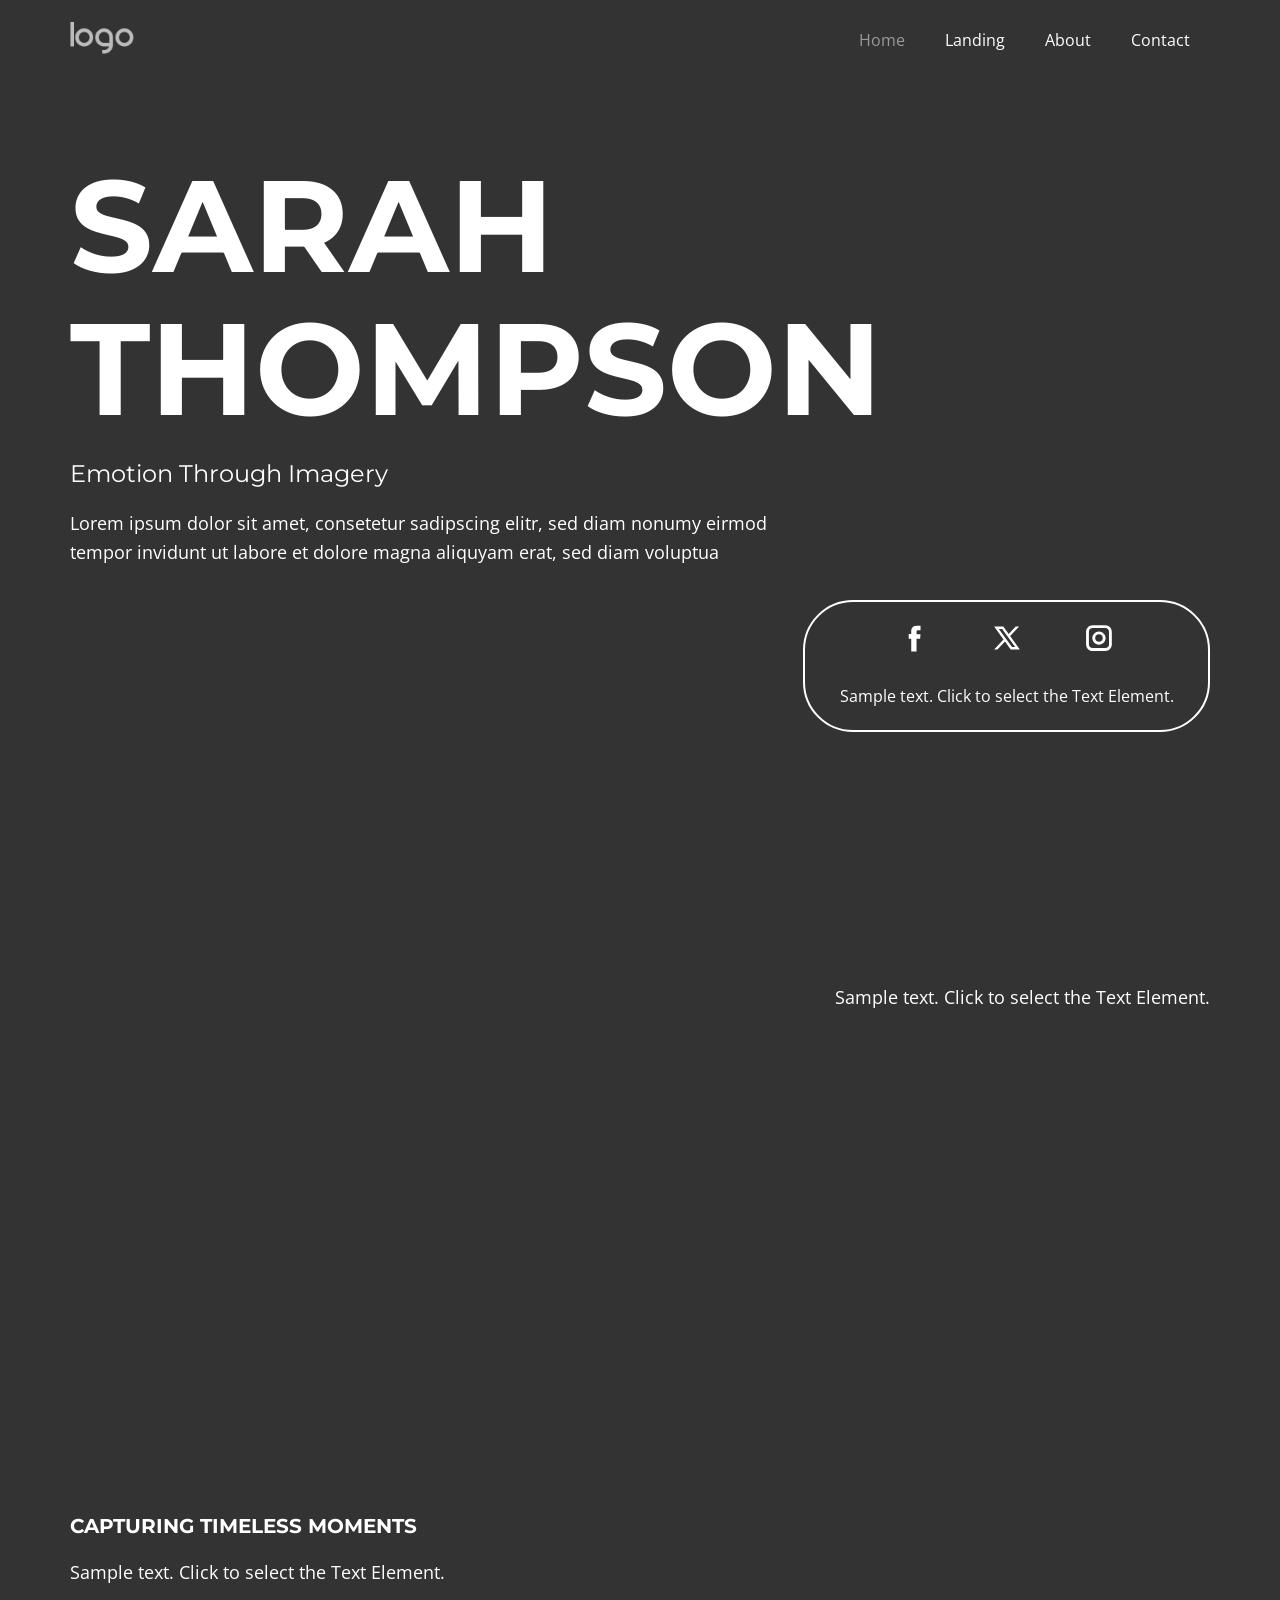
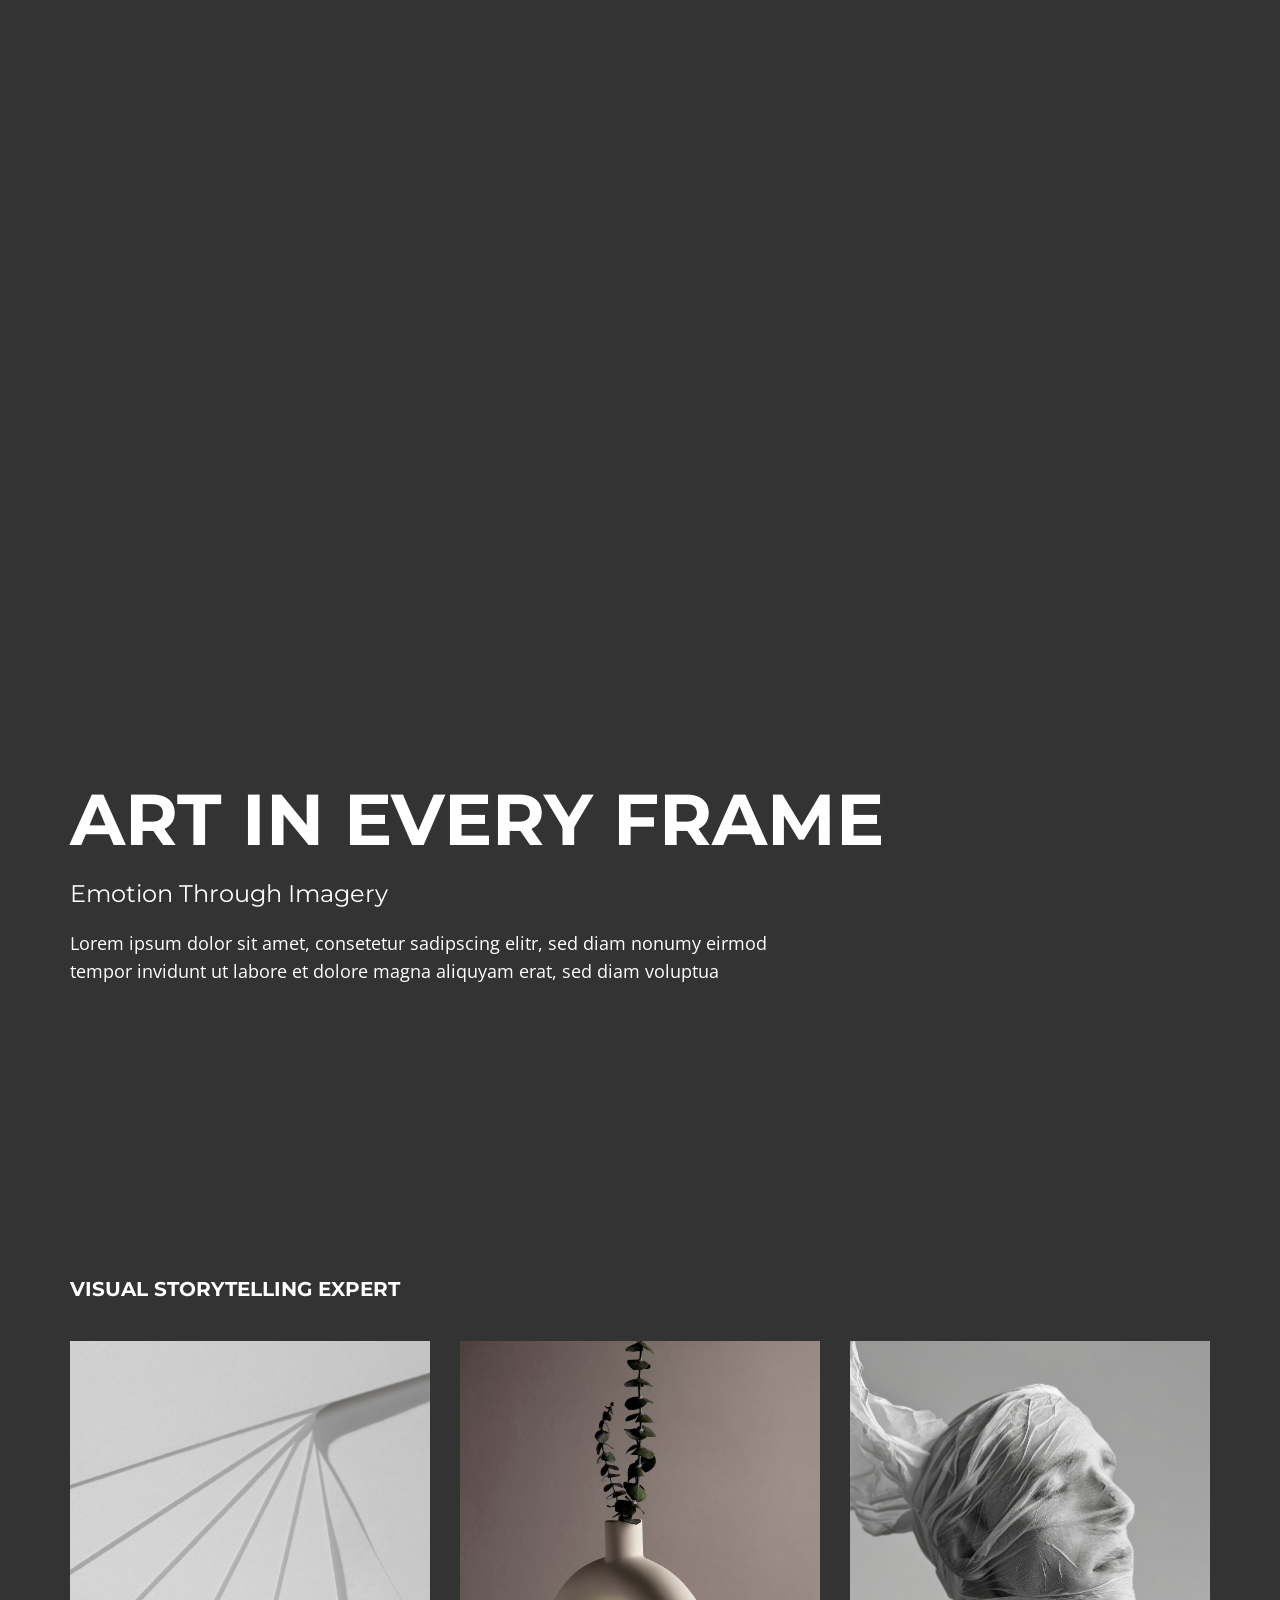
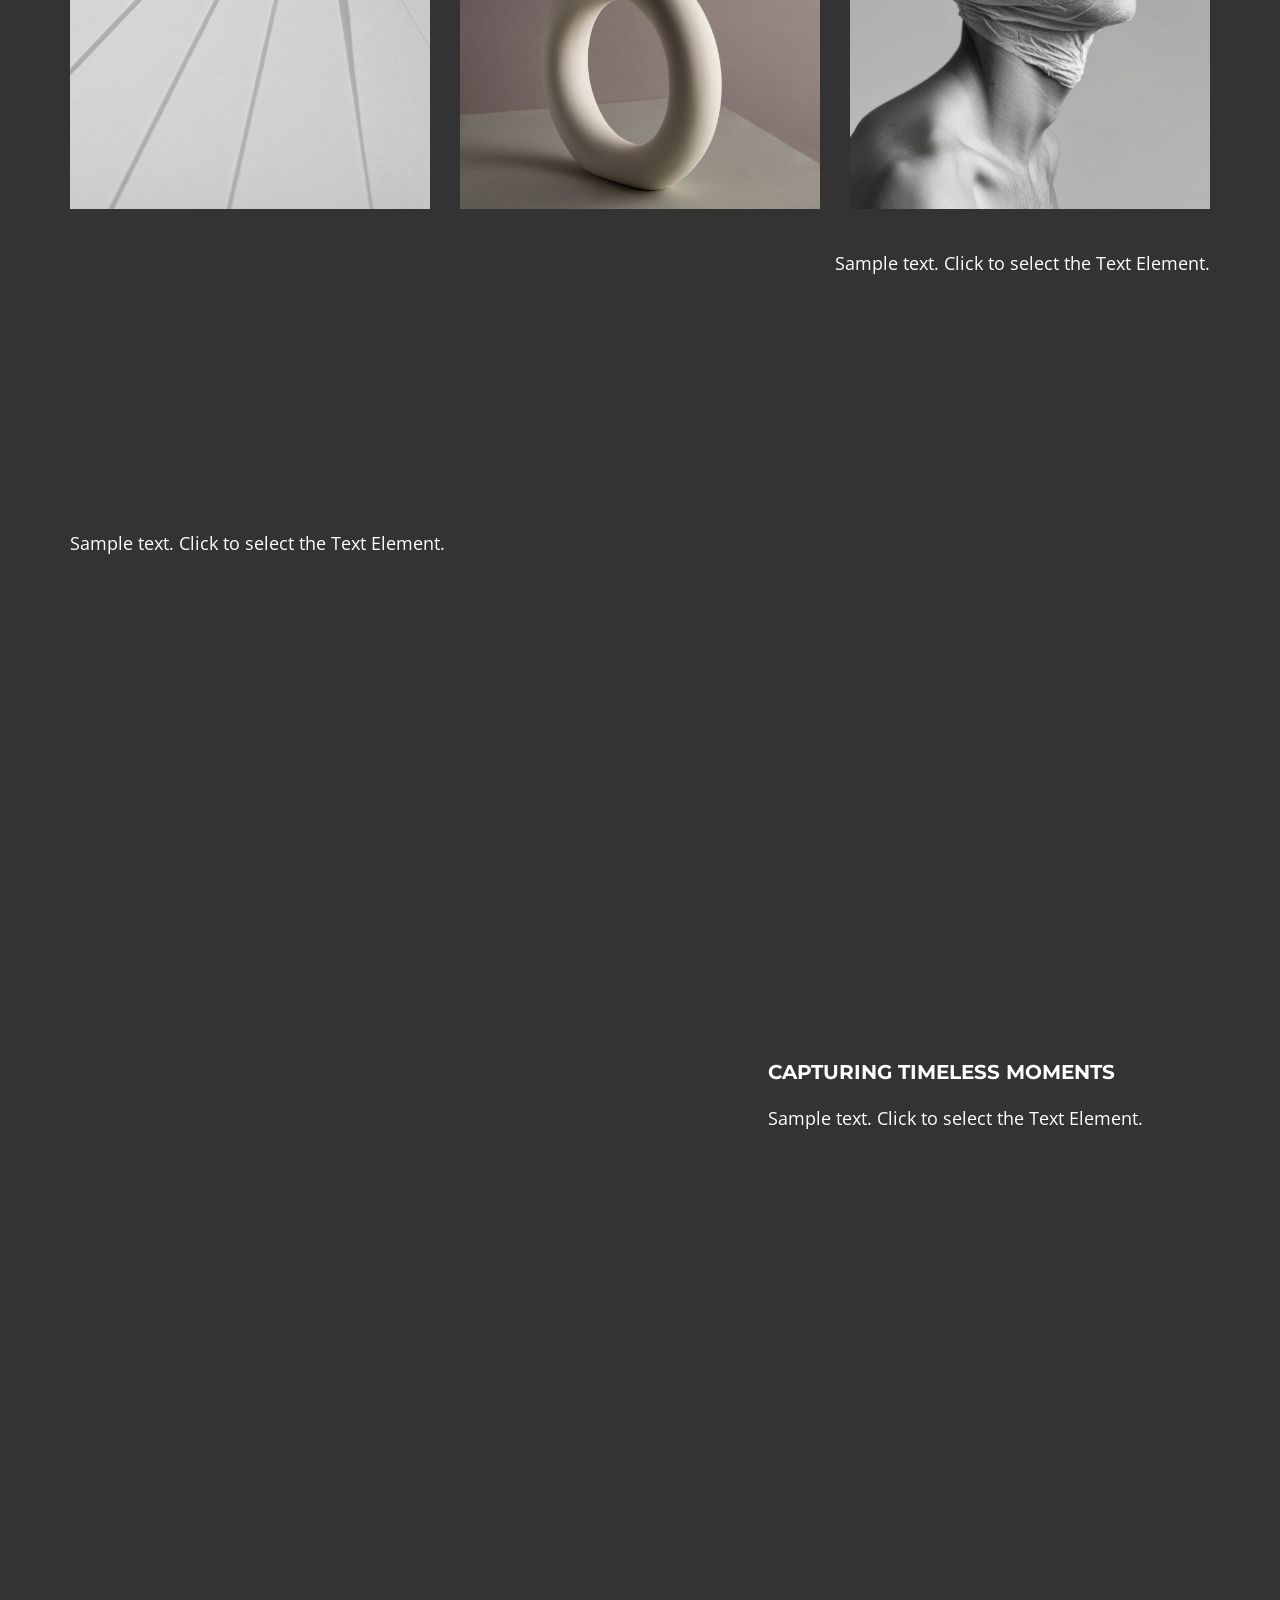
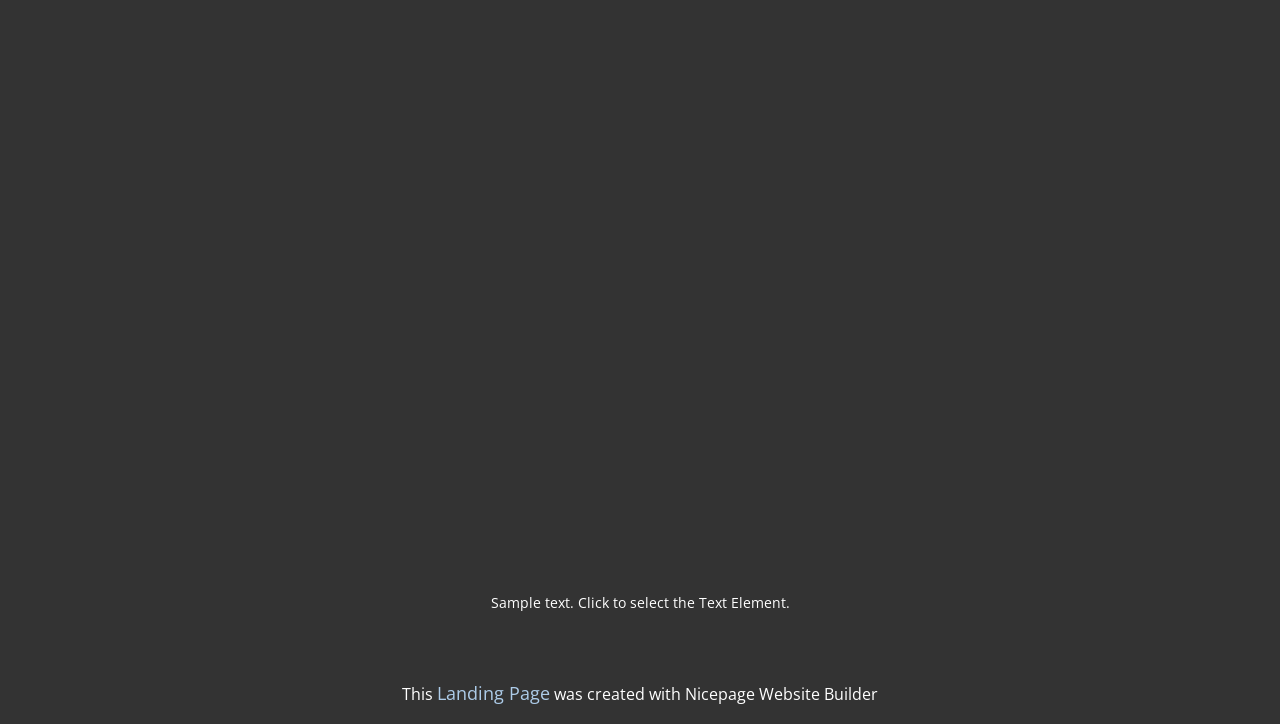
<file: index.html>
<!DOCTYPE html>
<html style="font-size: 16px;" lang="en"><head>
    <meta name="viewport" content="width=device-width, initial-scale=1.0">
    <meta charset="utf-8">
    <meta name="keywords" content="​Sarah Thompson, ​Art in Every Frame">
    <meta name="description" content="">
    <title>Home</title>
    <link rel="stylesheet" href="nicepage.css" media="screen">
<link rel="stylesheet" href="index.css" media="screen">
    <script class="u-script" type="text/javascript" src="jquery.js" defer=""></script>
    <script class="u-script" type="text/javascript" src="nicepage.js" defer=""></script>
    <meta name="generator" content="Nicepage 8.4.0, nicepage.com">
    
    
    
    
    
    
    
    
    
    
    <link id="u-page-google-font" rel="stylesheet" href="https://fonts.googleapis.com/css2?display=swap&amp;family=Roboto:ital,wght@0,100;0,200;0,300;0,400;0,500;0,600;0,700;0,800;0,900;1,100;1,200;1,300;1,400;1,500;1,600;1,700;1,800;1,900&amp;family=Open+Sans:ital,wght@0,300;0,400;0,500;0,600;0,700;0,800;1,300;1,400;1,500;1,600;1,700;1,800&amp;family=Montserrat:ital,wght@0,100;0,200;0,300;0,400;0,500;0,600;0,700;0,800;0,900;1,100;1,200;1,300;1,400;1,500;1,600;1,700;1,800;1,900">
    <script type="application/ld+json">{
		"@context": "http://schema.org",
		"@type": "Organization",
		"name": "",
		"logo": "images/default-logo.png"
}</script>
    <meta name="theme-color" content="#478ac9">
    <meta property="og:title" content="Home">
    <meta property="og:type" content="website">
  <meta data-intl-tel-input-cdn-path="intlTelInput/"></head>
  <body data-home-page="Home.html" data-home-page-title="Home" data-path-to-root="./" data-include-products="false" class="u-body u-clearfix u-xl-mode" data-lang="en"><header class="u-clearfix u-header" id="sec-2f8a"><div class="u-clearfix u-sheet u-valign-middle u-sheet-1">
        <a href="#" class="u-image u-logo u-image-1">
          <img src="images/default-logo.png" class="u-logo-image u-logo-image-1">
        </a>
        <nav class="u-menu u-menu-one-level u-offcanvas u-menu-1" role="navigation" aria-label="Menu navigation">
          <div class="menu-collapse" style="font-size: 1rem; letter-spacing: 0px;">
            <a class="u-button-style u-custom-left-right-menu-spacing u-custom-padding-bottom u-custom-text-active-color u-custom-text-hover-color u-custom-top-bottom-menu-spacing u-hamburger-link u-nav-link u-text-active-palette-1-base u-text-hover-palette-2-base" href="#" tabindex="-1" aria-label="Open menu" aria-controls="a94c">
              <svg class="u-svg-link" viewBox="0 0 24 24"><use xlink:href="#menu-hamburger"></use></svg>
              <svg class="u-svg-content" version="1.1" id="menu-hamburger" viewBox="0 0 16 16" x="0px" y="0px" xmlns:xlink="http://www.w3.org/1999/xlink" xmlns="http://www.w3.org/2000/svg"><g><rect y="1" width="16" height="2"></rect><rect y="7" width="16" height="2"></rect><rect y="13" width="16" height="2"></rect>
</g></svg>
            </a>
          </div>
          <div class="u-custom-menu u-nav-container">
            <ul class="u-nav u-unstyled u-nav-1" role="menubar"><li class="u-nav-item" role="none"><a class="u-button-style u-nav-link u-text-active-grey-40 u-text-hover-grey-50 u-nav-link-2" href="./" role="menuitem">Home</a>
</li><li class="u-nav-item" role="none"><a class="u-button-style u-nav-link u-text-active-grey-40 u-text-hover-grey-50 u-nav-link-2" href="Landing.html" role="menuitem">Landing</a>
</li><li class="u-nav-item" role="none"><a class="u-button-style u-nav-link u-text-active-grey-40 u-text-hover-grey-50 u-nav-link-2" href="About.html" role="menuitem">About</a>
</li><li class="u-nav-item" role="none"><a class="u-button-style u-nav-link u-text-active-grey-40 u-text-hover-grey-50 u-nav-link-2" href="Contact.html" role="menuitem">Contact</a>
</li></ul>
          </div>
          <div class="u-custom-menu u-nav-container-collapse" id="a94c" role="region" aria-label="Menu panel">
            <div class="u-black u-container-style u-inner-container-layout u-opacity u-opacity-95 u-sidenav">
              <div class="u-inner-container-layout u-sidenav-overflow">
                <div class="u-menu-close" tabindex="-1" aria-label="Close menu"></div>
                <ul class="u-align-center u-nav u-popupmenu-items u-unstyled u-nav-2"><li class="u-nav-item"><a class="u-button-style u-nav-link" href="./">Home</a>
</li><li class="u-nav-item"><a class="u-button-style u-nav-link" href="Landing.html">Landing</a>
</li><li class="u-nav-item"><a class="u-button-style u-nav-link" href="About.html">About</a>
</li><li class="u-nav-item"><a class="u-button-style u-nav-link" href="Contact.html">Contact</a>
</li></ul>
              </div>
            </div>
            <div class="u-black u-menu-overlay u-opacity u-opacity-70"></div>
          </div>
        </nav>
      </div></header>
    <section class="u-clearfix u-section-1" id="block-1">
      <div class="u-clearfix u-sheet u-sheet-1">
        <h1 class="u-text u-text-default u-text-1" data-animation-name="customAnimationIn" data-animation-duration="2000" data-animation-delay="0"> Sarah <br>Thompson
        </h1>
        <h4 class="u-text u-text-default u-text-2"> Emotion Through Imagery</h4>
        <p class="u-text u-text-3"> Lorem ipsum dolor sit amet, consetetur sadipscing elitr, sed diam nonumy eirmod tempor invidunt ut labore et dolore magna aliquyam erat, sed diam voluptua</p>
        <div class="u-align-center u-border-2 u-border-white u-container-align-center u-container-style u-group u-radius u-shape-round u-group-1" data-animation-name="customAnimationIn" data-animation-duration="2000" data-animation-delay="0">
          <div class="u-container-layout u-container-layout-1">
            <div class="u-social-icons u-social-icons-1">
              <a class="u-social-url" title="facebook" target="_blank" href="https://facebook.com/name"><span class="u-icon u-social-facebook u-social-icon u-text-white u-icon-1"><svg class="u-svg-link" preserveAspectRatio="xMidYMin slice" viewBox="0 0 112 112" style=""><use xlink:href="#svg-cc61"></use></svg><svg class="u-svg-content" viewBox="0 0 112 112" x="0" y="0" id="svg-cc61"><path fill="currentColor" d="M75.5,28.8H65.4c-1.5,0-4,0.9-4,4.3v9.4h13.9l-1.5,15.8H61.4v45.1H42.8V58.3h-8.8V42.4h8.8V32.2
c0-7.4,3.4-18.8,18.8-18.8h13.8v15.4H75.5z"></path></svg></span>
              </a>
              <a class="u-social-url" title="twitter" target="_blank" href="https://twitter.com/name"><span class="u-icon u-social-icon u-social-twitter u-text-white u-icon-2"><svg class="u-svg-link" preserveAspectRatio="xMidYMin slice" viewBox="0 0 112.2 112.2" style=""><use xlink:href="#svg-1e21"></use></svg><svg class="u-svg-content" viewBox="0 0 112.2 112.2" x="0px" y="0px" id="svg-1e21"><path d="M67.1,49.1L98.6,16h-12L62,42L43.2,16H11l32.8,45.2L11,96h11.6l26.3-27.7L69.1,96H101L67.1,49.1z M55,61.9l-5.1-7L27.5,24.4
	h11.4l17.3,23.8l5.1,7.1l23.4,32.2H73.8L55,61.9z"></path></svg></span>
              </a>
              <a class="u-social-url" title="instagram" target="_blank" href="https://instagram.com/name"><span class="u-icon u-social-icon u-social-instagram u-text-white u-icon-3"><svg class="u-svg-link" preserveAspectRatio="xMidYMin slice" viewBox="0 0 112 112" style=""><use xlink:href="#svg-7e9d"></use></svg><svg class="u-svg-content" viewBox="0 0 112 112" x="0" y="0" id="svg-7e9d"><path fill="currentColor" d="M55.9,32.9c-12.8,0-23.2,10.4-23.2,23.2s10.4,23.2,23.2,23.2s23.2-10.4,23.2-23.2S68.7,32.9,55.9,32.9z
	 M55.9,69.4c-7.4,0-13.3-6-13.3-13.3c-0.1-7.4,6-13.3,13.3-13.3s13.3,6,13.3,13.3C69.3,63.5,63.3,69.4,55.9,69.4z"></path><path fill="currentColor" d="M78.2,11H33.5C21,11,10.8,21.3,10.8,33.7v44.7c0,12.6,10.2,22.8,22.7,22.8h44.7c12.6,0,22.7-10.2,22.7-22.7
	V33.7C100.8,21.1,90.6,11,78.2,11z M91,78.4c0,7.1-5.8,12.8-12.8,12.8H33.5c-7.1,0-12.8-5.8-12.8-12.8V33.7
	c0-7.1,5.8-12.8,12.8-12.8h44.7c7.1,0,12.8,5.8,12.8,12.8V78.4z"></path></svg></span>
              </a>
            </div>
            <p class="u-align-center u-text u-text-4">Sample text. Click to select the Text Element.</p>
          </div>
        </div>
      </div>
    </section>
    <section class="u-clearfix u-section-2" id="block-2">
      <div class="u-clearfix u-sheet u-sheet-1">
        <div class="data-layout-selected u-clearfix u-expanded-width u-layout-wrap u-layout-wrap-1">
          <div class="u-layout">
            <div class="u-layout-row">
              <div class="u-container-style u-layout-cell u-size-24 u-layout-cell-1">
                <div class="u-container-layout u-valign-top u-container-layout-1">
                  <img class="u-image u-image-default u-image-1" src="images/2149253143.jpg" alt="" data-image-width="1000" data-image-height="1500" data-animation-name="customAnimationIn" data-animation-duration="2000" data-animation-delay="0">
                  <h5 class="u-text u-text-1"> Capturing Timeless Moments</h5>
                  <p class="u-text u-text-2">Sample text. Click to select the Text Element.</p>
                </div>
              </div>
              <div class="u-align-right u-container-align-right u-container-style u-layout-cell u-size-36 u-layout-cell-2">
                <div class="u-container-layout u-valign-top-sm u-valign-top-xs u-container-layout-2">
                  <p class="u-text u-text-3">Sample text. Click to select the Text Element.</p>
                  <img class="u-expanded-width u-image u-image-default u-image-2" src="images/147893.jpg" alt="" data-image-width="2000" data-image-height="1333" data-animation-name="fadeIn" data-animation-duration="2000" data-animation-delay="0">
                </div>
              </div>
            </div>
          </div>
        </div>
      </div>
    </section>
    <section class="skrollable u-clearfix u-container-align-center u-image u-parallax u-section-3" data-image-width="2000" data-image-height="1333" id="block-3">
      <div class="u-clearfix u-sheet u-sheet-1"></div>
    </section>
    <section class="u-clearfix u-section-4" id="block-4">
      <div class="u-clearfix u-sheet u-valign-middle u-sheet-1">
        <h2 class="u-text u-text-1"> Art in Every Frame</h2>
        <h4 class="u-text u-text-default u-text-2"> Emotion Through Imagery</h4>
        <p class="u-text u-text-3"> Lorem ipsum dolor sit amet, consetetur sadipscing elitr, sed diam nonumy eirmod tempor invidunt ut labore et dolore magna aliquyam erat, sed diam voluptua</p>
        <div class="u-border-2 u-border-white u-container-align-center u-container-style u-group u-radius u-shape-round u-group-1" data-animation-name="customAnimationIn" data-animation-duration="1000" data-animation-delay="0">
          <div class="u-container-layout u-valign-middle u-container-layout-1">
            <h3 class="u-align-center u-text u-text-default u-text-4">instagram&nbsp;<span class="u-file-icon u-icon u-text-white u-icon-1"><img src="images/5.png" alt=""></span>&nbsp; 
            </h3>
          </div>
        </div>
      </div>
    </section>
    <section class="u-clearfix u-section-5" id="block-5">
      <div class="u-clearfix u-sheet u-sheet-1">
        <h5 class="u-text u-text-default u-text-1"> Visual Storytelling Expert</h5>
        <div class="u-expanded-width u-gallery u-layout-grid u-lightbox u-no-transition u-show-text-none u-gallery-1">
          <div class="u-gallery-inner u-gallery-inner-1">
            <div class="u-effect-hover-zoom u-gallery-item">
              <div class="u-back-slide">
                <img class="u-back-image u-expanded" src="images/2151118338.jpg">
              </div>
              <div class="u-over-slide u-shading u-over-slide-1"></div>
            </div>
            <div class="u-effect-hover-zoom u-gallery-item">
              <div class="u-back-slide">
                <img class="u-back-image u-expanded" src="images/2149334652.jpg">
              </div>
              <div class="u-over-slide u-shading u-over-slide-2"></div>
            </div>
            <div class="u-effect-hover-zoom u-gallery-item">
              <div class="u-back-slide">
                <img class="u-back-image u-expanded" src="images/2151235300.jpg">
              </div>
              <div class="u-over-slide u-shading u-over-slide-3"></div>
            </div>
          </div>
        </div>
        <p class="u-align-right u-text u-text-2">Sample text. Click to select the Text Element.</p>
      </div>
    </section>
    <section class="u-clearfix u-section-6" id="block-6">
      <div class="u-clearfix u-sheet u-sheet-1">
        <div class="data-layout-selected u-clearfix u-expanded-width u-layout-wrap u-layout-wrap-1">
          <div class="u-layout">
            <div class="u-layout-row">
              <div class="u-align-left u-container-align-left u-container-align-right u-container-style u-layout-cell u-size-36 u-layout-cell-1">
                <div class="u-container-layout u-valign-top-sm u-valign-top-xs u-container-layout-1">
                  <p class="u-text u-text-1">Sample text. Click to select the Text Element.</p>
                  <img class="custom-expanded u-expanded-width-lg u-expanded-width-xl u-image u-image-default u-image-1" src="images/2148835342.jpg" alt="" data-image-width="1000" data-image-height="1500" data-animation-name="customAnimationIn" data-animation-duration="2000" data-animation-delay="0">
                </div>
              </div>
              <div class="u-container-style u-layout-cell u-size-24 u-layout-cell-2">
                <div class="u-container-layout u-valign-top-lg u-valign-top-md u-valign-top-xl u-container-layout-2">
                  <img class="u-image u-image-default u-image-2" src="images/2149207908.jpg" alt="" data-image-width="1333" data-image-height="2000" data-animation-name="customAnimationIn" data-animation-duration="2000" data-animation-delay="0">
                  <h5 class="u-text u-text-2"> Capturing Timeless Moments</h5>
                  <p class="u-text u-text-3">Sample text. Click to select the Text Element.</p>
                </div>
              </div>
            </div>
          </div>
        </div>
      </div>
    </section>
    <section class="skrollable u-clearfix u-container-align-center u-image u-parallax u-section-7" data-image-width="2000" data-image-height="1333" id="block-7">
      <div class="u-clearfix u-sheet u-sheet-1"></div>
    </section>
    <section class="u-clearfix u-section-8" id="block-8">
      <div class="u-clearfix u-sheet u-sheet-1">
        <div class="data-layout-selected u-clearfix u-expanded-width u-gutter-30 u-layout-wrap u-layout-wrap-1">
          <div class="u-layout">
            <div class="u-layout-row">
              <div class="u-container-style u-layout-cell u-radius u-shape-round u-size-30 u-layout-cell-1" data-animation-name="customAnimationIn" data-animation-duration="2000" data-animation-delay="0">
                <div class="u-border-2 u-border-white u-container-layout u-valign-middle u-container-layout-1">
                  <h3 class="u-text u-text-default u-text-1">instagram&nbsp;<span class="u-file-icon u-icon u-text-white u-icon-1"><img src="images/5.png" alt=""></span>
                  </h3>
                  <p class="u-text u-text-default u-text-2">Sample text. Click to select the Text Element.</p>
                </div>
              </div>
              <div class="u-container-align-right u-container-style u-layout-cell u-radius u-shape-round u-size-30 u-layout-cell-2" data-animation-name="customAnimationIn" data-animation-duration="2000" data-animation-delay="0">
                <div class="u-border-2 u-border-white u-container-layout u-valign-middle u-container-layout-2">
                  <h3 class="u-align-right u-text u-text-default u-text-3">booking <span class="u-file-icon u-icon u-text-white u-icon-2"><img src="images/5.png" alt=""></span>
                  </h3>
                  <p class="u-align-right u-text u-text-default u-text-4">Sample text. Click to select the Text Element.</p>
                </div>
              </div>
            </div>
          </div>
        </div>
      </div>
    </section>
    
    
    
    <footer class="u-align-center u-clearfix u-container-align-center u-footer" id="sec-3d1c"><div class="u-clearfix u-sheet u-sheet-1">
        <p class="u-small-text u-text u-text-variant u-text-1">Sample text. Click to select the Text Element.</p>
      </div></footer>
    <section class="u-backlink u-clearfix u-grey-80"> This <a href="https://nicepage.com/landing-page">Landing Page</a> was created with Nicepage Website Builder 
    </section>
  
</body></html>
</file>
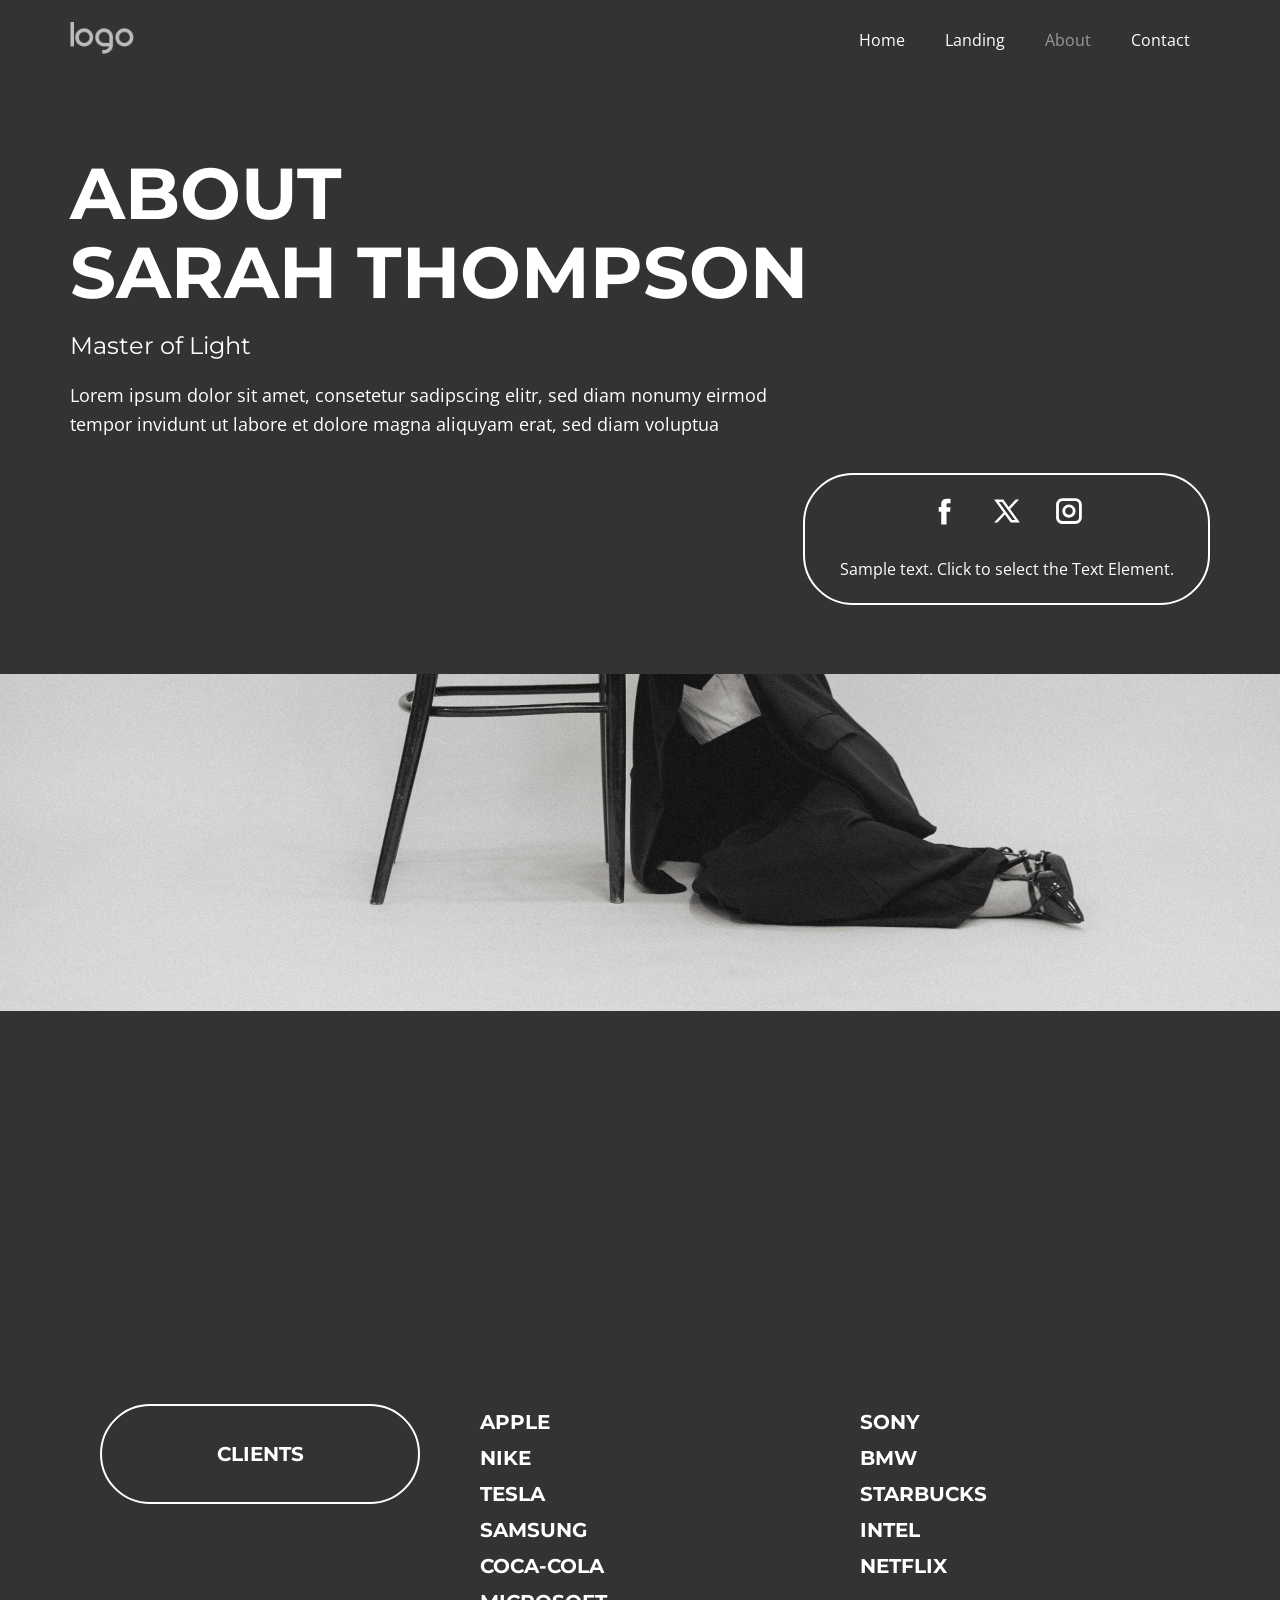
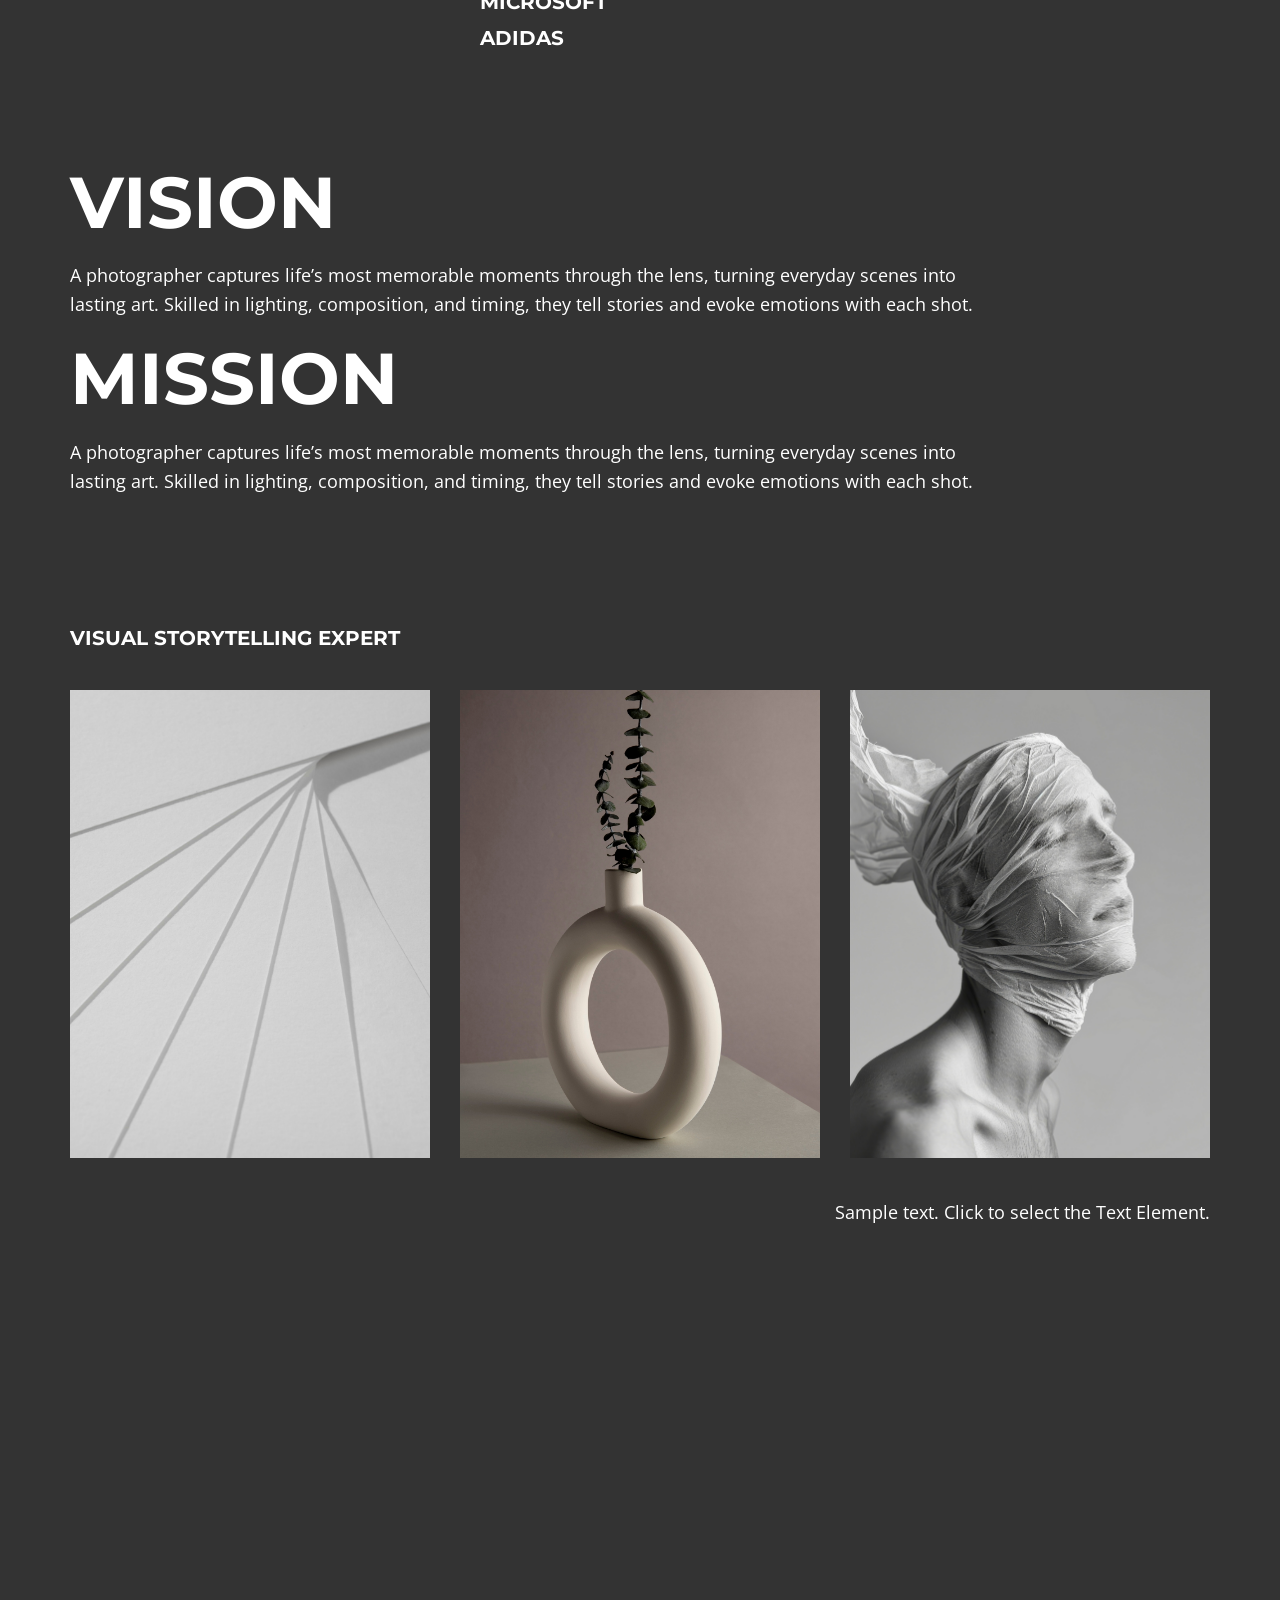
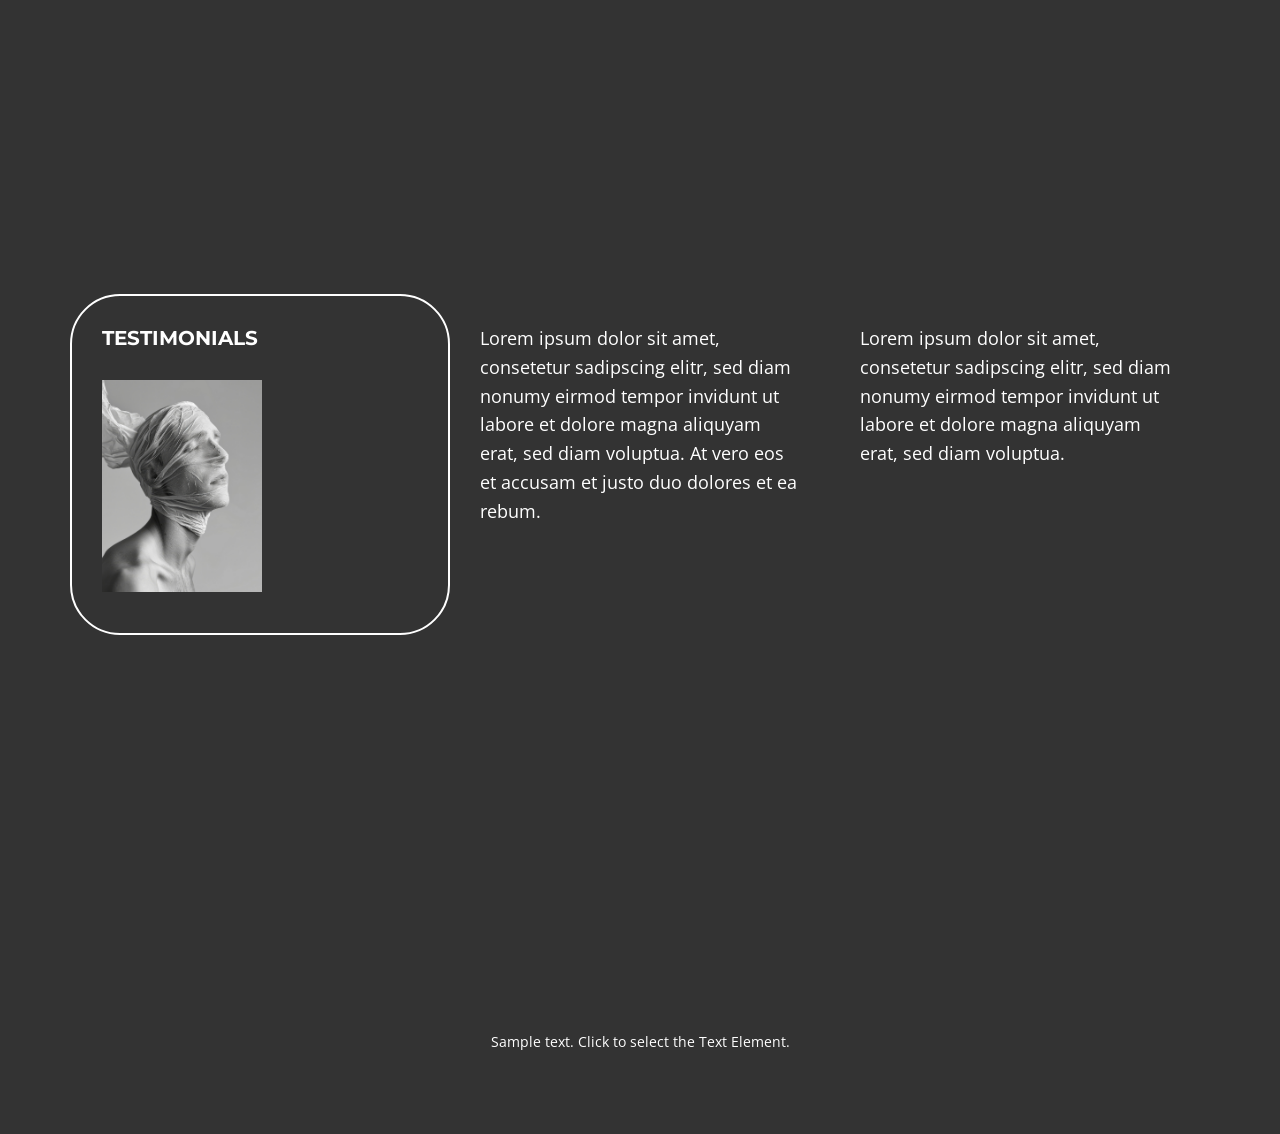
<file: About.html>
<!DOCTYPE html>
<html style="font-size: 16px;" lang="en"><head>
    <meta name="viewport" content="width=device-width, initial-scale=1.0">
    <meta charset="utf-8">
    <meta name="keywords" content="​about Sarah Thompson, vision​, mission">
    <meta name="description" content="">
    <title>About</title>
    <link rel="stylesheet" href="nicepage.css" media="screen">
<link rel="stylesheet" href="About.css" media="screen">
    <script class="u-script" type="text/javascript" src="jquery.js" defer=""></script>
    <script class="u-script" type="text/javascript" src="nicepage.js" defer=""></script>
    <meta name="generator" content="Nicepage 8.4.0, nicepage.com">
    
    
    
    
    
    
    
    
    
    
    <link id="u-page-google-font" rel="stylesheet" href="https://fonts.googleapis.com/css2?display=swap&amp;family=Roboto:ital,wght@0,100;0,200;0,300;0,400;0,500;0,600;0,700;0,800;0,900;1,100;1,200;1,300;1,400;1,500;1,600;1,700;1,800;1,900&amp;family=Open+Sans:ital,wght@0,300;0,400;0,500;0,600;0,700;0,800;1,300;1,400;1,500;1,600;1,700;1,800&amp;family=Montserrat:ital,wght@0,100;0,200;0,300;0,400;0,500;0,600;0,700;0,800;0,900;1,100;1,200;1,300;1,400;1,500;1,600;1,700;1,800;1,900">
    <script type="application/ld+json">{
		"@context": "http://schema.org",
		"@type": "Organization",
		"name": "",
		"logo": "images/default-logo.png"
}</script>
    <meta name="theme-color" content="#478ac9">
    <meta property="og:title" content="About">
    <meta property="og:type" content="website">
  <meta data-intl-tel-input-cdn-path="intlTelInput/"></head>
  <body data-path-to-root="./" data-include-products="false" class="u-body u-xl-mode" data-lang="en"><header class="u-clearfix u-header" id="sec-2f8a"><div class="u-clearfix u-sheet u-valign-middle u-sheet-1">
        <a href="#" class="u-image u-logo u-image-1">
          <img src="images/default-logo.png" class="u-logo-image u-logo-image-1">
        </a>
        <nav class="u-menu u-menu-one-level u-offcanvas u-menu-1" role="navigation" aria-label="Menu navigation">
          <div class="menu-collapse" style="font-size: 1rem; letter-spacing: 0px;">
            <a class="u-button-style u-custom-left-right-menu-spacing u-custom-padding-bottom u-custom-text-active-color u-custom-text-hover-color u-custom-top-bottom-menu-spacing u-hamburger-link u-nav-link u-text-active-palette-1-base u-text-hover-palette-2-base" href="#" tabindex="-1" aria-label="Open menu" aria-controls="a94c">
              <svg class="u-svg-link" viewBox="0 0 24 24"><use xlink:href="#menu-hamburger"></use></svg>
              <svg class="u-svg-content" version="1.1" id="menu-hamburger" viewBox="0 0 16 16" x="0px" y="0px" xmlns:xlink="http://www.w3.org/1999/xlink" xmlns="http://www.w3.org/2000/svg"><g><rect y="1" width="16" height="2"></rect><rect y="7" width="16" height="2"></rect><rect y="13" width="16" height="2"></rect>
</g></svg>
            </a>
          </div>
          <div class="u-custom-menu u-nav-container">
            <ul class="u-nav u-unstyled u-nav-1" role="menubar"><li class="u-nav-item" role="none"><a class="u-button-style u-nav-link u-text-active-grey-40 u-text-hover-grey-50 u-nav-link-2" href="./" role="menuitem">Home</a>
</li><li class="u-nav-item" role="none"><a class="u-button-style u-nav-link u-text-active-grey-40 u-text-hover-grey-50 u-nav-link-2" href="Landing.html" role="menuitem">Landing</a>
</li><li class="u-nav-item" role="none"><a class="u-button-style u-nav-link u-text-active-grey-40 u-text-hover-grey-50 u-nav-link-2" href="About.html" role="menuitem">About</a>
</li><li class="u-nav-item" role="none"><a class="u-button-style u-nav-link u-text-active-grey-40 u-text-hover-grey-50 u-nav-link-2" href="Contact.html" role="menuitem">Contact</a>
</li></ul>
          </div>
          <div class="u-custom-menu u-nav-container-collapse" id="a94c" role="region" aria-label="Menu panel">
            <div class="u-black u-container-style u-inner-container-layout u-opacity u-opacity-95 u-sidenav">
              <div class="u-inner-container-layout u-sidenav-overflow">
                <div class="u-menu-close" tabindex="-1" aria-label="Close menu"></div>
                <ul class="u-align-center u-nav u-popupmenu-items u-unstyled u-nav-2"><li class="u-nav-item"><a class="u-button-style u-nav-link" href="./">Home</a>
</li><li class="u-nav-item"><a class="u-button-style u-nav-link" href="Landing.html">Landing</a>
</li><li class="u-nav-item"><a class="u-button-style u-nav-link" href="About.html">About</a>
</li><li class="u-nav-item"><a class="u-button-style u-nav-link" href="Contact.html">Contact</a>
</li></ul>
              </div>
            </div>
            <div class="u-black u-menu-overlay u-opacity u-opacity-70"></div>
          </div>
        </nav>
      </div></header>
    <section class="u-clearfix u-section-1" id="block-1">
      <div class="u-clearfix u-sheet u-sheet-1">
        <h2 class="u-text u-text-1" data-animation-name="customAnimationIn" data-animation-duration="2000" data-animation-delay="0"> about <br>Sarah Thompson
        </h2>
        <h4 class="u-text u-text-default u-text-2"> Master of Light</h4>
        <p class="u-text u-text-3"> Lorem ipsum dolor sit amet, consetetur sadipscing elitr, sed diam nonumy eirmod tempor invidunt ut labore et dolore magna aliquyam erat, sed diam voluptua</p>
        <div class="u-align-center u-border-2 u-border-white u-container-align-center u-container-style u-group u-radius u-shape-round u-group-1" data-animation-name="customAnimationIn" data-animation-duration="2000" data-animation-delay="0">
          <div class="u-container-layout u-container-layout-1">
            <div class="u-social-icons u-spacing-30 u-social-icons-1">
              <a class="u-social-url" title="facebook" target="_blank" href="https://facebook.com/name"><span class="u-icon u-social-facebook u-social-icon u-text-white u-icon-1"><svg class="u-svg-link" preserveAspectRatio="xMidYMin slice" viewBox="0 0 112 112" style=""><use xlink:href="#svg-cc61"></use></svg><svg class="u-svg-content" viewBox="0 0 112 112" x="0" y="0" id="svg-cc61"><path fill="currentColor" d="M75.5,28.8H65.4c-1.5,0-4,0.9-4,4.3v9.4h13.9l-1.5,15.8H61.4v45.1H42.8V58.3h-8.8V42.4h8.8V32.2
c0-7.4,3.4-18.8,18.8-18.8h13.8v15.4H75.5z"></path></svg></span>
              </a>
              <a class="u-social-url" title="twitter" target="_blank" href="https://twitter.com/name"><span class="u-icon u-social-icon u-social-twitter u-text-white u-icon-2"><svg class="u-svg-link" preserveAspectRatio="xMidYMin slice" viewBox="0 0 112.2 112.2" style=""><use xlink:href="#svg-1e21"></use></svg><svg class="u-svg-content" viewBox="0 0 112.2 112.2" x="0px" y="0px" id="svg-1e21"><path d="M67.1,49.1L98.6,16h-12L62,42L43.2,16H11l32.8,45.2L11,96h11.6l26.3-27.7L69.1,96H101L67.1,49.1z M55,61.9l-5.1-7L27.5,24.4
	h11.4l17.3,23.8l5.1,7.1l23.4,32.2H73.8L55,61.9z"></path></svg></span>
              </a>
              <a class="u-social-url" title="instagram" target="_blank" href="https://instagram.com/name"><span class="u-icon u-social-icon u-social-instagram u-text-white u-icon-3"><svg class="u-svg-link" preserveAspectRatio="xMidYMin slice" viewBox="0 0 112 112" style=""><use xlink:href="#svg-7e9d"></use></svg><svg class="u-svg-content" viewBox="0 0 112 112" x="0" y="0" id="svg-7e9d"><path fill="currentColor" d="M55.9,32.9c-12.8,0-23.2,10.4-23.2,23.2s10.4,23.2,23.2,23.2s23.2-10.4,23.2-23.2S68.7,32.9,55.9,32.9z
	 M55.9,69.4c-7.4,0-13.3-6-13.3-13.3c-0.1-7.4,6-13.3,13.3-13.3s13.3,6,13.3,13.3C69.3,63.5,63.3,69.4,55.9,69.4z"></path><path fill="currentColor" d="M78.2,11H33.5C21,11,10.8,21.3,10.8,33.7v44.7c0,12.6,10.2,22.8,22.7,22.8h44.7c12.6,0,22.7-10.2,22.7-22.7
	V33.7C100.8,21.1,90.6,11,78.2,11z M91,78.4c0,7.1-5.8,12.8-12.8,12.8H33.5c-7.1,0-12.8-5.8-12.8-12.8V33.7
	c0-7.1,5.8-12.8,12.8-12.8h44.7c7.1,0,12.8,5.8,12.8,12.8V78.4z"></path></svg></span>
              </a>
            </div>
            <p class="u-align-center u-text u-text-4">Sample text. Click to select the Text Element.</p>
          </div>
        </div>
      </div>
    </section>
    <section class="skrollable u-clearfix u-image u-parallax u-section-2" data-image-width="4307" data-image-height="3490" id="block-2">
      <div class="u-clearfix u-sheet u-sheet-1"></div>
    </section>
    <section class="u-clearfix u-section-3" id="block-3">
      <div class="u-clearfix u-sheet u-sheet-1">
        <div class="data-layout-selected u-clearfix u-expanded-width u-layout-wrap u-layout-wrap-1">
          <div class="u-layout">
            <div class="u-layout-row">
              <div class="u-container-align-center u-container-style u-layout-cell u-size-20 u-layout-cell-1">
                <div class="u-container-layout u-container-layout-1">
                  <div class="u-border-2 u-border-white u-container-align-center u-container-style u-expanded-width u-group u-radius u-shape-round u-group-1">
                    <div class="u-container-layout u-valign-middle u-container-layout-2">
                      <h5 class="u-align-center u-text u-text-default u-text-1">clients </h5>
                    </div>
                  </div>
                </div>
              </div>
              <div class="u-container-style u-layout-cell u-size-20 u-layout-cell-2">
                <div class="u-container-layout u-container-layout-3">
                  <h5 class="u-text u-text-2"> Apple<br>Nike<br>Tesla<br>Samsung<br>Coca-Cola<br>Microsoft<br>Adidas
                  </h5>
                </div>
              </div>
              <div class="u-container-style u-layout-cell u-size-20 u-layout-cell-3">
                <div class="u-container-layout u-container-layout-4">
                  <h5 class="u-text u-text-3"> Sony<br>BMW<br>Starbucks<br>Intel<br>Netflix
                  </h5>
                </div>
              </div>
            </div>
          </div>
        </div>
      </div>
    </section>
    <section class="u-clearfix u-container-align-left u-section-4" id="block-4">
      <div class="u-clearfix u-sheet u-valign-middle u-sheet-1">
        <h2 class="u-align-left u-text u-text-default u-text-1">vision </h2>
        <p class="u-align-left u-text u-text-2"> A photographer captures life’s most memorable moments through the lens, turning everyday scenes into lasting art. Skilled in lighting, composition, and timing, they tell stories and evoke emotions with each shot.</p>
        <h2 class="u-align-left u-text u-text-3">mission</h2>
        <p class="u-align-left u-text u-text-4"> A photographer captures life’s most memorable moments through the lens, turning everyday scenes into lasting art. Skilled in lighting, composition, and timing, they tell stories and evoke emotions with each shot.</p>
      </div>
    </section>
    <section class="u-clearfix u-section-5" id="block-5">
      <div class="u-clearfix u-sheet u-sheet-1">
        <h5 class="u-text u-text-default u-text-1"> Visual Storytelling Expert</h5>
        <div class="u-expanded-width u-gallery u-layout-grid u-lightbox u-no-transition u-show-text-none u-gallery-1">
          <div class="u-gallery-inner u-gallery-inner-1">
            <div class="u-effect-hover-zoom u-gallery-item">
              <div class="u-back-slide">
                <img class="u-back-image u-expanded" src="images/2151118338.jpg">
              </div>
              <div class="u-over-slide u-shading u-over-slide-1"></div>
            </div>
            <div class="u-effect-hover-zoom u-gallery-item">
              <div class="u-back-slide">
                <img class="u-back-image u-expanded" src="images/2149334652.jpg">
              </div>
              <div class="u-over-slide u-shading u-over-slide-2"></div>
            </div>
            <div class="u-effect-hover-zoom u-gallery-item">
              <div class="u-back-slide">
                <img class="u-back-image u-expanded" src="images/2151235300.jpg">
              </div>
              <div class="u-over-slide u-shading u-over-slide-3"></div>
            </div>
          </div>
        </div>
        <p class="u-align-right u-text u-text-2">Sample text. Click to select the Text Element.</p>
      </div>
    </section>
    <section class="skrollable u-clearfix u-container-align-center u-image u-parallax u-section-6" data-image-width="2000" data-image-height="1333" id="block-6">
      <div class="u-clearfix u-sheet u-sheet-1"></div>
    </section>
    <section class="u-clearfix u-section-7" id="block-7">
      <div class="u-clearfix u-sheet u-sheet-1">
        <div class="data-layout-selected u-clearfix u-expanded-width u-layout-wrap u-layout-wrap-1">
          <div class="u-layout">
            <div class="u-layout-row">
              <div class="u-container-style u-layout-cell u-radius u-shape-round u-size-20 u-layout-cell-1">
                <div class="u-border-2 u-border-white u-container-layout u-container-layout-1">
                  <h5 class="u-text u-text-default u-text-1">testimonials</h5>
                  <img class="u-image u-image-default u-image-1" src="images/2151235300.jpg" alt="" data-image-width="1506" data-image-height="2000">
                </div>
              </div>
              <div class="u-container-style u-layout-cell u-size-20 u-layout-cell-2">
                <div class="u-container-layout u-container-layout-2">
                  <p class="u-text u-text-default u-text-2"> Lorem ipsum dolor sit amet, consetetur sadipscing elitr, sed diam nonumy eirmod tempor invidunt ut labore et dolore magna aliquyam erat, sed diam voluptua. At vero eos et accusam et justo duo dolores et ea rebum.</p>
                </div>
              </div>
              <div class="u-container-style u-layout-cell u-size-20 u-layout-cell-3">
                <div class="u-container-layout u-container-layout-3">
                  <p class="u-text u-text-default u-text-3"> Lorem ipsum dolor sit amet, consetetur sadipscing elitr, sed diam nonumy eirmod tempor invidunt ut labore et dolore magna aliquyam erat, sed diam voluptua. <br>
                  </p>
                </div>
              </div>
            </div>
          </div>
        </div>
      </div>
    </section>
    <section class="u-clearfix u-section-8" id="block-8">
      <div class="u-clearfix u-sheet u-sheet-1">
        <div class="data-layout-selected u-clearfix u-expanded-width u-gutter-30 u-layout-wrap u-layout-wrap-1">
          <div class="u-layout">
            <div class="u-layout-row">
              <div class="u-container-style u-layout-cell u-radius u-shape-round u-size-30 u-layout-cell-1" data-animation-name="customAnimationIn" data-animation-duration="2000" data-animation-delay="0">
                <div class="u-border-2 u-border-white u-container-layout u-valign-middle u-container-layout-1">
                  <h3 class="u-text u-text-default u-text-1">instagram&nbsp;<span class="u-file-icon u-icon u-text-white u-icon-1"><img src="images/5.png" alt=""></span>
                  </h3>
                  <p class="u-text u-text-default u-text-2">Sample text. Click to select the Text Element.</p>
                </div>
              </div>
              <div class="u-container-align-right u-container-style u-layout-cell u-radius u-shape-round u-size-30 u-layout-cell-2" data-animation-name="customAnimationIn" data-animation-duration="2000" data-animation-delay="0">
                <div class="u-border-2 u-border-white u-container-layout u-valign-middle u-container-layout-2">
                  <h3 class="u-align-right u-text u-text-default u-text-3">booking <span class="u-file-icon u-icon u-text-white u-icon-2"><img src="images/5.png" alt=""></span>
                  </h3>
                  <p class="u-align-right u-text u-text-default u-text-4">Sample text. Click to select the Text Element.</p>
                </div>
              </div>
            </div>
          </div>
        </div>
      </div>
    </section>
    
    
    
    <footer class="u-align-center u-clearfix u-container-align-center u-footer" id="sec-3d1c"><div class="u-clearfix u-sheet u-sheet-1">
        <p class="u-small-text u-text u-text-variant u-text-1">Sample text. Click to select the Text Element.</p>
      </div></footer>
    <section class="u-backlink u-clearfix u-grey-80"></section>
  
</body></html>
</file>
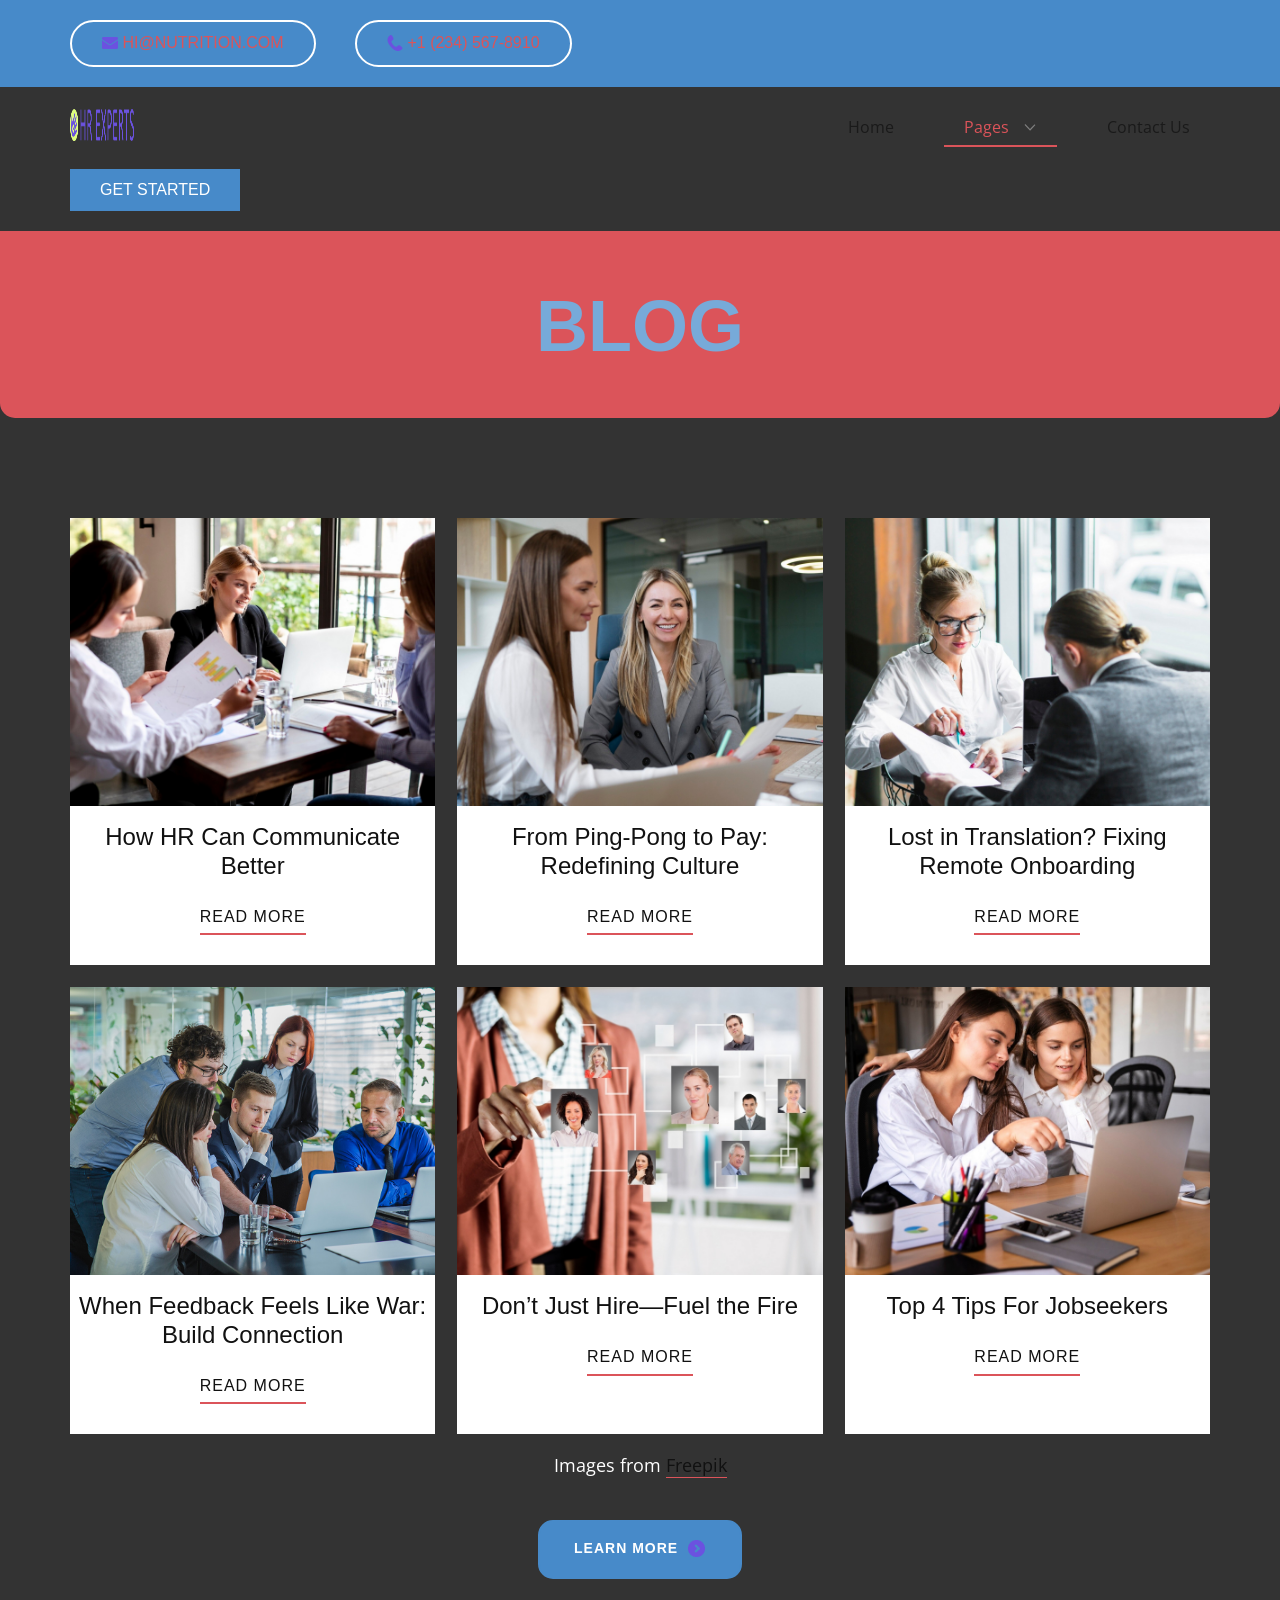
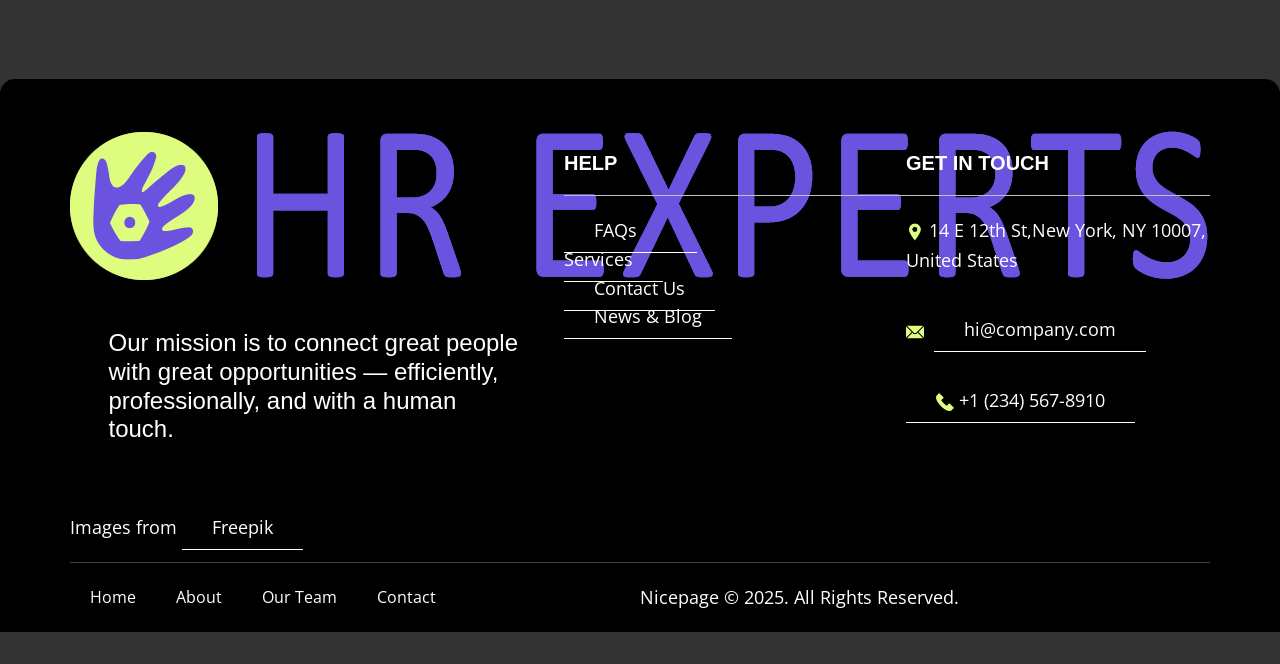
<file: Blog.html>
<!DOCTYPE html>
<html style="font-size: 16px;" lang="en"><head>
    <meta name="viewport" content="width=device-width, initial-scale=1.0">
    <meta charset="utf-8">
    <meta name="keywords" content="Blog">
    <meta name="description" content="">
    <title>Blog</title>
    <link rel="stylesheet" href="nicepage.css" media="screen">
<link rel="stylesheet" href="Blog.css" media="screen">
    <script class="u-script" type="text/javascript" src="jquery.js" defer=""></script>
    <script class="u-script" type="text/javascript" src="nicepage.js" defer=""></script>
    <meta name="generator" content="Nicepage 8.4.0, nicepage.com">
    
    
    
    
    
    
    <link id="u-page-google-font" rel="stylesheet" href="https://fonts.googleapis.com/css2?display=swap&amp;family=Open+Sans:ital,wght@0,300;0,400;0,500;0,600;0,700;0,800;1,300;1,400;1,500;1,600;1,700;1,800&amp;family=Bricolage+Grotesque:wght@200;300;400;500;600;700;800">
    <script type="application/ld+json">{
		"@context": "http://schema.org",
		"@type": "Organization",
		"name": "",
		"logo": "images/hr-logo.png",
		"sameAs": [
				"https://facebook.com/name",
				"https://twitter.com/name",
				"https://instagram.com/name",
				"https://facebook.com/name",
				"https://twitter.com/name",
				"https://instagram.com/name"
		]
}</script>
    <meta name="theme-color" content="#defd7f">
    <meta name="twitter:site" content="@">
    <meta name="twitter:card" content="summary_large_image">
    <meta name="twitter:title" content="Blog">
    <meta name="twitter:description" content="">
    <meta property="og:title" content="Blog">
    <meta property="og:type" content="website">
  <meta data-intl-tel-input-cdn-path="intlTelInput/"></head>
  <body data-path-to-root="./" data-include-products="false" class="u-body u-xl-mode" data-lang="en"><header class="u-border-no-bottom u-border-no-left u-border-no-right u-border-no-top u-clearfix u-header u-section-row-container" id="header" style="background-image: none"><div class="u-section-rows">
        <div class="u-clearfix u-palette-1-base u-section-row u-section-row-1">
          <div class="u-clearfix u-sheet u-valign-middle-sm u-valign-middle-xs u-sheet-1">
            <div class="data-layout-selected u-clearfix u-expanded-width u-gutter-0 u-layout-custom-sm u-layout-custom-xs u-layout-wrap u-layout-wrap-1">
              <div class="u-gutter-0 u-layout">
                <div class="u-layout-row">
                  <div class="u-container-align-left u-container-style u-layout-cell u-shape-rectangle u-size-15-lg u-size-15-md u-size-15-xl u-size-30-sm u-size-30-xs u-layout-cell-1">
                    <div class="u-container-layout u-valign-middle u-container-layout-1">
                      <a href="mailto:hi@car.repair.com" class="u-active-none u-align-left u-border-active-palette-1-base u-border-hover-white u-btn u-button-link u-button-style u-hover-none u-none u-text-active-palette-2-dark-3 u-text-hover-palette-2-dark-3 u-text-palette-2-base u-btn-1" data-animation-name="" data-animation-duration="0" data-animation-delay="0" data-animation-direction=""><span class="u-file-icon u-icon u-text-palette-2-base u-icon-1"><img src="images/2099199-a014f34f.png" alt=""></span>&nbsp;hi@nutrition.com
                      </a>
                    </div>
                  </div>
                  <div class="u-container-align-left u-container-style u-layout-cell u-shape-rectangle u-size-17-lg u-size-17-md u-size-17-xl u-size-30-sm u-size-30-xs u-layout-cell-2">
                    <div class="u-container-layout u-valign-middle u-container-layout-2">
                      <a href="tel:+12345678910" class="u-active-none u-align-left u-border-active-palette-1-base u-border-hover-white u-btn u-button-link u-button-style u-hover-none u-none u-text-active-palette-2-dark-3 u-text-hover-palette-2-dark-3 u-text-palette-2-base u-btn-2" data-animation-name="" data-animation-duration="0" data-animation-delay="0" data-animation-direction=""><span class="u-file-icon u-icon u-text-palette-2-base"><img src="images/1257-2ae193ba.png" alt=""></span>&nbsp;​+1 (234) 567-8910
                      </a>
                    </div>
                  </div>
                  <div class="u-container-style u-hidden-sm u-hidden-xs u-layout-cell u-shape-rectangle u-size-16-md u-size-18-lg u-size-18-xl u-size-30-sm u-size-30-xs u-layout-cell-3">
                    <div class="u-container-layout u-container-layout-3"></div>
                  </div>
                  <div class="u-container-align-left-sm u-container-align-left-xs u-container-align-right-lg u-container-align-right-md u-container-align-right-xl u-container-style u-layout-cell u-size-10-lg u-size-10-xl u-size-12-md u-size-30-sm u-size-30-xs u-layout-cell-4">
                    <div class="u-container-layout u-valign-middle u-container-layout-4">
                      <div class="u-social-icons u-social-icons-1">
                        <a class="u-social-url" title="facebook" target="_blank" href="https://facebook.com/name"><span class="u-icon u-social-facebook u-social-icon u-text-palette-2-base u-icon-3"><svg class="u-svg-link" preserveAspectRatio="xMidYMin slice" viewBox="0 0 112 112" style=""><use xlink:href="#svg-e935"></use></svg><svg class="u-svg-content" viewBox="0 0 112 112" x="0" y="0" id="svg-e935"><path fill="currentColor" d="M75.5,28.8H65.4c-1.5,0-4,0.9-4,4.3v9.4h13.9l-1.5,15.8H61.4v45.1H42.8V58.3h-8.8V42.4h8.8V32.2
c0-7.4,3.4-18.8,18.8-18.8h13.8v15.4H75.5z"></path></svg></span>
                        </a>
                        <a class="u-social-url" title="twitter" target="_blank" href="https://twitter.com/name"><span class="u-icon u-social-icon u-social-twitter u-text-palette-2-base u-icon-4"><svg class="u-svg-link" preserveAspectRatio="xMidYMin slice" viewBox="0 0 112.2 112.2" style=""><use xlink:href="#svg-b4b3"></use></svg><svg class="u-svg-content" viewBox="0 0 112.2 112.2" x="0px" y="0px" id="svg-b4b3"><path d="M67.1,49.1L98.6,16h-12L62,42L43.2,16H11l32.8,45.2L11,96h11.6l26.3-27.7L69.1,96H101L67.1,49.1z M55,61.9l-5.1-7L27.5,24.4
	h11.4l17.3,23.8l5.1,7.1l23.4,32.2H73.8L55,61.9z"></path></svg></span>
                        </a>
                        <a class="u-social-url" title="instagram" target="_blank" href="https://instagram.com/name"><span class="u-icon u-social-icon u-social-instagram u-text-palette-2-base u-icon-5"><svg class="u-svg-link" preserveAspectRatio="xMidYMin slice" viewBox="0 0 112 112" style=""><use xlink:href="#svg-f50c"></use></svg><svg class="u-svg-content" viewBox="0 0 112 112" x="0" y="0" id="svg-f50c"><path fill="currentColor" d="M55.9,32.9c-12.8,0-23.2,10.4-23.2,23.2s10.4,23.2,23.2,23.2s23.2-10.4,23.2-23.2S68.7,32.9,55.9,32.9z
	 M55.9,69.4c-7.4,0-13.3-6-13.3-13.3c-0.1-7.4,6-13.3,13.3-13.3s13.3,6,13.3,13.3C69.3,63.5,63.3,69.4,55.9,69.4z"></path><path fill="currentColor" d="M78.2,11H33.5C21,11,10.8,21.3,10.8,33.7v44.7c0,12.6,10.2,22.8,22.7,22.8h44.7c12.6,0,22.7-10.2,22.7-22.7
	V33.7C100.8,21.1,90.6,11,78.2,11z M91,78.4c0,7.1-5.8,12.8-12.8,12.8H33.5c-7.1,0-12.8-5.8-12.8-12.8V33.7
	c0-7.1,5.8-12.8,12.8-12.8h44.7c7.1,0,12.8,5.8,12.8,12.8V78.4z"></path></svg></span>
                        </a>
                      </div>
                    </div>
                  </div>
                </div>
              </div>
            </div>
          </div>
          
          
          
          
          
        </div>
        <div class="u-clearfix u-section-row" data-animation-name="" data-animation-duration="0" data-animation-delay="0" data-animation-direction="">
          <div class="u-clearfix u-sheet u-valign-middle-lg u-valign-middle-md u-valign-middle-sm u-valign-middle-xs u-sheet-2">
            <a href="#" class="u-enable-responsive u-image u-logo u-image-1" data-image-width="1138" data-image-height="149">
              <img src="images/hr-logo.png" class="u-logo-image u-logo-image-1">
            </a>
            <nav class="u-dropdown-icon u-menu u-menu-dropdown u-offcanvas u-menu-1" data-responsive-from="MD" role="navigation">
              <div class="menu-collapse" style="font-size: 1rem; letter-spacing: 0px; font-weight: 600;">
                <a class="u-button-style u-custom-active-border-color u-custom-border u-custom-border-color u-custom-borders u-custom-hover-border-color u-custom-left-right-menu-spacing u-custom-padding-bottom u-custom-text-active-color u-custom-text-color u-custom-text-hover-color u-custom-top-bottom-menu-spacing u-hamburger-link u-nav-link u-text-active-palette-1-dark-3 u-text-hover-palette-1-dark-3 u-text-palette-2-base" href="#" tabindex="-1" aria-label="Open menu" aria-controls="f711">
                  <svg class="u-svg-link" viewBox="0 0 24 24"><use xlink:href="#menu-hamburger"></use></svg>
                  <svg class="u-svg-content" version="1.1" id="menu-hamburger" viewBox="0 0 16 16" x="0px" y="0px" xmlns:xlink="http://www.w3.org/1999/xlink" xmlns="http://www.w3.org/2000/svg"><g><rect y="1" width="16" height="2"></rect><rect y="7" width="16" height="2"></rect><rect y="13" width="16" height="2"></rect>
</g></svg>
                </a>
              </div>
              <div class="u-custom-menu u-nav-container">
                <ul class="u-nav u-spacing-30 u-unstyled u-nav-1" role="menubar"><li role="none" class="u-nav-item"><a role="menuitem" class="u-border-2 u-border-active-palette-2-base u-border-hover-palette-2-base u-border-no-left u-border-no-right u-border-no-top u-button-style u-nav-link u-text-active-palette-2-base u-text-grey-90 u-text-hover-grey-90 u-nav-link-2" href="./">Home</a>
</li><li role="none" class="u-nav-item"><a tabindex="-1" role="menuitem" class="u-border-2 u-border-active-palette-2-base u-border-hover-palette-2-base u-border-no-left u-border-no-right u-border-no-top u-button-style u-nav-link u-text-active-palette-2-base u-text-grey-90 u-text-hover-grey-90 u-nav-link-2" aria-haspopup="true" aria-current="page">Pages</a><div class="u-nav-popup"><ul role="menu" class="u-h-spacing-22 u-nav u-unstyled u-v-spacing-12" aria-label="Pages menu"><li role="none" class="u-nav-item"><a role="menuitem" class="u-active-palette-1-light-3 u-button-style u-hover-palette-1-light-3 u-nav-link u-text-active-palette-2-base u-text-black u-text-hover-palette-2-base u-white" href="About.html">About Us</a>
</li><li role="none" class="u-nav-item"><a role="menuitem" class="u-active-palette-1-light-3 u-button-style u-hover-palette-1-light-3 u-nav-link u-text-active-palette-2-base u-text-black u-text-hover-palette-2-base u-white" href="Services.html">Our Services</a>
</li><li role="none" class="u-nav-item"><a role="menuitem" class="u-active-palette-1-light-3 u-button-style u-hover-palette-1-light-3 u-nav-link u-text-active-palette-2-base u-text-black u-text-hover-palette-2-base u-white" href="FAQ-Page.html">FAQ</a>
</li><li role="none" class="u-nav-item"><a role="menuitem" class="u-active-palette-1-light-3 u-button-style u-hover-palette-1-light-3 u-nav-link u-text-active-palette-2-base u-text-black u-text-hover-palette-2-base u-white" href="Blog.html">Blog Page</a>
</li><li role="none" class="u-nav-item"><a role="menuitem" class="u-active-palette-1-light-3 u-button-style u-hover-palette-1-light-3 u-nav-link u-text-active-palette-2-base u-text-black u-text-hover-palette-2-base u-white" href="Team.html">Our Team</a>
</li></ul>
</div>
</li><li role="none" class="u-nav-item"><a role="menuitem" class="u-border-2 u-border-active-palette-2-base u-border-hover-palette-2-base u-border-no-left u-border-no-right u-border-no-top u-button-style u-nav-link u-text-active-palette-2-base u-text-grey-90 u-text-hover-grey-90 u-nav-link-2" href="Contact.html">Contact Us</a>
</li></ul>
              </div>
              <div class="u-custom-menu u-nav-container-collapse" id="f711" role="region" aria-label="Menu panel">
                <div class="u-black u-container-style u-inner-container-layout u-opacity u-opacity-95 u-sidenav">
                  <div class="u-inner-container-layout u-sidenav-overflow">
                    <div class="u-menu-close" tabindex="-1" aria-label="Close menu"></div>
                    <ul class="u-align-center u-nav u-popupmenu-items u-unstyled u-nav-3" role="menubar"><li role="none" class="u-nav-item"><a role="menuitem" class="u-button-style u-nav-link" href="./">Home</a>
</li><li role="none" class="u-nav-item"><a tabindex="-1" role="menuitem" class="u-button-style u-nav-link" aria-haspopup="true" aria-current="page">Pages</a><div class="u-nav-popup"><ul role="menu" class="u-h-spacing-22 u-nav u-unstyled u-v-spacing-12" aria-label="Pages menu"><li role="none" class="u-nav-item"><a role="menuitem" class="u-button-style u-nav-link" href="About.html">About Us</a>
</li><li role="none" class="u-nav-item"><a role="menuitem" class="u-button-style u-nav-link" href="Services.html">Our Services</a>
</li><li role="none" class="u-nav-item"><a role="menuitem" class="u-button-style u-nav-link" href="FAQ-Page.html">FAQ</a>
</li><li role="none" class="u-nav-item"><a role="menuitem" class="u-button-style u-nav-link" href="Blog.html">Blog Page</a>
</li><li role="none" class="u-nav-item"><a role="menuitem" class="u-button-style u-nav-link" href="Team.html">Our Team</a>
</li></ul>
</div>
</li><li role="none" class="u-nav-item"><a role="menuitem" class="u-button-style u-nav-link" href="Contact.html">Contact Us</a>
</li></ul>
                  </div>
                </div>
                <div class="u-black u-menu-overlay u-opacity u-opacity-70"></div>
              </div>
              <style class="menu-style">@media (max-width: 939px) {
                    [data-responsive-from="MD"] .u-nav-container {
                        display: none;
                    }
                    [data-responsive-from="MD"] .menu-collapse {
                        display: block;
                    }
                }</style>
            </nav>
            <a href="" class="u-align-left-xs u-btn u-btn-round u-button-style u-hover-palette-1-light-1 u-palette-1-base u-radius u-btn-3" data-animation-name="" data-animation-duration="0" data-animation-delay="0" data-animation-direction="">Get Started </a>
          </div>
          
          
          
          
          
        </div>
      </div></header>
    <section class="u-clearfix u-container-align-center u-palette-2-base u-section-1" id="block-1">
      <div class="u-clearfix u-sheet u-valign-bottom u-sheet-1">
        <h1 class="u-align-center u-text u-text-default u-text-palette-1-light-1 u-text-1" data-animation-name="customAnimationIn" data-animation-duration="1000" data-animation-delay="200">Blog</h1>
      </div>
    </section>
    <section class="u-clearfix u-container-align-center u-valign-bottom-md u-valign-bottom-sm u-valign-bottom-xs u-valign-top-lg u-valign-top-xl u-section-2" id="block-2">
      <div class="u-expanded-width u-palette-2-base u-radius u-shape u-shape-round u-shape-1"></div>
    </section>
    <section class="u-align-center u-clearfix u-container-align-center u-section-3" id="block-3">
      <div class="u-clearfix u-sheet u-valign-middle u-sheet-1"><!--blog--><!--blog_options_json--><!--{"type":"Recent","source":"","tags":"","count":"7"}--><!--/blog_options_json-->
        <div class="u-blog u-expanded-width u-blog-1" data-site-sorting-prop="created" data-site-sorting-order="desc" data-max-items="7" data-blog-id="blog-1">
          <div class="u-list-control"></div>
          <div class="u-repeater u-repeater-1"><!--blog_post-->
            <div class="u-align-center u-blog-post u-container-align-center u-container-style u-repeater-item u-video-cover u-white u-repeater-item-1">
              <div class="u-container-layout u-similar-container u-valign-top u-container-layout-1"><!--blog_post_image-->
                <img alt="" class="u-blog-control u-expanded-width u-image u-image-default u-image-1" src="images/high-angle-team-meeting-with-wom.jpg" data-image-width="626" data-image-height="417" data-href="blog/how-hr-can-communicate-better.html"><!--/blog_post_image--><!--blog_post_header-->
                <h4 class="u-align-center u-blog-control u-text u-text-1">
                  <a class="u-post-header-link" href="blog/how-hr-can-communicate-better.html">How HR Can Communicate Better</a>
                </h4><!--/blog_post_header--><!--blog_post_readmore-->
                <a href="blog/how-hr-can-communicate-better.html" class="u-align-center u-blog-control u-border-2 u-border-active-palette-2-base u-border-hover-palette-2-base u-border-no-left u-border-no-right u-border-no-top u-border-palette-2-base u-btn u-button-style u-none u-text-active-palette-2-base u-text-body-color u-text-hover-palette-2-base u-btn-1"><!--blog_post_readmore_content--><!--options_json--><!--{"content":"","defaultValue":"Read More"}--><!--/options_json-->Read More<!--/blog_post_readmore_content--></a><!--/blog_post_readmore-->
              </div>
            </div><div class="u-align-center u-blog-post u-container-align-center u-container-style u-repeater-item u-video-cover u-white u-repeater-item-2">
              <div class="u-container-layout u-similar-container u-valign-top u-container-layout-2"><!--blog_post_image-->
                <img alt="" class="u-blog-control u-expanded-width u-image u-image-default u-image-2" src="images/side-view-smiley-women-working-t.jpg" data-image-width="626" data-image-height="417" data-href="blog/from-ping-pong-to-pay-redefining-culture.html"><!--/blog_post_image--><!--blog_post_header-->
                <h4 class="u-align-center u-blog-control u-text u-text-2">
                  <a class="u-post-header-link" href="blog/from-ping-pong-to-pay-redefining-culture.html">From Ping-Pong to Pay: Redefining Culture</a>
                </h4><!--/blog_post_header--><!--blog_post_readmore-->
                <a href="blog/from-ping-pong-to-pay-redefining-culture.html" class="u-align-center u-blog-control u-border-2 u-border-active-palette-2-base u-border-hover-palette-2-base u-border-no-left u-border-no-right u-border-no-top u-border-palette-2-base u-btn u-button-style u-none u-text-active-palette-2-base u-text-body-color u-text-hover-palette-2-base u-btn-2"><!--blog_post_readmore_content--><!--options_json--><!--{"content":"","defaultValue":"Read More"}--><!--/options_json-->Read More<!--/blog_post_readmore_content--></a><!--/blog_post_readmore-->
              </div>
            </div><div class="u-align-center u-blog-post u-container-align-center u-container-style u-repeater-item u-video-cover u-white u-repeater-item-3">
              <div class="u-container-layout u-similar-container u-valign-top u-container-layout-3"><!--blog_post_image-->
                <img alt="" class="u-blog-control u-expanded-width u-image u-image-default u-image-3" src="images/two-businesspeople-doing-paperwo.jpg" data-image-width="1600" data-image-height="1067" data-href="blog/lost-in-translation-fixing-remote-onboarding.html"><!--/blog_post_image--><!--blog_post_header-->
                <h4 class="u-align-center u-blog-control u-text u-text-3">
                  <a class="u-post-header-link" href="blog/lost-in-translation-fixing-remote-onboarding.html">Lost in Translation? Fixing Remote Onboarding</a>
                </h4><!--/blog_post_header--><!--blog_post_readmore-->
                <a href="blog/lost-in-translation-fixing-remote-onboarding.html" class="u-align-center u-blog-control u-border-2 u-border-active-palette-2-base u-border-hover-palette-2-base u-border-no-left u-border-no-right u-border-no-top u-border-palette-2-base u-btn u-button-style u-none u-text-active-palette-2-base u-text-body-color u-text-hover-palette-2-base u-btn-3"><!--blog_post_readmore_content--><!--options_json--><!--{"content":"","defaultValue":"Read More"}--><!--/options_json-->Read More<!--/blog_post_readmore_content--></a><!--/blog_post_readmore-->
              </div>
            </div><div class="u-align-center u-blog-post u-container-align-center u-container-style u-repeater-item u-video-cover u-white u-repeater-item-4">
              <div class="u-container-layout u-similar-container u-valign-top u-container-layout-4"><!--blog_post_image-->
                <img alt="" class="u-blog-control u-expanded-width u-image u-image-default u-image-4" src="images/people-creating-new-project-8.jpg" data-image-width="1600" data-image-height="1067" data-href="blog/when-feedback-feels-like-war-build-connection.html"><!--/blog_post_image--><!--blog_post_header-->
                <h4 class="u-align-center u-blog-control u-text u-text-4">
                  <a class="u-post-header-link" href="blog/when-feedback-feels-like-war-build-connection.html">When Feedback Feels Like War: Build Connection</a>
                </h4><!--/blog_post_header--><!--blog_post_readmore-->
                <a href="blog/when-feedback-feels-like-war-build-connection.html" class="u-align-center u-blog-control u-border-2 u-border-active-palette-2-base u-border-hover-palette-2-base u-border-no-left u-border-no-right u-border-no-top u-border-palette-2-base u-btn u-button-style u-none u-text-active-palette-2-base u-text-body-color u-text-hover-palette-2-base u-btn-4"><!--blog_post_readmore_content--><!--options_json--><!--{"content":"","defaultValue":"Read More"}--><!--/options_json-->Read More<!--/blog_post_readmore_content--></a><!--/blog_post_readmore-->
              </div>
            </div><div class="u-align-center u-blog-post u-container-align-center u-container-style u-repeater-item u-video-cover u-white u-repeater-item-5">
              <div class="u-container-layout u-similar-container u-valign-top u-container-layout-5"><!--blog_post_image-->
                <img alt="" class="u-blog-control u-expanded-width u-image u-image-default u-image-5" src="images/woman-selecting-pictures-people.jpg" data-image-width="1600" data-image-height="1067" data-href="blog/dont-just-hirefuel-the-fire.html"><!--/blog_post_image--><!--blog_post_header-->
                <h4 class="u-align-center u-blog-control u-text u-text-5">
                  <a class="u-post-header-link" href="blog/dont-just-hirefuel-the-fire.html">Don’t Just Hire—Fuel the Fire</a>
                </h4><!--/blog_post_header--><!--blog_post_readmore-->
                <a href="blog/dont-just-hirefuel-the-fire.html" class="u-align-center u-blog-control u-border-2 u-border-active-palette-2-base u-border-hover-palette-2-base u-border-no-left u-border-no-right u-border-no-top u-border-palette-2-base u-btn u-button-style u-none u-text-active-palette-2-base u-text-body-color u-text-hover-palette-2-base u-btn-5"><!--blog_post_readmore_content--><!--options_json--><!--{"content":"","defaultValue":"Read More"}--><!--/options_json-->Read More<!--/blog_post_readmore_content--></a><!--/blog_post_readmore-->
              </div>
            </div><div class="u-align-center u-blog-post u-container-align-center u-container-style u-repeater-item u-video-cover u-white u-repeater-item-6">
              <div class="u-container-layout u-similar-container u-valign-top u-container-layout-6"><!--blog_post_image-->
                <img alt="" class="u-blog-control u-expanded-width u-image u-image-default u-image-6" src="images/beautiful-female-work-mock-up_23.jpg" data-image-width="1600" data-image-height="1067" data-href="blog/top-4-tips-for-jobseekers.html"><!--/blog_post_image--><!--blog_post_header-->
                <h4 class="u-align-center u-blog-control u-text u-text-6">
                  <a class="u-post-header-link" href="blog/top-4-tips-for-jobseekers.html">Top 4 Tips For Jobseekers</a>
                </h4><!--/blog_post_header--><!--blog_post_readmore-->
                <a href="blog/top-4-tips-for-jobseekers.html" class="u-align-center u-blog-control u-border-2 u-border-active-palette-2-base u-border-hover-palette-2-base u-border-no-left u-border-no-right u-border-no-top u-border-palette-2-base u-btn u-button-style u-none u-text-active-palette-2-base u-text-body-color u-text-hover-palette-2-base u-btn-6"><!--blog_post_readmore_content--><!--options_json--><!--{"content":"","defaultValue":"Read More"}--><!--/options_json-->Read More<!--/blog_post_readmore_content--></a><!--/blog_post_readmore-->
              </div>
            </div><!--/blog_post--><!--blog_post-->
            <!--/blog_post--><!--blog_post-->
            <!--/blog_post--><!--blog_post-->
            <!--/blog_post--><!--blog_post-->
            <!--/blog_post--><!--blog_post-->
            <!--/blog_post-->
          </div>
          <div class="u-list-control"></div>
        </div><!--/blog-->
        <p class="u-text u-text-default u-text-7">Images from <a href="https://www.freepik.com/free-photos-vectors/business" class="u-active-none u-border-1 u-border-active-black u-border-hover-black u-border-no-left u-border-no-right u-border-no-top u-border-palette-2-base u-btn u-button-link u-button-style u-hover-none u-none u-text-active-black u-text-body-color u-text-hover-black u-btn-7">Freepik</a>
        </p>
        <a href="" class="u-active-white u-align-left u-border-2 u-border-active-palette-2-base u-border-hover-palette-2-base u-border-palette-1-base u-btn u-btn-round u-button-style u-hover-white u-palette-1-base u-radius u-btn-8">Learn more&nbsp;&nbsp;<span class="u-file-icon u-icon u-text-palette-2-base u-icon-1"><img src="images/18.png" alt=""></span>
        </a>
      </div>
    </section>
    <section class="u-clearfix u-container-align-center u-valign-bottom u-section-4" id="block-4">
      <div class="u-black u-expanded-width u-radius u-shape u-shape-round u-shape-1"></div>
    </section>
    
    
    
    <footer class="u-align-center-sm u-align-center-xs u-black u-clearfix u-container-align-center u-footer" id="footer"><div class="u-clearfix u-sheet u-valign-middle u-sheet-1">
        <div class="data-layout-selected u-clearfix u-expanded-width u-layout-wrap u-layout-wrap-1">
          <div class="u-gutter-0 u-layout">
            <div class="u-layout-row">
              <div class="u-container-align-left u-container-style u-layout-cell u-shape-rectangle u-size-26-lg u-size-26-xl u-size-26-xxl u-size-40-md u-size-40-sm u-size-40-xs u-layout-cell-1">
                <div class="u-container-layout u-valign-top u-container-layout-1">
                  <a href="" class="u-image u-logo u-image-1" data-image-width="1138" data-image-height="149">
                    <img src="images/hr-logo.png" class="u-logo-image u-logo-image-1">
                  </a>
                  <h4 class="u-align-left u-text u-text-default u-text-1"> Our mission is to connect great people with great opportunities — efficiently, professionally, and with a human touch.</h4>
                  <p class="u-align-left u-text u-text-2">Images from <a href="https://www.freepik.com/" class="u-active-none u-border-1 u-border-active-palette-1-base u-border-hover-palette-1-base u-border-no-left u-border-no-right u-border-no-top u-border-white u-btn u-button-link u-button-style u-hover-none u-none u-text-body-alt-color u-btn-1" target="_blank" data-animation-name="" data-animation-duration="0" data-animation-delay="0" data-animation-direction="">Freepik</a>
                  </p>
                </div>
              </div>
              <div class="u-container-style u-layout-cell u-shape-rectangle u-size-18-lg u-size-18-xl u-size-18-xxl u-size-20-md u-size-20-sm u-size-20-xs u-layout-cell-2">
                <div class="u-container-layout u-valign-top u-container-layout-2">
                  <h5 class="u-align-left u-text u-text-3"> Help</h5>
                  <div class="u-align-left u-border-1 u-border-grey-25 u-border-no-bottom u-border-no-left u-expanded-width u-line u-line-horizontal u-line-1"></div>
                  <p class="u-align-left u-text u-text-4">
                    <a href="#" class="u-active-none u-border-1 u-border-active-white u-border-hover-white u-border-no-left u-border-no-right u-border-no-top u-btn u-button-link u-button-style u-hover-none u-none u-text-active-grey-10 u-text-body-alt-color u-text-hover-grey-10 u-btn-2" title="#" data-animation-name="" data-animation-duration="0" data-animation-delay="0" data-animation-direction=""> FAQs</a>
                    <a href="#" class="u-active-none u-border-1 u-border-active-white u-border-hover-white u-border-no-left u-border-no-right u-border-no-top u-btn u-button-link u-button-style u-hover-none u-none u-text-active-grey-10 u-text-body-alt-color u-text-hover-grey-10 u-btn-3" title="#" data-animation-name="" data-animation-duration="0" data-animation-delay="0" data-animation-direction="">
                      <br>Services
                    </a>
                    <br>
                    <a href="#" class="u-active-none u-border-1 u-border-active-white u-border-hover-white u-border-no-left u-border-no-right u-border-no-top u-btn u-button-link u-button-style u-hover-none u-none u-text-active-grey-10 u-text-body-alt-color u-text-hover-grey-10 u-btn-4" title="#" data-animation-name="" data-animation-duration="0" data-animation-delay="0" data-animation-direction=""> Contact Us<br>
                    </a>
                    <a href="#" class="u-active-none u-border-1 u-border-active-white u-border-hover-white u-border-no-left u-border-no-right u-border-no-top u-btn u-button-link u-button-style u-hover-none u-none u-text-active-grey-10 u-text-body-alt-color u-text-hover-grey-10 u-btn-5" data-animation-name="" data-animation-duration="0" data-animation-delay="0" data-animation-direction=""> News &amp; Blog</a>
                    <br>
                  </p>
                  <div class="u-social-icons u-social-icons-1">
                    <a class="u-social-url" title="facebook" target="_blank" href="https://facebook.com/name"><span class="u-icon u-social-facebook u-social-icon u-text-white u-icon-1"><svg class="u-svg-link" preserveAspectRatio="xMidYMin slice" viewBox="0 0 112 112" style=""><use xlink:href="#svg-58df"></use></svg><svg class="u-svg-content" viewBox="0 0 112 112" x="0" y="0" id="svg-58df"><path fill="currentColor" d="M75.5,28.8H65.4c-1.5,0-4,0.9-4,4.3v9.4h13.9l-1.5,15.8H61.4v45.1H42.8V58.3h-8.8V42.4h8.8V32.2
c0-7.4,3.4-18.8,18.8-18.8h13.8v15.4H75.5z"></path></svg></span>
                    </a>
                    <a class="u-social-url" title="twitter" target="_blank" href="https://twitter.com/name"><span class="u-icon u-social-icon u-social-twitter u-text-white u-icon-2"><svg class="u-svg-link" preserveAspectRatio="xMidYMin slice" viewBox="0 0 112.2 112.2" style=""><use xlink:href="#svg-e10a"></use></svg><svg class="u-svg-content" viewBox="0 0 112.2 112.2" x="0px" y="0px" id="svg-e10a"><path d="M67.1,49.1L98.6,16h-12L62,42L43.2,16H11l32.8,45.2L11,96h11.6l26.3-27.7L69.1,96H101L67.1,49.1z M55,61.9l-5.1-7L27.5,24.4
	h11.4l17.3,23.8l5.1,7.1l23.4,32.2H73.8L55,61.9z"></path></svg></span>
                    </a>
                    <a class="u-social-url" title="instagram" target="_blank" href="https://instagram.com/name"><span class="u-icon u-social-icon u-social-instagram u-text-white u-icon-3"><svg class="u-svg-link" preserveAspectRatio="xMidYMin slice" viewBox="0 0 112 112" style=""><use xlink:href="#svg-3bdf"></use></svg><svg class="u-svg-content" viewBox="0 0 112 112" x="0" y="0" id="svg-3bdf"><path fill="currentColor" d="M55.9,32.9c-12.8,0-23.2,10.4-23.2,23.2s10.4,23.2,23.2,23.2s23.2-10.4,23.2-23.2S68.7,32.9,55.9,32.9z
	 M55.9,69.4c-7.4,0-13.3-6-13.3-13.3c-0.1-7.4,6-13.3,13.3-13.3s13.3,6,13.3,13.3C69.3,63.5,63.3,69.4,55.9,69.4z"></path><path fill="currentColor" d="M78.2,11H33.5C21,11,10.8,21.3,10.8,33.7v44.7c0,12.6,10.2,22.8,22.7,22.8h44.7c12.6,0,22.7-10.2,22.7-22.7
	V33.7C100.8,21.1,90.6,11,78.2,11z M91,78.4c0,7.1-5.8,12.8-12.8,12.8H33.5c-7.1,0-12.8-5.8-12.8-12.8V33.7
	c0-7.1,5.8-12.8,12.8-12.8h44.7c7.1,0,12.8,5.8,12.8,12.8V78.4z"></path></svg></span>
                    </a>
                  </div>
                </div>
              </div>
              <div class="u-container-style u-layout-cell u-shape-rectangle u-size-16-lg u-size-16-xl u-size-16-xxl u-size-60-md u-size-60-sm u-size-60-xs u-layout-cell-3">
                <div class="u-container-layout u-valign-top u-container-layout-3">
                  <h5 class="u-align-left u-text u-text-5"> Get In Touch</h5>
                  <div class="u-align-left u-border-1 u-border-grey-25 u-border-no-bottom u-border-no-left u-expanded-width u-line u-line-horizontal u-line-2" data-animation-name="" data-animation-duration="0" data-animation-delay="0" data-animation-direction=""></div>
                  <p class="u-align-left u-text u-text-6"><span class="u-file-icon u-icon u-text-palette-1-base u-icon-4"><img src="images/1-93d55d40.png" alt=""></span>&nbsp;​​​​14 E 12th St,New York, NY 10007, United States
                  </p>
                  <p class="u-align-left u-text u-text-default u-text-7"><span class="u-file-icon u-icon u-text-palette-1-base u-icon-5"><img src="images/2-6e531309.png" alt=""></span>&nbsp; <a href="mailto:hi@car.repair.com" class="u-active-none u-border-1 u-border-active-white u-border-hover-white u-border-no-left u-border-no-right u-border-no-top u-btn u-button-link u-button-style u-hover-none u-none u-text-active-grey-10 u-text-body-alt-color u-text-hover-grey-10 u-btn-6" data-animation-name="" data-animation-duration="0" data-animation-delay="0" data-animation-direction="">hi@company.com</a>
                  </p>
                  <p class="u-align-left u-text u-text-8">
                    <a href="tel:+12345678910" class="u-active-none u-border-1 u-border-active-white u-border-hover-white u-border-no-left u-border-no-right u-border-no-top u-btn u-button-link u-button-style u-hover-none u-none u-text-active-grey-10 u-text-body-alt-color u-text-hover-grey-10 u-btn-7" data-animation-name="" data-animation-duration="0" data-animation-delay="0" data-animation-direction=""><span class="u-file-icon u-icon u-text-palette-1-base u-icon-6"><img src="images/3-b3d4a3e3.png" alt=""></span>&nbsp;​+1 (234) 567-8910
                    </a>
                  </p>
                </div>
              </div>
            </div>
          </div>
        </div>
        <div class="u-align-center u-border-1 u-border-grey-75 u-expanded-width u-line u-line-horizontal u-line-3"></div>
        <div class="data-layout-selected u-clearfix u-expanded-width u-layout-custom-xs u-layout-wrap u-layout-wrap-2">
          <div class="u-layout">
            <div class="u-layout-row">
              <div class="u-container-style u-layout-cell u-size-14-xs u-size-30-lg u-size-30-xl u-size-30-xxl u-size-60-md u-size-60-sm u-layout-cell-4">
                <div class="u-container-layout u-valign-middle u-container-layout-4">
                  <nav class="u-menu u-menu-dropdown u-offcanvas u-menu-1" data-responsive-from="XS" role="navigation">
                    <div class="menu-collapse">
                      <a class="u-button-style u-hamburger-link u-nav-link" aria-label="Open menu" aria-controls="e226" href="#">
                        <svg class="u-svg-link" viewBox="0 0 24 24"><use xlink:href="#svg-23e0"></use></svg>
                        <svg class="u-svg-content" version="1.1" id="svg-23e0" viewBox="0 0 16 16" x="0px" y="0px" xmlns:xlink="http://www.w3.org/1999/xlink" xmlns="http://www.w3.org/2000/svg"><g><rect y="1" width="16" height="2"></rect><rect y="7" width="16" height="2"></rect><rect y="13" width="16" height="2"></rect>
</g></svg>
                      </a>
                    </div>
                    <div class="u-custom-menu u-nav-container">
                      <ul class="u-nav u-unstyled" role="menubar"><li class="u-nav-item" role="none"><a class="u-button-style u-nav-link" href="#" tabindex="-1" role="menuitem" aria-haspopup="true" aria-expanded="false">Home</a>
</li><li class="u-nav-item" role="none"><a class="u-button-style u-nav-link" href="#" tabindex="-1" role="menuitem">About</a>
</li><li class="u-nav-item" role="none"><a class="u-button-style u-nav-link" href="#" tabindex="-1" role="menuitem">Our Team</a>
</li><li class="u-nav-item" role="none"><a class="u-button-style u-nav-link" href="#" tabindex="-1" role="menuitem">Contact</a>
</li></ul>
                    </div>
                    <div id="e226" role="region" aria-label="Menu panel" class="u-custom-menu u-nav-container-collapse">
                      <div class="u-black u-container-style u-inner-container-layout u-opacity u-opacity-95 u-sidenav">
                        <div class="u-inner-container-layout u-sidenav-overflow">
                          <div class="u-menu-close" aria-label="Close menu"></div>
                          <ul class="u-align-center u-nav u-popupmenu-items u-unstyled u-nav-2"><li class="u-nav-item"><a class="u-button-style u-nav-link" href="#">Home</a>
</li><li class="u-nav-item"><a class="u-button-style u-nav-link" href="#">About</a>
</li><li class="u-nav-item"><a class="u-button-style u-nav-link" href="#">Our Team</a>
</li><li class="u-nav-item"><a class="u-button-style u-nav-link" href="#">Contact</a>
</li></ul>
                        </div>
                      </div>
                      <div class="u-black u-menu-overlay u-opacity u-opacity-70"></div>
                    </div>
                    <style class="menu-style">@media (max-width: 539px) {
                    [data-responsive-from="XS"] .u-nav-container {
                        display: none;
                    }
                    [data-responsive-from="XS"] .menu-collapse {
                        display: block;
                    }
                }</style>
                  </nav>
                </div>
              </div>
              <div class="u-container-align-left-md u-container-align-left-sm u-container-align-left-xs u-container-align-right-lg u-container-align-right-xl u-container-align-right-xxl u-container-style u-layout-cell u-size-30-lg u-size-30-xl u-size-30-xxl u-size-46-xs u-size-60-md u-size-60-sm u-layout-cell-5">
                <div class="u-container-layout u-valign-middle u-container-layout-5">
                  <p class="u-align-left-md u-align-left-sm u-align-left-xs u-align-right-lg u-align-right-xl u-align-right-xxl u-text u-text-default u-text-9">Nicepage © 2025. All Rights Reserved.</p>
                </div>
              </div>
            </div>
          </div>
        </div>
      </div></footer>
    <section class="u-backlink u-clearfix u-grey-80"></section>
  
</body></html>
</file>
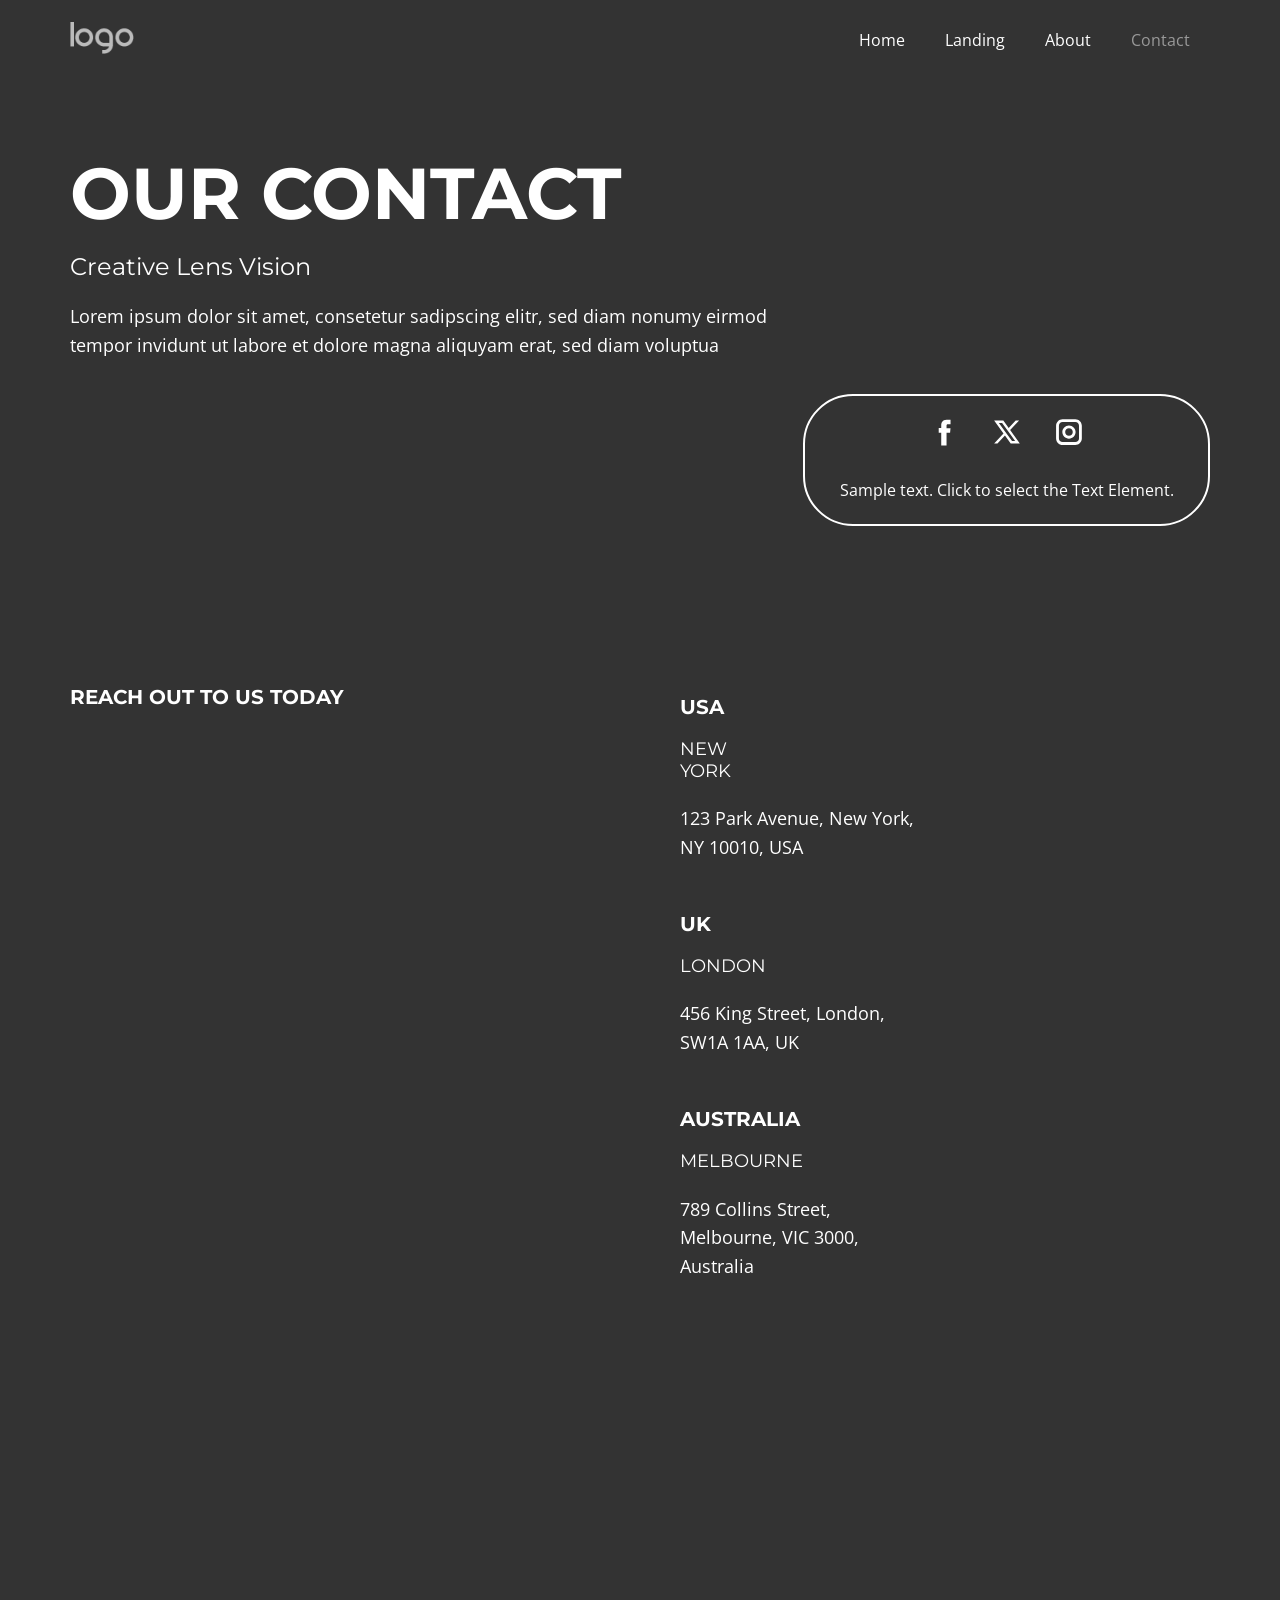
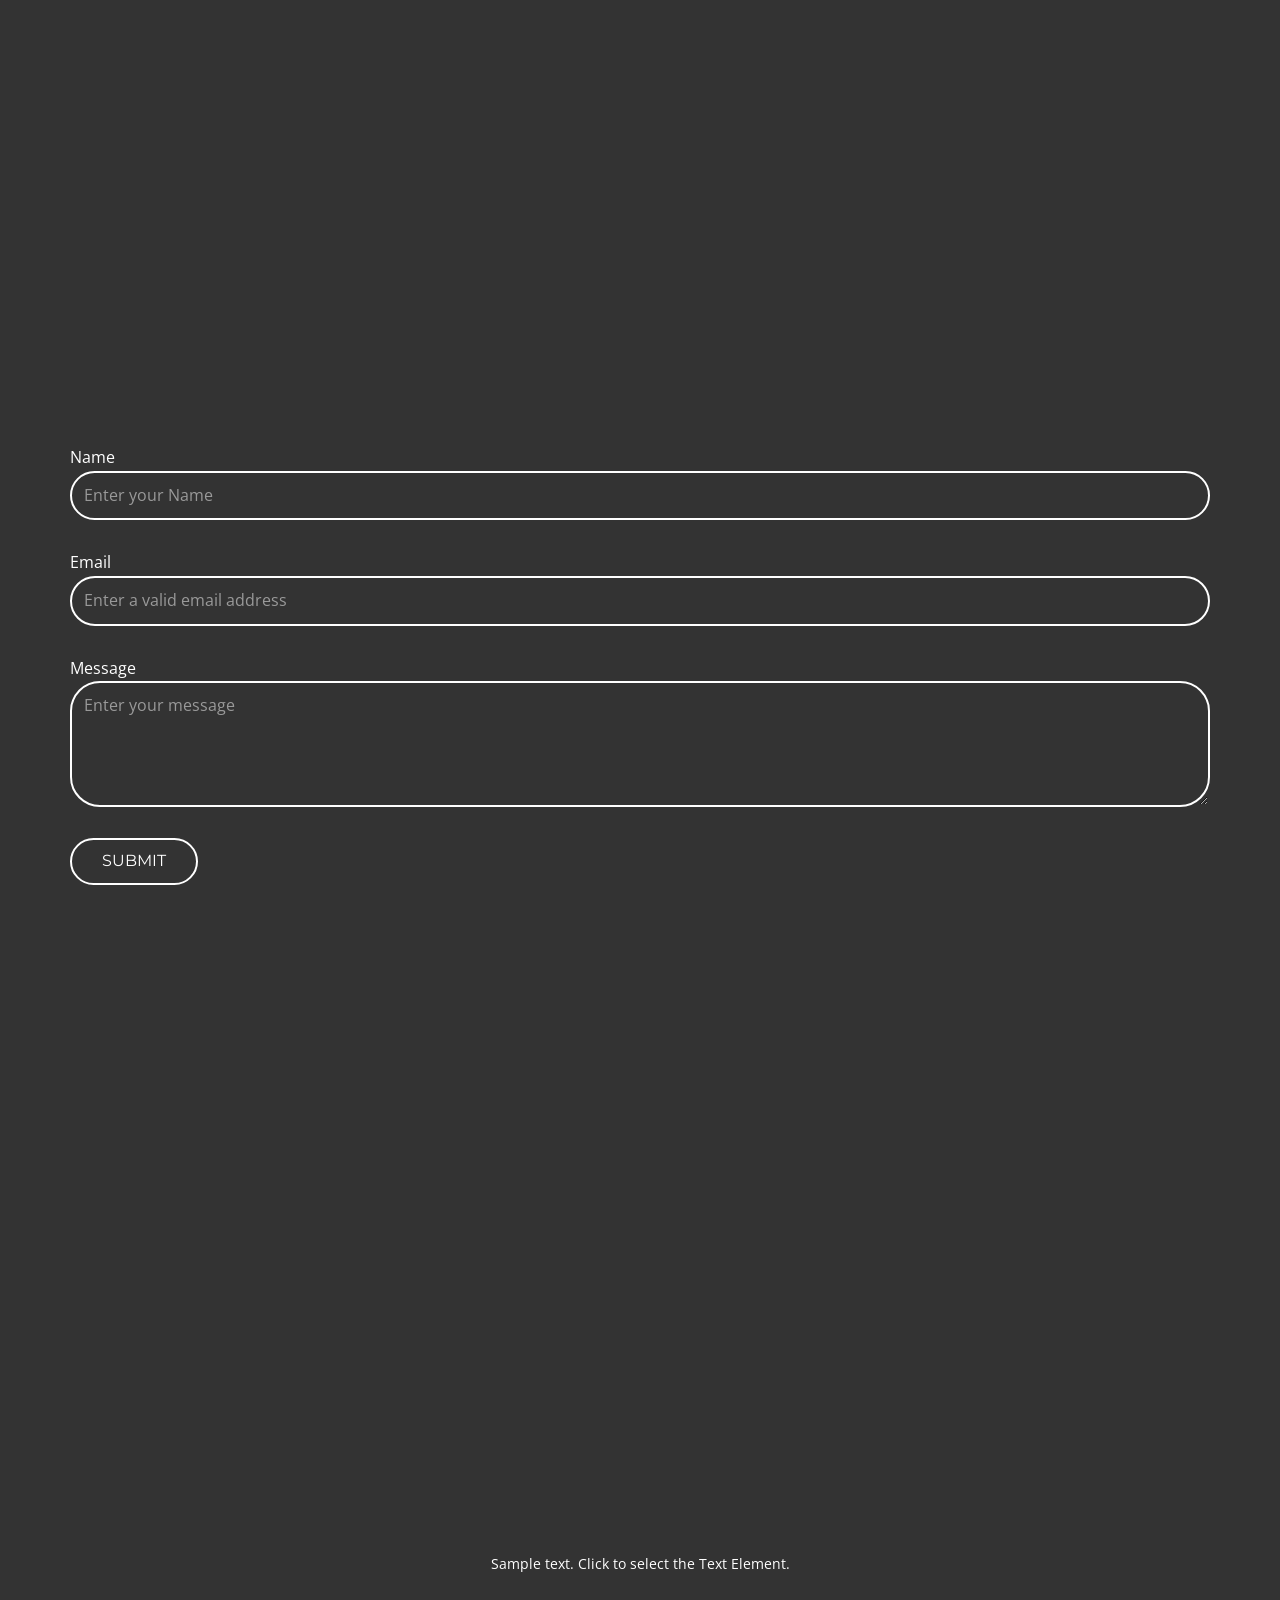
<file: Contact.html>
<!DOCTYPE html>
<html style="font-size: 16px;" lang="en"><head>
    <meta name="viewport" content="width=device-width, initial-scale=1.0">
    <meta charset="utf-8">
    <meta name="keywords" content="our contact, locations, let&amp;apos;s get in touch">
    <meta name="description" content="">
    <title>Contact</title>
    <link rel="stylesheet" href="nicepage.css" media="screen">
<link rel="stylesheet" href="Contact.css" media="screen">
    <script class="u-script" type="text/javascript" src="jquery.js" defer=""></script>
    <script class="u-script" type="text/javascript" src="nicepage.js" defer=""></script>
    <meta name="generator" content="Nicepage 8.4.0, nicepage.com">
    
    
    
    
    
    
    
    
    <link id="u-page-google-font" rel="stylesheet" href="https://fonts.googleapis.com/css2?display=swap&amp;family=Roboto:ital,wght@0,100;0,200;0,300;0,400;0,500;0,600;0,700;0,800;0,900;1,100;1,200;1,300;1,400;1,500;1,600;1,700;1,800;1,900&amp;family=Open+Sans:ital,wght@0,300;0,400;0,500;0,600;0,700;0,800;1,300;1,400;1,500;1,600;1,700;1,800&amp;family=Montserrat:ital,wght@0,100;0,200;0,300;0,400;0,500;0,600;0,700;0,800;0,900;1,100;1,200;1,300;1,400;1,500;1,600;1,700;1,800;1,900">
    <script type="application/ld+json">{
		"@context": "http://schema.org",
		"@type": "Organization",
		"name": "",
		"logo": "images/default-logo.png"
}</script>
    <meta name="theme-color" content="#478ac9">
    <meta property="og:title" content="Contact">
    <meta property="og:type" content="website">
  <meta name="referrer" content="origin"><meta data-intl-tel-input-cdn-path="intlTelInput/"></head>
  <body data-path-to-root="./" data-include-products="false" class="u-body u-xl-mode" data-lang="en"><header class="u-clearfix u-header" id="sec-2f8a"><div class="u-clearfix u-sheet u-valign-middle u-sheet-1">
        <a href="#" class="u-image u-logo u-image-1">
          <img src="images/default-logo.png" class="u-logo-image u-logo-image-1">
        </a>
        <nav class="u-menu u-menu-one-level u-offcanvas u-menu-1" role="navigation" aria-label="Menu navigation">
          <div class="menu-collapse" style="font-size: 1rem; letter-spacing: 0px;">
            <a class="u-button-style u-custom-left-right-menu-spacing u-custom-padding-bottom u-custom-text-active-color u-custom-text-hover-color u-custom-top-bottom-menu-spacing u-hamburger-link u-nav-link u-text-active-palette-1-base u-text-hover-palette-2-base" href="#" tabindex="-1" aria-label="Open menu" aria-controls="a94c">
              <svg class="u-svg-link" viewBox="0 0 24 24"><use xlink:href="#menu-hamburger"></use></svg>
              <svg class="u-svg-content" version="1.1" id="menu-hamburger" viewBox="0 0 16 16" x="0px" y="0px" xmlns:xlink="http://www.w3.org/1999/xlink" xmlns="http://www.w3.org/2000/svg"><g><rect y="1" width="16" height="2"></rect><rect y="7" width="16" height="2"></rect><rect y="13" width="16" height="2"></rect>
</g></svg>
            </a>
          </div>
          <div class="u-custom-menu u-nav-container">
            <ul class="u-nav u-unstyled u-nav-1" role="menubar"><li class="u-nav-item" role="none"><a class="u-button-style u-nav-link u-text-active-grey-40 u-text-hover-grey-50 u-nav-link-2" href="./" role="menuitem">Home</a>
</li><li class="u-nav-item" role="none"><a class="u-button-style u-nav-link u-text-active-grey-40 u-text-hover-grey-50 u-nav-link-2" href="Landing.html" role="menuitem">Landing</a>
</li><li class="u-nav-item" role="none"><a class="u-button-style u-nav-link u-text-active-grey-40 u-text-hover-grey-50 u-nav-link-2" href="About.html" role="menuitem">About</a>
</li><li class="u-nav-item" role="none"><a class="u-button-style u-nav-link u-text-active-grey-40 u-text-hover-grey-50 u-nav-link-2" href="Contact.html" role="menuitem">Contact</a>
</li></ul>
          </div>
          <div class="u-custom-menu u-nav-container-collapse" id="a94c" role="region" aria-label="Menu panel">
            <div class="u-black u-container-style u-inner-container-layout u-opacity u-opacity-95 u-sidenav">
              <div class="u-inner-container-layout u-sidenav-overflow">
                <div class="u-menu-close" tabindex="-1" aria-label="Close menu"></div>
                <ul class="u-align-center u-nav u-popupmenu-items u-unstyled u-nav-2"><li class="u-nav-item"><a class="u-button-style u-nav-link" href="./">Home</a>
</li><li class="u-nav-item"><a class="u-button-style u-nav-link" href="Landing.html">Landing</a>
</li><li class="u-nav-item"><a class="u-button-style u-nav-link" href="About.html">About</a>
</li><li class="u-nav-item"><a class="u-button-style u-nav-link" href="Contact.html">Contact</a>
</li></ul>
              </div>
            </div>
            <div class="u-black u-menu-overlay u-opacity u-opacity-70"></div>
          </div>
        </nav>
      </div></header>
    <section class="u-clearfix u-section-1" id="block-1">
      <div class="u-clearfix u-sheet u-sheet-1">
        <h2 class="u-text u-text-1" data-animation-name="customAnimationIn" data-animation-duration="2000" data-animation-delay="0">our contact<br>
        </h2>
        <h4 class="u-text u-text-default u-text-2"> Creative Lens Vision</h4>
        <p class="u-text u-text-3"> Lorem ipsum dolor sit amet, consetetur sadipscing elitr, sed diam nonumy eirmod tempor invidunt ut labore et dolore magna aliquyam erat, sed diam voluptua</p>
        <div class="u-align-center u-border-2 u-border-white u-container-align-center u-container-style u-group u-radius u-shape-round u-group-1" data-animation-name="customAnimationIn" data-animation-duration="2000" data-animation-delay="0">
          <div class="u-container-layout u-container-layout-1">
            <div class="u-social-icons u-spacing-30 u-social-icons-1">
              <a class="u-social-url" title="facebook" target="_blank" href="https://facebook.com/name"><span class="u-icon u-social-facebook u-social-icon u-text-white u-icon-1"><svg class="u-svg-link" preserveAspectRatio="xMidYMin slice" viewBox="0 0 112 112" style=""><use xlink:href="#svg-cc61"></use></svg><svg class="u-svg-content" viewBox="0 0 112 112" x="0" y="0" id="svg-cc61"><path fill="currentColor" d="M75.5,28.8H65.4c-1.5,0-4,0.9-4,4.3v9.4h13.9l-1.5,15.8H61.4v45.1H42.8V58.3h-8.8V42.4h8.8V32.2
c0-7.4,3.4-18.8,18.8-18.8h13.8v15.4H75.5z"></path></svg></span>
              </a>
              <a class="u-social-url" title="twitter" target="_blank" href="https://twitter.com/name"><span class="u-icon u-social-icon u-social-twitter u-text-white u-icon-2"><svg class="u-svg-link" preserveAspectRatio="xMidYMin slice" viewBox="0 0 112.2 112.2" style=""><use xlink:href="#svg-1e21"></use></svg><svg class="u-svg-content" viewBox="0 0 112.2 112.2" x="0px" y="0px" id="svg-1e21"><path d="M67.1,49.1L98.6,16h-12L62,42L43.2,16H11l32.8,45.2L11,96h11.6l26.3-27.7L69.1,96H101L67.1,49.1z M55,61.9l-5.1-7L27.5,24.4
	h11.4l17.3,23.8l5.1,7.1l23.4,32.2H73.8L55,61.9z"></path></svg></span>
              </a>
              <a class="u-social-url" title="instagram" target="_blank" href="https://instagram.com/name"><span class="u-icon u-social-icon u-social-instagram u-text-white u-icon-3"><svg class="u-svg-link" preserveAspectRatio="xMidYMin slice" viewBox="0 0 112 112" style=""><use xlink:href="#svg-7e9d"></use></svg><svg class="u-svg-content" viewBox="0 0 112 112" x="0" y="0" id="svg-7e9d"><path fill="currentColor" d="M55.9,32.9c-12.8,0-23.2,10.4-23.2,23.2s10.4,23.2,23.2,23.2s23.2-10.4,23.2-23.2S68.7,32.9,55.9,32.9z
	 M55.9,69.4c-7.4,0-13.3-6-13.3-13.3c-0.1-7.4,6-13.3,13.3-13.3s13.3,6,13.3,13.3C69.3,63.5,63.3,69.4,55.9,69.4z"></path><path fill="currentColor" d="M78.2,11H33.5C21,11,10.8,21.3,10.8,33.7v44.7c0,12.6,10.2,22.8,22.7,22.8h44.7c12.6,0,22.7-10.2,22.7-22.7
	V33.7C100.8,21.1,90.6,11,78.2,11z M91,78.4c0,7.1-5.8,12.8-12.8,12.8H33.5c-7.1,0-12.8-5.8-12.8-12.8V33.7
	c0-7.1,5.8-12.8,12.8-12.8h44.7c7.1,0,12.8,5.8,12.8,12.8V78.4z"></path></svg></span>
              </a>
            </div>
            <p class="u-align-center u-text u-text-4">Sample text. Click to select the Text Element.</p>
          </div>
        </div>
      </div>
    </section>
    <section class="u-clearfix u-container-align-left u-section-2" id="block-2">
      <div class="u-clearfix u-sheet u-valign-middle u-sheet-1">
        <div class="custom-expanded data-layout-selected u-align-left u-clearfix u-layout-wrap u-layout-wrap-1">
          <div class="u-layout">
            <div class="u-layout-row">
              <div class="u-container-style u-layout-cell u-size-30 u-layout-cell-1">
                <div class="u-container-layout u-valign-top u-container-layout-1">
                  <h5 class="u-text u-text-default u-text-1"> reach out to us today</h5>
                  <h2 class="u-text u-text-default u-text-2" data-animation-name="customAnimationIn" data-animation-duration="2000" data-animation-delay="0">locations</h2>
                </div>
              </div>
              <div class="u-container-style u-layout-cell u-size-30 u-layout-cell-2">
                <div class="u-container-layout u-valign-top u-container-layout-2">
                  <div class="u-expanded-width u-list u-list-1">
                    <div class="u-repeater u-repeater-1">
                      <div class="u-container-style u-list-item u-repeater-item">
                        <div class="u-container-layout u-similar-container u-container-layout-3">
                          <h5 class="u-text u-text-default u-text-3">USA</h5>
                          <h6 class="u-text u-text-default u-text-4">New York<br>
                          </h6>
                          <p class="u-text u-text-default u-text-5"> 123 Park Avenue, New York, NY 10010, USA</p>
                        </div>
                      </div>
                      <div class="u-container-style u-list-item u-repeater-item">
                        <div class="u-container-layout u-similar-container u-container-layout-4">
                          <h5 class="u-text u-text-default u-text-6">UK</h5>
                          <h6 class="u-text u-text-default u-text-7">London</h6>
                          <p class="u-text u-text-default u-text-8"> 456 King Street, London, SW1A 1AA, UK</p>
                        </div>
                      </div>
                      <div class="u-container-style u-list-item u-repeater-item">
                        <div class="u-container-layout u-similar-container u-container-layout-5">
                          <h5 class="u-text u-text-default u-text-9"> Australia</h5>
                          <h6 class="u-text u-text-default u-text-10"> Melbourne</h6>
                          <p class="u-text u-text-default u-text-11"> 789 Collins Street, Melbourne, VIC 3000, Australia</p>
                        </div>
                      </div>
                    </div>
                  </div>
                </div>
              </div>
            </div>
          </div>
        </div>
      </div>
    </section>
    <section class="skrollable u-clearfix u-container-align-center u-image u-parallax u-section-3" data-image-width="2000" data-image-height="1333" id="block-3">
      <div class="u-clearfix u-sheet u-sheet-1"></div>
    </section>
    <section class="u-clearfix u-container-align-left u-section-4" id="block-4">
      <div class="u-clearfix u-sheet u-sheet-1">
        <h2 class="u-align-left u-text u-text-default u-text-1" data-animation-name="customAnimationIn" data-animation-duration="2000" data-animation-delay="0">let's get in touch<br>
        </h2>
        <div class="u-expanded-width u-form u-form-1">
          <form action="https://service.nicepagesrv.com/form/v4/form-process" class="u-clearfix u-form-spacing-30 u-form-vertical u-inner-form" source="email" name="form" style="padding: 0px;">
            <div class="u-form-group u-form-name">
              <label for="name-9d90" class="u-label">Name</label>
              <input type="text" placeholder="Enter your Name" id="name-9d90" name="name" class="u-border-2 u-border-white u-input u-input-rectangle u-none u-radius u-input-1" required="">
            </div>
            <div class="u-form-email u-form-group">
              <label for="email-9d90" class="u-label">Email</label>
              <input type="email" placeholder="Enter a valid email address" id="email-9d90" name="email" class="u-border-2 u-border-white u-input u-input-rectangle u-none u-radius u-input-2" required="">
            </div>
            <div class="u-form-group u-form-message">
              <label for="message-9d90" class="u-label">Message</label>
              <textarea placeholder="Enter your message" rows="4" cols="50" id="message-9d90" name="message" class="u-border-2 u-border-white u-input u-input-rectangle u-none u-radius u-input-3" required=""></textarea>
            </div>
            <div class="u-align-left u-form-group u-form-submit">
              <a href="#" class="u-btn u-btn-submit u-button-style u-text-white">Submit</a>
              <input type="submit" value="submit" class="u-form-control-hidden">
            </div>
            <div class="u-form-send-message u-form-send-success">Thank you! Your message has been sent.</div>
            <div class="u-form-send-error u-form-send-message">Unable to send your message. Please fix errors then try again.</div>
            <input type="hidden" value="" name="recaptchaResponse">
            <input type="hidden" name="formServices" value="">
          </form>
        </div>
      </div>
    </section>
    <section class="u-align-center u-clearfix u-container-align-center u-valign-middle u-section-5" id="block-5">
      <div class="u-expanded-width u-layout-horizontal u-list u-list-1">
        <div class="u-repeater u-repeater-1">
          <div class="u-container-align-center u-container-style u-list-item u-repeater-item">
            <div class="u-container-layout u-similar-container u-valign-middle u-container-layout-1">
              <img alt="" class="u-image u-image-contain u-image-default u-image-1" data-image-width="300" data-image-height="90" src="images/logo-amazon.svg" data-animation-name="customAnimationIn" data-animation-duration="2000" data-animation-delay="0">
            </div>
          </div>
          <div class="u-container-align-center u-container-style u-list-item u-repeater-item">
            <div class="u-container-layout u-similar-container u-valign-middle u-container-layout-2">
              <img alt="" class="u-image u-image-contain u-image-default u-image-2" data-image-width="300" data-image-height="90" src="images/1.svg" data-animation-name="customAnimationIn" data-animation-duration="1000">
            </div>
          </div>
          <div class="u-container-align-center u-container-style u-list-item u-repeater-item">
            <div class="u-container-layout u-similar-container u-valign-middle u-container-layout-3">
              <img alt="" class="u-image u-image-contain u-image-default u-image-3" data-image-width="300" data-image-height="63" src="images/evga.svg" data-animation-name="customAnimationIn" data-animation-duration="1000">
            </div>
          </div>
          <div class="u-container-align-center u-container-style u-list-item u-repeater-item">
            <div class="u-container-layout u-similar-container u-valign-middle u-container-layout-4">
              <img alt="" class="u-image u-image-contain u-image-default u-image-4" data-image-width="300" data-image-height="39" src="images/tesla-9.svg" data-animation-name="customAnimationIn" data-animation-duration="1000">
            </div>
          </div>
          <div class="u-container-align-center u-container-style u-list-item u-repeater-item">
            <div class="u-container-layout u-similar-container u-valign-middle u-container-layout-5">
              <img alt="" class="u-image u-image-contain u-image-default u-image-5" data-image-width="300" data-image-height="54" src="images/sony-logo.svg" data-animation-name="customAnimationIn" data-animation-duration="1000">
            </div>
          </div>
          <div class="u-container-align-center u-container-style u-list-item u-repeater-item">
            <div class="u-container-layout u-similar-container u-valign-middle u-container-layout-6">
              <img alt="" class="u-image u-image-contain u-image-default u-image-6" data-image-width="300" data-image-height="65" src="images/crocs-wordmark.svg" data-animation-name="customAnimationIn" data-animation-duration="1000">
            </div>
          </div>
          <div class="u-container-align-center u-container-style u-list-item u-repeater-item">
            <div class="u-container-layout u-similar-container u-valign-middle u-container-layout-7">
              <img alt="" class="u-image u-image-contain u-image-default u-image-7" data-image-width="300" data-image-height="90" src="images/logo-amazon.svg" data-animation-name="customAnimationIn" data-animation-duration="1000">
            </div>
          </div>
          <div class="u-container-align-center u-container-style u-list-item u-repeater-item">
            <div class="u-container-layout u-similar-container u-valign-middle u-container-layout-8">
              <img alt="" class="u-image u-image-contain u-image-default u-image-8" data-image-width="300" data-image-height="87" src="images/asos-1.svg" data-animation-name="customAnimationIn" data-animation-duration="1000">
            </div>
          </div>
          <div class="u-container-align-center u-container-style u-list-item u-repeater-item">
            <div class="u-container-layout u-similar-container u-valign-middle u-container-layout-9">
              <img alt="" class="u-image u-image-contain u-image-default u-image-9" data-image-width="300" data-image-height="89" src="images/bergners-1.svg" data-animation-name="customAnimationIn" data-animation-duration="1000">
            </div>
          </div>
          <div class="u-container-align-center u-container-style u-list-item u-repeater-item">
            <div class="u-container-layout u-similar-container u-valign-middle u-container-layout-10">
              <img alt="" class="u-image u-image-contain u-image-default u-image-10" data-image-width="300" data-image-height="115" src="images/ffff.svg" data-animation-name="customAnimationIn" data-animation-duration="1000">
            </div>
          </div>
          <div class="u-container-align-center u-container-style u-list-item u-repeater-item">
            <div class="u-container-layout u-similar-container u-valign-middle u-container-layout-11">
              <img alt="" class="u-image u-image-contain u-image-default u-image-11" data-image-width="300" data-image-height="61" src="images/medium-wordmark.svg" data-animation-name="customAnimationIn" data-animation-duration="1000">
            </div>
          </div>
          <div class="u-container-align-center u-container-style u-list-item u-repeater-item">
            <div class="u-container-layout u-similar-container u-valign-middle u-container-layout-12">
              <img alt="" class="u-image u-image-contain u-image-default u-image-12" data-image-width="300" data-image-height="61" src="images/t.svg" data-animation-name="customAnimationIn" data-animation-duration="1000">
            </div>
          </div>
        </div>
        <a class="u-absolute-vcenter u-gallery-nav u-gallery-nav-prev u-hidden u-icon-circle u-opacity u-opacity-70 u-spacing-10 u-white u-gallery-nav-1" href="#" role="button"><span aria-hidden="true">
            <svg viewBox="0 0 451.847 451.847"><path d="M97.141,225.92c0-8.095,3.091-16.192,9.259-22.366L300.689,9.27c12.359-12.359,32.397-12.359,44.751,0
c12.354,12.354,12.354,32.388,0,44.748L173.525,225.92l171.903,171.909c12.354,12.354,12.354,32.391,0,44.744
c-12.354,12.365-32.386,12.365-44.745,0l-194.29-194.281C100.226,242.115,97.141,234.018,97.141,225.92z"></path></svg></span><span class="sr-only">
            <svg viewBox="0 0 451.847 451.847"><path d="M97.141,225.92c0-8.095,3.091-16.192,9.259-22.366L300.689,9.27c12.359-12.359,32.397-12.359,44.751,0
c12.354,12.354,12.354,32.388,0,44.748L173.525,225.92l171.903,171.909c12.354,12.354,12.354,32.391,0,44.744
c-12.354,12.365-32.386,12.365-44.745,0l-194.29-194.281C100.226,242.115,97.141,234.018,97.141,225.92z"></path></svg></span>
        </a>
        <a class="u-absolute-vcenter u-gallery-nav u-gallery-nav-next u-hidden u-icon-circle u-opacity u-opacity-70 u-spacing-10 u-white u-gallery-nav-2" href="#" role="button"><span aria-hidden="true">
            <svg viewBox="0 0 451.846 451.847"><path d="M345.441,248.292L151.154,442.573c-12.359,12.365-32.397,12.365-44.75,0c-12.354-12.354-12.354-32.391,0-44.744
L278.318,225.92L106.409,54.017c-12.354-12.359-12.354-32.394,0-44.748c12.354-12.359,32.391-12.359,44.75,0l194.287,194.284
c6.177,6.18,9.262,14.271,9.262,22.366C354.708,234.018,351.617,242.115,345.441,248.292z"></path></svg></span><span class="sr-only">
            <svg viewBox="0 0 451.846 451.847"><path d="M345.441,248.292L151.154,442.573c-12.359,12.365-32.397,12.365-44.75,0c-12.354-12.354-12.354-32.391,0-44.744
L278.318,225.92L106.409,54.017c-12.354-12.359-12.354-32.394,0-44.748c12.354-12.359,32.391-12.359,44.75,0l194.287,194.284
c6.177,6.18,9.262,14.271,9.262,22.366C354.708,234.018,351.617,242.115,345.441,248.292z"></path></svg></span>
        </a>
      </div>
    </section>
    <section class="u-clearfix u-section-6" id="block-6">
      <div class="u-clearfix u-sheet u-sheet-1">
        <div class="data-layout-selected u-clearfix u-expanded-width u-gutter-30 u-layout-wrap u-layout-wrap-1">
          <div class="u-layout">
            <div class="u-layout-row">
              <div class="u-container-style u-layout-cell u-radius u-shape-round u-size-30 u-layout-cell-1" data-animation-name="customAnimationIn" data-animation-duration="2000" data-animation-delay="0">
                <div class="u-border-2 u-border-white u-container-layout u-valign-middle u-container-layout-1">
                  <h3 class="u-text u-text-default u-text-1">instagram&nbsp;<span class="u-file-icon u-icon u-text-white u-icon-1"><img src="images/5.png" alt=""></span>
                  </h3>
                  <p class="u-text u-text-default u-text-2">Sample text. Click to select the Text Element.</p>
                </div>
              </div>
              <div class="u-container-align-right u-container-style u-layout-cell u-radius u-shape-round u-size-30 u-layout-cell-2" data-animation-name="customAnimationIn" data-animation-duration="2000" data-animation-delay="0">
                <div class="u-border-2 u-border-white u-container-layout u-valign-middle u-container-layout-2">
                  <h3 class="u-align-right u-text u-text-default u-text-3">booking <span class="u-file-icon u-icon u-text-white u-icon-2"><img src="images/5.png" alt=""></span>
                  </h3>
                  <p class="u-align-right u-text u-text-default u-text-4">Sample text. Click to select the Text Element.</p>
                </div>
              </div>
            </div>
          </div>
        </div>
      </div>
    </section>
    
    
    
    <footer class="u-align-center u-clearfix u-container-align-center u-footer" id="sec-3d1c"><div class="u-clearfix u-sheet u-sheet-1">
        <p class="u-small-text u-text u-text-variant u-text-1">Sample text. Click to select the Text Element.</p>
      </div></footer>
    <section class="u-backlink u-clearfix u-grey-80"></section>
  
</body></html>
</file>
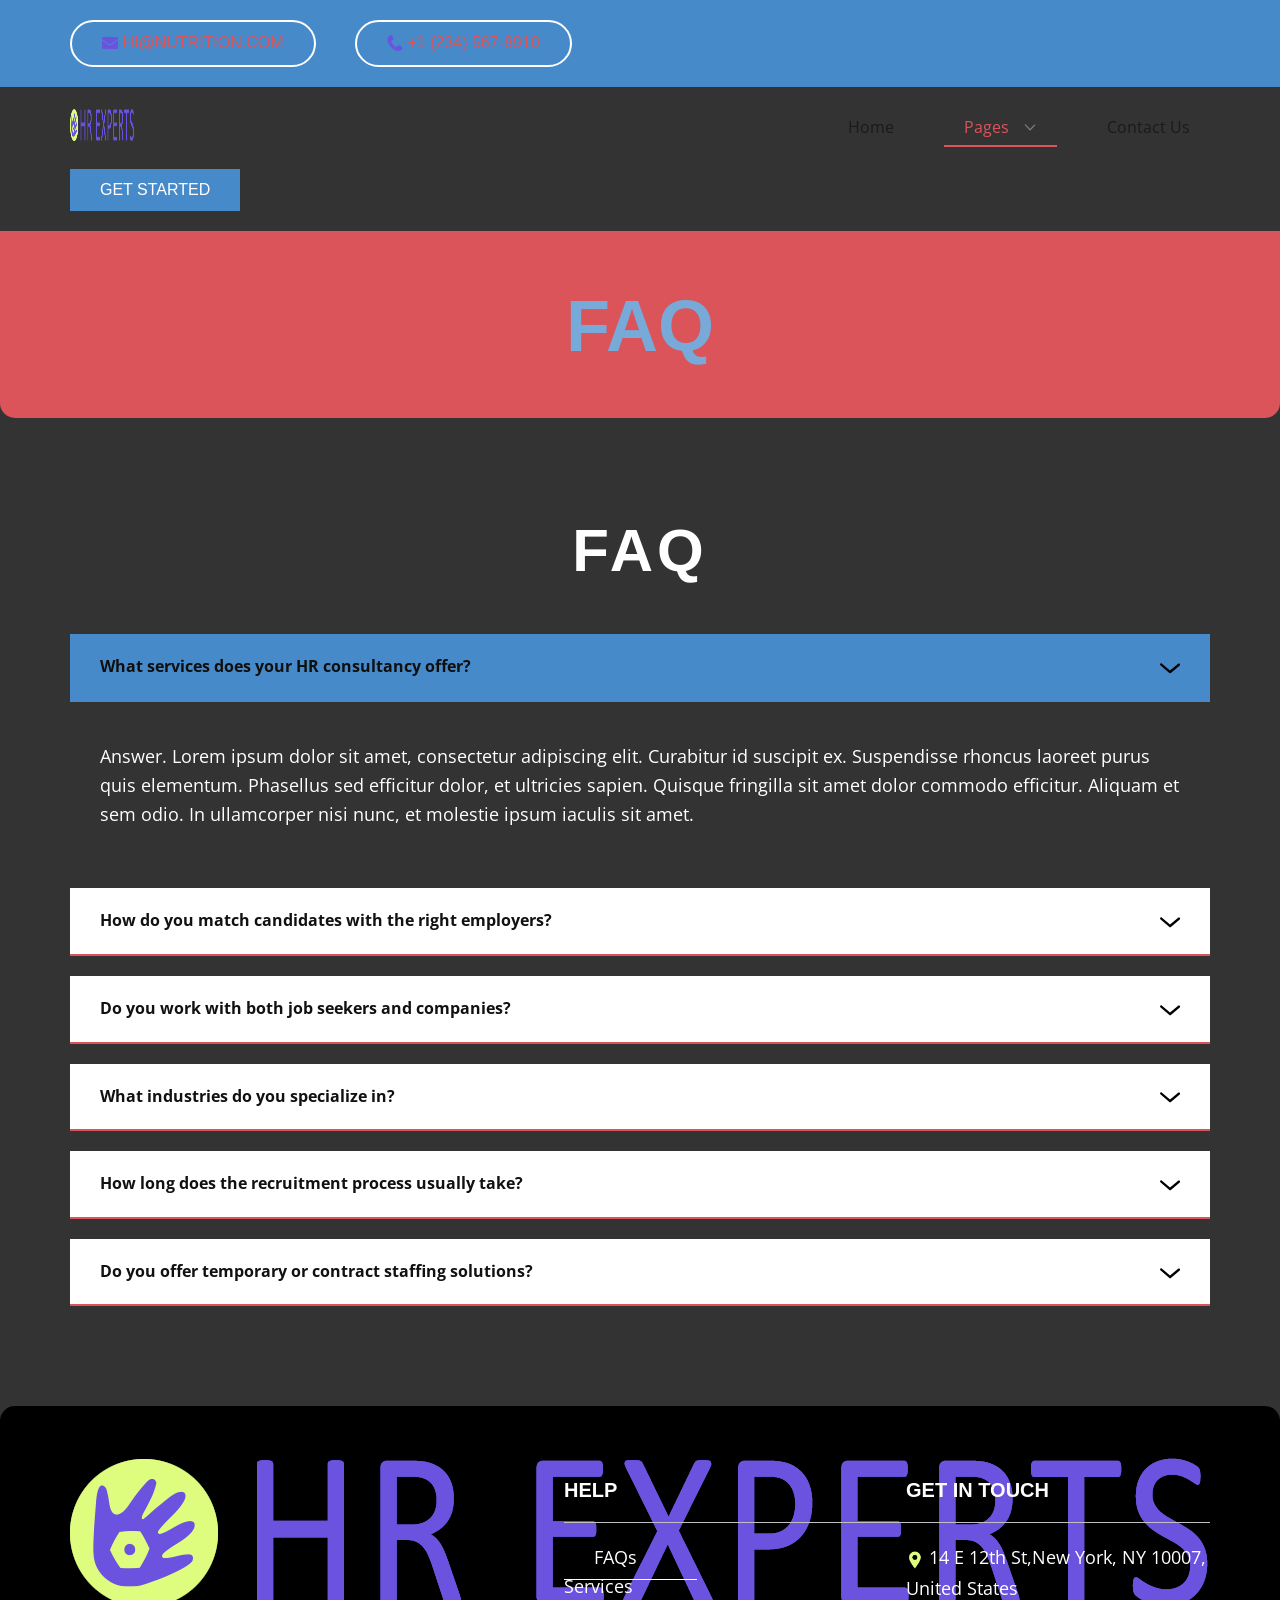
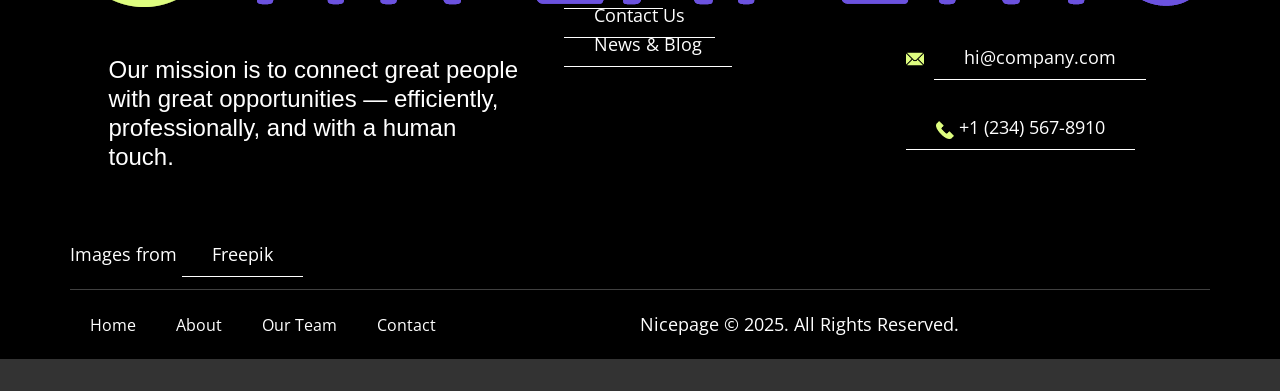
<file: FAQ-Page.html>
<!DOCTYPE html>
<html style="font-size: 16px;" lang="en"><head>
    <meta name="viewport" content="width=device-width, initial-scale=1.0">
    <meta charset="utf-8">
    <meta name="keywords" content="FAQ, Faq">
    <meta name="description" content="">
    <title>FAQ Page</title>
    <link rel="stylesheet" href="nicepage.css" media="screen">
<link rel="stylesheet" href="FAQ-Page.css" media="screen">
    <script class="u-script" type="text/javascript" src="jquery.js" defer=""></script>
    <script class="u-script" type="text/javascript" src="nicepage.js" defer=""></script>
    <meta name="generator" content="Nicepage 8.4.0, nicepage.com">
    
    
    
    
    
    
    <link id="u-page-google-font" rel="stylesheet" href="https://fonts.googleapis.com/css2?display=swap&amp;family=Open+Sans:ital,wght@0,300;0,400;0,500;0,600;0,700;0,800;1,300;1,400;1,500;1,600;1,700;1,800&amp;family=Bricolage+Grotesque:wght@200;300;400;500;600;700;800">
    <script type="application/ld+json">{
		"@context": "http://schema.org",
		"@type": "Organization",
		"name": "",
		"logo": "images/hr-logo.png",
		"sameAs": [
				"https://facebook.com/name",
				"https://twitter.com/name",
				"https://instagram.com/name",
				"https://facebook.com/name",
				"https://twitter.com/name",
				"https://instagram.com/name"
		]
}</script>
    <meta name="theme-color" content="#defd7f">
    <meta name="twitter:site" content="@">
    <meta name="twitter:card" content="summary_large_image">
    <meta name="twitter:title" content="FAQ Page">
    <meta name="twitter:description" content="">
    <meta property="og:title" content="FAQ Page">
    <meta property="og:type" content="website">
  <meta data-intl-tel-input-cdn-path="intlTelInput/"></head>
  <body data-path-to-root="./" data-include-products="false" class="u-body u-xl-mode" data-lang="en"><header class="u-border-no-bottom u-border-no-left u-border-no-right u-border-no-top u-clearfix u-header u-section-row-container" id="header" style="background-image: none"><div class="u-section-rows">
        <div class="u-clearfix u-palette-1-base u-section-row u-section-row-1">
          <div class="u-clearfix u-sheet u-valign-middle-sm u-valign-middle-xs u-sheet-1">
            <div class="data-layout-selected u-clearfix u-expanded-width u-gutter-0 u-layout-custom-sm u-layout-custom-xs u-layout-wrap u-layout-wrap-1">
              <div class="u-gutter-0 u-layout">
                <div class="u-layout-row">
                  <div class="u-container-align-left u-container-style u-layout-cell u-shape-rectangle u-size-15-lg u-size-15-md u-size-15-xl u-size-30-sm u-size-30-xs u-layout-cell-1">
                    <div class="u-container-layout u-valign-middle u-container-layout-1">
                      <a href="mailto:hi@car.repair.com" class="u-active-none u-align-left u-border-active-palette-1-base u-border-hover-white u-btn u-button-link u-button-style u-hover-none u-none u-text-active-palette-2-dark-3 u-text-hover-palette-2-dark-3 u-text-palette-2-base u-btn-1" data-animation-name="" data-animation-duration="0" data-animation-delay="0" data-animation-direction=""><span class="u-file-icon u-icon u-text-palette-2-base u-icon-1"><img src="images/2099199-a014f34f.png" alt=""></span>&nbsp;hi@nutrition.com
                      </a>
                    </div>
                  </div>
                  <div class="u-container-align-left u-container-style u-layout-cell u-shape-rectangle u-size-17-lg u-size-17-md u-size-17-xl u-size-30-sm u-size-30-xs u-layout-cell-2">
                    <div class="u-container-layout u-valign-middle u-container-layout-2">
                      <a href="tel:+12345678910" class="u-active-none u-align-left u-border-active-palette-1-base u-border-hover-white u-btn u-button-link u-button-style u-hover-none u-none u-text-active-palette-2-dark-3 u-text-hover-palette-2-dark-3 u-text-palette-2-base u-btn-2" data-animation-name="" data-animation-duration="0" data-animation-delay="0" data-animation-direction=""><span class="u-file-icon u-icon u-text-palette-2-base"><img src="images/1257-2ae193ba.png" alt=""></span>&nbsp;​+1 (234) 567-8910
                      </a>
                    </div>
                  </div>
                  <div class="u-container-style u-hidden-sm u-hidden-xs u-layout-cell u-shape-rectangle u-size-16-md u-size-18-lg u-size-18-xl u-size-30-sm u-size-30-xs u-layout-cell-3">
                    <div class="u-container-layout u-container-layout-3"></div>
                  </div>
                  <div class="u-container-align-left-sm u-container-align-left-xs u-container-align-right-lg u-container-align-right-md u-container-align-right-xl u-container-style u-layout-cell u-size-10-lg u-size-10-xl u-size-12-md u-size-30-sm u-size-30-xs u-layout-cell-4">
                    <div class="u-container-layout u-valign-middle u-container-layout-4">
                      <div class="u-social-icons u-social-icons-1">
                        <a class="u-social-url" title="facebook" target="_blank" href="https://facebook.com/name"><span class="u-icon u-social-facebook u-social-icon u-text-palette-2-base u-icon-3"><svg class="u-svg-link" preserveAspectRatio="xMidYMin slice" viewBox="0 0 112 112" style=""><use xlink:href="#svg-e935"></use></svg><svg class="u-svg-content" viewBox="0 0 112 112" x="0" y="0" id="svg-e935"><path fill="currentColor" d="M75.5,28.8H65.4c-1.5,0-4,0.9-4,4.3v9.4h13.9l-1.5,15.8H61.4v45.1H42.8V58.3h-8.8V42.4h8.8V32.2
c0-7.4,3.4-18.8,18.8-18.8h13.8v15.4H75.5z"></path></svg></span>
                        </a>
                        <a class="u-social-url" title="twitter" target="_blank" href="https://twitter.com/name"><span class="u-icon u-social-icon u-social-twitter u-text-palette-2-base u-icon-4"><svg class="u-svg-link" preserveAspectRatio="xMidYMin slice" viewBox="0 0 112.2 112.2" style=""><use xlink:href="#svg-b4b3"></use></svg><svg class="u-svg-content" viewBox="0 0 112.2 112.2" x="0px" y="0px" id="svg-b4b3"><path d="M67.1,49.1L98.6,16h-12L62,42L43.2,16H11l32.8,45.2L11,96h11.6l26.3-27.7L69.1,96H101L67.1,49.1z M55,61.9l-5.1-7L27.5,24.4
	h11.4l17.3,23.8l5.1,7.1l23.4,32.2H73.8L55,61.9z"></path></svg></span>
                        </a>
                        <a class="u-social-url" title="instagram" target="_blank" href="https://instagram.com/name"><span class="u-icon u-social-icon u-social-instagram u-text-palette-2-base u-icon-5"><svg class="u-svg-link" preserveAspectRatio="xMidYMin slice" viewBox="0 0 112 112" style=""><use xlink:href="#svg-f50c"></use></svg><svg class="u-svg-content" viewBox="0 0 112 112" x="0" y="0" id="svg-f50c"><path fill="currentColor" d="M55.9,32.9c-12.8,0-23.2,10.4-23.2,23.2s10.4,23.2,23.2,23.2s23.2-10.4,23.2-23.2S68.7,32.9,55.9,32.9z
	 M55.9,69.4c-7.4,0-13.3-6-13.3-13.3c-0.1-7.4,6-13.3,13.3-13.3s13.3,6,13.3,13.3C69.3,63.5,63.3,69.4,55.9,69.4z"></path><path fill="currentColor" d="M78.2,11H33.5C21,11,10.8,21.3,10.8,33.7v44.7c0,12.6,10.2,22.8,22.7,22.8h44.7c12.6,0,22.7-10.2,22.7-22.7
	V33.7C100.8,21.1,90.6,11,78.2,11z M91,78.4c0,7.1-5.8,12.8-12.8,12.8H33.5c-7.1,0-12.8-5.8-12.8-12.8V33.7
	c0-7.1,5.8-12.8,12.8-12.8h44.7c7.1,0,12.8,5.8,12.8,12.8V78.4z"></path></svg></span>
                        </a>
                      </div>
                    </div>
                  </div>
                </div>
              </div>
            </div>
          </div>
          
          
          
          
          
        </div>
        <div class="u-clearfix u-section-row" data-animation-name="" data-animation-duration="0" data-animation-delay="0" data-animation-direction="">
          <div class="u-clearfix u-sheet u-valign-middle-lg u-valign-middle-md u-valign-middle-sm u-valign-middle-xs u-sheet-2">
            <a href="#" class="u-enable-responsive u-image u-logo u-image-1" data-image-width="1138" data-image-height="149">
              <img src="images/hr-logo.png" class="u-logo-image u-logo-image-1">
            </a>
            <nav class="u-dropdown-icon u-menu u-menu-dropdown u-offcanvas u-menu-1" data-responsive-from="MD" role="navigation">
              <div class="menu-collapse" style="font-size: 1rem; letter-spacing: 0px; font-weight: 600;">
                <a class="u-button-style u-custom-active-border-color u-custom-border u-custom-border-color u-custom-borders u-custom-hover-border-color u-custom-left-right-menu-spacing u-custom-padding-bottom u-custom-text-active-color u-custom-text-color u-custom-text-hover-color u-custom-top-bottom-menu-spacing u-hamburger-link u-nav-link u-text-active-palette-1-dark-3 u-text-hover-palette-1-dark-3 u-text-palette-2-base" href="#" tabindex="-1" aria-label="Open menu" aria-controls="f711">
                  <svg class="u-svg-link" viewBox="0 0 24 24"><use xlink:href="#menu-hamburger"></use></svg>
                  <svg class="u-svg-content" version="1.1" id="menu-hamburger" viewBox="0 0 16 16" x="0px" y="0px" xmlns:xlink="http://www.w3.org/1999/xlink" xmlns="http://www.w3.org/2000/svg"><g><rect y="1" width="16" height="2"></rect><rect y="7" width="16" height="2"></rect><rect y="13" width="16" height="2"></rect>
</g></svg>
                </a>
              </div>
              <div class="u-custom-menu u-nav-container">
                <ul class="u-nav u-spacing-30 u-unstyled u-nav-1" role="menubar"><li role="none" class="u-nav-item"><a role="menuitem" class="u-border-2 u-border-active-palette-2-base u-border-hover-palette-2-base u-border-no-left u-border-no-right u-border-no-top u-button-style u-nav-link u-text-active-palette-2-base u-text-grey-90 u-text-hover-grey-90 u-nav-link-2" href="./">Home</a>
</li><li role="none" class="u-nav-item"><a tabindex="-1" role="menuitem" class="u-border-2 u-border-active-palette-2-base u-border-hover-palette-2-base u-border-no-left u-border-no-right u-border-no-top u-button-style u-nav-link u-text-active-palette-2-base u-text-grey-90 u-text-hover-grey-90 u-nav-link-2" aria-haspopup="true" aria-current="page">Pages</a><div class="u-nav-popup"><ul role="menu" class="u-h-spacing-22 u-nav u-unstyled u-v-spacing-12" aria-label="Pages menu"><li role="none" class="u-nav-item"><a role="menuitem" class="u-active-palette-1-light-3 u-button-style u-hover-palette-1-light-3 u-nav-link u-text-active-palette-2-base u-text-black u-text-hover-palette-2-base u-white" href="About.html">About Us</a>
</li><li role="none" class="u-nav-item"><a role="menuitem" class="u-active-palette-1-light-3 u-button-style u-hover-palette-1-light-3 u-nav-link u-text-active-palette-2-base u-text-black u-text-hover-palette-2-base u-white" href="Services.html">Our Services</a>
</li><li role="none" class="u-nav-item"><a role="menuitem" class="u-active-palette-1-light-3 u-button-style u-hover-palette-1-light-3 u-nav-link u-text-active-palette-2-base u-text-black u-text-hover-palette-2-base u-white" href="FAQ-Page.html">FAQ</a>
</li><li role="none" class="u-nav-item"><a role="menuitem" class="u-active-palette-1-light-3 u-button-style u-hover-palette-1-light-3 u-nav-link u-text-active-palette-2-base u-text-black u-text-hover-palette-2-base u-white" href="Blog.html">Blog Page</a>
</li><li role="none" class="u-nav-item"><a role="menuitem" class="u-active-palette-1-light-3 u-button-style u-hover-palette-1-light-3 u-nav-link u-text-active-palette-2-base u-text-black u-text-hover-palette-2-base u-white" href="Team.html">Our Team</a>
</li></ul>
</div>
</li><li role="none" class="u-nav-item"><a role="menuitem" class="u-border-2 u-border-active-palette-2-base u-border-hover-palette-2-base u-border-no-left u-border-no-right u-border-no-top u-button-style u-nav-link u-text-active-palette-2-base u-text-grey-90 u-text-hover-grey-90 u-nav-link-2" href="Contact.html">Contact Us</a>
</li></ul>
              </div>
              <div class="u-custom-menu u-nav-container-collapse" id="f711" role="region" aria-label="Menu panel">
                <div class="u-black u-container-style u-inner-container-layout u-opacity u-opacity-95 u-sidenav">
                  <div class="u-inner-container-layout u-sidenav-overflow">
                    <div class="u-menu-close" tabindex="-1" aria-label="Close menu"></div>
                    <ul class="u-align-center u-nav u-popupmenu-items u-unstyled u-nav-3" role="menubar"><li role="none" class="u-nav-item"><a role="menuitem" class="u-button-style u-nav-link" href="./">Home</a>
</li><li role="none" class="u-nav-item"><a tabindex="-1" role="menuitem" class="u-button-style u-nav-link" aria-haspopup="true" aria-current="page">Pages</a><div class="u-nav-popup"><ul role="menu" class="u-h-spacing-22 u-nav u-unstyled u-v-spacing-12" aria-label="Pages menu"><li role="none" class="u-nav-item"><a role="menuitem" class="u-button-style u-nav-link" href="About.html">About Us</a>
</li><li role="none" class="u-nav-item"><a role="menuitem" class="u-button-style u-nav-link" href="Services.html">Our Services</a>
</li><li role="none" class="u-nav-item"><a role="menuitem" class="u-button-style u-nav-link" href="FAQ-Page.html">FAQ</a>
</li><li role="none" class="u-nav-item"><a role="menuitem" class="u-button-style u-nav-link" href="Blog.html">Blog Page</a>
</li><li role="none" class="u-nav-item"><a role="menuitem" class="u-button-style u-nav-link" href="Team.html">Our Team</a>
</li></ul>
</div>
</li><li role="none" class="u-nav-item"><a role="menuitem" class="u-button-style u-nav-link" href="Contact.html">Contact Us</a>
</li></ul>
                  </div>
                </div>
                <div class="u-black u-menu-overlay u-opacity u-opacity-70"></div>
              </div>
              <style class="menu-style">@media (max-width: 939px) {
                    [data-responsive-from="MD"] .u-nav-container {
                        display: none;
                    }
                    [data-responsive-from="MD"] .menu-collapse {
                        display: block;
                    }
                }</style>
            </nav>
            <a href="" class="u-align-left-xs u-btn u-btn-round u-button-style u-hover-palette-1-light-1 u-palette-1-base u-radius u-btn-3" data-animation-name="" data-animation-duration="0" data-animation-delay="0" data-animation-direction="">Get Started </a>
          </div>
          
          
          
          
          
        </div>
      </div></header>
    <section class="u-clearfix u-container-align-center u-palette-2-base u-section-1" id="block-1">
      <div class="u-clearfix u-sheet u-valign-bottom u-sheet-1">
        <h1 class="u-align-center u-text u-text-default u-text-palette-1-light-1 u-text-1" data-animation-name="customAnimationIn" data-animation-duration="1000" data-animation-delay="200">FAQ</h1>
      </div>
    </section>
    <section class="u-clearfix u-container-align-center u-valign-bottom-md u-valign-bottom-sm u-valign-bottom-xs u-valign-top-lg u-valign-top-xl u-section-2" id="block-2">
      <div class="u-expanded-width u-palette-2-base u-radius u-shape u-shape-round u-shape-1"></div>
    </section>
    <section class="u-align-left u-clearfix u-container-align-center u-container-align-left u-section-3" id="block-3">
      <div class="u-clearfix u-sheet u-valign-middle u-sheet-1">
        <h2 class="u-align-center u-text u-text-default u-text-1">Faq</h2>
        <div class="u-accordion u-expanded-width u-faq u-spacing-20 u-accordion-1" role="tablist">
          <div class="u-accordion-item">
            <a class="active u-accordion-link u-active-palette-1-base u-border-2 u-border-active-palette-1-base u-border-hover-palette-2-base u-border-no-left u-border-no-right u-border-no-top u-border-palette-2-base u-button-style u-hover-palette-1-base u-text-body-color u-white u-accordion-link-1" id="link-accordion-6327" aria-controls="accordion-6327" aria-selected="true" role="tab"><span class="u-accordion-link-text"> What services does your HR consultancy offer?</span><span class="u-accordion-link-icon u-icon u-icon-circle u-text-black u-icon-1"><svg class="u-svg-link" preserveAspectRatio="xMidYMin slice" viewBox="0 0 16 16" style=""><use xlink:href="#svg-2c6d"></use></svg><svg class="u-svg-content" viewBox="0 0 16 16" x="0px" y="0px" id="svg-2c6d" style=""><path d="M8,10.7L1.6,5.3c-0.4-0.4-1-0.4-1.3,0c-0.4,0.4-0.4,0.9,0,1.3l7.2,6.1c0.1,0.1,0.4,0.2,0.6,0.2s0.4-0.1,0.6-0.2l7.1-6
	c0.4-0.4,0.4-0.9,0-1.3c-0.4-0.4-1-0.4-1.3,0L8,10.7z"></path></svg></span>
            </a>
            <div class="u-accordion-active u-accordion-pane u-container-style u-accordion-pane-1" id="accordion-6327" aria-labelledby="link-accordion-6327" role="tabpanel">
              <div class="u-container-layout u-container-layout-1">
                <div class="fr-view u-clearfix u-rich-text u-text">
                  <p>Answer. Lorem ipsum dolor sit amet, consectetur adipiscing elit. Curabitur id suscipit ex. Suspendisse rhoncus laoreet purus quis elementum. Phasellus sed efficitur dolor, et ultricies sapien. Quisque fringilla sit amet dolor commodo efficitur. Aliquam et sem odio. In ullamcorper nisi nunc, et molestie ipsum iaculis sit amet.</p>
                </div>
              </div>
            </div>
          </div>
          <div class="u-accordion-item">
            <a class="u-accordion-link u-active-palette-1-base u-border-2 u-border-active-palette-1-base u-border-hover-palette-2-base u-border-no-left u-border-no-right u-border-no-top u-border-palette-2-base u-button-style u-hover-palette-1-base u-text-body-color u-white u-accordion-link-2" id="link-accordion-4aab" aria-controls="accordion-4aab" aria-selected="false" role="tab"><span class="u-accordion-link-text"> How do you match candidates with the right employers?</span><span class="u-accordion-link-icon u-icon u-icon-circle u-text-black u-icon-2"><svg class="u-svg-link" preserveAspectRatio="xMidYMin slice" viewBox="0 0 16 16" style=""><use xlink:href="#svg-937a"></use></svg><svg class="u-svg-content" viewBox="0 0 16 16" x="0px" y="0px" id="svg-937a" style=""><path d="M8,10.7L1.6,5.3c-0.4-0.4-1-0.4-1.3,0c-0.4,0.4-0.4,0.9,0,1.3l7.2,6.1c0.1,0.1,0.4,0.2,0.6,0.2s0.4-0.1,0.6-0.2l7.1-6
	c0.4-0.4,0.4-0.9,0-1.3c-0.4-0.4-1-0.4-1.3,0L8,10.7z"></path></svg></span>
            </a>
            <div class="u-accordion-pane u-container-style u-accordion-pane-2" id="accordion-4aab" aria-labelledby="link-accordion-4aab" role="tabpanel">
              <div class="u-container-layout u-container-layout-2">
                <div class="u-clearfix u-rich-text u-text">
                  <p>Answer. Lorem ipsum dolor sit amet, consectetur adipiscing elit. Curabitur id suscipit ex. Suspendisse rhoncus laoreet purus quis elementum. Phasellus sed efficitur dolor, et ultricies sapien. Quisque fringilla sit amet dolor commodo efficitur. Aliquam et sem odio. In ullamcorper nisi nunc, et molestie ipsum iaculis sit amet.</p>
                </div>
              </div>
            </div>
          </div>
          <div class="u-accordion-item">
            <a class="u-accordion-link u-active-palette-1-base u-border-2 u-border-active-palette-1-base u-border-hover-palette-2-base u-border-no-left u-border-no-right u-border-no-top u-border-palette-2-base u-button-style u-hover-palette-1-base u-text-body-color u-white u-accordion-link-3" id="link-accordion-eb1f" aria-controls="accordion-eb1f" aria-selected="false" role="tab"><span class="u-accordion-link-text"> Do you work with both job seekers and companies?</span><span class="u-accordion-link-icon u-icon u-icon-circle u-text-black u-icon-3"><svg class="u-svg-link" preserveAspectRatio="xMidYMin slice" viewBox="0 0 16 16" style=""><use xlink:href="#svg-4086"></use></svg><svg class="u-svg-content" viewBox="0 0 16 16" x="0px" y="0px" id="svg-4086" style=""><path d="M8,10.7L1.6,5.3c-0.4-0.4-1-0.4-1.3,0c-0.4,0.4-0.4,0.9,0,1.3l7.2,6.1c0.1,0.1,0.4,0.2,0.6,0.2s0.4-0.1,0.6-0.2l7.1-6
	c0.4-0.4,0.4-0.9,0-1.3c-0.4-0.4-1-0.4-1.3,0L8,10.7z"></path></svg></span>
            </a>
            <div class="u-accordion-pane u-container-style u-accordion-pane-3" id="accordion-eb1f" aria-labelledby="link-accordion-eb1f" role="tabpanel">
              <div class="u-container-layout u-container-layout-3">
                <div class="fr-view u-clearfix u-rich-text u-text">
                  <p>Answer. Lorem ipsum dolor sit amet, consectetur adipiscing elit. Curabitur id suscipit ex. Suspendisse rhoncus laoreet purus quis elementum. Phasellus sed efficitur dolor, et ultricies sapien. Quisque fringilla sit amet dolor commodo efficitur. Aliquam et sem odio. In ullamcorper nisi nunc, et molestie ipsum iaculis sit amet.</p>
                </div>
              </div>
            </div>
          </div>
          <div class="u-accordion-item u-expanded-width">
            <a class="u-accordion-link u-active-palette-1-base u-border-2 u-border-active-palette-1-base u-border-hover-palette-2-base u-border-no-left u-border-no-right u-border-no-top u-border-palette-2-base u-button-style u-hover-palette-1-base u-text-body-color u-white u-accordion-link-4" id="link-accordion-eb1f" aria-controls="accordion-eb1f" aria-selected="false" role="tab"><span class="u-accordion-link-text"> What industries do you specialize in?</span><span class="u-accordion-link-icon u-icon u-icon-circle u-text-black u-icon-4"><svg class="u-svg-link" preserveAspectRatio="xMidYMin slice" viewBox="0 0 16 16" style=""><use xlink:href="#svg-df61"></use></svg><svg class="u-svg-content" viewBox="0 0 16 16" x="0px" y="0px" id="svg-df61" style=""><path d="M8,10.7L1.6,5.3c-0.4-0.4-1-0.4-1.3,0c-0.4,0.4-0.4,0.9,0,1.3l7.2,6.1c0.1,0.1,0.4,0.2,0.6,0.2s0.4-0.1,0.6-0.2l7.1-6
	c0.4-0.4,0.4-0.9,0-1.3c-0.4-0.4-1-0.4-1.3,0L8,10.7z"></path></svg></span>
            </a>
            <div class="u-accordion-pane u-container-style u-accordion-pane-4" id="accordion-eb1f" aria-labelledby="link-accordion-eb1f" role="tabpanel">
              <div class="u-container-layout u-container-layout-4">
                <div class="fr-view u-clearfix u-rich-text u-text">
                  <p>Answer. Lorem ipsum dolor sit amet, consectetur adipiscing elit. Curabitur id suscipit ex. Suspendisse rhoncus laoreet purus quis elementum. Phasellus sed efficitur dolor, et ultricies sapien. Quisque fringilla sit amet dolor commodo efficitur. Aliquam et sem odio. In ullamcorper nisi nunc, et molestie ipsum iaculis sit amet.</p>
                </div>
              </div>
            </div>
          </div>
          <div class="u-accordion-item">
            <a class="u-accordion-link u-active-palette-1-base u-border-2 u-border-active-palette-1-base u-border-hover-palette-2-base u-border-no-left u-border-no-right u-border-no-top u-border-palette-2-base u-button-style u-hover-palette-1-base u-text-body-color u-white u-accordion-link-5" id="link-64e2" role="tab" aria-controls="64e2" aria-selected="false"><span class="u-accordion-link-text"> How long does the recruitment process usually take?</span><span class="u-accordion-link-icon u-icon u-icon-circle u-text-black u-icon-5"><svg class="u-svg-link" preserveAspectRatio="xMidYMin slice" viewBox="0 0 16 16" style=""><use xlink:href="#svg-8206"></use></svg><svg class="u-svg-content" viewBox="0 0 16 16" x="0px" y="0px" id="svg-8206"><path d="M8,10.7L1.6,5.3c-0.4-0.4-1-0.4-1.3,0c-0.4,0.4-0.4,0.9,0,1.3l7.2,6.1c0.1,0.1,0.4,0.2,0.6,0.2s0.4-0.1,0.6-0.2l7.1-6
	c0.4-0.4,0.4-0.9,0-1.3c-0.4-0.4-1-0.4-1.3,0L8,10.7z"></path></svg></span>
            </a>
            <div class="u-accordion-pane u-container-style u-accordion-pane-5" id="64e2" role="tabpanel" aria-labelledby="link-64e2">
              <div class="u-container-layout u-container-layout-5">
                <div class="u-clearfix u-rich-text u-text">
                  <p>Answer. Lorem ipsum dolor sit amet, consectetur adipiscing elit. Curabitur id suscipit ex. Suspendisse rhoncus laoreet purus quis elementum. Phasellus sed efficitur dolor, et ultricies sapien. Quisque fringilla sit amet dolor commodo efficitur. Aliquam et sem odio. In ullamcorper nisi nunc, et molestie ipsum iaculis sit amet.</p>
                </div>
              </div>
            </div>
          </div>
          <div class="u-accordion-item">
            <a class="u-accordion-link u-active-palette-1-base u-border-2 u-border-active-palette-1-base u-border-hover-palette-2-base u-border-no-left u-border-no-right u-border-no-top u-border-palette-2-base u-button-style u-hover-palette-1-base u-text-body-color u-white u-accordion-link-6" id="link-793f" role="tab" aria-controls="793f" aria-selected="false"><span class="u-accordion-link-text"> Do you offer temporary or contract staffing solutions?</span><span class="u-accordion-link-icon u-icon u-icon-circle u-text-black u-icon-6"><svg class="u-svg-link" preserveAspectRatio="xMidYMin slice" viewBox="0 0 16 16" style=""><use xlink:href="#svg-8ac0"></use></svg><svg class="u-svg-content" viewBox="0 0 16 16" x="0px" y="0px" id="svg-8ac0"><path d="M8,10.7L1.6,5.3c-0.4-0.4-1-0.4-1.3,0c-0.4,0.4-0.4,0.9,0,1.3l7.2,6.1c0.1,0.1,0.4,0.2,0.6,0.2s0.4-0.1,0.6-0.2l7.1-6
	c0.4-0.4,0.4-0.9,0-1.3c-0.4-0.4-1-0.4-1.3,0L8,10.7z"></path></svg></span>
            </a>
            <div class="u-accordion-pane u-container-style u-accordion-pane-6" id="793f" role="tabpanel" aria-labelledby="link-793f">
              <div class="u-container-layout u-container-layout-6">
                <div class="u-clearfix u-rich-text u-text">
                  <p>Answer. Lorem ipsum dolor sit amet, consectetur adipiscing elit. Curabitur id suscipit ex. Suspendisse rhoncus laoreet purus quis elementum. Phasellus sed efficitur dolor, et ultricies sapien. Quisque fringilla sit amet dolor commodo efficitur. Aliquam et sem odio. In ullamcorper nisi nunc, et molestie ipsum iaculis sit amet.</p>
                </div>
              </div>
            </div>
          </div>
        </div>
      </div>
    </section>
    <section class="u-clearfix u-container-align-center u-valign-bottom u-section-4" id="block-4">
      <div class="u-black u-expanded-width u-radius u-shape u-shape-round u-shape-1"></div>
    </section>
    
    
    
    <footer class="u-align-center-sm u-align-center-xs u-black u-clearfix u-container-align-center u-footer" id="footer"><div class="u-clearfix u-sheet u-valign-middle u-sheet-1">
        <div class="data-layout-selected u-clearfix u-expanded-width u-layout-wrap u-layout-wrap-1">
          <div class="u-gutter-0 u-layout">
            <div class="u-layout-row">
              <div class="u-container-align-left u-container-style u-layout-cell u-shape-rectangle u-size-26-lg u-size-26-xl u-size-26-xxl u-size-40-md u-size-40-sm u-size-40-xs u-layout-cell-1">
                <div class="u-container-layout u-valign-top u-container-layout-1">
                  <a href="" class="u-image u-logo u-image-1" data-image-width="1138" data-image-height="149">
                    <img src="images/hr-logo.png" class="u-logo-image u-logo-image-1">
                  </a>
                  <h4 class="u-align-left u-text u-text-default u-text-1"> Our mission is to connect great people with great opportunities — efficiently, professionally, and with a human touch.</h4>
                  <p class="u-align-left u-text u-text-2">Images from <a href="https://www.freepik.com/" class="u-active-none u-border-1 u-border-active-palette-1-base u-border-hover-palette-1-base u-border-no-left u-border-no-right u-border-no-top u-border-white u-btn u-button-link u-button-style u-hover-none u-none u-text-body-alt-color u-btn-1" target="_blank" data-animation-name="" data-animation-duration="0" data-animation-delay="0" data-animation-direction="">Freepik</a>
                  </p>
                </div>
              </div>
              <div class="u-container-style u-layout-cell u-shape-rectangle u-size-18-lg u-size-18-xl u-size-18-xxl u-size-20-md u-size-20-sm u-size-20-xs u-layout-cell-2">
                <div class="u-container-layout u-valign-top u-container-layout-2">
                  <h5 class="u-align-left u-text u-text-3"> Help</h5>
                  <div class="u-align-left u-border-1 u-border-grey-25 u-border-no-bottom u-border-no-left u-expanded-width u-line u-line-horizontal u-line-1"></div>
                  <p class="u-align-left u-text u-text-4">
                    <a href="#" class="u-active-none u-border-1 u-border-active-white u-border-hover-white u-border-no-left u-border-no-right u-border-no-top u-btn u-button-link u-button-style u-hover-none u-none u-text-active-grey-10 u-text-body-alt-color u-text-hover-grey-10 u-btn-2" title="#" data-animation-name="" data-animation-duration="0" data-animation-delay="0" data-animation-direction=""> FAQs</a>
                    <a href="#" class="u-active-none u-border-1 u-border-active-white u-border-hover-white u-border-no-left u-border-no-right u-border-no-top u-btn u-button-link u-button-style u-hover-none u-none u-text-active-grey-10 u-text-body-alt-color u-text-hover-grey-10 u-btn-3" title="#" data-animation-name="" data-animation-duration="0" data-animation-delay="0" data-animation-direction="">
                      <br>Services
                    </a>
                    <br>
                    <a href="#" class="u-active-none u-border-1 u-border-active-white u-border-hover-white u-border-no-left u-border-no-right u-border-no-top u-btn u-button-link u-button-style u-hover-none u-none u-text-active-grey-10 u-text-body-alt-color u-text-hover-grey-10 u-btn-4" title="#" data-animation-name="" data-animation-duration="0" data-animation-delay="0" data-animation-direction=""> Contact Us<br>
                    </a>
                    <a href="#" class="u-active-none u-border-1 u-border-active-white u-border-hover-white u-border-no-left u-border-no-right u-border-no-top u-btn u-button-link u-button-style u-hover-none u-none u-text-active-grey-10 u-text-body-alt-color u-text-hover-grey-10 u-btn-5" data-animation-name="" data-animation-duration="0" data-animation-delay="0" data-animation-direction=""> News &amp; Blog</a>
                    <br>
                  </p>
                  <div class="u-social-icons u-social-icons-1">
                    <a class="u-social-url" title="facebook" target="_blank" href="https://facebook.com/name"><span class="u-icon u-social-facebook u-social-icon u-text-white u-icon-1"><svg class="u-svg-link" preserveAspectRatio="xMidYMin slice" viewBox="0 0 112 112" style=""><use xlink:href="#svg-58df"></use></svg><svg class="u-svg-content" viewBox="0 0 112 112" x="0" y="0" id="svg-58df"><path fill="currentColor" d="M75.5,28.8H65.4c-1.5,0-4,0.9-4,4.3v9.4h13.9l-1.5,15.8H61.4v45.1H42.8V58.3h-8.8V42.4h8.8V32.2
c0-7.4,3.4-18.8,18.8-18.8h13.8v15.4H75.5z"></path></svg></span>
                    </a>
                    <a class="u-social-url" title="twitter" target="_blank" href="https://twitter.com/name"><span class="u-icon u-social-icon u-social-twitter u-text-white u-icon-2"><svg class="u-svg-link" preserveAspectRatio="xMidYMin slice" viewBox="0 0 112.2 112.2" style=""><use xlink:href="#svg-e10a"></use></svg><svg class="u-svg-content" viewBox="0 0 112.2 112.2" x="0px" y="0px" id="svg-e10a"><path d="M67.1,49.1L98.6,16h-12L62,42L43.2,16H11l32.8,45.2L11,96h11.6l26.3-27.7L69.1,96H101L67.1,49.1z M55,61.9l-5.1-7L27.5,24.4
	h11.4l17.3,23.8l5.1,7.1l23.4,32.2H73.8L55,61.9z"></path></svg></span>
                    </a>
                    <a class="u-social-url" title="instagram" target="_blank" href="https://instagram.com/name"><span class="u-icon u-social-icon u-social-instagram u-text-white u-icon-3"><svg class="u-svg-link" preserveAspectRatio="xMidYMin slice" viewBox="0 0 112 112" style=""><use xlink:href="#svg-3bdf"></use></svg><svg class="u-svg-content" viewBox="0 0 112 112" x="0" y="0" id="svg-3bdf"><path fill="currentColor" d="M55.9,32.9c-12.8,0-23.2,10.4-23.2,23.2s10.4,23.2,23.2,23.2s23.2-10.4,23.2-23.2S68.7,32.9,55.9,32.9z
	 M55.9,69.4c-7.4,0-13.3-6-13.3-13.3c-0.1-7.4,6-13.3,13.3-13.3s13.3,6,13.3,13.3C69.3,63.5,63.3,69.4,55.9,69.4z"></path><path fill="currentColor" d="M78.2,11H33.5C21,11,10.8,21.3,10.8,33.7v44.7c0,12.6,10.2,22.8,22.7,22.8h44.7c12.6,0,22.7-10.2,22.7-22.7
	V33.7C100.8,21.1,90.6,11,78.2,11z M91,78.4c0,7.1-5.8,12.8-12.8,12.8H33.5c-7.1,0-12.8-5.8-12.8-12.8V33.7
	c0-7.1,5.8-12.8,12.8-12.8h44.7c7.1,0,12.8,5.8,12.8,12.8V78.4z"></path></svg></span>
                    </a>
                  </div>
                </div>
              </div>
              <div class="u-container-style u-layout-cell u-shape-rectangle u-size-16-lg u-size-16-xl u-size-16-xxl u-size-60-md u-size-60-sm u-size-60-xs u-layout-cell-3">
                <div class="u-container-layout u-valign-top u-container-layout-3">
                  <h5 class="u-align-left u-text u-text-5"> Get In Touch</h5>
                  <div class="u-align-left u-border-1 u-border-grey-25 u-border-no-bottom u-border-no-left u-expanded-width u-line u-line-horizontal u-line-2" data-animation-name="" data-animation-duration="0" data-animation-delay="0" data-animation-direction=""></div>
                  <p class="u-align-left u-text u-text-6"><span class="u-file-icon u-icon u-text-palette-1-base u-icon-4"><img src="images/1-93d55d40.png" alt=""></span>&nbsp;​​​​14 E 12th St,New York, NY 10007, United States
                  </p>
                  <p class="u-align-left u-text u-text-default u-text-7"><span class="u-file-icon u-icon u-text-palette-1-base u-icon-5"><img src="images/2-6e531309.png" alt=""></span>&nbsp; <a href="mailto:hi@car.repair.com" class="u-active-none u-border-1 u-border-active-white u-border-hover-white u-border-no-left u-border-no-right u-border-no-top u-btn u-button-link u-button-style u-hover-none u-none u-text-active-grey-10 u-text-body-alt-color u-text-hover-grey-10 u-btn-6" data-animation-name="" data-animation-duration="0" data-animation-delay="0" data-animation-direction="">hi@company.com</a>
                  </p>
                  <p class="u-align-left u-text u-text-8">
                    <a href="tel:+12345678910" class="u-active-none u-border-1 u-border-active-white u-border-hover-white u-border-no-left u-border-no-right u-border-no-top u-btn u-button-link u-button-style u-hover-none u-none u-text-active-grey-10 u-text-body-alt-color u-text-hover-grey-10 u-btn-7" data-animation-name="" data-animation-duration="0" data-animation-delay="0" data-animation-direction=""><span class="u-file-icon u-icon u-text-palette-1-base u-icon-6"><img src="images/3-b3d4a3e3.png" alt=""></span>&nbsp;​+1 (234) 567-8910
                    </a>
                  </p>
                </div>
              </div>
            </div>
          </div>
        </div>
        <div class="u-align-center u-border-1 u-border-grey-75 u-expanded-width u-line u-line-horizontal u-line-3"></div>
        <div class="data-layout-selected u-clearfix u-expanded-width u-layout-custom-xs u-layout-wrap u-layout-wrap-2">
          <div class="u-layout">
            <div class="u-layout-row">
              <div class="u-container-style u-layout-cell u-size-14-xs u-size-30-lg u-size-30-xl u-size-30-xxl u-size-60-md u-size-60-sm u-layout-cell-4">
                <div class="u-container-layout u-valign-middle u-container-layout-4">
                  <nav class="u-menu u-menu-dropdown u-offcanvas u-menu-1" data-responsive-from="XS" role="navigation">
                    <div class="menu-collapse">
                      <a class="u-button-style u-hamburger-link u-nav-link" aria-label="Open menu" aria-controls="e226" href="#">
                        <svg class="u-svg-link" viewBox="0 0 24 24"><use xlink:href="#svg-23e0"></use></svg>
                        <svg class="u-svg-content" version="1.1" id="svg-23e0" viewBox="0 0 16 16" x="0px" y="0px" xmlns:xlink="http://www.w3.org/1999/xlink" xmlns="http://www.w3.org/2000/svg"><g><rect y="1" width="16" height="2"></rect><rect y="7" width="16" height="2"></rect><rect y="13" width="16" height="2"></rect>
</g></svg>
                      </a>
                    </div>
                    <div class="u-custom-menu u-nav-container">
                      <ul class="u-nav u-unstyled" role="menubar"><li class="u-nav-item" role="none"><a class="u-button-style u-nav-link" href="#" tabindex="-1" role="menuitem" aria-haspopup="true" aria-expanded="false">Home</a>
</li><li class="u-nav-item" role="none"><a class="u-button-style u-nav-link" href="#" tabindex="-1" role="menuitem">About</a>
</li><li class="u-nav-item" role="none"><a class="u-button-style u-nav-link" href="#" tabindex="-1" role="menuitem">Our Team</a>
</li><li class="u-nav-item" role="none"><a class="u-button-style u-nav-link" href="#" tabindex="-1" role="menuitem">Contact</a>
</li></ul>
                    </div>
                    <div id="e226" role="region" aria-label="Menu panel" class="u-custom-menu u-nav-container-collapse">
                      <div class="u-black u-container-style u-inner-container-layout u-opacity u-opacity-95 u-sidenav">
                        <div class="u-inner-container-layout u-sidenav-overflow">
                          <div class="u-menu-close" aria-label="Close menu"></div>
                          <ul class="u-align-center u-nav u-popupmenu-items u-unstyled u-nav-2"><li class="u-nav-item"><a class="u-button-style u-nav-link" href="#">Home</a>
</li><li class="u-nav-item"><a class="u-button-style u-nav-link" href="#">About</a>
</li><li class="u-nav-item"><a class="u-button-style u-nav-link" href="#">Our Team</a>
</li><li class="u-nav-item"><a class="u-button-style u-nav-link" href="#">Contact</a>
</li></ul>
                        </div>
                      </div>
                      <div class="u-black u-menu-overlay u-opacity u-opacity-70"></div>
                    </div>
                    <style class="menu-style">@media (max-width: 539px) {
                    [data-responsive-from="XS"] .u-nav-container {
                        display: none;
                    }
                    [data-responsive-from="XS"] .menu-collapse {
                        display: block;
                    }
                }</style>
                  </nav>
                </div>
              </div>
              <div class="u-container-align-left-md u-container-align-left-sm u-container-align-left-xs u-container-align-right-lg u-container-align-right-xl u-container-align-right-xxl u-container-style u-layout-cell u-size-30-lg u-size-30-xl u-size-30-xxl u-size-46-xs u-size-60-md u-size-60-sm u-layout-cell-5">
                <div class="u-container-layout u-valign-middle u-container-layout-5">
                  <p class="u-align-left-md u-align-left-sm u-align-left-xs u-align-right-lg u-align-right-xl u-align-right-xxl u-text u-text-default u-text-9">Nicepage © 2025. All Rights Reserved.</p>
                </div>
              </div>
            </div>
          </div>
        </div>
      </div></footer>
    <section class="u-backlink u-clearfix u-grey-80"></section>
  
</body></html>
</file>
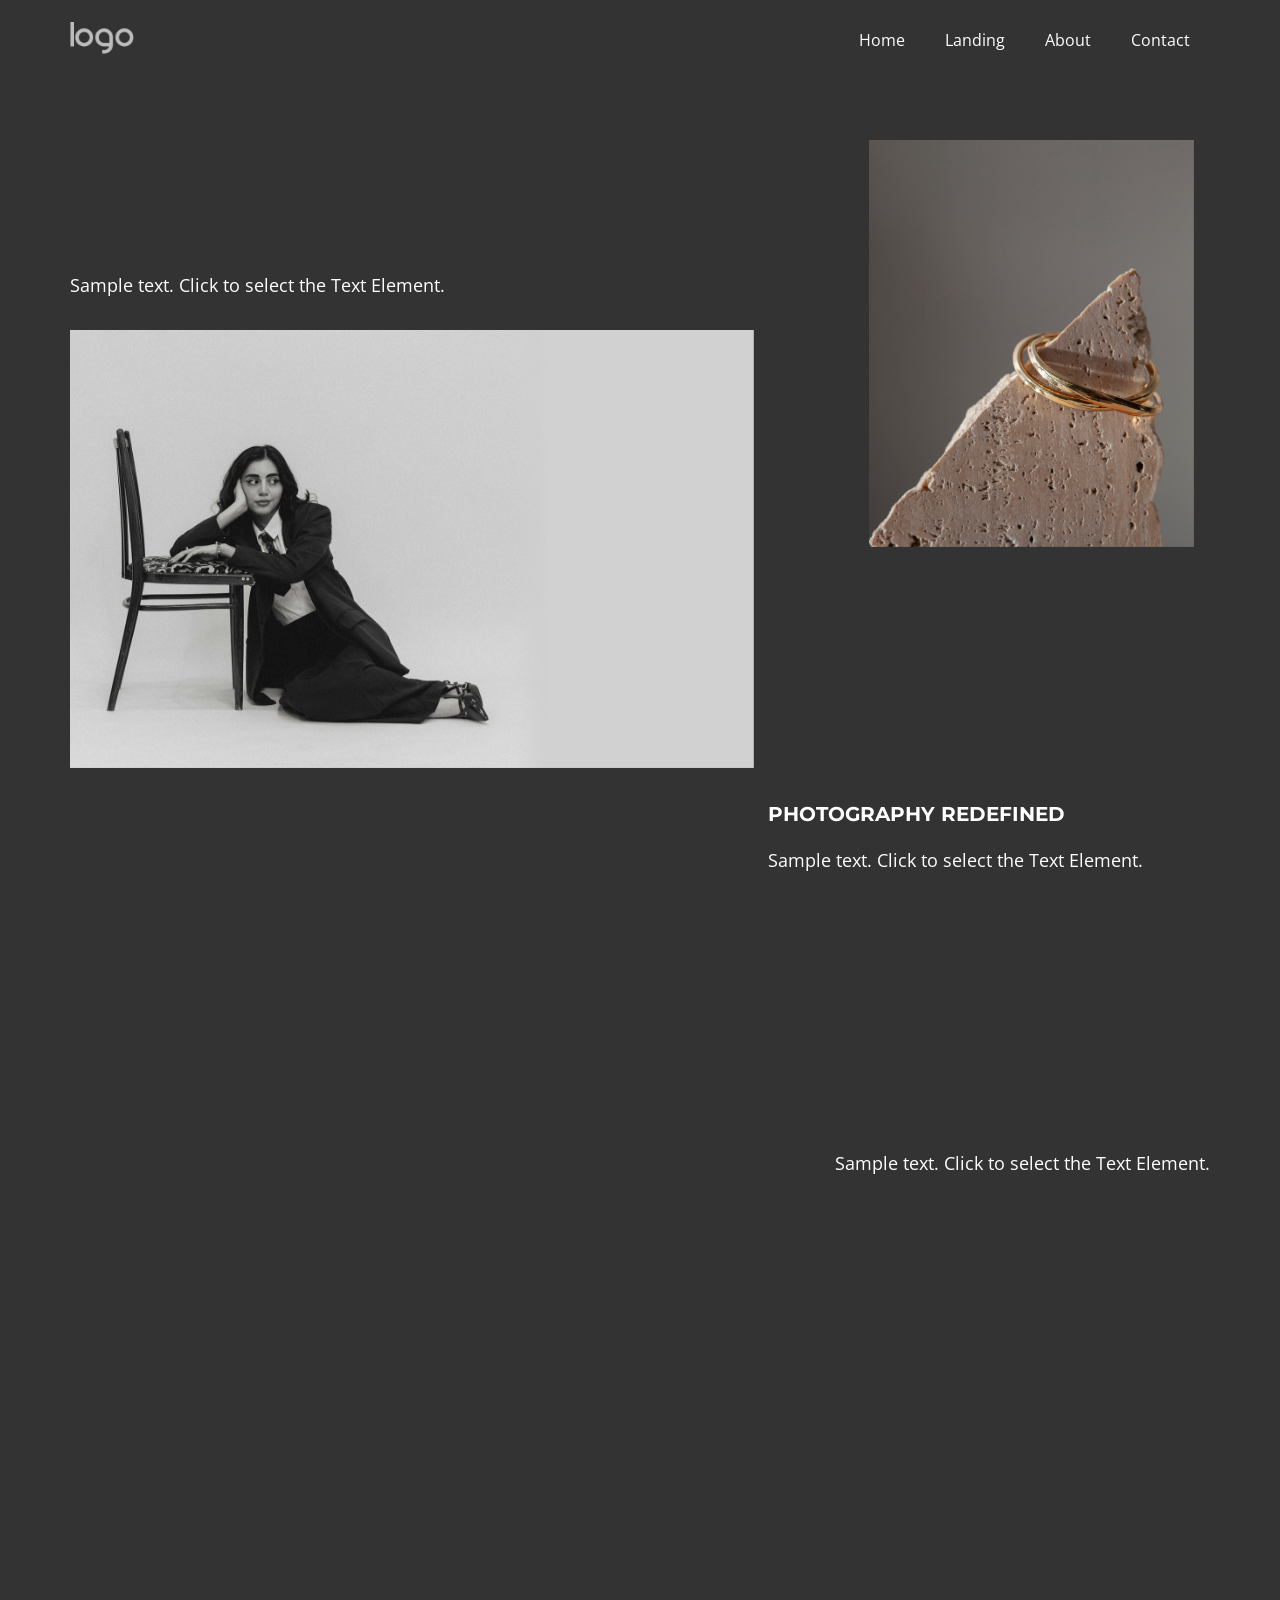
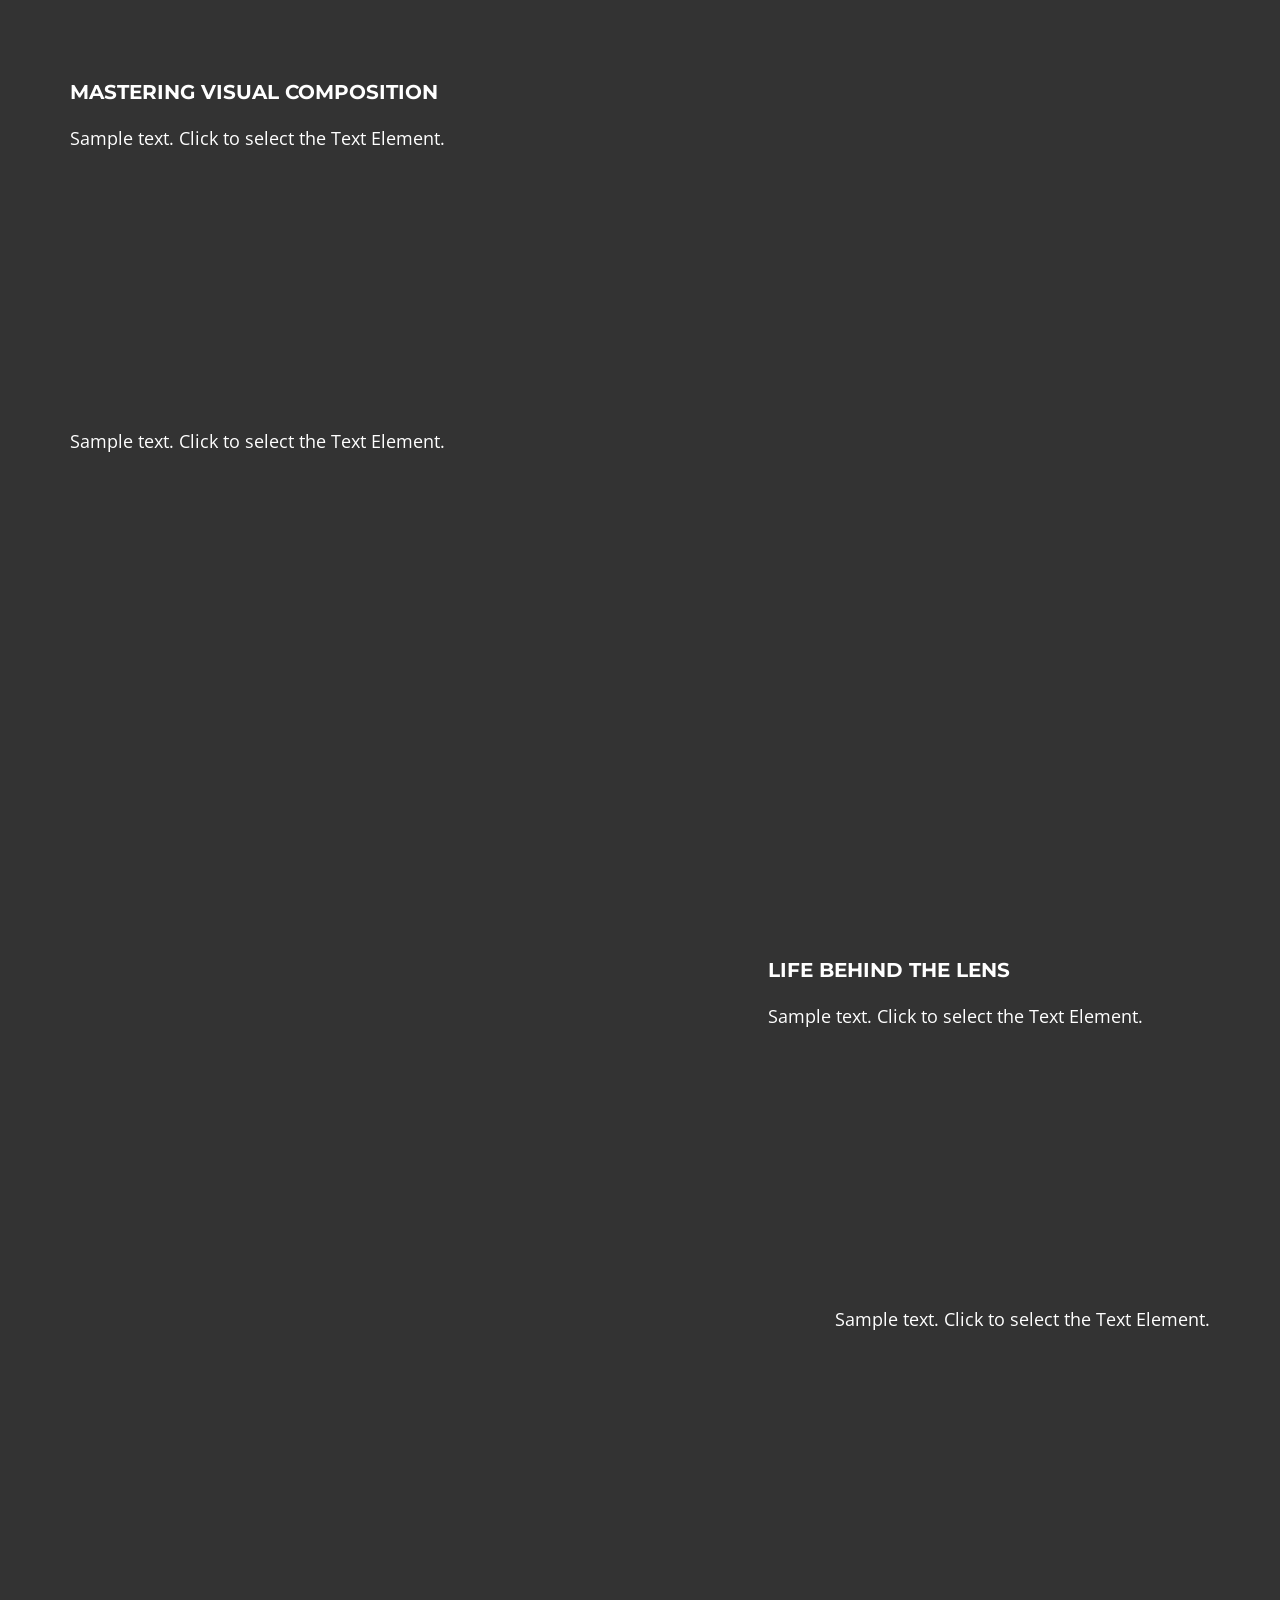
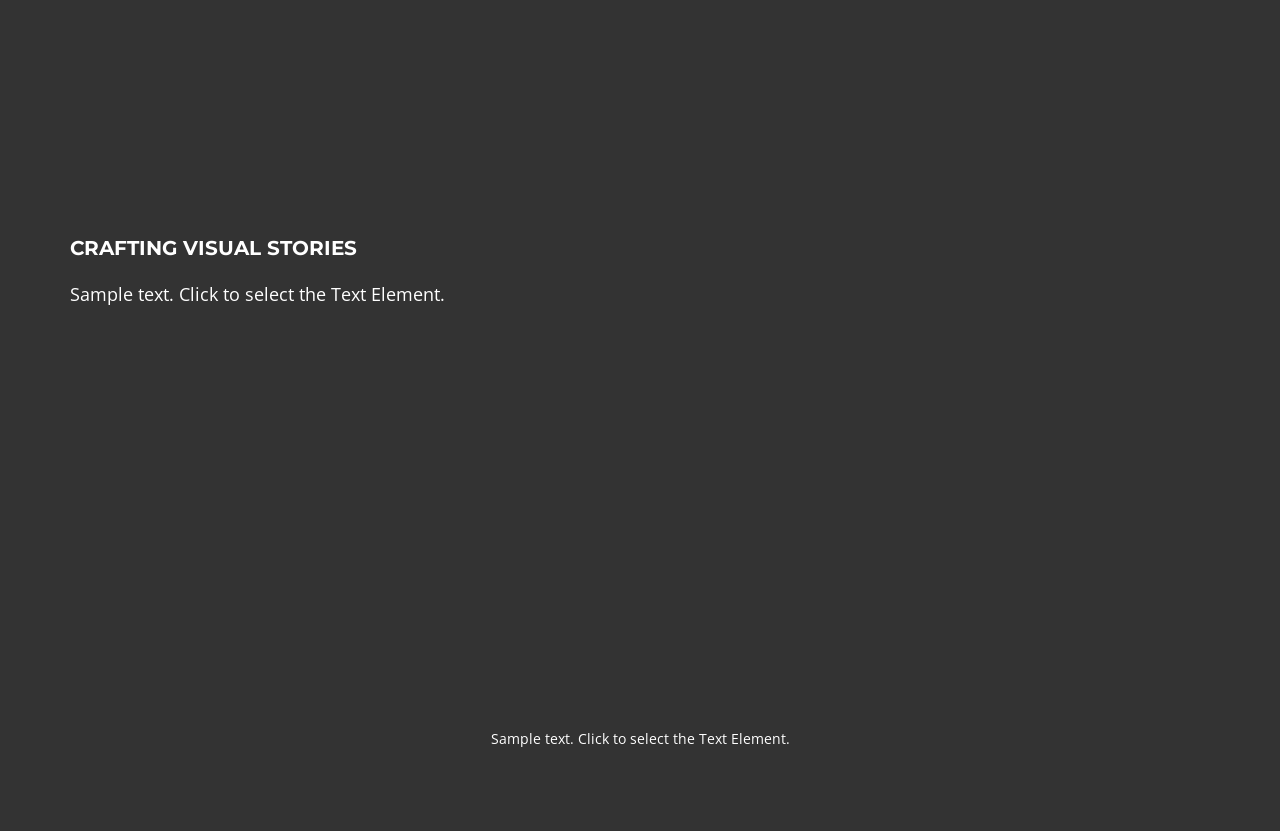
<file: Gallery.html>
<!DOCTYPE html>
<html style="font-size: 16px;" lang="en"><head>
    <meta name="viewport" content="width=device-width, initial-scale=1.0">
    <meta charset="utf-8">
    <meta name="keywords" content="">
    <meta name="description" content="">
    <title>Gallery</title>
    <link rel="stylesheet" href="nicepage.css" media="screen">
<link rel="stylesheet" href="Gallery.css" media="screen">
    <script class="u-script" type="text/javascript" src="jquery.js" defer=""></script>
    <script class="u-script" type="text/javascript" src="nicepage.js" defer=""></script>
    <meta name="generator" content="Nicepage 8.4.0, nicepage.com">
    
    
    
    
    
    
    
    <link id="u-page-google-font" rel="stylesheet" href="https://fonts.googleapis.com/css2?display=swap&amp;family=Roboto:ital,wght@0,100;0,200;0,300;0,400;0,500;0,600;0,700;0,800;0,900;1,100;1,200;1,300;1,400;1,500;1,600;1,700;1,800;1,900&amp;family=Open+Sans:ital,wght@0,300;0,400;0,500;0,600;0,700;0,800;1,300;1,400;1,500;1,600;1,700;1,800&amp;family=Montserrat:ital,wght@0,100;0,200;0,300;0,400;0,500;0,600;0,700;0,800;0,900;1,100;1,200;1,300;1,400;1,500;1,600;1,700;1,800;1,900">
    <script type="application/ld+json">{
		"@context": "http://schema.org",
		"@type": "Organization",
		"name": "",
		"logo": "images/default-logo.png"
}</script>
    <meta name="theme-color" content="#478ac9">
    <meta property="og:title" content="Gallery">
    <meta property="og:type" content="website">
  <meta data-intl-tel-input-cdn-path="intlTelInput/"></head>
  <body data-path-to-root="./" data-include-products="false" class="u-body u-xl-mode" data-lang="en"><header class="u-clearfix u-header" id="sec-2f8a"><div class="u-clearfix u-sheet u-valign-middle u-sheet-1">
        <a href="#" class="u-image u-logo u-image-1">
          <img src="images/default-logo.png" class="u-logo-image u-logo-image-1">
        </a>
        <nav class="u-menu u-menu-one-level u-offcanvas u-menu-1" role="navigation" aria-label="Menu navigation">
          <div class="menu-collapse" style="font-size: 1rem; letter-spacing: 0px;">
            <a class="u-button-style u-custom-left-right-menu-spacing u-custom-padding-bottom u-custom-text-active-color u-custom-text-hover-color u-custom-top-bottom-menu-spacing u-hamburger-link u-nav-link u-text-active-palette-1-base u-text-hover-palette-2-base" href="#" tabindex="-1" aria-label="Open menu" aria-controls="a94c">
              <svg class="u-svg-link" viewBox="0 0 24 24"><use xlink:href="#menu-hamburger"></use></svg>
              <svg class="u-svg-content" version="1.1" id="menu-hamburger" viewBox="0 0 16 16" x="0px" y="0px" xmlns:xlink="http://www.w3.org/1999/xlink" xmlns="http://www.w3.org/2000/svg"><g><rect y="1" width="16" height="2"></rect><rect y="7" width="16" height="2"></rect><rect y="13" width="16" height="2"></rect>
</g></svg>
            </a>
          </div>
          <div class="u-custom-menu u-nav-container">
            <ul class="u-nav u-unstyled u-nav-1" role="menubar"><li class="u-nav-item" role="none"><a class="u-button-style u-nav-link u-text-active-grey-40 u-text-hover-grey-50 u-nav-link-2" href="./" role="menuitem">Home</a>
</li><li class="u-nav-item" role="none"><a class="u-button-style u-nav-link u-text-active-grey-40 u-text-hover-grey-50 u-nav-link-2" href="Landing.html" role="menuitem">Landing</a>
</li><li class="u-nav-item" role="none"><a class="u-button-style u-nav-link u-text-active-grey-40 u-text-hover-grey-50 u-nav-link-2" href="About.html" role="menuitem">About</a>
</li><li class="u-nav-item" role="none"><a class="u-button-style u-nav-link u-text-active-grey-40 u-text-hover-grey-50 u-nav-link-2" href="Contact.html" role="menuitem">Contact</a>
</li></ul>
          </div>
          <div class="u-custom-menu u-nav-container-collapse" id="a94c" role="region" aria-label="Menu panel">
            <div class="u-black u-container-style u-inner-container-layout u-opacity u-opacity-95 u-sidenav">
              <div class="u-inner-container-layout u-sidenav-overflow">
                <div class="u-menu-close" tabindex="-1" aria-label="Close menu"></div>
                <ul class="u-align-center u-nav u-popupmenu-items u-unstyled u-nav-2"><li class="u-nav-item"><a class="u-button-style u-nav-link" href="./">Home</a>
</li><li class="u-nav-item"><a class="u-button-style u-nav-link" href="Landing.html">Landing</a>
</li><li class="u-nav-item"><a class="u-button-style u-nav-link" href="About.html">About</a>
</li><li class="u-nav-item"><a class="u-button-style u-nav-link" href="Contact.html">Contact</a>
</li></ul>
              </div>
            </div>
            <div class="u-black u-menu-overlay u-opacity u-opacity-70"></div>
          </div>
        </nav>
      </div></header>
    <section class="u-clearfix u-section-1" id="block-1">
      <div class="u-clearfix u-sheet u-sheet-1">
        <div class="data-layout-selected u-clearfix u-expanded-width u-layout-wrap u-layout-wrap-1">
          <div class="u-layout">
            <div class="u-layout-row">
              <div class="u-align-left u-container-align-left u-container-align-right u-container-style u-layout-cell u-size-36 u-layout-cell-1">
                <div class="u-container-layout u-valign-top-sm u-valign-top-xs u-container-layout-1">
                  <p class="u-text u-text-1">Sample text. Click to select the Text Element.</p>
                  <img class="custom-expanded u-expanded-width-lg u-expanded-width-xl u-image u-image-default u-image-1" src="images/pexels-nazila-21345908copy.jpg" alt="" data-image-width="2700" data-image-height="1409" data-animation-name="customAnimationIn" data-animation-duration="2000" data-animation-delay="0">
                </div>
              </div>
              <div class="u-container-style u-layout-cell u-size-24 u-layout-cell-2">
                <div class="u-container-layout u-valign-top-lg u-valign-top-md u-valign-top-xl u-container-layout-2">
                  <img class="u-image u-image-default u-image-2" src="images/2149846563.jpg" alt="" data-image-width="1000" data-image-height="1500" data-animation-name="customAnimationIn" data-animation-duration="2000" data-animation-delay="0">
                  <h5 class="u-text u-text-2"> Photography Redefined</h5>
                  <p class="u-text u-text-3">Sample text. Click to select the Text Element.</p>
                </div>
              </div>
            </div>
          </div>
        </div>
      </div>
    </section>
    <section class="u-clearfix u-section-2" id="block-2">
      <div class="u-clearfix u-sheet u-sheet-1">
        <div class="data-layout-selected u-clearfix u-expanded-width u-layout-wrap u-layout-wrap-1">
          <div class="u-layout">
            <div class="u-layout-row">
              <div class="u-container-style u-layout-cell u-size-24 u-layout-cell-1">
                <div class="u-container-layout u-valign-top u-container-layout-1">
                  <img class="u-image u-image-default u-image-1" src="images/42243.jpg" alt="" data-image-width="1333" data-image-height="2000" data-animation-name="customAnimationIn" data-animation-duration="2000" data-animation-delay="0">
                  <h5 class="u-text u-text-1"> Mastering Visual Composition</h5>
                  <p class="u-text u-text-2">Sample text. Click to select the Text Element.</p>
                </div>
              </div>
              <div class="u-align-right u-container-align-right u-container-style u-layout-cell u-size-36 u-layout-cell-2">
                <div class="u-container-layout u-valign-top-sm u-valign-top-xs u-container-layout-2">
                  <p class="u-text u-text-3">Sample text. Click to select the Text Element.</p>
                  <img class="u-expanded-width u-image u-image-default u-image-2" src="images/16501.jpg" alt="" data-image-width="2000" data-image-height="1333" data-animation-name="fadeIn" data-animation-duration="2000" data-animation-delay="0">
                </div>
              </div>
            </div>
          </div>
        </div>
      </div>
    </section>
    <section class="u-clearfix u-section-3" id="block-3">
      <div class="u-clearfix u-sheet u-sheet-1">
        <div class="data-layout-selected u-clearfix u-expanded-width u-layout-wrap u-layout-wrap-1">
          <div class="u-layout">
            <div class="u-layout-row">
              <div class="u-align-left u-container-align-left u-container-align-right u-container-style u-layout-cell u-size-36 u-layout-cell-1">
                <div class="u-container-layout u-valign-top-sm u-valign-top-xs u-container-layout-1">
                  <p class="u-text u-text-1">Sample text. Click to select the Text Element.</p>
                  <img class="custom-expanded u-expanded-width-lg u-expanded-width-xl u-image u-image-default u-image-1" src="images/2151235300.jpg" alt="" data-image-width="1506" data-image-height="2000" data-animation-name="customAnimationIn" data-animation-duration="2000" data-animation-delay="0">
                </div>
              </div>
              <div class="u-container-style u-layout-cell u-size-24 u-layout-cell-2">
                <div class="u-container-layout u-valign-top-lg u-valign-top-md u-valign-top-xl u-container-layout-2">
                  <img class="u-image u-image-default u-image-2" src="images/129373.jpg" alt="" data-image-width="1125" data-image-height="2000" data-animation-name="customAnimationIn" data-animation-duration="2000" data-animation-delay="0">
                  <h5 class="u-text u-text-2"> Life Behind the Lens</h5>
                  <p class="u-text u-text-3">Sample text. Click to select the Text Element.</p>
                </div>
              </div>
            </div>
          </div>
        </div>
      </div>
    </section>
    <section class="u-clearfix u-section-4" id="block-4">
      <div class="u-clearfix u-sheet u-sheet-1">
        <div class="data-layout-selected u-clearfix u-expanded-width u-layout-wrap u-layout-wrap-1">
          <div class="u-layout">
            <div class="u-layout-row">
              <div class="u-container-style u-layout-cell u-size-24 u-layout-cell-1">
                <div class="u-container-layout u-valign-top u-container-layout-1">
                  <img class="u-image u-image-default u-image-1" src="images/3.png" alt="" data-image-width="926" data-image-height="925" data-animation-name="customAnimationIn" data-animation-duration="2000" data-animation-delay="0">
                  <h5 class="u-text u-text-1"> Crafting Visual Stories</h5>
                  <p class="u-text u-text-2">Sample text. Click to select the Text Element.</p>
                </div>
              </div>
              <div class="u-align-right u-container-align-right u-container-style u-layout-cell u-size-36 u-layout-cell-2">
                <div class="u-container-layout u-valign-top-sm u-valign-top-xs u-container-layout-2">
                  <p class="u-text u-text-3">Sample text. Click to select the Text Element.</p>
                  <img class="u-expanded-width u-image u-image-default u-image-2" src="images/125902.jpg" alt="" data-image-width="2000" data-image-height="1334" data-animation-name="fadeIn" data-animation-duration="2000" data-animation-delay="0">
                </div>
              </div>
            </div>
          </div>
        </div>
      </div>
    </section>
    <section class="u-clearfix u-section-5" id="block-5">
      <div class="u-clearfix u-sheet u-sheet-1">
        <div class="data-layout-selected u-clearfix u-expanded-width u-gutter-30 u-layout-wrap u-layout-wrap-1">
          <div class="u-layout">
            <div class="u-layout-row">
              <div class="u-container-style u-layout-cell u-radius u-shape-round u-size-30 u-layout-cell-1" data-animation-name="customAnimationIn" data-animation-duration="2000" data-animation-delay="0">
                <div class="u-border-2 u-border-white u-container-layout u-valign-middle u-container-layout-1">
                  <h3 class="u-text u-text-default u-text-1">instagram&nbsp;<span class="u-file-icon u-icon u-text-white u-icon-1"><img src="images/5.png" alt=""></span>
                  </h3>
                  <p class="u-text u-text-default u-text-2">Sample text. Click to select the Text Element.</p>
                </div>
              </div>
              <div class="u-container-align-right u-container-style u-layout-cell u-radius u-shape-round u-size-30 u-layout-cell-2" data-animation-name="customAnimationIn" data-animation-duration="2000" data-animation-delay="0">
                <div class="u-border-2 u-border-white u-container-layout u-valign-middle u-container-layout-2">
                  <h3 class="u-align-right u-text u-text-default u-text-3">booking <span class="u-file-icon u-icon u-text-white u-icon-2"><img src="images/5.png" alt=""></span>
                  </h3>
                  <p class="u-align-right u-text u-text-default u-text-4">Sample text. Click to select the Text Element.</p>
                </div>
              </div>
            </div>
          </div>
        </div>
      </div>
    </section>
    
    
    
    <footer class="u-align-center u-clearfix u-container-align-center u-footer" id="sec-3d1c"><div class="u-clearfix u-sheet u-sheet-1">
        <p class="u-small-text u-text u-text-variant u-text-1">Sample text. Click to select the Text Element.</p>
      </div></footer>
    <section class="u-backlink u-clearfix u-grey-80"></section>
  
</body></html>
</file>
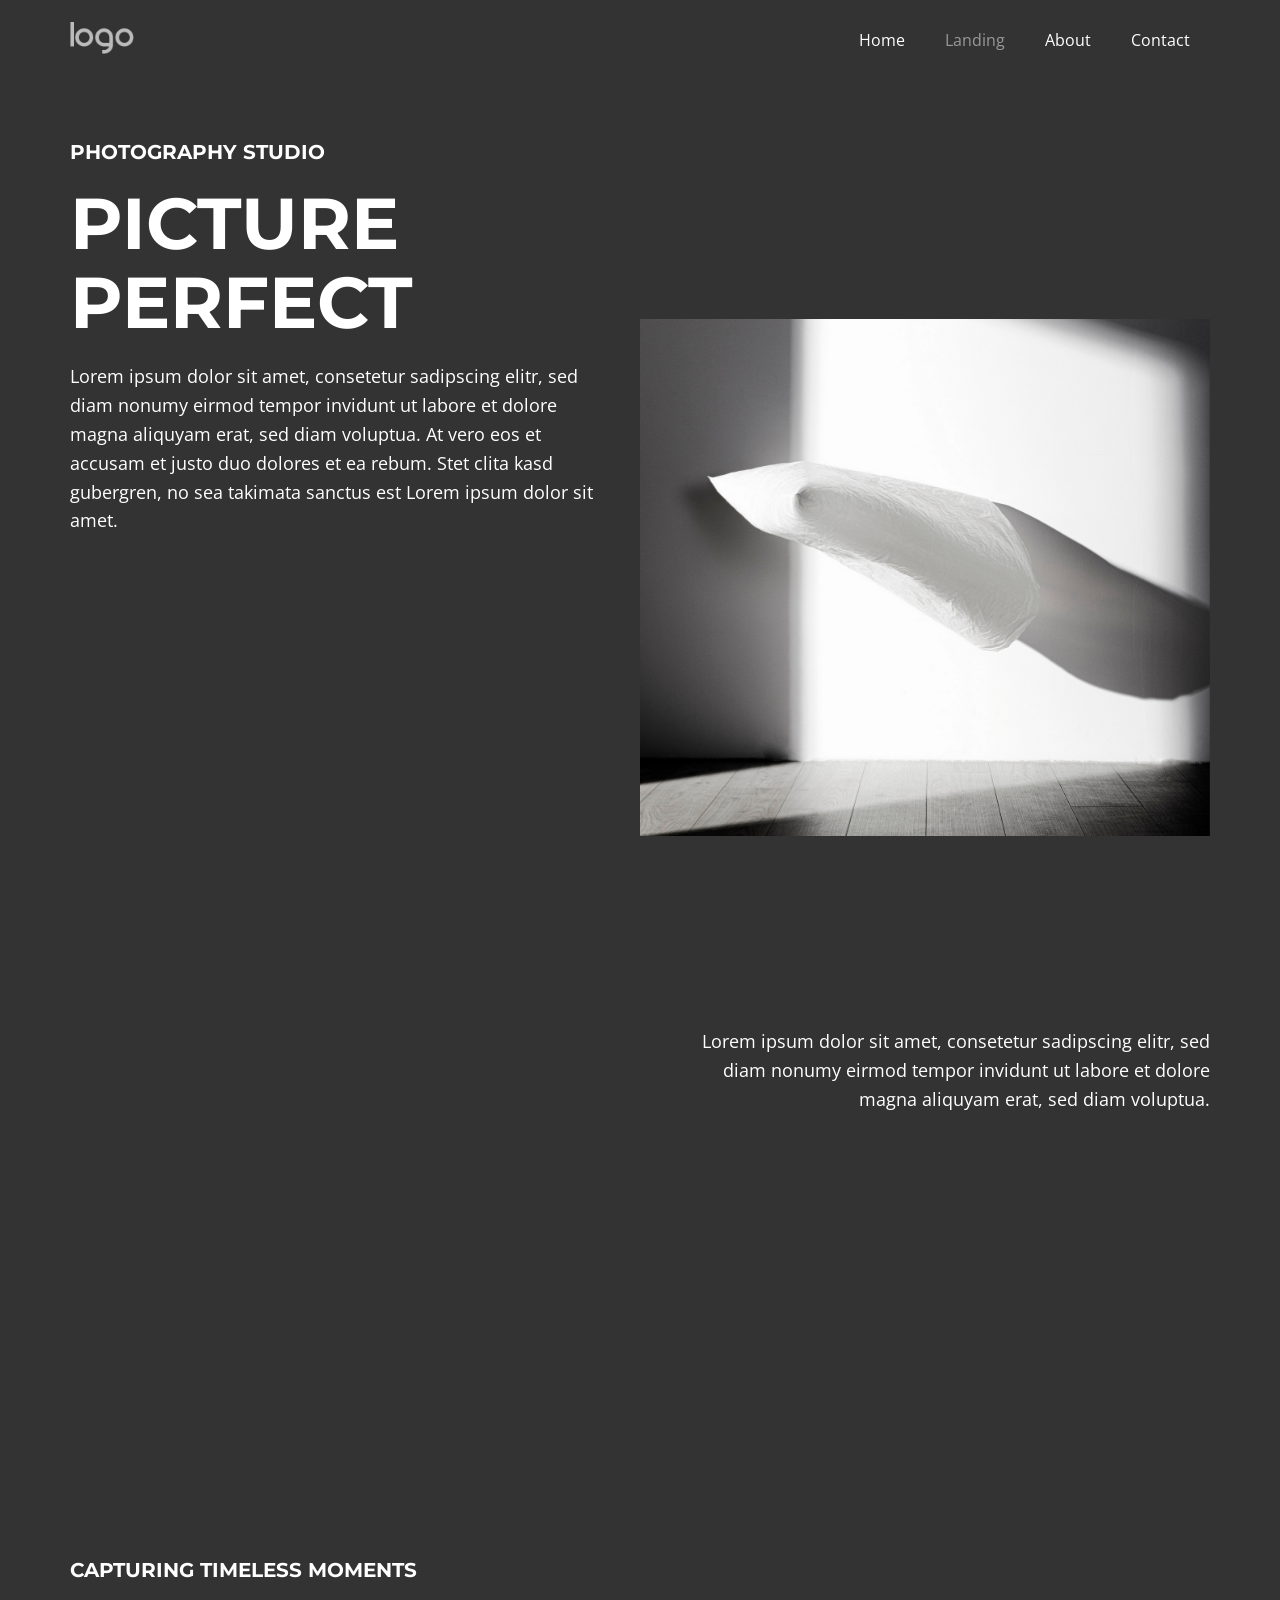
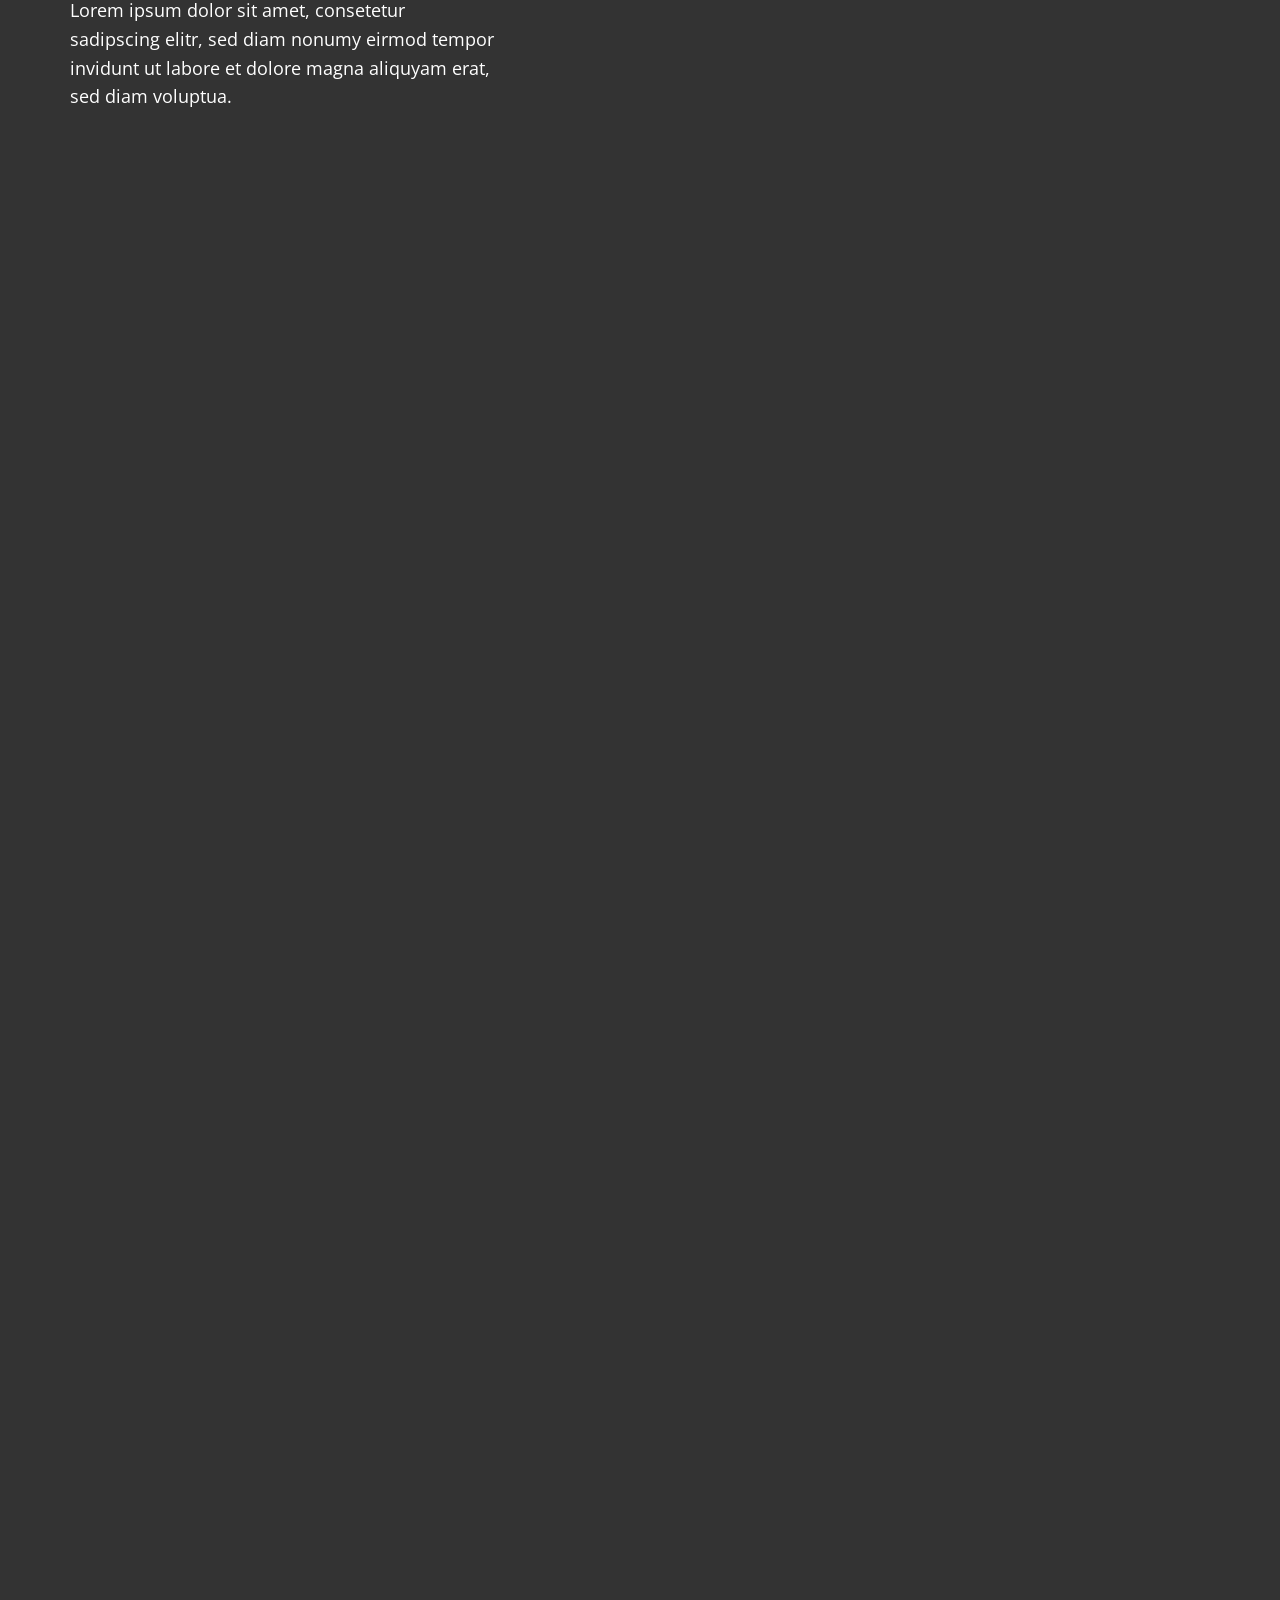
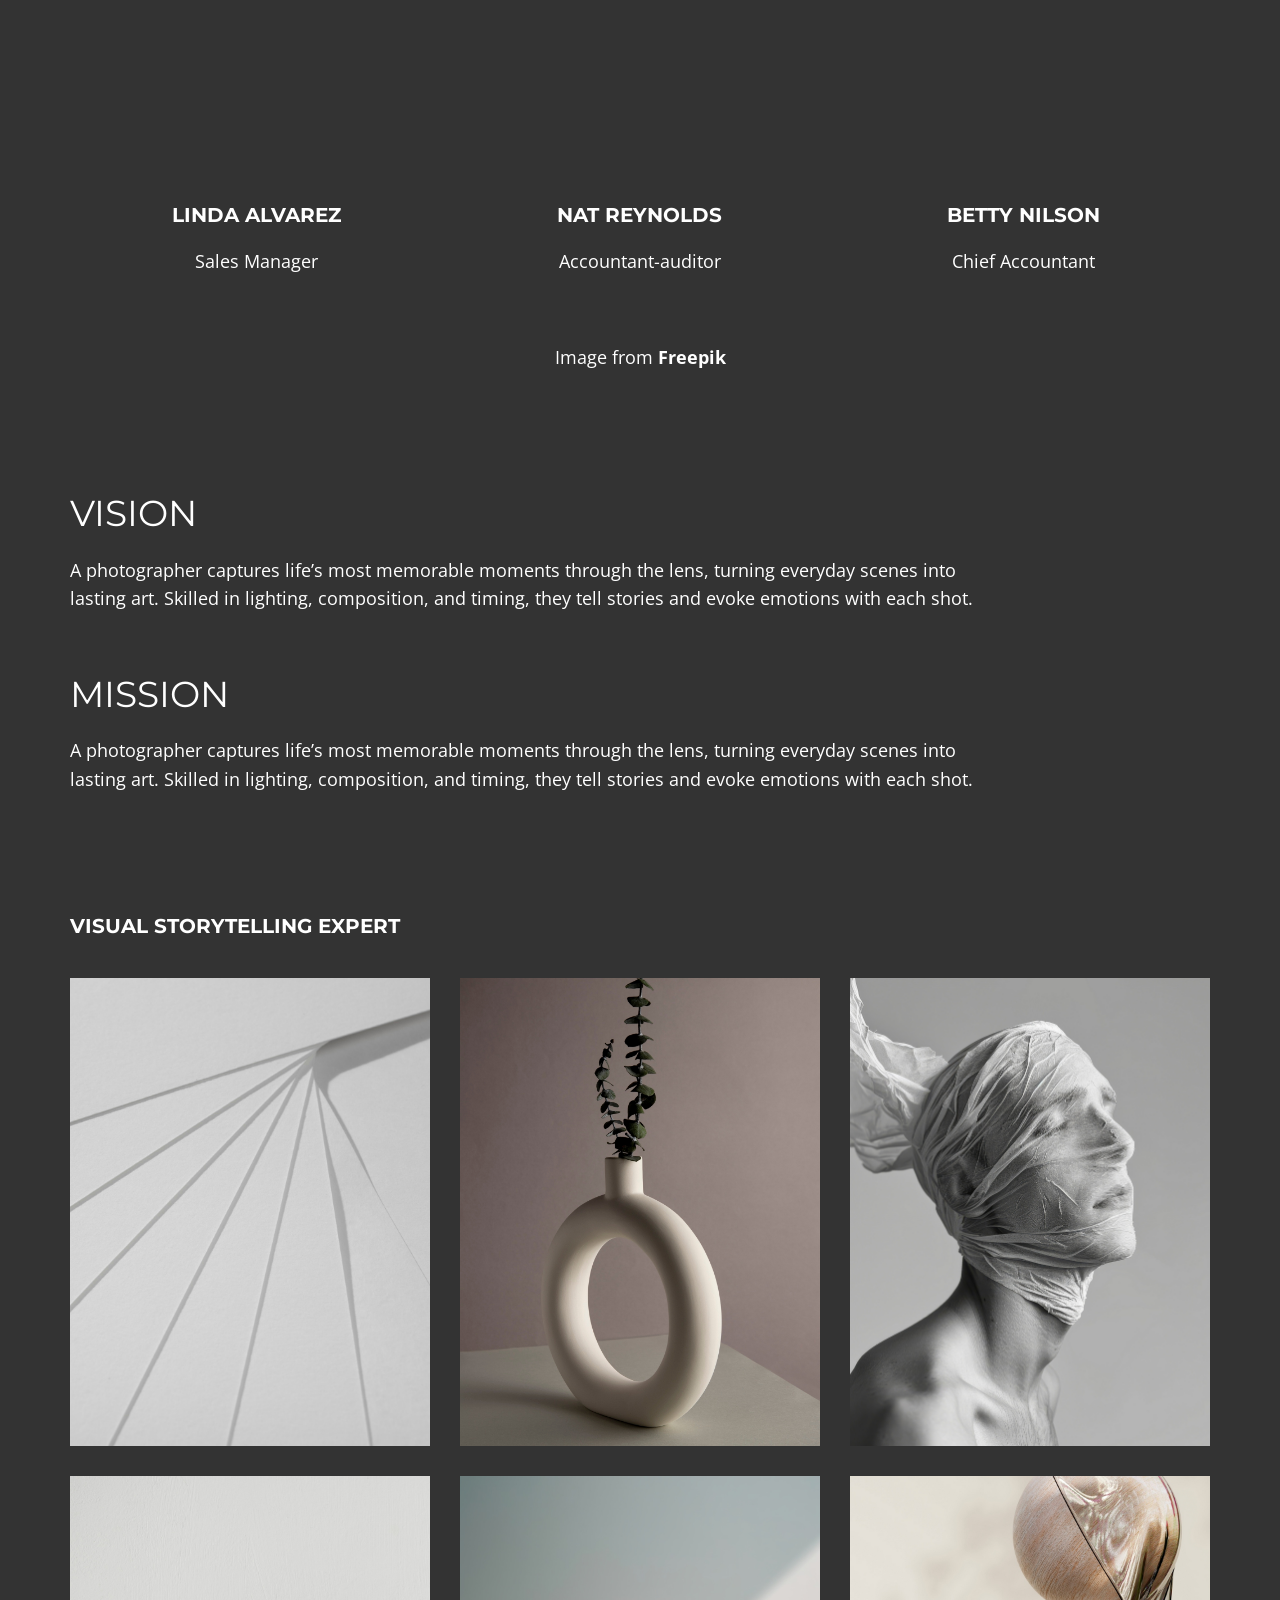
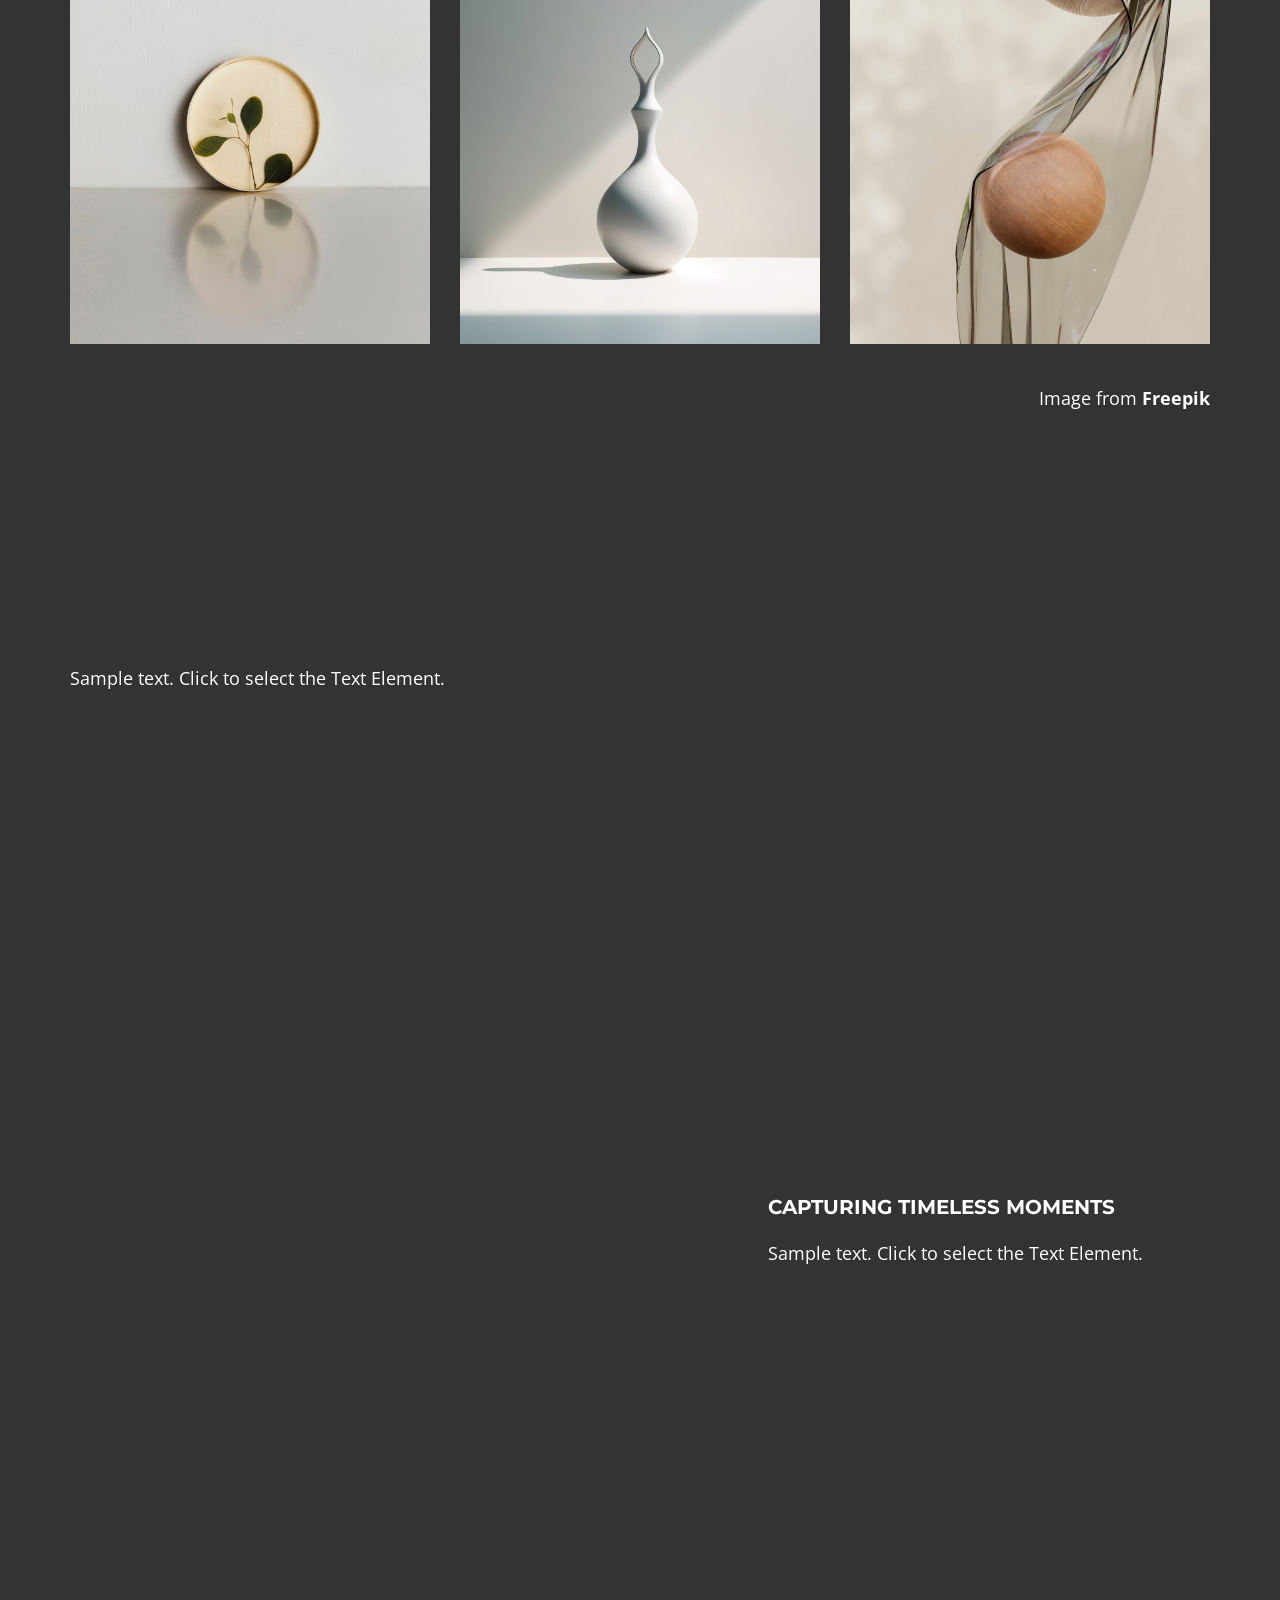
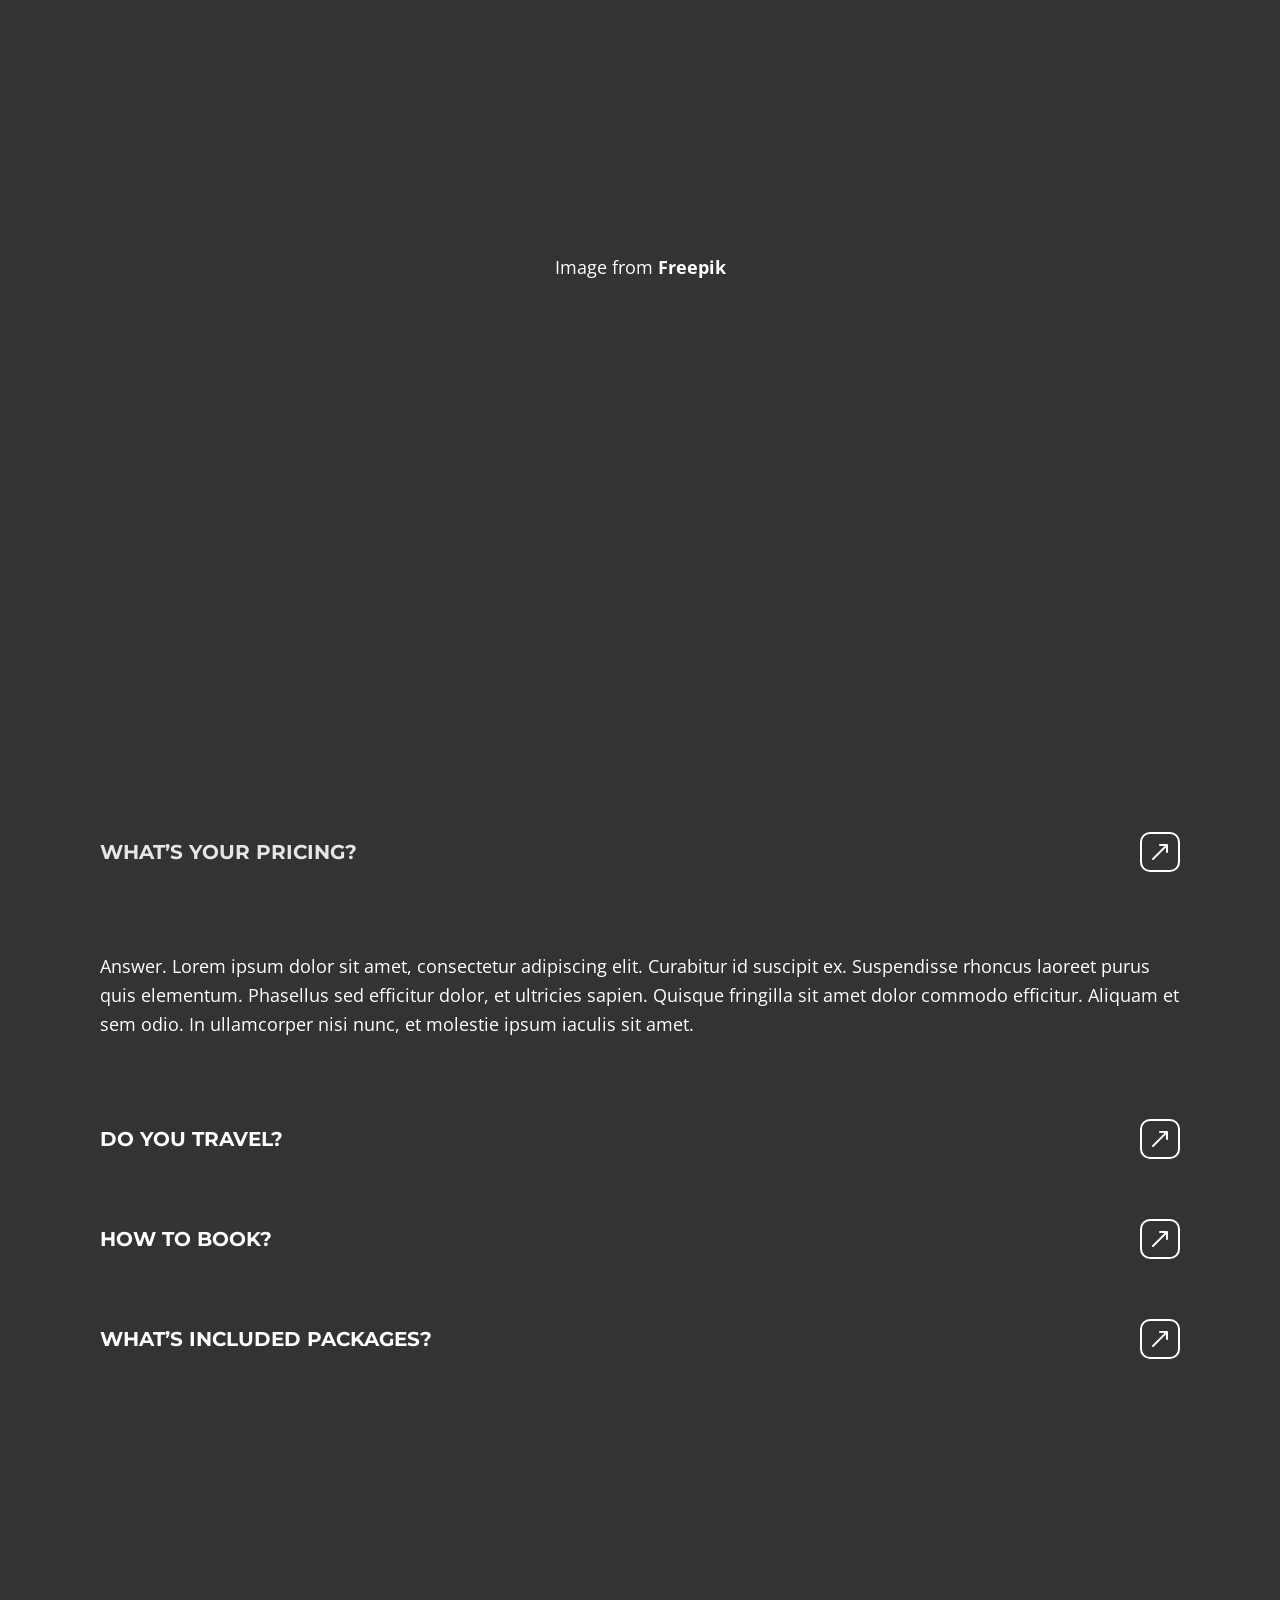
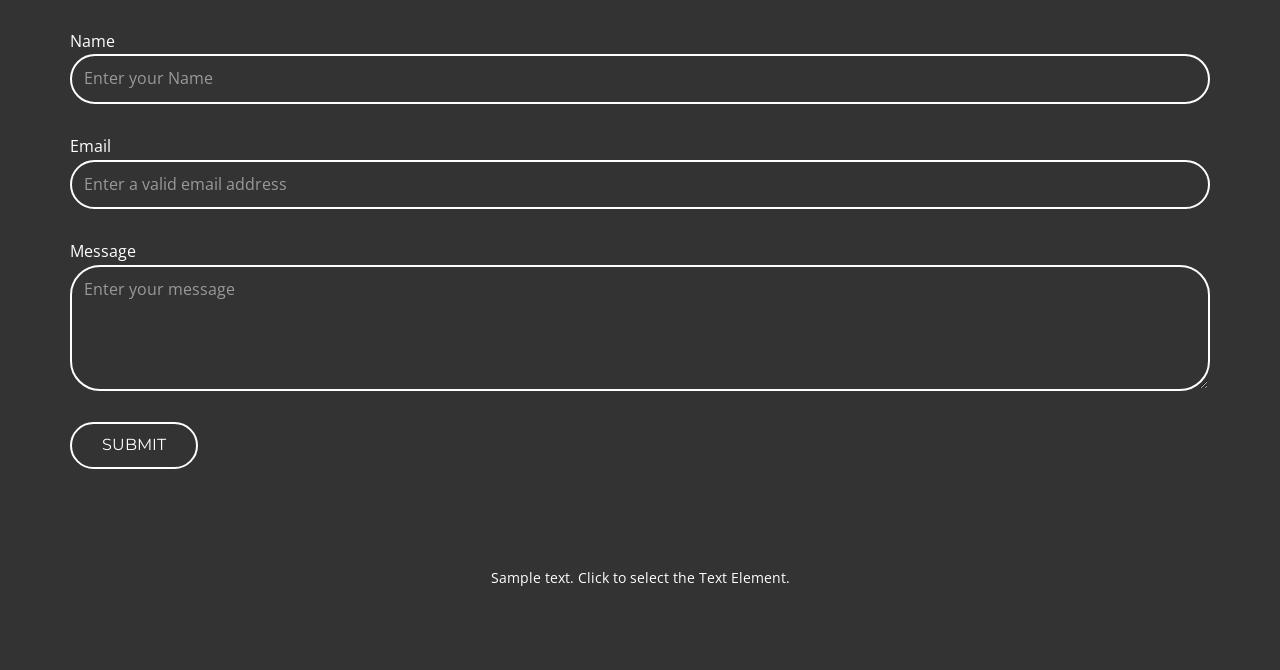
<file: Landing.html>
<!DOCTYPE html>
<html style="font-size: 16px;" lang="en"><head>
    <meta name="viewport" content="width=device-width, initial-scale=1.0">
    <meta charset="utf-8">
    <meta name="keywords" content="​Picture Perfect, get in touch">
    <meta name="description" content="">
    <title>Landing</title>
    <link rel="stylesheet" href="nicepage.css" media="screen">
<link rel="stylesheet" href="Landing.css" media="screen">
    <script class="u-script" type="text/javascript" src="jquery.js" defer=""></script>
    <script class="u-script" type="text/javascript" src="nicepage.js" defer=""></script>
    <meta name="generator" content="Nicepage 8.4.0, nicepage.com">
    
    
    
    
    
    
    
    
    
    
    
    
    
    
    <link id="u-page-google-font" rel="stylesheet" href="https://fonts.googleapis.com/css2?display=swap&amp;family=Roboto:ital,wght@0,100;0,200;0,300;0,400;0,500;0,600;0,700;0,800;0,900;1,100;1,200;1,300;1,400;1,500;1,600;1,700;1,800;1,900&amp;family=Open+Sans:ital,wght@0,300;0,400;0,500;0,600;0,700;0,800;1,300;1,400;1,500;1,600;1,700;1,800&amp;family=Montserrat:ital,wght@0,100;0,200;0,300;0,400;0,500;0,600;0,700;0,800;0,900;1,100;1,200;1,300;1,400;1,500;1,600;1,700;1,800;1,900">
    <script type="application/ld+json">{
		"@context": "http://schema.org",
		"@type": "Organization",
		"name": "",
		"logo": "images/default-logo.png"
}</script>
    <meta name="theme-color" content="#478ac9">
    <meta property="og:title" content="Landing">
    <meta property="og:type" content="website">
  <meta name="referrer" content="origin"><meta data-intl-tel-input-cdn-path="intlTelInput/"></head>
  <body data-path-to-root="./" data-include-products="false" class="u-body u-clearfix u-grey-80 u-xl-mode" data-lang="en"><header class="u-clearfix u-header" id="sec-2f8a"><div class="u-clearfix u-sheet u-valign-middle u-sheet-1">
        <a href="#" class="u-image u-logo u-image-1">
          <img src="images/default-logo.png" class="u-logo-image u-logo-image-1">
        </a>
        <nav class="u-menu u-menu-one-level u-offcanvas u-menu-1" role="navigation" aria-label="Menu navigation">
          <div class="menu-collapse" style="font-size: 1rem; letter-spacing: 0px;">
            <a class="u-button-style u-custom-left-right-menu-spacing u-custom-padding-bottom u-custom-text-active-color u-custom-text-hover-color u-custom-top-bottom-menu-spacing u-hamburger-link u-nav-link u-text-active-palette-1-base u-text-hover-palette-2-base" href="#" tabindex="-1" aria-label="Open menu" aria-controls="a94c">
              <svg class="u-svg-link" viewBox="0 0 24 24"><use xlink:href="#menu-hamburger"></use></svg>
              <svg class="u-svg-content" version="1.1" id="menu-hamburger" viewBox="0 0 16 16" x="0px" y="0px" xmlns:xlink="http://www.w3.org/1999/xlink" xmlns="http://www.w3.org/2000/svg"><g><rect y="1" width="16" height="2"></rect><rect y="7" width="16" height="2"></rect><rect y="13" width="16" height="2"></rect>
</g></svg>
            </a>
          </div>
          <div class="u-custom-menu u-nav-container">
            <ul class="u-nav u-unstyled u-nav-1" role="menubar"><li class="u-nav-item" role="none"><a class="u-button-style u-nav-link u-text-active-grey-40 u-text-hover-grey-50 u-nav-link-2" href="./" role="menuitem">Home</a>
</li><li class="u-nav-item" role="none"><a class="u-button-style u-nav-link u-text-active-grey-40 u-text-hover-grey-50 u-nav-link-2" href="Landing.html" role="menuitem">Landing</a>
</li><li class="u-nav-item" role="none"><a class="u-button-style u-nav-link u-text-active-grey-40 u-text-hover-grey-50 u-nav-link-2" href="About.html" role="menuitem">About</a>
</li><li class="u-nav-item" role="none"><a class="u-button-style u-nav-link u-text-active-grey-40 u-text-hover-grey-50 u-nav-link-2" href="Contact.html" role="menuitem">Contact</a>
</li></ul>
          </div>
          <div class="u-custom-menu u-nav-container-collapse" id="a94c" role="region" aria-label="Menu panel">
            <div class="u-black u-container-style u-inner-container-layout u-opacity u-opacity-95 u-sidenav">
              <div class="u-inner-container-layout u-sidenav-overflow">
                <div class="u-menu-close" tabindex="-1" aria-label="Close menu"></div>
                <ul class="u-align-center u-nav u-popupmenu-items u-unstyled u-nav-2"><li class="u-nav-item"><a class="u-button-style u-nav-link" href="./">Home</a>
</li><li class="u-nav-item"><a class="u-button-style u-nav-link" href="Landing.html">Landing</a>
</li><li class="u-nav-item"><a class="u-button-style u-nav-link" href="About.html">About</a>
</li><li class="u-nav-item"><a class="u-button-style u-nav-link" href="Contact.html">Contact</a>
</li></ul>
              </div>
            </div>
            <div class="u-black u-menu-overlay u-opacity u-opacity-70"></div>
          </div>
        </nav>
      </div></header>
    <section class="u-clearfix u-section-1" id="block-1">
      <div class="u-clearfix u-sheet u-valign-bottom-xl u-valign-bottom-xs u-sheet-1">
        <div class="data-layout-selected u-clearfix u-expanded-width u-layout-wrap u-layout-wrap-1">
          <div class="u-layout">
            <div class="u-layout-row">
              <div class="u-container-style u-layout-cell u-size-30 u-layout-cell-1">
                <div class="u-container-layout u-valign-top u-container-layout-1">
                  <h5 class="u-align-left u-text u-text-default u-text-1"> photography studio</h5>
                  <h1 class="u-align-left u-text u-text-2"> Picture Perfect</h1>
                  <p class="u-align-left u-text u-text-3"> Lorem ipsum dolor sit amet, consetetur sadipscing elitr, sed diam nonumy eirmod tempor invidunt ut labore et dolore magna aliquyam erat, sed diam voluptua. At vero eos et accusam et justo duo dolores et ea rebum. Stet clita kasd gubergren, no sea takimata sanctus est Lorem ipsum dolor sit amet.</p>
                </div>
              </div>
              <div class="u-container-style u-layout-cell u-size-30 u-layout-cell-2">
                <div class="u-container-layout u-valign-bottom-lg u-valign-bottom-md u-valign-bottom-xs u-valign-middle-sm u-container-layout-2">
                  <img class="u-expanded-width u-image u-image-default u-image-1" src="images/2148548991.jpg" alt="" data-image-width="2000" data-image-height="1333" data-animation-name="customAnimationIn" data-animation-duration="2000" data-animation-delay="0">
                </div>
              </div>
            </div>
          </div>
        </div>
      </div>
    </section>
    <section class="u-clearfix u-section-2" id="block-2">
      <div class="u-clearfix u-sheet u-valign-middle u-sheet-1">
        <div class="data-layout-selected u-clearfix u-expanded-width u-layout-wrap u-layout-wrap-1">
          <div class="u-layout">
            <div class="u-layout-row">
              <div class="u-container-style u-layout-cell u-size-24 u-layout-cell-1">
                <div class="u-container-layout u-valign-top u-container-layout-1">
                  <img class="u-image u-image-default u-image-1" src="images/2149253143.jpg" alt="" data-image-width="1000" data-image-height="1500" data-animation-name="customAnimationIn" data-animation-duration="2000" data-animation-delay="0">
                  <h5 class="u-text u-text-1"> Capturing Timeless Moments</h5>
                  <p class="u-text u-text-2"> Lorem ipsum dolor sit amet, consetetur sadipscing elitr, sed diam nonumy eirmod tempor invidunt ut labore et dolore magna aliquyam erat, sed diam voluptua. </p>
                </div>
              </div>
              <div class="u-align-right u-container-align-right u-container-style u-layout-cell u-size-36 u-layout-cell-2">
                <div class="u-container-layout u-valign-top-sm u-valign-top-xs u-container-layout-2">
                  <p class="u-text u-text-3"> Lorem ipsum dolor sit amet, consetetur sadipscing elitr, sed diam nonumy eirmod tempor invidunt ut labore et dolore magna aliquyam erat, sed diam voluptua. </p>
                  <img class="u-expanded-width u-image u-image-default u-image-2" src="images/pexels-nazila-21345908.jpg" alt="" data-image-width="1920" data-image-height="1556" data-animation-name="fadeIn" data-animation-duration="2000" data-animation-delay="0">
                </div>
              </div>
            </div>
          </div>
        </div>
      </div>
    </section>
    <section class="u-clearfix u-section-3" id="block-3">
      <div class="u-clearfix u-sheet u-valign-middle u-sheet-1">
        <div class="u-expanded-width u-list u-list-1">
          <div class="u-repeater u-repeater-1">
            <div class="u-border-2 u-border-white u-container-align-center u-container-style u-list-item u-radius u-repeater-item u-shape-round u-list-item-1" data-animation-name="flipIn" data-animation-duration="3000" data-animation-delay="0" data-animation-direction="X">
              <div class="u-container-layout u-similar-container u-valign-middle u-container-layout-1"><span class="u-icon u-icon-1"><svg class="u-svg-link" preserveAspectRatio="xMidYMin slice" viewBox="0 0 60 60" style=""><use xlink:href="#svg-d88a"></use></svg><svg class="u-svg-content" viewBox="0 0 60 60" x="0px" y="0px" id="svg-d88a" style="enable-background:new 0 0 60 60;"><g><path d="M42.595,0H17.405C14.977,0,13,1.977,13,4.405v51.189C13,58.023,14.977,60,17.405,60h25.189C45.023,60,47,58.023,47,55.595
		V4.405C47,1.977,45.023,0,42.595,0z M15,8h30v38H15V8z M17.405,2h25.189C43.921,2,45,3.079,45,4.405V6H15V4.405
		C15,3.079,16.079,2,17.405,2z M42.595,58H17.405C16.079,58,15,56.921,15,55.595V48h30v7.595C45,56.921,43.921,58,42.595,58z"></path><path d="M30,49c-2.206,0-4,1.794-4,4s1.794,4,4,4s4-1.794,4-4S32.206,49,30,49z M30,55c-1.103,0-2-0.897-2-2s0.897-2,2-2
		s2,0.897,2,2S31.103,55,30,55z"></path><path d="M26,5h4c0.553,0,1-0.447,1-1s-0.447-1-1-1h-4c-0.553,0-1,0.447-1,1S25.447,5,26,5z"></path><path d="M33,5h1c0.553,0,1-0.447,1-1s-0.447-1-1-1h-1c-0.553,0-1,0.447-1,1S32.447,5,33,5z"></path><path d="M56.612,4.569c-0.391-0.391-1.023-0.391-1.414,0s-0.391,1.023,0,1.414c3.736,3.736,3.736,9.815,0,13.552
		c-0.391,0.391-0.391,1.023,0,1.414c0.195,0.195,0.451,0.293,0.707,0.293s0.512-0.098,0.707-0.293
		C61.128,16.434,61.128,9.085,56.612,4.569z"></path><path d="M52.401,6.845c-0.391-0.391-1.023-0.391-1.414,0s-0.391,1.023,0,1.414c1.237,1.237,1.918,2.885,1.918,4.639
		s-0.681,3.401-1.918,4.638c-0.391,0.391-0.391,1.023,0,1.414c0.195,0.195,0.451,0.293,0.707,0.293s0.512-0.098,0.707-0.293
		c1.615-1.614,2.504-3.764,2.504-6.052S54.017,8.459,52.401,6.845z"></path><path d="M4.802,5.983c0.391-0.391,0.391-1.023,0-1.414s-1.023-0.391-1.414,0c-4.516,4.516-4.516,11.864,0,16.38
		c0.195,0.195,0.451,0.293,0.707,0.293s0.512-0.098,0.707-0.293c0.391-0.391,0.391-1.023,0-1.414
		C1.065,15.799,1.065,9.72,4.802,5.983z"></path><path d="M9.013,6.569c-0.391-0.391-1.023-0.391-1.414,0c-1.615,1.614-2.504,3.764-2.504,6.052s0.889,4.438,2.504,6.053
		c0.195,0.195,0.451,0.293,0.707,0.293s0.512-0.098,0.707-0.293c0.391-0.391,0.391-1.023,0-1.414
		c-1.237-1.237-1.918-2.885-1.918-4.639S7.775,9.22,9.013,7.983C9.403,7.593,9.403,6.96,9.013,6.569z"></path>
</g></svg></span>
                <h5 class="u-align-center u-text u-text-default u-text-1"> Artful Image Creation</h5>
                <p class="u-align-center u-text u-text-default u-text-2">Sample text. Click to select the Text Element.</p>
              </div>
            </div>
            <div class="u-border-2 u-border-white u-container-align-center u-container-style u-list-item u-radius u-repeater-item u-shape-round u-list-item-2" data-animation-name="flipIn" data-animation-duration="3000" data-animation-delay="0" data-animation-direction="X">
              <div class="u-container-layout u-similar-container u-valign-middle u-container-layout-2"><span class="u-icon u-icon-2"><svg class="u-svg-link" preserveAspectRatio="xMidYMin slice" viewBox="0 0 54 54" style=""><use xlink:href="#svg-b719"></use></svg><svg class="u-svg-content" viewBox="0 0 54 54" x="0px" y="0px" id="svg-b719" style="enable-background:new 0 0 54 54;"><g><path d="M27,8c-9.374,0-17,7.626-17,17c0,7.112,4.391,13.412,11,15.9V50c0,0.553,0.447,1,1,1h1v2c0,0.553,0.447,1,1,1h6
		c0.553,0,1-0.447,1-1v-2h1c0.553,0,1-0.447,1-1v-9.1c6.609-2.488,11-8.788,11-15.9C44,15.626,36.374,8,27,8z M30,49
		c-0.553,0-1,0.447-1,1v2h-4v-2c0-0.553-0.447-1-1-1h-1v-5h8v5H30z M31.688,39.242C31.277,39.377,31,39.761,31,40.192V42h-8v-1.808
		c0-0.432-0.277-0.815-0.688-0.95C16.145,37.214,12,31.49,12,25c0-8.271,6.729-15,15-15s15,6.729,15,15
		C42,31.49,37.855,37.214,31.688,39.242z"></path><path d="M27,6c0.553,0,1-0.447,1-1V1c0-0.553-0.447-1-1-1s-1,0.447-1,1v4C26,5.553,26.447,6,27,6z"></path><path d="M51,24h-4c-0.553,0-1,0.447-1,1s0.447,1,1,1h4c0.553,0,1-0.447,1-1S51.553,24,51,24z"></path><path d="M7,24H3c-0.553,0-1,0.447-1,1s0.447,1,1,1h4c0.553,0,1-0.447,1-1S7.553,24,7,24z"></path><path d="M43.264,7.322l-2.828,2.828c-0.391,0.391-0.391,1.023,0,1.414c0.195,0.195,0.451,0.293,0.707,0.293
		s0.512-0.098,0.707-0.293l2.828-2.828c0.391-0.391,0.391-1.023,0-1.414S43.654,6.932,43.264,7.322z"></path><path d="M12.15,38.436l-2.828,2.828c-0.391,0.391-0.391,1.023,0,1.414c0.195,0.195,0.451,0.293,0.707,0.293
		s0.512-0.098,0.707-0.293l2.828-2.828c0.391-0.391,0.391-1.023,0-1.414S12.541,38.045,12.15,38.436z"></path><path d="M41.85,38.436c-0.391-0.391-1.023-0.391-1.414,0s-0.391,1.023,0,1.414l2.828,2.828c0.195,0.195,0.451,0.293,0.707,0.293
		s0.512-0.098,0.707-0.293c0.391-0.391,0.391-1.023,0-1.414L41.85,38.436z"></path><path d="M12.15,11.564c0.195,0.195,0.451,0.293,0.707,0.293s0.512-0.098,0.707-0.293c0.391-0.391,0.391-1.023,0-1.414l-2.828-2.828
		c-0.391-0.391-1.023-0.391-1.414,0s-0.391,1.023,0,1.414L12.15,11.564z"></path><path d="M27,13c-6.617,0-12,5.383-12,12c0,0.553,0.447,1,1,1s1-0.447,1-1c0-5.514,4.486-10,10-10c0.553,0,1-0.447,1-1
		S27.553,13,27,13z"></path>
</g></svg></span>
                <h5 class="u-align-center u-text u-text-default u-text-3"> Life Behind the Lens</h5>
                <p class="u-align-center u-text u-text-default u-text-4">Sample text. Click to select the Text Element.</p>
              </div>
            </div>
            <div class="u-border-2 u-border-white u-container-align-center u-container-style u-list-item u-radius u-repeater-item u-shape-round u-list-item-3" data-animation-name="flipIn" data-animation-duration="3000" data-animation-delay="0" data-animation-direction="X">
              <div class="u-container-layout u-similar-container u-valign-middle u-container-layout-3"><span class="u-icon u-icon-3"><svg class="u-svg-link" preserveAspectRatio="xMidYMin slice" viewBox="0 0 54 54" style=""><use xlink:href="#svg-a3e4"></use></svg><svg class="u-svg-content" viewBox="0 0 54 54" x="0px" y="0px" id="svg-a3e4" style="enable-background:new 0 0 54 54;"><g><path d="M27,8c-9.374,0-17,7.626-17,17c0,7.112,4.391,13.412,11,15.9V50c0,0.553,0.447,1,1,1h1v2c0,0.553,0.447,1,1,1h6
		c0.553,0,1-0.447,1-1v-2h1c0.553,0,1-0.447,1-1v-9.1c6.609-2.488,11-8.788,11-15.9C44,15.626,36.374,8,27,8z M30,49
		c-0.553,0-1,0.447-1,1v2h-4v-2c0-0.553-0.447-1-1-1h-1v-5h8v5H30z M31.688,39.242C31.277,39.377,31,39.761,31,40.192V42h-8v-1.808
		c0-0.432-0.277-0.815-0.688-0.95C16.145,37.214,12,31.49,12,25c0-8.271,6.729-15,15-15s15,6.729,15,15
		C42,31.49,37.855,37.214,31.688,39.242z"></path><path d="M27,6c0.553,0,1-0.447,1-1V1c0-0.553-0.447-1-1-1s-1,0.447-1,1v4C26,5.553,26.447,6,27,6z"></path><path d="M51,24h-4c-0.553,0-1,0.447-1,1s0.447,1,1,1h4c0.553,0,1-0.447,1-1S51.553,24,51,24z"></path><path d="M7,24H3c-0.553,0-1,0.447-1,1s0.447,1,1,1h4c0.553,0,1-0.447,1-1S7.553,24,7,24z"></path><path d="M43.264,7.322l-2.828,2.828c-0.391,0.391-0.391,1.023,0,1.414c0.195,0.195,0.451,0.293,0.707,0.293
		s0.512-0.098,0.707-0.293l2.828-2.828c0.391-0.391,0.391-1.023,0-1.414S43.654,6.932,43.264,7.322z"></path><path d="M12.15,38.436l-2.828,2.828c-0.391,0.391-0.391,1.023,0,1.414c0.195,0.195,0.451,0.293,0.707,0.293
		s0.512-0.098,0.707-0.293l2.828-2.828c0.391-0.391,0.391-1.023,0-1.414S12.541,38.045,12.15,38.436z"></path><path d="M41.85,38.436c-0.391-0.391-1.023-0.391-1.414,0s-0.391,1.023,0,1.414l2.828,2.828c0.195,0.195,0.451,0.293,0.707,0.293
		s0.512-0.098,0.707-0.293c0.391-0.391,0.391-1.023,0-1.414L41.85,38.436z"></path><path d="M12.15,11.564c0.195,0.195,0.451,0.293,0.707,0.293s0.512-0.098,0.707-0.293c0.391-0.391,0.391-1.023,0-1.414l-2.828-2.828
		c-0.391-0.391-1.023-0.391-1.414,0s-0.391,1.023,0,1.414L12.15,11.564z"></path><path d="M27,13c-6.617,0-12,5.383-12,12c0,0.553,0.447,1,1,1s1-0.447,1-1c0-5.514,4.486-10,10-10c0.553,0,1-0.447,1-1
		S27.553,13,27,13z"></path>
</g></svg></span>
                <h5 class="u-align-center u-text u-text-default u-text-5"> Freeze Frame Moments</h5>
                <p class="u-align-center u-text u-text-default u-text-6">Sample text. Click to select the Text Element.</p>
              </div>
            </div>
            <div class="u-border-2 u-border-white u-container-align-center u-container-style u-list-item u-radius u-repeater-item u-shape-round u-list-item-4" data-animation-name="flipIn" data-animation-duration="3000" data-animation-delay="0" data-animation-direction="X">
              <div class="u-container-layout u-similar-container u-valign-middle u-container-layout-4"><span class="u-icon u-icon-4"><svg class="u-svg-link" preserveAspectRatio="xMidYMin slice" viewBox="0 0 60 60" style=""><use xlink:href="#svg-56fb"></use></svg><svg class="u-svg-content" viewBox="0 0 60 60" x="0px" y="0px" id="svg-56fb" style="enable-background:new 0 0 60 60;"><g><path d="M38.914,0H6.5v60h47V14.586L38.914,0z M39.5,3.414L50.086,14H39.5V3.414z M8.5,58V2h29v14h14v42H8.5z"></path><path d="M42.5,21h-16c-0.552,0-1,0.447-1,1s0.448,1,1,1h16c0.552,0,1-0.447,1-1S43.052,21,42.5,21z"></path><path d="M22.875,18.219l-4.301,3.441l-1.367-1.367c-0.391-0.391-1.023-0.391-1.414,0s-0.391,1.023,0,1.414l2,2
		C17.987,23.901,18.243,24,18.5,24c0.22,0,0.441-0.072,0.624-0.219l5-4c0.432-0.346,0.501-0.975,0.156-1.406
		C23.936,17.943,23.306,17.874,22.875,18.219z"></path><path d="M42.5,32h-16c-0.552,0-1,0.447-1,1s0.448,1,1,1h16c0.552,0,1-0.447,1-1S43.052,32,42.5,32z"></path><path d="M22.875,29.219l-4.301,3.441l-1.367-1.367c-0.391-0.391-1.023-0.391-1.414,0s-0.391,1.023,0,1.414l2,2
		C17.987,34.901,18.243,35,18.5,35c0.22,0,0.441-0.072,0.624-0.219l5-4c0.432-0.346,0.501-0.975,0.156-1.406
		C23.936,28.943,23.306,28.874,22.875,29.219z"></path><path d="M42.5,43h-16c-0.552,0-1,0.447-1,1s0.448,1,1,1h16c0.552,0,1-0.447,1-1S43.052,43,42.5,43z"></path><path d="M22.875,40.219l-4.301,3.441l-1.367-1.367c-0.391-0.391-1.023-0.391-1.414,0s-0.391,1.023,0,1.414l2,2
		C17.987,45.901,18.243,46,18.5,46c0.22,0,0.441-0.072,0.624-0.219l5-4c0.432-0.346,0.501-0.975,0.156-1.406
		C23.936,39.943,23.306,39.874,22.875,40.219z"></path>
</g></svg></span>
                <h5 class="u-align-center u-text u-text-default u-text-7"> Photography Redefined</h5>
                <p class="u-align-center u-text u-text-default u-text-8">Sample text. Click to select the Text Element.</p>
              </div>
            </div>
          </div>
        </div>
      </div>
    </section>
    <section class="skrollable u-clearfix u-image u-parallax u-section-4" id="block-4">
      <div class="u-clearfix u-sheet u-sheet-1"></div>
    </section>
    <section class="u-clearfix u-container-align-center u-section-5" id="block-5">
      <div class="u-clearfix u-sheet u-valign-middle u-sheet-1">
        <div class="u-expanded-width u-list u-list-1">
          <div class="u-repeater u-repeater-1">
            <div class="u-align-center u-container-align-center u-container-style u-list-item u-repeater-item">
              <div class="u-container-layout u-similar-container u-container-layout-1">
                <div alt="" class="u-image u-image-circle u-preserve-proportions u-image-1" src="" data-image-width="1000" data-image-height="1500" data-animation-name="flipIn" data-animation-duration="3000" data-animation-delay="0" data-animation-direction="X"></div>
                <h5 class="u-align-center u-text u-text-1">Linda Alvarez</h5>
                <p class="u-align-center u-text u-text-2">Sales Manager</p>
              </div>
            </div>
            <div class="u-align-center u-container-align-center u-container-style u-list-item u-repeater-item">
              <div class="u-container-layout u-similar-container u-container-layout-2">
                <div alt="" class="u-image u-image-circle u-preserve-proportions u-image-2" src="" data-image-width="1280" data-image-height="1862" data-animation-name="flipIn" data-animation-duration="3000" data-animation-delay="0" data-animation-direction="X"></div>
                <h5 class="u-align-center u-text u-text-3">Nat Reynolds</h5>
                <p class="u-align-center u-text u-text-4">Accountant-auditor</p>
              </div>
            </div>
            <div class="u-align-center u-container-align-center u-container-style u-list-item u-repeater-item">
              <div class="u-container-layout u-similar-container u-container-layout-3">
                <div alt="" class="u-image u-image-circle u-preserve-proportions u-image-3" src="" data-image-width="1415" data-image-height="2000" data-animation-name="flipIn" data-animation-duration="3000" data-animation-delay="0" data-animation-direction="X"></div>
                <h5 class="u-align-center u-text u-text-5">Betty Nilson</h5>
                <p class="u-align-center u-text u-text-6">Chief Accountant</p>
              </div>
            </div>
          </div>
        </div>
        <p class="u-align-center u-text u-text-default u-text-7">Image from <a href="freepik.com" class="u-active-none u-border-none u-btn u-button-link u-button-style u-hover-none u-none u-btn-1">Freepik</a>
        </p>
      </div>
    </section>
    <section class="u-clearfix u-container-align-left u-section-6" id="block-6">
      <div class="u-clearfix u-sheet u-valign-middle u-sheet-1">
        <h3 class="u-align-left u-text u-text-default u-text-1">vision </h3>
        <p class="u-align-left u-text u-text-2"> A photographer captures life’s most memorable moments through the lens, turning everyday scenes into lasting art. Skilled in lighting, composition, and timing, they tell stories and evoke emotions with each shot.</p>
        <h3 class="u-align-left u-text u-text-3">mission</h3>
        <p class="u-align-left u-text u-text-4"> A photographer captures life’s most memorable moments through the lens, turning everyday scenes into lasting art. Skilled in lighting, composition, and timing, they tell stories and evoke emotions with each shot.</p>
      </div>
    </section>
    <section class="u-clearfix u-section-7" id="block-7">
      <div class="u-clearfix u-sheet u-sheet-1">
        <h5 class="u-text u-text-default u-text-1"> Visual Storytelling Expert</h5>
        <div class="u-expanded-width u-gallery u-layout-grid u-lightbox u-no-transition u-show-text-none u-gallery-1">
          <div class="u-gallery-inner u-gallery-inner-1">
            <div class="u-effect-hover-zoom u-gallery-item">
              <div class="u-back-slide">
                <img class="u-back-image u-expanded" src="images/2151118338.jpg">
              </div>
              <div class="u-over-slide u-shading u-over-slide-1"></div>
            </div>
            <div class="u-effect-hover-zoom u-gallery-item">
              <div class="u-back-slide">
                <img class="u-back-image u-expanded" src="images/2149334652.jpg">
              </div>
              <div class="u-over-slide u-shading u-over-slide-2"></div>
            </div>
            <div class="u-effect-hover-zoom u-gallery-item">
              <div class="u-back-slide">
                <img class="u-back-image u-expanded" src="images/2151235300.jpg">
              </div>
              <div class="u-over-slide u-shading u-over-slide-3"></div>
            </div>
            <div class="u-effect-hover-zoom u-gallery-item">
              <div class="u-back-slide">
                <img class="u-back-image u-expanded" src="images/2148835352.jpg">
              </div>
              <div class="u-over-slide u-shading u-over-slide-4"></div>
            </div>
            <div class="u-effect-hover-zoom u-gallery-item">
              <div class="u-back-slide">
                <img class="u-back-image u-expanded" src="images/2150529809.jpg">
              </div>
              <div class="u-over-slide u-shading u-over-slide-5"></div>
            </div>
            <div class="u-effect-hover-zoom u-gallery-item">
              <div class="u-back-slide">
                <img class="u-back-image u-expanded" src="images/129373.jpg">
              </div>
              <div class="u-over-slide u-shading u-over-slide-6"></div>
            </div>
          </div>
        </div>
        <p class="u-align-right u-text u-text-2">Image from <a href="freepik.com" class="u-active-none u-border-none u-btn u-button-link u-button-style u-hover-none u-none u-text-white u-btn-1">Freepik</a>
          <br>
        </p>
      </div>
    </section>
    <section class="u-clearfix u-section-8" id="block-8">
      <div class="u-clearfix u-sheet u-valign-middle-lg u-valign-middle-md u-valign-middle-sm u-valign-middle-xl u-sheet-1">
        <div class="data-layout-selected u-clearfix u-expanded-width u-layout-wrap u-layout-wrap-1">
          <div class="u-layout">
            <div class="u-layout-row">
              <div class="u-align-right u-container-align-left u-container-align-right u-container-style u-layout-cell u-size-36 u-layout-cell-1">
                <div class="u-container-layout u-valign-top-sm u-valign-top-xs u-container-layout-1">
                  <p class="u-align-left u-text u-text-1">Sample text. Click to select the Text Element.</p>
                  <img class="custom-expanded u-expanded-width-lg u-expanded-width-xl u-image u-image-default u-image-1" src="images/pexels-rostislav-4754883.jpg" alt="" data-image-width="1920" data-image-height="1080" data-animation-name="fadeIn" data-animation-duration="2000" data-animation-delay="0">
                </div>
              </div>
              <div class="u-container-style u-layout-cell u-size-24 u-layout-cell-2">
                <div class="u-container-layout u-valign-middle-xs u-valign-top-lg u-valign-top-md u-valign-top-sm u-valign-top-xl u-container-layout-2">
                  <img class="u-image u-image-default u-image-2" src="images/13917.jpg" alt="" data-image-width="1269" data-image-height="2000" data-animation-name="customAnimationIn" data-animation-duration="2000" data-animation-delay="0">
                  <h5 class="u-text u-text-2"> Capturing Timeless Moments</h5>
                  <p class="u-text u-text-3">Sample text. Click to select the Text Element.</p>
                </div>
              </div>
            </div>
          </div>
        </div>
      </div>
    </section>
    <section class="u-clearfix u-container-align-center u-section-9" id="block-9">
      <div class="u-clearfix u-sheet u-valign-middle u-sheet-1">
        <div class="u-expanded-width u-list u-list-1">
          <div class="u-repeater u-repeater-1">
            <div class="u-align-center u-border-2 u-border-white u-container-align-center u-container-style u-list-item u-radius u-repeater-item u-shape-round u-list-item-1" data-animation-name="flipIn" data-animation-duration="3000" data-animation-delay="0" data-animation-direction="X">
              <div class="u-container-layout u-similar-container u-valign-middle u-container-layout-1">
                <p class="u-align-center u-text u-text-1">"Aenean pulvinar dui ornare, feugiat lorem non, ultrices justo. Mauris efficitur, mauris in auctor euismod, quam elit ultrices urna, eget eleifend arcu risus id metus. Maecenas ex enim, mattis eu velit vitae."</p>
                <div alt="" class="u-image u-image-circle u-image-1" src="" data-image-width="206" data-image-height="206"></div>
                <h5 class="u-align-center u-text u-text-2">Mattie Smith</h5>
                <h6 class="u-align-center u-text u-text-3">Chief Accountant</h6>
              </div>
            </div>
            <div class="u-align-center u-border-2 u-border-white u-container-align-center u-container-style u-list-item u-radius u-repeater-item u-shape-round u-list-item-2" data-animation-name="flipIn" data-animation-duration="3000" data-animation-delay="0" data-animation-direction="X">
              <div class="u-container-layout u-similar-container u-valign-middle u-container-layout-2">
                <p class="u-align-center u-text u-text-4">"Aenean pulvinar dui ornare, feugiat lorem non, ultrices justo. Mauris efficitur, mauris in auctor euismod, quam elit ultrices urna, eget eleifend arcu risus id metus. Maecenas ex enim, mattis eu velit vitae."</p>
                <div alt="" class="u-image u-image-circle u-image-2" src="" data-image-width="206" data-image-height="206"></div>
                <h5 class="u-align-center u-text u-text-5">Nat Reynolds</h5>
                <h6 class="u-align-center u-text u-text-6">Accountant-auditor</h6>
              </div>
            </div>
          </div>
        </div>
        <p class="u-align-center u-text u-text-default u-text-7">Image from <a href="freepik.com" class="u-active-none u-border-none u-btn u-button-link u-button-style u-hover-none u-none u-btn-1">Freepik</a>
        </p>
      </div>
    </section>
    <section class="skrollable u-clearfix u-image u-parallax u-section-10" id="block-10">
      <div class="u-clearfix u-sheet u-sheet-1"></div>
    </section>
    <section class="u-clearfix u-section-11" id="block-11">
      <div class="u-clearfix u-sheet u-valign-middle u-sheet-1">
        <div class="custom-expanded u-accordion u-faq u-accordion-1" role="tablist">
          <div class="u-accordion-item">
            <a class="active u-accordion-link u-button-style u-custom-font u-font-montserrat u-text-body-alt-color u-accordion-link-1" id="link-" aria-controls="" aria-selected="true" role="tab"><span class="u-accordion-link-text"> What’s your pricing?</span><span class="u-accordion-link-icon u-border-2 u-border-white u-file-icon u-icon u-icon-rounded u-radius u-text-white u-icon-1"><img src="images/5.png" alt=""></span>
            </a>
            <div class="u-accordion-active u-accordion-pane u-container-style u-accordion-pane-1" aria-labelledby="link-" role="tabpanel">
              <div class="u-container-layout u-container-layout-1">
                <div class="u-clearfix u-rich-text u-text">
                  <p>Answer. Lorem ipsum dolor sit amet, consectetur adipiscing elit. Curabitur id suscipit ex. Suspendisse rhoncus laoreet purus quis elementum. Phasellus sed efficitur dolor, et ultricies sapien. Quisque fringilla sit amet dolor commodo efficitur. Aliquam et sem odio. In ullamcorper nisi nunc, et molestie ipsum iaculis sit amet.</p>
                </div>
              </div>
            </div>
          </div>
          <div class="u-accordion-item">
            <a class="u-accordion-link u-button-style u-custom-font u-font-montserrat u-text-body-alt-color u-accordion-link-2" id="link-" aria-controls="" aria-selected="false" role="tab"><span class="u-accordion-link-text"> Do you travel?</span><span class="u-accordion-link-icon u-border-2 u-border-white u-file-icon u-icon u-icon-rounded u-radius u-text-white u-icon-2"><img src="images/5.png" alt=""></span>
            </a>
            <div class="u-accordion-pane u-container-style u-accordion-pane-2" aria-labelledby="link-" role="tabpanel">
              <div class="u-container-layout u-container-layout-2">
                <div class="fr-view u-clearfix u-rich-text u-text">
                  <p>Answer. Lorem ipsum dolor sit amet, consectetur adipiscing elit. Curabitur id suscipit ex. Suspendisse rhoncus laoreet purus quis elementum. Phasellus sed efficitur dolor, et ultricies sapien. Quisque fringilla sit amet dolor commodo efficitur. Aliquam et sem odio. In ullamcorper nisi nunc, et molestie ipsum iaculis sit amet.</p>
                </div>
              </div>
            </div>
          </div>
          <div class="u-accordion-item">
            <a class="u-accordion-link u-button-style u-custom-font u-font-montserrat u-text-body-alt-color u-accordion-link-3" id="link-1891" aria-controls="1891" aria-selected="false" role="tab"><span class="u-accordion-link-text"> How to book?</span><span class="u-accordion-link-icon u-border-2 u-border-white u-file-icon u-icon u-icon-rounded u-radius u-text-white u-icon-3"><img src="images/5.png" alt=""></span>
            </a>
            <div class="u-accordion-pane u-container-style u-accordion-pane-3" id="1891" aria-labelledby="link-1891" role="tabpanel">
              <div class="u-container-layout u-container-layout-3">
                <div class="u-clearfix u-rich-text u-text">
                  <p>Answer. Lorem ipsum dolor sit amet, consectetur adipiscing elit. Curabitur id suscipit ex. Suspendisse rhoncus laoreet purus quis elementum. Phasellus sed efficitur dolor, et ultricies sapien. Quisque fringilla sit amet dolor commodo efficitur. Aliquam et sem odio. In ullamcorper nisi nunc, et molestie ipsum iaculis sit amet.</p>
                </div>
              </div>
            </div>
          </div>
          <div class="u-accordion-item">
            <a class="u-accordion-link u-button-style u-custom-font u-font-montserrat u-text-body-alt-color u-accordion-link-4" id="link-8c0c" aria-controls="8c0c" aria-selected="false" role="tab"><span class="u-accordion-link-text"> What’s included packages?</span><span class="u-accordion-link-icon u-border-2 u-border-white u-file-icon u-icon u-icon-rounded u-radius u-text-white u-icon-4"><img src="images/5.png" alt=""></span>
            </a>
            <div class="u-accordion-pane u-container-style u-accordion-pane-4" id="8c0c" aria-labelledby="link-8c0c" role="tabpanel">
              <div class="u-container-layout u-container-layout-4">
                <div class="fr-view u-clearfix u-rich-text u-text">
                  <p>Answer. Lorem ipsum dolor sit amet, consectetur adipiscing elit. Curabitur id suscipit ex. Suspendisse rhoncus laoreet purus quis elementum. Phasellus sed efficitur dolor, et ultricies sapien. Quisque fringilla sit amet dolor commodo efficitur. Aliquam et sem odio. In ullamcorper nisi nunc, et molestie ipsum iaculis sit amet.</p>
                </div>
              </div>
            </div>
          </div>
        </div>
      </div>
    </section>
    <section class="u-align-center u-clearfix u-container-align-center u-container-align-left u-section-12" id="block-12">
      <div class="u-clearfix u-sheet u-sheet-1">
        <h2 class="u-align-left u-text u-text-default u-text-1" data-animation-name="customAnimationIn" data-animation-duration="2000" data-animation-delay="0">get in touch<br>
        </h2>
        <div class="u-expanded-width u-form u-form-1">
          <form action="https://service.nicepagesrv.com/form/v4/form-process" class="u-clearfix u-form-spacing-30 u-form-vertical u-inner-form" source="email" name="form" style="padding: 0px;">
            <div class="u-form-group u-form-name">
              <label for="name-9d90" class="u-label">Name</label>
              <input type="text" placeholder="Enter your Name" id="name-9d90" name="name" class="u-border-2 u-border-white u-input u-input-rectangle u-none u-radius u-input-1" required="">
            </div>
            <div class="u-form-email u-form-group">
              <label for="email-9d90" class="u-label">Email</label>
              <input type="email" placeholder="Enter a valid email address" id="email-9d90" name="email" class="u-border-2 u-border-white u-input u-input-rectangle u-none u-radius u-input-2" required="">
            </div>
            <div class="u-form-group u-form-message">
              <label for="message-9d90" class="u-label">Message</label>
              <textarea placeholder="Enter your message" rows="4" cols="50" id="message-9d90" name="message" class="u-border-2 u-border-white u-input u-input-rectangle u-none u-radius u-input-3" required=""></textarea>
            </div>
            <div class="u-align-left u-form-group u-form-submit">
              <a href="#" class="u-btn u-btn-submit u-button-style u-text-white">Submit</a>
              <input type="submit" value="submit" class="u-form-control-hidden">
            </div>
            <div class="u-form-send-message u-form-send-success">Thank you! Your message has been sent.</div>
            <div class="u-form-send-error u-form-send-message">Unable to send your message. Please fix errors then try again.</div>
            <input type="hidden" value="" name="recaptchaResponse">
            <input type="hidden" name="formServices" value="">
          </form>
        </div>
      </div>
    </section>
    
    
    
    <footer class="u-align-center u-clearfix u-container-align-center u-footer" id="sec-3d1c"><div class="u-clearfix u-sheet u-sheet-1">
        <p class="u-small-text u-text u-text-variant u-text-1">Sample text. Click to select the Text Element.</p>
      </div></footer>
    <section class="u-backlink u-clearfix u-grey-80"></section>
  
</body></html>
</file>
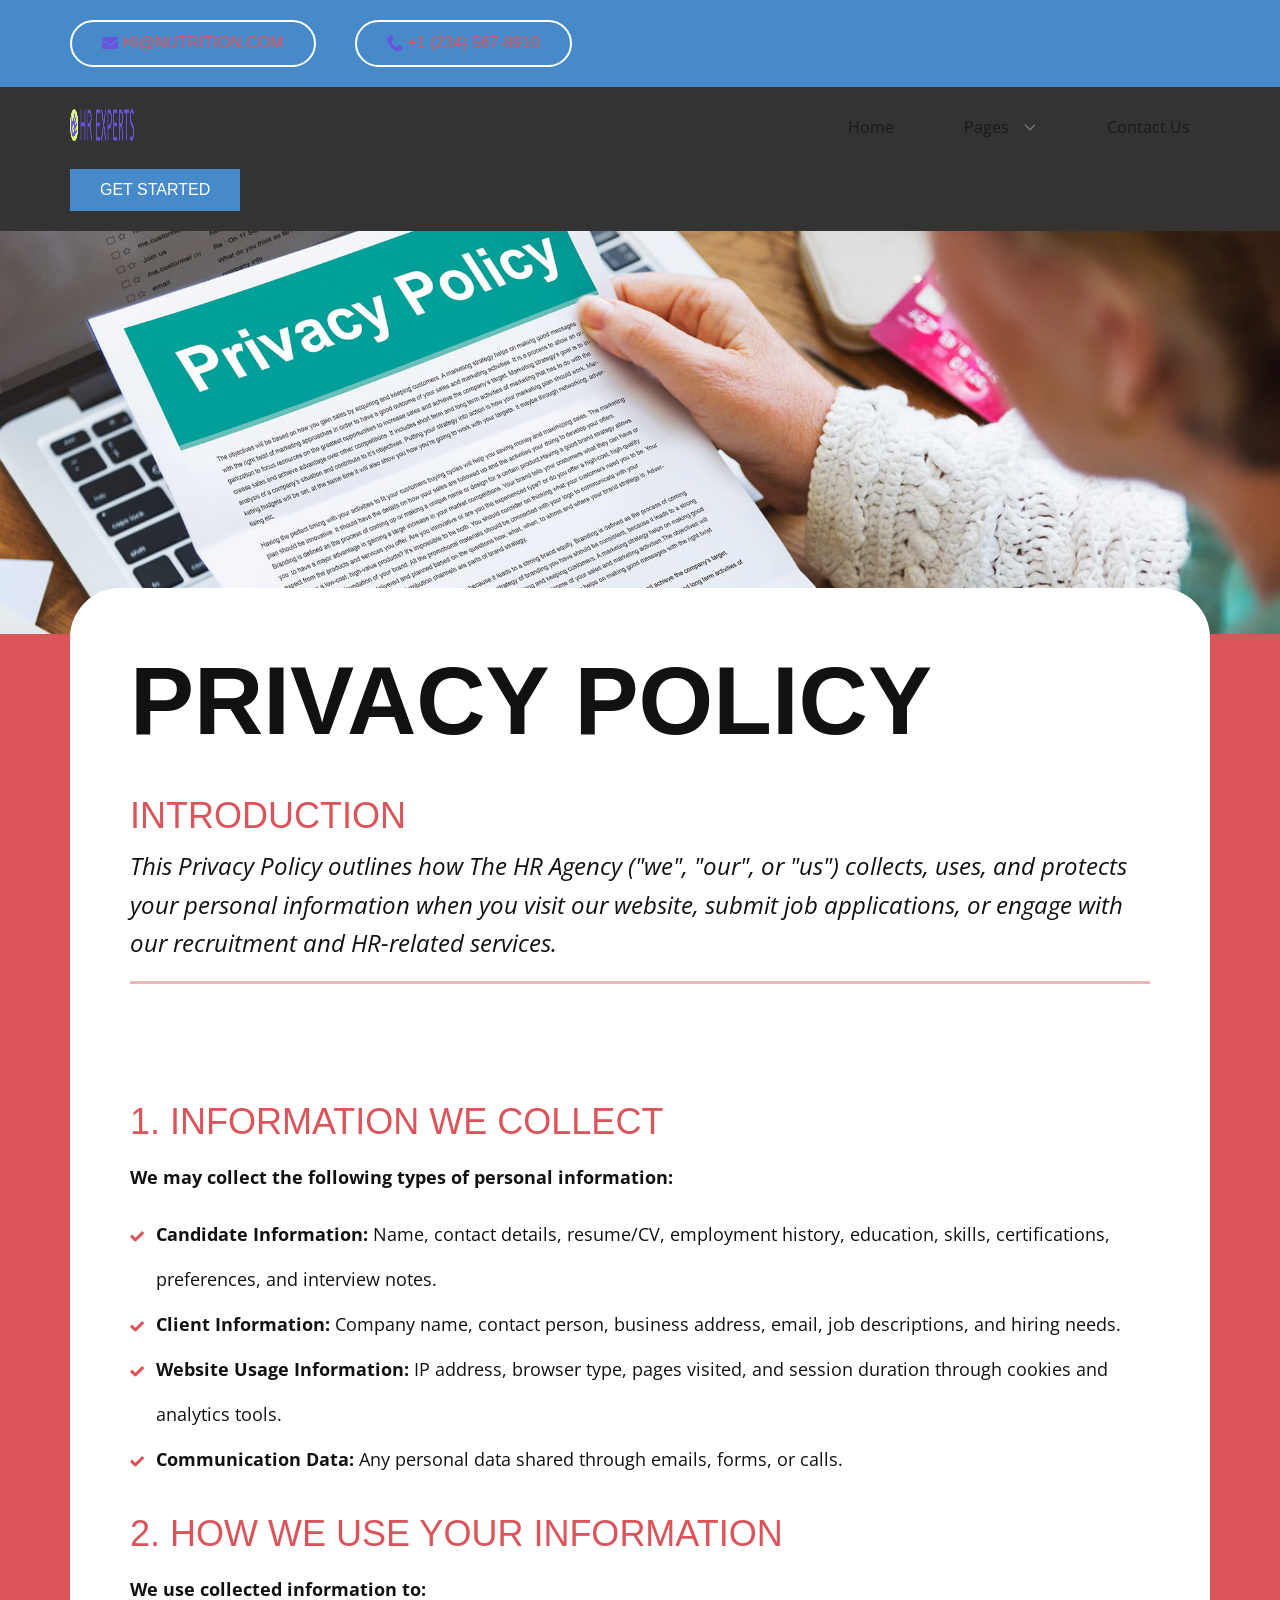
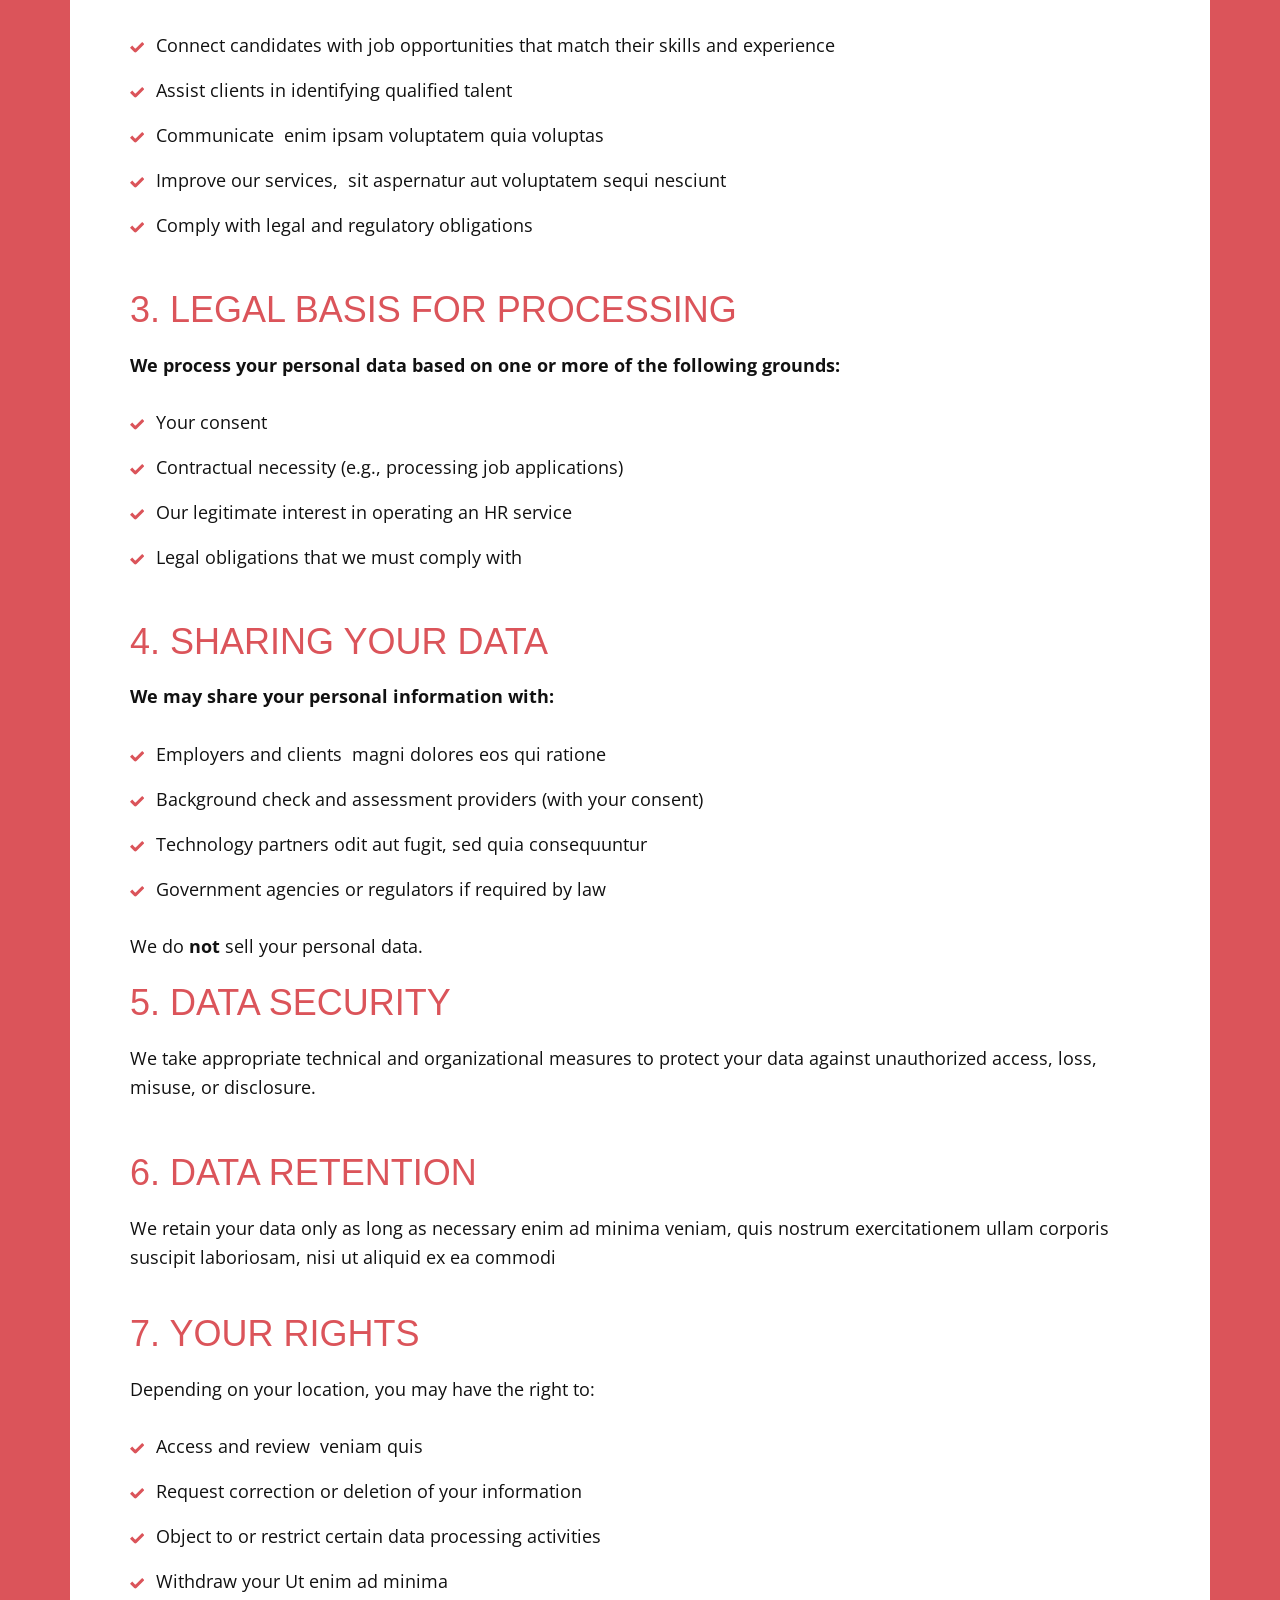
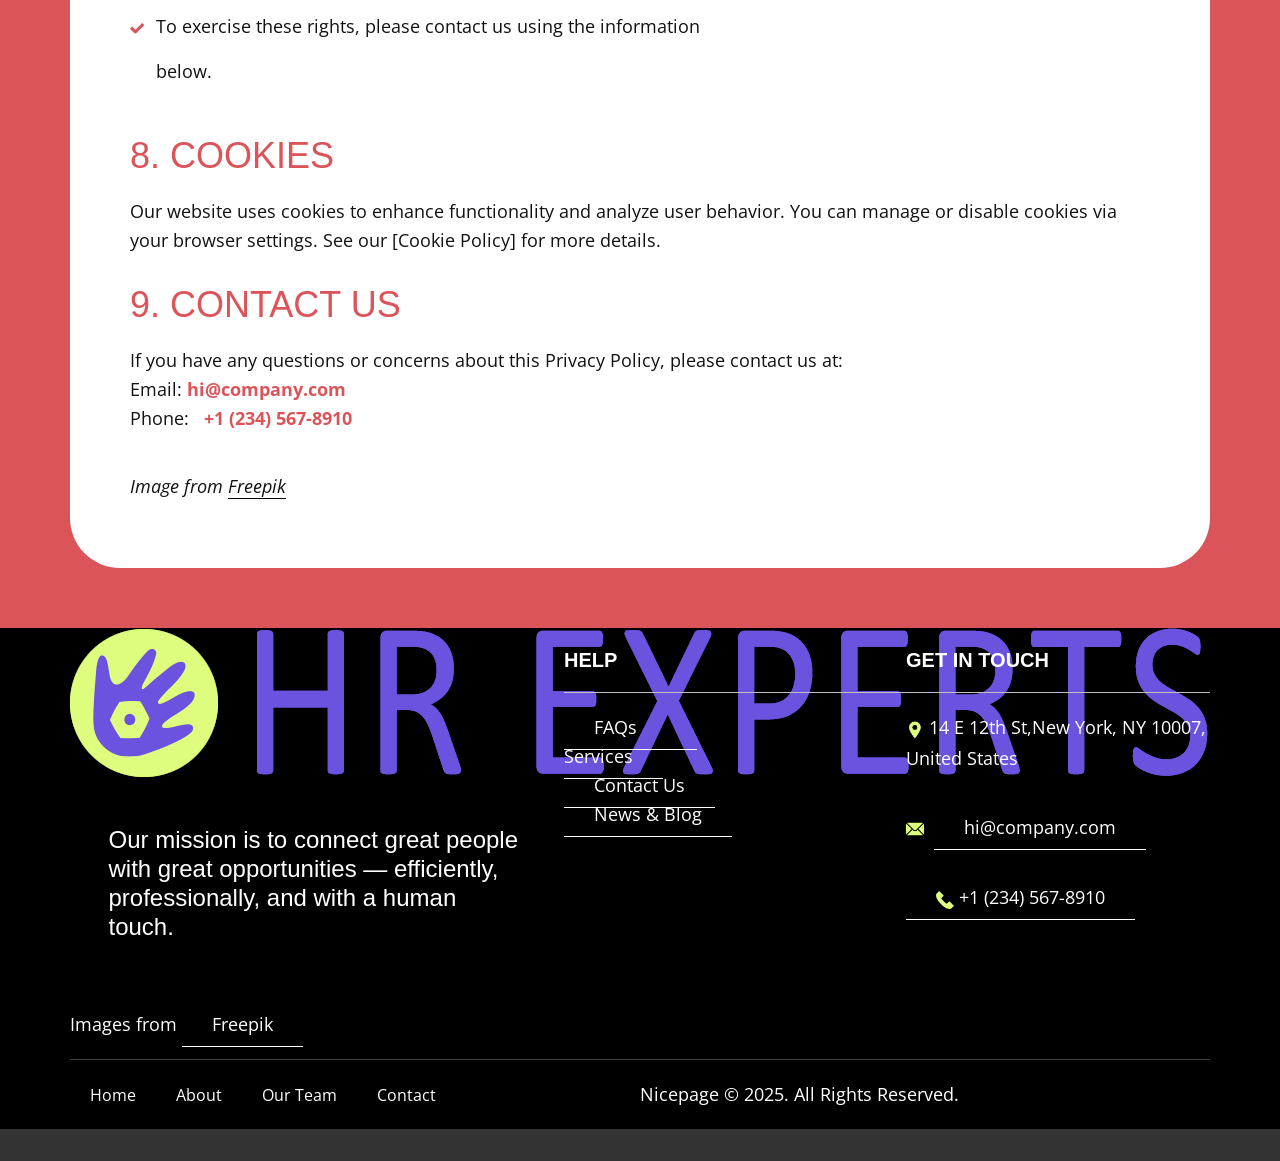
<file: Page-1.html>
<!DOCTYPE html>
<html style="font-size: 16px;" lang="en"><head>
    <meta name="viewport" content="width=device-width, initial-scale=1.0">
    <meta charset="utf-8">
    <meta name="keywords" content="​Privacy Policy">
    <meta name="description" content="">
    <title>Page 1</title>
    <link rel="stylesheet" href="nicepage.css" media="screen">
<link rel="stylesheet" href="Page-1.css" media="screen">
    <script class="u-script" type="text/javascript" src="jquery.js" defer=""></script>
    <script class="u-script" type="text/javascript" src="nicepage.js" defer=""></script>
    <meta name="generator" content="Nicepage 8.4.0, nicepage.com">
    
    
    
    
    
    
    <link id="u-page-google-font" rel="stylesheet" href="https://fonts.googleapis.com/css2?display=swap&amp;family=Open+Sans:ital,wght@0,300;0,400;0,500;0,600;0,700;0,800;1,300;1,400;1,500;1,600;1,700;1,800&amp;family=Bricolage+Grotesque:wght@200;300;400;500;600;700;800">
    <script type="application/ld+json">{
		"@context": "http://schema.org",
		"@type": "Organization",
		"name": "",
		"logo": "images/hr-logo.png",
		"sameAs": [
				"https://facebook.com/name",
				"https://twitter.com/name",
				"https://instagram.com/name",
				"https://facebook.com/name",
				"https://twitter.com/name",
				"https://instagram.com/name"
		]
}</script>
    <meta name="theme-color" content="#defd7f">
    <meta name="twitter:site" content="@">
    <meta name="twitter:card" content="summary_large_image">
    <meta name="twitter:title" content="Page 1">
    <meta name="twitter:description" content="">
    <meta property="og:title" content="Page 1">
    <meta property="og:type" content="website">
  <meta data-intl-tel-input-cdn-path="intlTelInput/"></head>
  <body data-path-to-root="./" data-include-products="false" class="u-body u-clearfix u-xl-mode" data-lang="en"><header class="u-border-no-bottom u-border-no-left u-border-no-right u-border-no-top u-clearfix u-header u-section-row-container" id="header" style="background-image: none"><div class="u-section-rows">
        <div class="u-clearfix u-palette-1-base u-section-row u-section-row-1">
          <div class="u-clearfix u-sheet u-valign-middle-sm u-valign-middle-xs u-sheet-1">
            <div class="data-layout-selected u-clearfix u-expanded-width u-gutter-0 u-layout-custom-sm u-layout-custom-xs u-layout-wrap u-layout-wrap-1">
              <div class="u-gutter-0 u-layout">
                <div class="u-layout-row">
                  <div class="u-container-align-left u-container-style u-layout-cell u-shape-rectangle u-size-15-lg u-size-15-md u-size-15-xl u-size-30-sm u-size-30-xs u-layout-cell-1">
                    <div class="u-container-layout u-valign-middle u-container-layout-1">
                      <a href="mailto:hi@car.repair.com" class="u-active-none u-align-left u-border-active-palette-1-base u-border-hover-white u-btn u-button-link u-button-style u-hover-none u-none u-text-active-palette-2-dark-3 u-text-hover-palette-2-dark-3 u-text-palette-2-base u-btn-1" data-animation-name="" data-animation-duration="0" data-animation-delay="0" data-animation-direction=""><span class="u-file-icon u-icon u-text-palette-2-base u-icon-1"><img src="images/2099199-a014f34f.png" alt=""></span>&nbsp;hi@nutrition.com
                      </a>
                    </div>
                  </div>
                  <div class="u-container-align-left u-container-style u-layout-cell u-shape-rectangle u-size-17-lg u-size-17-md u-size-17-xl u-size-30-sm u-size-30-xs u-layout-cell-2">
                    <div class="u-container-layout u-valign-middle u-container-layout-2">
                      <a href="tel:+12345678910" class="u-active-none u-align-left u-border-active-palette-1-base u-border-hover-white u-btn u-button-link u-button-style u-hover-none u-none u-text-active-palette-2-dark-3 u-text-hover-palette-2-dark-3 u-text-palette-2-base u-btn-2" data-animation-name="" data-animation-duration="0" data-animation-delay="0" data-animation-direction=""><span class="u-file-icon u-icon u-text-palette-2-base"><img src="images/1257-2ae193ba.png" alt=""></span>&nbsp;​+1 (234) 567-8910
                      </a>
                    </div>
                  </div>
                  <div class="u-container-style u-hidden-sm u-hidden-xs u-layout-cell u-shape-rectangle u-size-16-md u-size-18-lg u-size-18-xl u-size-30-sm u-size-30-xs u-layout-cell-3">
                    <div class="u-container-layout u-container-layout-3"></div>
                  </div>
                  <div class="u-container-align-left-sm u-container-align-left-xs u-container-align-right-lg u-container-align-right-md u-container-align-right-xl u-container-style u-layout-cell u-size-10-lg u-size-10-xl u-size-12-md u-size-30-sm u-size-30-xs u-layout-cell-4">
                    <div class="u-container-layout u-valign-middle u-container-layout-4">
                      <div class="u-social-icons u-social-icons-1">
                        <a class="u-social-url" title="facebook" target="_blank" href="https://facebook.com/name"><span class="u-icon u-social-facebook u-social-icon u-text-palette-2-base u-icon-3"><svg class="u-svg-link" preserveAspectRatio="xMidYMin slice" viewBox="0 0 112 112" style=""><use xlink:href="#svg-e935"></use></svg><svg class="u-svg-content" viewBox="0 0 112 112" x="0" y="0" id="svg-e935"><path fill="currentColor" d="M75.5,28.8H65.4c-1.5,0-4,0.9-4,4.3v9.4h13.9l-1.5,15.8H61.4v45.1H42.8V58.3h-8.8V42.4h8.8V32.2
c0-7.4,3.4-18.8,18.8-18.8h13.8v15.4H75.5z"></path></svg></span>
                        </a>
                        <a class="u-social-url" title="twitter" target="_blank" href="https://twitter.com/name"><span class="u-icon u-social-icon u-social-twitter u-text-palette-2-base u-icon-4"><svg class="u-svg-link" preserveAspectRatio="xMidYMin slice" viewBox="0 0 112.2 112.2" style=""><use xlink:href="#svg-b4b3"></use></svg><svg class="u-svg-content" viewBox="0 0 112.2 112.2" x="0px" y="0px" id="svg-b4b3"><path d="M67.1,49.1L98.6,16h-12L62,42L43.2,16H11l32.8,45.2L11,96h11.6l26.3-27.7L69.1,96H101L67.1,49.1z M55,61.9l-5.1-7L27.5,24.4
	h11.4l17.3,23.8l5.1,7.1l23.4,32.2H73.8L55,61.9z"></path></svg></span>
                        </a>
                        <a class="u-social-url" title="instagram" target="_blank" href="https://instagram.com/name"><span class="u-icon u-social-icon u-social-instagram u-text-palette-2-base u-icon-5"><svg class="u-svg-link" preserveAspectRatio="xMidYMin slice" viewBox="0 0 112 112" style=""><use xlink:href="#svg-f50c"></use></svg><svg class="u-svg-content" viewBox="0 0 112 112" x="0" y="0" id="svg-f50c"><path fill="currentColor" d="M55.9,32.9c-12.8,0-23.2,10.4-23.2,23.2s10.4,23.2,23.2,23.2s23.2-10.4,23.2-23.2S68.7,32.9,55.9,32.9z
	 M55.9,69.4c-7.4,0-13.3-6-13.3-13.3c-0.1-7.4,6-13.3,13.3-13.3s13.3,6,13.3,13.3C69.3,63.5,63.3,69.4,55.9,69.4z"></path><path fill="currentColor" d="M78.2,11H33.5C21,11,10.8,21.3,10.8,33.7v44.7c0,12.6,10.2,22.8,22.7,22.8h44.7c12.6,0,22.7-10.2,22.7-22.7
	V33.7C100.8,21.1,90.6,11,78.2,11z M91,78.4c0,7.1-5.8,12.8-12.8,12.8H33.5c-7.1,0-12.8-5.8-12.8-12.8V33.7
	c0-7.1,5.8-12.8,12.8-12.8h44.7c7.1,0,12.8,5.8,12.8,12.8V78.4z"></path></svg></span>
                        </a>
                      </div>
                    </div>
                  </div>
                </div>
              </div>
            </div>
          </div>
          
          
          
          
          
        </div>
        <div class="u-clearfix u-section-row" data-animation-name="" data-animation-duration="0" data-animation-delay="0" data-animation-direction="">
          <div class="u-clearfix u-sheet u-valign-middle-lg u-valign-middle-md u-valign-middle-sm u-valign-middle-xs u-sheet-2">
            <a href="#" class="u-enable-responsive u-image u-logo u-image-1" data-image-width="1138" data-image-height="149">
              <img src="images/hr-logo.png" class="u-logo-image u-logo-image-1">
            </a>
            <nav class="u-dropdown-icon u-menu u-menu-dropdown u-offcanvas u-menu-1" data-responsive-from="MD" role="navigation">
              <div class="menu-collapse" style="font-size: 1rem; letter-spacing: 0px; font-weight: 600;">
                <a class="u-button-style u-custom-active-border-color u-custom-border u-custom-border-color u-custom-borders u-custom-hover-border-color u-custom-left-right-menu-spacing u-custom-padding-bottom u-custom-text-active-color u-custom-text-color u-custom-text-hover-color u-custom-top-bottom-menu-spacing u-hamburger-link u-nav-link u-text-active-palette-1-dark-3 u-text-hover-palette-1-dark-3 u-text-palette-2-base" href="#" tabindex="-1" aria-label="Open menu" aria-controls="f711">
                  <svg class="u-svg-link" viewBox="0 0 24 24"><use xlink:href="#menu-hamburger"></use></svg>
                  <svg class="u-svg-content" version="1.1" id="menu-hamburger" viewBox="0 0 16 16" x="0px" y="0px" xmlns:xlink="http://www.w3.org/1999/xlink" xmlns="http://www.w3.org/2000/svg"><g><rect y="1" width="16" height="2"></rect><rect y="7" width="16" height="2"></rect><rect y="13" width="16" height="2"></rect>
</g></svg>
                </a>
              </div>
              <div class="u-custom-menu u-nav-container">
                <ul class="u-nav u-spacing-30 u-unstyled u-nav-1" role="menubar"><li role="none" class="u-nav-item"><a role="menuitem" class="u-border-2 u-border-active-palette-2-base u-border-hover-palette-2-base u-border-no-left u-border-no-right u-border-no-top u-button-style u-nav-link u-text-active-palette-2-base u-text-grey-90 u-text-hover-grey-90 u-nav-link-2" href="./">Home</a>
</li><li role="none" class="u-nav-item"><a tabindex="-1" role="menuitem" class="u-border-2 u-border-active-palette-2-base u-border-hover-palette-2-base u-border-no-left u-border-no-right u-border-no-top u-button-style u-nav-link u-text-active-palette-2-base u-text-grey-90 u-text-hover-grey-90 u-nav-link-2" aria-haspopup="true" aria-current="page">Pages</a><div class="u-nav-popup"><ul role="menu" class="u-h-spacing-22 u-nav u-unstyled u-v-spacing-12" aria-label="Pages menu"><li role="none" class="u-nav-item"><a role="menuitem" class="u-active-palette-1-light-3 u-button-style u-hover-palette-1-light-3 u-nav-link u-text-active-palette-2-base u-text-black u-text-hover-palette-2-base u-white" href="About.html">About Us</a>
</li><li role="none" class="u-nav-item"><a role="menuitem" class="u-active-palette-1-light-3 u-button-style u-hover-palette-1-light-3 u-nav-link u-text-active-palette-2-base u-text-black u-text-hover-palette-2-base u-white" href="Services.html">Our Services</a>
</li><li role="none" class="u-nav-item"><a role="menuitem" class="u-active-palette-1-light-3 u-button-style u-hover-palette-1-light-3 u-nav-link u-text-active-palette-2-base u-text-black u-text-hover-palette-2-base u-white" href="FAQ-Page.html">FAQ</a>
</li><li role="none" class="u-nav-item"><a role="menuitem" class="u-active-palette-1-light-3 u-button-style u-hover-palette-1-light-3 u-nav-link u-text-active-palette-2-base u-text-black u-text-hover-palette-2-base u-white" href="Blog.html">Blog Page</a>
</li><li role="none" class="u-nav-item"><a role="menuitem" class="u-active-palette-1-light-3 u-button-style u-hover-palette-1-light-3 u-nav-link u-text-active-palette-2-base u-text-black u-text-hover-palette-2-base u-white" href="Team.html">Our Team</a>
</li></ul>
</div>
</li><li role="none" class="u-nav-item"><a role="menuitem" class="u-border-2 u-border-active-palette-2-base u-border-hover-palette-2-base u-border-no-left u-border-no-right u-border-no-top u-button-style u-nav-link u-text-active-palette-2-base u-text-grey-90 u-text-hover-grey-90 u-nav-link-2" href="Contact.html">Contact Us</a>
</li></ul>
              </div>
              <div class="u-custom-menu u-nav-container-collapse" id="f711" role="region" aria-label="Menu panel">
                <div class="u-black u-container-style u-inner-container-layout u-opacity u-opacity-95 u-sidenav">
                  <div class="u-inner-container-layout u-sidenav-overflow">
                    <div class="u-menu-close" tabindex="-1" aria-label="Close menu"></div>
                    <ul class="u-align-center u-nav u-popupmenu-items u-unstyled u-nav-3" role="menubar"><li role="none" class="u-nav-item"><a role="menuitem" class="u-button-style u-nav-link" href="./">Home</a>
</li><li role="none" class="u-nav-item"><a tabindex="-1" role="menuitem" class="u-button-style u-nav-link" aria-haspopup="true" aria-current="page">Pages</a><div class="u-nav-popup"><ul role="menu" class="u-h-spacing-22 u-nav u-unstyled u-v-spacing-12" aria-label="Pages menu"><li role="none" class="u-nav-item"><a role="menuitem" class="u-button-style u-nav-link" href="About.html">About Us</a>
</li><li role="none" class="u-nav-item"><a role="menuitem" class="u-button-style u-nav-link" href="Services.html">Our Services</a>
</li><li role="none" class="u-nav-item"><a role="menuitem" class="u-button-style u-nav-link" href="FAQ-Page.html">FAQ</a>
</li><li role="none" class="u-nav-item"><a role="menuitem" class="u-button-style u-nav-link" href="Blog.html">Blog Page</a>
</li><li role="none" class="u-nav-item"><a role="menuitem" class="u-button-style u-nav-link" href="Team.html">Our Team</a>
</li></ul>
</div>
</li><li role="none" class="u-nav-item"><a role="menuitem" class="u-button-style u-nav-link" href="Contact.html">Contact Us</a>
</li></ul>
                  </div>
                </div>
                <div class="u-black u-menu-overlay u-opacity u-opacity-70"></div>
              </div>
              <style class="menu-style">@media (max-width: 939px) {
                    [data-responsive-from="MD"] .u-nav-container {
                        display: none;
                    }
                    [data-responsive-from="MD"] .menu-collapse {
                        display: block;
                    }
                }</style>
            </nav>
            <a href="" class="u-align-left-xs u-btn u-btn-round u-button-style u-hover-palette-1-light-1 u-palette-1-base u-radius u-btn-3" data-animation-name="" data-animation-duration="0" data-animation-delay="0" data-animation-direction="">Get Started </a>
          </div>
          
          
          
          
          
        </div>
      </div></header>
    <section class="u-clearfix u-container-align-center u-image u-section-1" data-image-width="1980" data-image-height="946" id="block-1">
      <div class="u-clearfix u-sheet u-sheet-1"></div>
    </section>
    <section class="u-clearfix u-container-align-left u-palette-2-base u-section-2" id="block-2">
      <div class="u-clearfix u-sheet u-valign-bottom u-sheet-1">
        <div class="u-align-center u-container-align-center u-container-align-left u-container-style u-expanded-width u-group u-radius u-shape-round u-white u-group-1">
          <div class="u-container-layout u-valign-middle u-container-layout-1">
            <h1 class="u-align-left u-text u-text-default u-text-1"> Privacy Policy</h1>
            <h3 class="u-align-left u-text u-text-default u-text-palette-2-base u-text-2"> Introduction</h3>
            <p class="u-align-left u-large-text u-text u-text-variant u-text-3"> This Privacy Policy outlines how The HR Agency ("we", "our", or "us") collects, uses, and protects your personal information when you visit our website, submit job applications, or engage with our recruitment and HR-related services.</p>
            <div class="u-align-left u-border-3 u-border-palette-2-light-2 u-expanded-width u-line u-line-horizontal u-line-1"></div>
          </div>
        </div>
      </div>
    </section>
    <section class="u-clearfix u-container-align-left u-palette-2-base u-section-3" id="block-3">
      <div class="u-clearfix u-sheet u-valign-middle-lg u-valign-middle-md u-valign-middle-xl u-valign-middle-xs u-sheet-1">
        <div class="u-align-center u-container-align-center u-container-align-left u-container-style u-expanded-width u-group u-shape-rectangle u-white u-group-1">
          <div class="u-container-layout u-valign-bottom u-container-layout-1">
            <h3 class="u-align-left u-text u-text-default u-text-palette-2-base u-text-1"> 1. Information We Collect</h3>
            <p class="u-align-left u-text u-text-default u-text-2"> We may collect the following types of personal information:</p>
            <ul class="u-align-left u-custom-list u-file-icon u-text u-text-3">
              <li style="padding-left: 6px;">
                <div class="u-list-icon u-text-palette-2-base">
                  <svg class="u-svg-content" viewBox="0 0 512 512" id="svg-04d6"><path d="m433.1 67.1-231.8 231.9c-6.2 6.2-16.4 6.2-22.6 0l-99.8-99.8-78.9 78.8 150.5 150.5c10.5 10.5 24.6 16.3 39.4 16.3 14.8 0 29-5.9 39.4-16.3l282.7-282.5z" fill="currentColor"></path></svg>
                </div><span style="font-weight: 700;"> Candidate Information: </span>Name, contact details, resume/CV, employment history, education, skills, certifications, preferences, and interview notes.
              </li>
              <li style="padding-left: 6px;">
                <div class="u-list-icon u-text-palette-2-base">
                  <svg class="u-svg-content" viewBox="0 0 512 512" id="svg-04d6"><path d="m433.1 67.1-231.8 231.9c-6.2 6.2-16.4 6.2-22.6 0l-99.8-99.8-78.9 78.8 150.5 150.5c10.5 10.5 24.6 16.3 39.4 16.3 14.8 0 29-5.9 39.4-16.3l282.7-282.5z" fill="currentColor"></path></svg>
                </div><span style="font-weight: 700;">Client Information: </span>Company name, contact person, business address, email, job descriptions, and hiring needs.
              </li>
              <li style="padding-left: 6px;">
                <div class="u-list-icon u-text-palette-2-base">
                  <svg class="u-svg-content" viewBox="0 0 512 512" id="svg-04d6"><path d="m433.1 67.1-231.8 231.9c-6.2 6.2-16.4 6.2-22.6 0l-99.8-99.8-78.9 78.8 150.5 150.5c10.5 10.5 24.6 16.3 39.4 16.3 14.8 0 29-5.9 39.4-16.3l282.7-282.5z" fill="currentColor"></path></svg>
                </div><span style="font-weight: 700;">Website Usage Information:</span> IP address, browser type, pages visited, and session duration through cookies and analytics tools.
              </li>
              <li style="padding-left: 6px;">
                <div class="u-list-icon u-text-palette-2-base">
                  <svg class="u-svg-content" viewBox="0 0 512 512" id="svg-04d6"><path d="m433.1 67.1-231.8 231.9c-6.2 6.2-16.4 6.2-22.6 0l-99.8-99.8-78.9 78.8 150.5 150.5c10.5 10.5 24.6 16.3 39.4 16.3 14.8 0 29-5.9 39.4-16.3l282.7-282.5z" fill="currentColor"></path></svg>
                </div><span style="font-weight: 700;">Communication Data:</span> Any personal data shared through emails, forms, or calls.
              </li>
            </ul>
            <h3 class="u-align-left u-text u-text-default u-text-palette-2-base u-text-4"> 2. How We Use Your Information</h3>
            <p class="u-align-left u-text u-text-default u-text-5"> We use collected information to:</p>
            <ul class="u-align-left u-custom-list u-file-icon u-text u-text-6" data-animation-name="" data-animation-duration="0" data-animation-delay="0" data-animation-direction="">
              <li style="padding-left: 6px;">
                <div class="u-list-icon u-text-palette-2-base">
                  <svg class="u-svg-content" viewBox="0 0 512 512" id="svg-8835"><path d="m433.1 67.1-231.8 231.9c-6.2 6.2-16.4 6.2-22.6 0l-99.8-99.8-78.9 78.8 150.5 150.5c10.5 10.5 24.6 16.3 39.4 16.3 14.8 0 29-5.9 39.4-16.3l282.7-282.5z" fill="currentColor"></path></svg>
                </div> Connect candidates with job opportunities that match their skills and experience
              </li>
              <li style="padding-left: 6px;">
                <div class="u-list-icon u-text-palette-2-base">
                  <svg class="u-svg-content" viewBox="0 0 512 512" id="svg-8835"><path d="m433.1 67.1-231.8 231.9c-6.2 6.2-16.4 6.2-22.6 0l-99.8-99.8-78.9 78.8 150.5 150.5c10.5 10.5 24.6 16.3 39.4 16.3 14.8 0 29-5.9 39.4-16.3l282.7-282.5z" fill="currentColor"></path></svg>
                </div>Assist clients in identifying qualified talent
              </li>
              <li style="padding-left: 6px;">
                <div class="u-list-icon u-text-palette-2-base">
                  <svg class="u-svg-content" viewBox="0 0 512 512" id="svg-8835"><path d="m433.1 67.1-231.8 231.9c-6.2 6.2-16.4 6.2-22.6 0l-99.8-99.8-78.9 78.8 150.5 150.5c10.5 10.5 24.6 16.3 39.4 16.3 14.8 0 29-5.9 39.4-16.3l282.7-282.5z" fill="currentColor"></path></svg>
                </div>Communicate ​ enim ipsam voluptatem quia voluptas
              </li>
              <li style="padding-left: 6px;">
                <div class="u-list-icon u-text-palette-2-base">
                  <svg class="u-svg-content" viewBox="0 0 512 512" id="svg-8835"><path d="m433.1 67.1-231.8 231.9c-6.2 6.2-16.4 6.2-22.6 0l-99.8-99.8-78.9 78.8 150.5 150.5c10.5 10.5 24.6 16.3 39.4 16.3 14.8 0 29-5.9 39.4-16.3l282.7-282.5z" fill="currentColor"></path></svg>
                </div>Improve our services, &nbsp;sit aspernatur aut  voluptatem sequi nesciunt
              </li>
              <li style="padding-left: 6px;">
                <div class="u-list-icon u-text-palette-2-base">
                  <svg class="u-svg-content" viewBox="0 0 512 512" id="svg-8835"><path d="m433.1 67.1-231.8 231.9c-6.2 6.2-16.4 6.2-22.6 0l-99.8-99.8-78.9 78.8 150.5 150.5c10.5 10.5 24.6 16.3 39.4 16.3 14.8 0 29-5.9 39.4-16.3l282.7-282.5z" fill="currentColor"></path></svg>
                </div>Comply with legal and regulatory obligations
              </li>
            </ul>
            <h3 class="u-align-left u-text u-text-default u-text-palette-2-base u-text-7"> 3. Legal Basis for Processing</h3>
            <p class="u-align-left u-text u-text-8"> We process your personal data based on one or more of the following grounds:<br>
            </p>
            <ul class="u-align-left u-custom-list u-file-icon u-text u-text-9">
              <li style="padding-left: 6px;">
                <div class="u-list-icon u-text-palette-2-base">
                  <svg class="u-svg-content" viewBox="0 0 512 512" id="svg-719d"><path d="m433.1 67.1-231.8 231.9c-6.2 6.2-16.4 6.2-22.6 0l-99.8-99.8-78.9 78.8 150.5 150.5c10.5 10.5 24.6 16.3 39.4 16.3 14.8 0 29-5.9 39.4-16.3l282.7-282.5z" fill="currentColor"></path></svg>
                </div> Your consent
              </li>
              <li style="padding-left: 6px;">
                <div class="u-list-icon u-text-palette-2-base">
                  <svg class="u-svg-content" viewBox="0 0 512 512" id="svg-719d"><path d="m433.1 67.1-231.8 231.9c-6.2 6.2-16.4 6.2-22.6 0l-99.8-99.8-78.9 78.8 150.5 150.5c10.5 10.5 24.6 16.3 39.4 16.3 14.8 0 29-5.9 39.4-16.3l282.7-282.5z" fill="currentColor"></path></svg>
                </div>Contractual necessity (e.g., processing job applications)
              </li>
              <li style="padding-left: 6px;">
                <div class="u-list-icon u-text-palette-2-base">
                  <svg class="u-svg-content" viewBox="0 0 512 512" id="svg-719d"><path d="m433.1 67.1-231.8 231.9c-6.2 6.2-16.4 6.2-22.6 0l-99.8-99.8-78.9 78.8 150.5 150.5c10.5 10.5 24.6 16.3 39.4 16.3 14.8 0 29-5.9 39.4-16.3l282.7-282.5z" fill="currentColor"></path></svg>
                </div>Our legitimate interest in operating an HR service
              </li>
              <li style="padding-left: 6px;">
                <div class="u-list-icon u-text-palette-2-base">
                  <svg class="u-svg-content" viewBox="0 0 512 512" id="svg-719d"><path d="m433.1 67.1-231.8 231.9c-6.2 6.2-16.4 6.2-22.6 0l-99.8-99.8-78.9 78.8 150.5 150.5c10.5 10.5 24.6 16.3 39.4 16.3 14.8 0 29-5.9 39.4-16.3l282.7-282.5z" fill="currentColor"></path></svg>
                </div>
              </li>
              <li style="padding-left: 6px;">Legal obligations that we must comply with</li>
            </ul>
            <h3 class="u-align-left u-text u-text-default u-text-palette-2-base u-text-10"> 4. Sharing Your Data</h3>
            <p class="u-align-left u-text u-text-default u-text-11"> We may share your personal information with:</p>
            <ul class="u-align-left u-custom-list u-file-icon u-text u-text-12" data-animation-name="" data-animation-duration="0" data-animation-delay="0" data-animation-direction="">
              <li style="padding-left: 6px;">
                <div class="u-list-icon u-text-palette-2-base">
                  <svg class="u-svg-content" viewBox="0 0 512 512" id="svg-468e"><path d="m433.1 67.1-231.8 231.9c-6.2 6.2-16.4 6.2-22.6 0l-99.8-99.8-78.9 78.8 150.5 150.5c10.5 10.5 24.6 16.3 39.4 16.3 14.8 0 29-5.9 39.4-16.3l282.7-282.5z" fill="currentColor"></path></svg>
                </div> Employers and clients ​ magni dolores eos qui ratione
              </li>
              <li style="padding-left: 6px;">
                <div class="u-list-icon u-text-palette-2-base">
                  <svg class="u-svg-content" viewBox="0 0 512 512" id="svg-468e"><path d="m433.1 67.1-231.8 231.9c-6.2 6.2-16.4 6.2-22.6 0l-99.8-99.8-78.9 78.8 150.5 150.5c10.5 10.5 24.6 16.3 39.4 16.3 14.8 0 29-5.9 39.4-16.3l282.7-282.5z" fill="currentColor"></path></svg>
                </div>Background check and assessment providers (with your consent)
              </li>
              <li style="padding-left: 6px;">
                <div class="u-list-icon u-text-palette-2-base">
                  <svg class="u-svg-content" viewBox="0 0 512 512" id="svg-468e"><path d="m433.1 67.1-231.8 231.9c-6.2 6.2-16.4 6.2-22.6 0l-99.8-99.8-78.9 78.8 150.5 150.5c10.5 10.5 24.6 16.3 39.4 16.3 14.8 0 29-5.9 39.4-16.3l282.7-282.5z" fill="currentColor"></path></svg>
                </div>Technology partners ​odit aut fugit, sed quia consequuntur
              </li>
              <li style="padding-left: 6px;">
                <div class="u-list-icon u-text-palette-2-base">
                  <svg class="u-svg-content" viewBox="0 0 512 512" id="svg-468e"><path d="m433.1 67.1-231.8 231.9c-6.2 6.2-16.4 6.2-22.6 0l-99.8-99.8-78.9 78.8 150.5 150.5c10.5 10.5 24.6 16.3 39.4 16.3 14.8 0 29-5.9 39.4-16.3l282.7-282.5z" fill="currentColor"></path></svg>
                </div>Government agencies or regulators if required by law
              </li>
            </ul>
            <p class="u-align-left u-text u-text-13"> We do <span style="font-weight: 700;">not</span> sell your personal data.
            </p>
            <h3 class="u-align-left u-text u-text-default u-text-palette-2-base u-text-14"> 5. Data Security</h3>
            <p class="u-align-left u-text u-text-default u-text-15"> We take appropriate technical and organizational measures to protect your data against unauthorized access, loss, misuse, or disclosure.</p>
          </div>
        </div>
      </div>
    </section>
    <section class="u-clearfix u-container-align-left u-palette-2-base u-section-4" id="block-4">
      <div class="u-clearfix u-sheet u-valign-top u-sheet-1">
        <div class="u-align-center u-container-align-center u-container-align-left u-container-style u-expanded-width u-group u-radius u-shape-round u-white u-group-1">
          <div class="u-container-layout u-valign-top u-container-layout-1">
            <h3 class="u-align-left u-text u-text-default u-text-palette-2-base u-text-1"> 6. Data Retention</h3>
            <p class="u-align-left u-text u-text-default u-text-2"> We retain your data only as long as necessary​ enim ad minima veniam, quis nostrum exercitationem ullam corporis suscipit laboriosam, nisi ut aliquid ex ea commodi</p>
            <h3 class="u-align-left u-text u-text-default u-text-palette-2-base u-text-3"> 7. Your Rights</h3>
            <p class="u-align-left u-text u-text-default u-text-4"> Depending on your location, you may have the right to:</p>
            <ul class="u-align-left u-custom-list u-text u-text-5" data-animation-name="" data-animation-duration="0" data-animation-delay="0" data-animation-direction="">
              <li style="padding-left: 6px;">
                <div class="u-list-icon u-text-palette-2-base">
                  <svg class="u-svg-content" viewBox="0 0 512 512" id="svg-f1d1"><path d="m433.1 67.1-231.8 231.9c-6.2 6.2-16.4 6.2-22.6 0l-99.8-99.8-78.9 78.8 150.5 150.5c10.5 10.5 24.6 16.3 39.4 16.3 14.8 0 29-5.9 39.4-16.3l282.7-282.5z" fill="currentColor"></path></svg>
                </div> Access and review ​ veniam quis&nbsp;
              </li>
              <li style="padding-left: 6px;">
                <div class="u-list-icon u-text-palette-2-base">
                  <svg class="u-svg-content" viewBox="0 0 512 512" id="svg-f1d1"><path d="m433.1 67.1-231.8 231.9c-6.2 6.2-16.4 6.2-22.6 0l-99.8-99.8-78.9 78.8 150.5 150.5c10.5 10.5 24.6 16.3 39.4 16.3 14.8 0 29-5.9 39.4-16.3l282.7-282.5z" fill="currentColor"></path></svg>
                </div>Request correction or deletion of your information
              </li>
              <li style="padding-left: 6px;">
                <div class="u-list-icon u-text-palette-2-base">
                  <svg class="u-svg-content" viewBox="0 0 512 512" id="svg-f1d1"><path d="m433.1 67.1-231.8 231.9c-6.2 6.2-16.4 6.2-22.6 0l-99.8-99.8-78.9 78.8 150.5 150.5c10.5 10.5 24.6 16.3 39.4 16.3 14.8 0 29-5.9 39.4-16.3l282.7-282.5z" fill="currentColor"></path></svg>
                </div>Object to or restrict certain data processing activities
              </li>
              <li style="padding-left: 6px;">
                <div class="u-list-icon u-text-palette-2-base">
                  <svg class="u-svg-content" viewBox="0 0 512 512" id="svg-f1d1"><path d="m433.1 67.1-231.8 231.9c-6.2 6.2-16.4 6.2-22.6 0l-99.8-99.8-78.9 78.8 150.5 150.5c10.5 10.5 24.6 16.3 39.4 16.3 14.8 0 29-5.9 39.4-16.3l282.7-282.5z" fill="currentColor"></path></svg>
                </div>Withdraw your ​Ut enim ad minima
              </li>
              <li style="padding-left: 6px;">
                <div class="u-list-icon u-text-palette-2-base">
                  <svg class="u-svg-content" viewBox="0 0 512 512" id="svg-f1d1"><path d="m433.1 67.1-231.8 231.9c-6.2 6.2-16.4 6.2-22.6 0l-99.8-99.8-78.9 78.8 150.5 150.5c10.5 10.5 24.6 16.3 39.4 16.3 14.8 0 29-5.9 39.4-16.3l282.7-282.5z" fill="currentColor"></path></svg>
                </div>To exercise these rights, please contact us using the information below.
              </li>
            </ul>
            <h3 class="u-align-left u-text u-text-default u-text-palette-2-base u-text-6" data-animation-name="" data-animation-duration="0" data-animation-delay="0" data-animation-direction=""> 8. Cookies</h3>
            <p class="u-align-left u-text u-text-default u-text-7"> Our website uses cookies to enhance functionality and analyze user behavior. You can manage or disable cookies via your browser settings. See our [Cookie Policy] for more details.</p>
            <h3 class="u-align-left u-text u-text-default u-text-palette-2-base u-text-8" data-animation-name="" data-animation-duration="0" data-animation-delay="0" data-animation-direction="">9. Contact Us</h3>
            <p class="u-align-left u-text u-text-default u-text-9"> If you have any questions or concerns about this Privacy Policy, please contact us at:<br>Email: <a href="mailto:hi@email.com" class="u-active-none u-border-2 u-border-active-palette-2-base u-border-hover-palette-2-base u-border-no-left u-border-no-right u-border-no-top u-btn u-button-link u-button-style u-hover-none u-none u-text-active-palette-2-base u-text-hover-palette-2-base u-text-palette-2-base u-btn-1">hi@company.com</a>
              <br> Phone: ​&nbsp; <a href="tel:+12345678910" class="u-active-none u-border-2 u-border-active-palette-2-base u-border-hover-palette-2-base u-border-no-left u-border-no-right u-border-no-top u-btn u-button-link u-button-style u-hover-none u-none u-text-active-palette-2-base u-text-hover-palette-2-base u-text-palette-2-base u-btn-2" data-animation-name="" data-animation-duration="0" data-animation-delay="0" data-animation-direction="">+1 (234) 567-8910</a>
            </p>
            <p class="u-align-left u-text u-text-default u-text-10">Image from <a href="https://www.freepik.com" class="u-active-none u-border-1 u-border-active-palette-3-base u-border-black u-border-hover-palette-3-base u-border-no-left u-border-no-right u-border-no-top u-btn u-button-link u-button-style u-hover-none u-none u-text-body-color u-btn-3" target="_blank">Freepik</a>
            </p>
          </div>
        </div>
      </div>
    </section>
    
    
    
    <footer class="u-align-center-sm u-align-center-xs u-black u-clearfix u-container-align-center u-footer" id="footer"><div class="u-clearfix u-sheet u-valign-middle u-sheet-1">
        <div class="data-layout-selected u-clearfix u-expanded-width u-layout-wrap u-layout-wrap-1">
          <div class="u-gutter-0 u-layout">
            <div class="u-layout-row">
              <div class="u-container-align-left u-container-style u-layout-cell u-shape-rectangle u-size-26-lg u-size-26-xl u-size-26-xxl u-size-40-md u-size-40-sm u-size-40-xs u-layout-cell-1">
                <div class="u-container-layout u-valign-top u-container-layout-1">
                  <a href="" class="u-image u-logo u-image-1" data-image-width="1138" data-image-height="149">
                    <img src="images/hr-logo.png" class="u-logo-image u-logo-image-1">
                  </a>
                  <h4 class="u-align-left u-text u-text-default u-text-1"> Our mission is to connect great people with great opportunities — efficiently, professionally, and with a human touch.</h4>
                  <p class="u-align-left u-text u-text-2">Images from <a href="https://www.freepik.com/" class="u-active-none u-border-1 u-border-active-palette-1-base u-border-hover-palette-1-base u-border-no-left u-border-no-right u-border-no-top u-border-white u-btn u-button-link u-button-style u-hover-none u-none u-text-body-alt-color u-btn-1" target="_blank" data-animation-name="" data-animation-duration="0" data-animation-delay="0" data-animation-direction="">Freepik</a>
                  </p>
                </div>
              </div>
              <div class="u-container-style u-layout-cell u-shape-rectangle u-size-18-lg u-size-18-xl u-size-18-xxl u-size-20-md u-size-20-sm u-size-20-xs u-layout-cell-2">
                <div class="u-container-layout u-valign-top u-container-layout-2">
                  <h5 class="u-align-left u-text u-text-3"> Help</h5>
                  <div class="u-align-left u-border-1 u-border-grey-25 u-border-no-bottom u-border-no-left u-expanded-width u-line u-line-horizontal u-line-1"></div>
                  <p class="u-align-left u-text u-text-4">
                    <a href="#" class="u-active-none u-border-1 u-border-active-white u-border-hover-white u-border-no-left u-border-no-right u-border-no-top u-btn u-button-link u-button-style u-hover-none u-none u-text-active-grey-10 u-text-body-alt-color u-text-hover-grey-10 u-btn-2" title="#" data-animation-name="" data-animation-duration="0" data-animation-delay="0" data-animation-direction=""> FAQs</a>
                    <a href="#" class="u-active-none u-border-1 u-border-active-white u-border-hover-white u-border-no-left u-border-no-right u-border-no-top u-btn u-button-link u-button-style u-hover-none u-none u-text-active-grey-10 u-text-body-alt-color u-text-hover-grey-10 u-btn-3" title="#" data-animation-name="" data-animation-duration="0" data-animation-delay="0" data-animation-direction="">
                      <br>Services
                    </a>
                    <br>
                    <a href="#" class="u-active-none u-border-1 u-border-active-white u-border-hover-white u-border-no-left u-border-no-right u-border-no-top u-btn u-button-link u-button-style u-hover-none u-none u-text-active-grey-10 u-text-body-alt-color u-text-hover-grey-10 u-btn-4" title="#" data-animation-name="" data-animation-duration="0" data-animation-delay="0" data-animation-direction=""> Contact Us<br>
                    </a>
                    <a href="#" class="u-active-none u-border-1 u-border-active-white u-border-hover-white u-border-no-left u-border-no-right u-border-no-top u-btn u-button-link u-button-style u-hover-none u-none u-text-active-grey-10 u-text-body-alt-color u-text-hover-grey-10 u-btn-5" data-animation-name="" data-animation-duration="0" data-animation-delay="0" data-animation-direction=""> News &amp; Blog</a>
                    <br>
                  </p>
                  <div class="u-social-icons u-social-icons-1">
                    <a class="u-social-url" title="facebook" target="_blank" href="https://facebook.com/name"><span class="u-icon u-social-facebook u-social-icon u-text-white u-icon-1"><svg class="u-svg-link" preserveAspectRatio="xMidYMin slice" viewBox="0 0 112 112" style=""><use xlink:href="#svg-58df"></use></svg><svg class="u-svg-content" viewBox="0 0 112 112" x="0" y="0" id="svg-58df"><path fill="currentColor" d="M75.5,28.8H65.4c-1.5,0-4,0.9-4,4.3v9.4h13.9l-1.5,15.8H61.4v45.1H42.8V58.3h-8.8V42.4h8.8V32.2
c0-7.4,3.4-18.8,18.8-18.8h13.8v15.4H75.5z"></path></svg></span>
                    </a>
                    <a class="u-social-url" title="twitter" target="_blank" href="https://twitter.com/name"><span class="u-icon u-social-icon u-social-twitter u-text-white u-icon-2"><svg class="u-svg-link" preserveAspectRatio="xMidYMin slice" viewBox="0 0 112.2 112.2" style=""><use xlink:href="#svg-e10a"></use></svg><svg class="u-svg-content" viewBox="0 0 112.2 112.2" x="0px" y="0px" id="svg-e10a"><path d="M67.1,49.1L98.6,16h-12L62,42L43.2,16H11l32.8,45.2L11,96h11.6l26.3-27.7L69.1,96H101L67.1,49.1z M55,61.9l-5.1-7L27.5,24.4
	h11.4l17.3,23.8l5.1,7.1l23.4,32.2H73.8L55,61.9z"></path></svg></span>
                    </a>
                    <a class="u-social-url" title="instagram" target="_blank" href="https://instagram.com/name"><span class="u-icon u-social-icon u-social-instagram u-text-white u-icon-3"><svg class="u-svg-link" preserveAspectRatio="xMidYMin slice" viewBox="0 0 112 112" style=""><use xlink:href="#svg-3bdf"></use></svg><svg class="u-svg-content" viewBox="0 0 112 112" x="0" y="0" id="svg-3bdf"><path fill="currentColor" d="M55.9,32.9c-12.8,0-23.2,10.4-23.2,23.2s10.4,23.2,23.2,23.2s23.2-10.4,23.2-23.2S68.7,32.9,55.9,32.9z
	 M55.9,69.4c-7.4,0-13.3-6-13.3-13.3c-0.1-7.4,6-13.3,13.3-13.3s13.3,6,13.3,13.3C69.3,63.5,63.3,69.4,55.9,69.4z"></path><path fill="currentColor" d="M78.2,11H33.5C21,11,10.8,21.3,10.8,33.7v44.7c0,12.6,10.2,22.8,22.7,22.8h44.7c12.6,0,22.7-10.2,22.7-22.7
	V33.7C100.8,21.1,90.6,11,78.2,11z M91,78.4c0,7.1-5.8,12.8-12.8,12.8H33.5c-7.1,0-12.8-5.8-12.8-12.8V33.7
	c0-7.1,5.8-12.8,12.8-12.8h44.7c7.1,0,12.8,5.8,12.8,12.8V78.4z"></path></svg></span>
                    </a>
                  </div>
                </div>
              </div>
              <div class="u-container-style u-layout-cell u-shape-rectangle u-size-16-lg u-size-16-xl u-size-16-xxl u-size-60-md u-size-60-sm u-size-60-xs u-layout-cell-3">
                <div class="u-container-layout u-valign-top u-container-layout-3">
                  <h5 class="u-align-left u-text u-text-5"> Get In Touch</h5>
                  <div class="u-align-left u-border-1 u-border-grey-25 u-border-no-bottom u-border-no-left u-expanded-width u-line u-line-horizontal u-line-2" data-animation-name="" data-animation-duration="0" data-animation-delay="0" data-animation-direction=""></div>
                  <p class="u-align-left u-text u-text-6"><span class="u-file-icon u-icon u-text-palette-1-base u-icon-4"><img src="images/1-93d55d40.png" alt=""></span>&nbsp;​​​​14 E 12th St,New York, NY 10007, United States
                  </p>
                  <p class="u-align-left u-text u-text-default u-text-7"><span class="u-file-icon u-icon u-text-palette-1-base u-icon-5"><img src="images/2-6e531309.png" alt=""></span>&nbsp; <a href="mailto:hi@car.repair.com" class="u-active-none u-border-1 u-border-active-white u-border-hover-white u-border-no-left u-border-no-right u-border-no-top u-btn u-button-link u-button-style u-hover-none u-none u-text-active-grey-10 u-text-body-alt-color u-text-hover-grey-10 u-btn-6" data-animation-name="" data-animation-duration="0" data-animation-delay="0" data-animation-direction="">hi@company.com</a>
                  </p>
                  <p class="u-align-left u-text u-text-8">
                    <a href="tel:+12345678910" class="u-active-none u-border-1 u-border-active-white u-border-hover-white u-border-no-left u-border-no-right u-border-no-top u-btn u-button-link u-button-style u-hover-none u-none u-text-active-grey-10 u-text-body-alt-color u-text-hover-grey-10 u-btn-7" data-animation-name="" data-animation-duration="0" data-animation-delay="0" data-animation-direction=""><span class="u-file-icon u-icon u-text-palette-1-base u-icon-6"><img src="images/3-b3d4a3e3.png" alt=""></span>&nbsp;​+1 (234) 567-8910
                    </a>
                  </p>
                </div>
              </div>
            </div>
          </div>
        </div>
        <div class="u-align-center u-border-1 u-border-grey-75 u-expanded-width u-line u-line-horizontal u-line-3"></div>
        <div class="data-layout-selected u-clearfix u-expanded-width u-layout-custom-xs u-layout-wrap u-layout-wrap-2">
          <div class="u-layout">
            <div class="u-layout-row">
              <div class="u-container-style u-layout-cell u-size-14-xs u-size-30-lg u-size-30-xl u-size-30-xxl u-size-60-md u-size-60-sm u-layout-cell-4">
                <div class="u-container-layout u-valign-middle u-container-layout-4">
                  <nav class="u-menu u-menu-dropdown u-offcanvas u-menu-1" data-responsive-from="XS" role="navigation">
                    <div class="menu-collapse">
                      <a class="u-button-style u-hamburger-link u-nav-link" aria-label="Open menu" aria-controls="e226" href="#">
                        <svg class="u-svg-link" viewBox="0 0 24 24"><use xlink:href="#svg-23e0"></use></svg>
                        <svg class="u-svg-content" version="1.1" id="svg-23e0" viewBox="0 0 16 16" x="0px" y="0px" xmlns:xlink="http://www.w3.org/1999/xlink" xmlns="http://www.w3.org/2000/svg"><g><rect y="1" width="16" height="2"></rect><rect y="7" width="16" height="2"></rect><rect y="13" width="16" height="2"></rect>
</g></svg>
                      </a>
                    </div>
                    <div class="u-custom-menu u-nav-container">
                      <ul class="u-nav u-unstyled" role="menubar"><li class="u-nav-item" role="none"><a class="u-button-style u-nav-link" href="#" tabindex="-1" role="menuitem" aria-haspopup="true" aria-expanded="false">Home</a>
</li><li class="u-nav-item" role="none"><a class="u-button-style u-nav-link" href="#" tabindex="-1" role="menuitem">About</a>
</li><li class="u-nav-item" role="none"><a class="u-button-style u-nav-link" href="#" tabindex="-1" role="menuitem">Our Team</a>
</li><li class="u-nav-item" role="none"><a class="u-button-style u-nav-link" href="#" tabindex="-1" role="menuitem">Contact</a>
</li></ul>
                    </div>
                    <div id="e226" role="region" aria-label="Menu panel" class="u-custom-menu u-nav-container-collapse">
                      <div class="u-black u-container-style u-inner-container-layout u-opacity u-opacity-95 u-sidenav">
                        <div class="u-inner-container-layout u-sidenav-overflow">
                          <div class="u-menu-close" aria-label="Close menu"></div>
                          <ul class="u-align-center u-nav u-popupmenu-items u-unstyled u-nav-2"><li class="u-nav-item"><a class="u-button-style u-nav-link" href="#">Home</a>
</li><li class="u-nav-item"><a class="u-button-style u-nav-link" href="#">About</a>
</li><li class="u-nav-item"><a class="u-button-style u-nav-link" href="#">Our Team</a>
</li><li class="u-nav-item"><a class="u-button-style u-nav-link" href="#">Contact</a>
</li></ul>
                        </div>
                      </div>
                      <div class="u-black u-menu-overlay u-opacity u-opacity-70"></div>
                    </div>
                    <style class="menu-style">@media (max-width: 539px) {
                    [data-responsive-from="XS"] .u-nav-container {
                        display: none;
                    }
                    [data-responsive-from="XS"] .menu-collapse {
                        display: block;
                    }
                }</style>
                  </nav>
                </div>
              </div>
              <div class="u-container-align-left-md u-container-align-left-sm u-container-align-left-xs u-container-align-right-lg u-container-align-right-xl u-container-align-right-xxl u-container-style u-layout-cell u-size-30-lg u-size-30-xl u-size-30-xxl u-size-46-xs u-size-60-md u-size-60-sm u-layout-cell-5">
                <div class="u-container-layout u-valign-middle u-container-layout-5">
                  <p class="u-align-left-md u-align-left-sm u-align-left-xs u-align-right-lg u-align-right-xl u-align-right-xxl u-text u-text-default u-text-9">Nicepage © 2025. All Rights Reserved.</p>
                </div>
              </div>
            </div>
          </div>
        </div>
      </div></footer>
    <section class="u-backlink u-clearfix u-grey-80"></section>
  
</body></html>
</file>
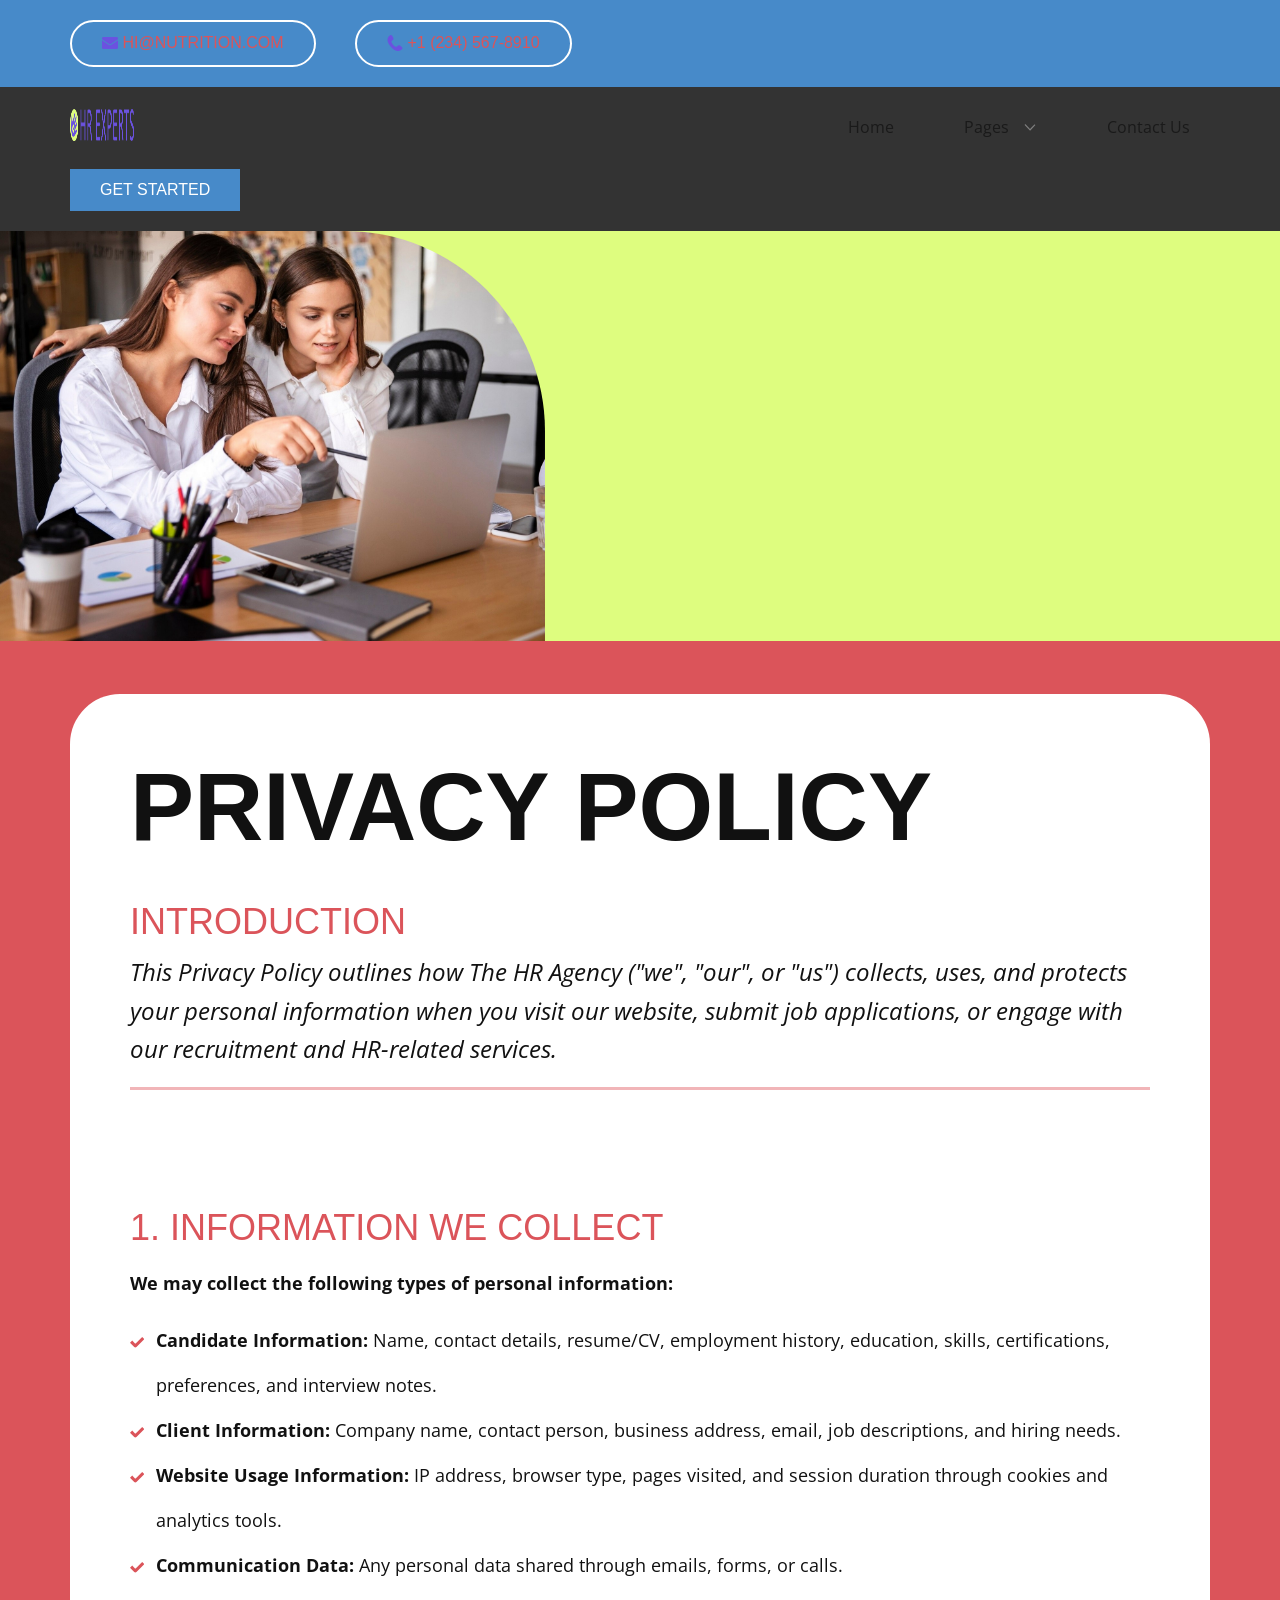
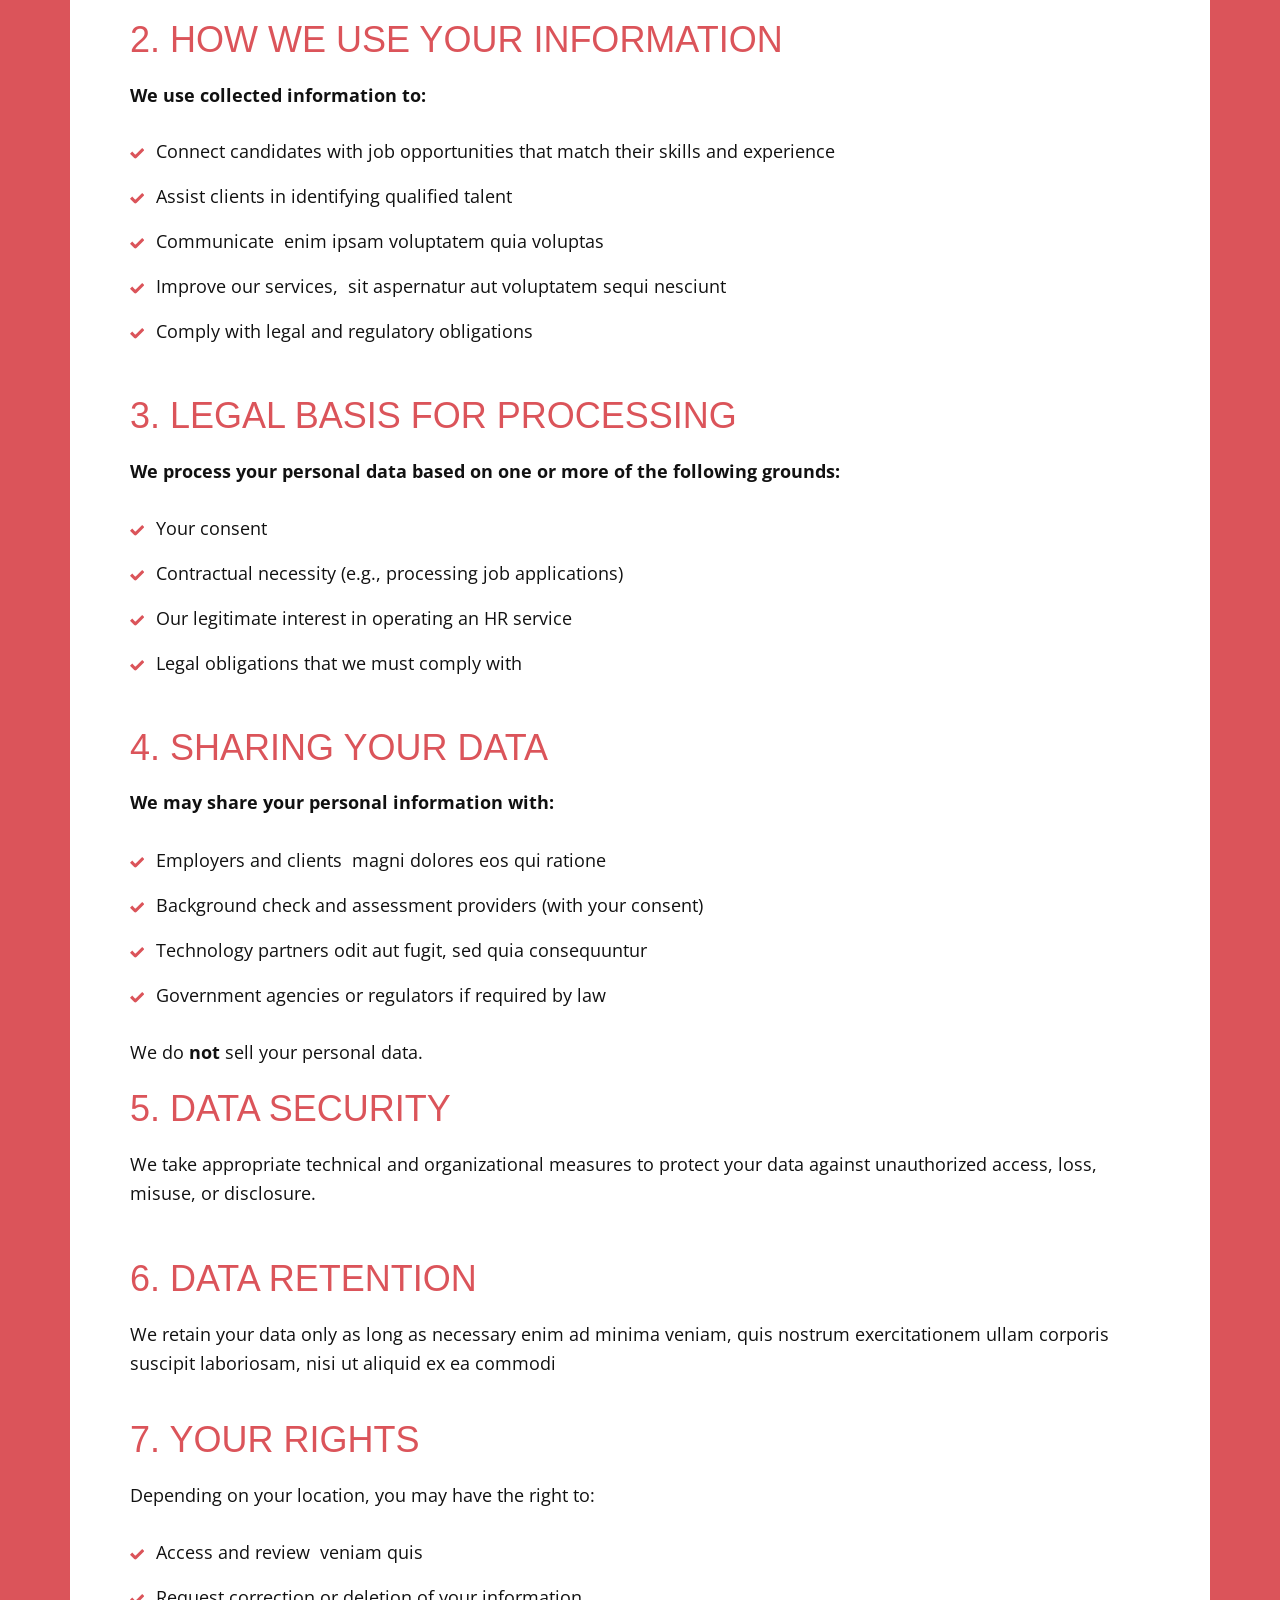
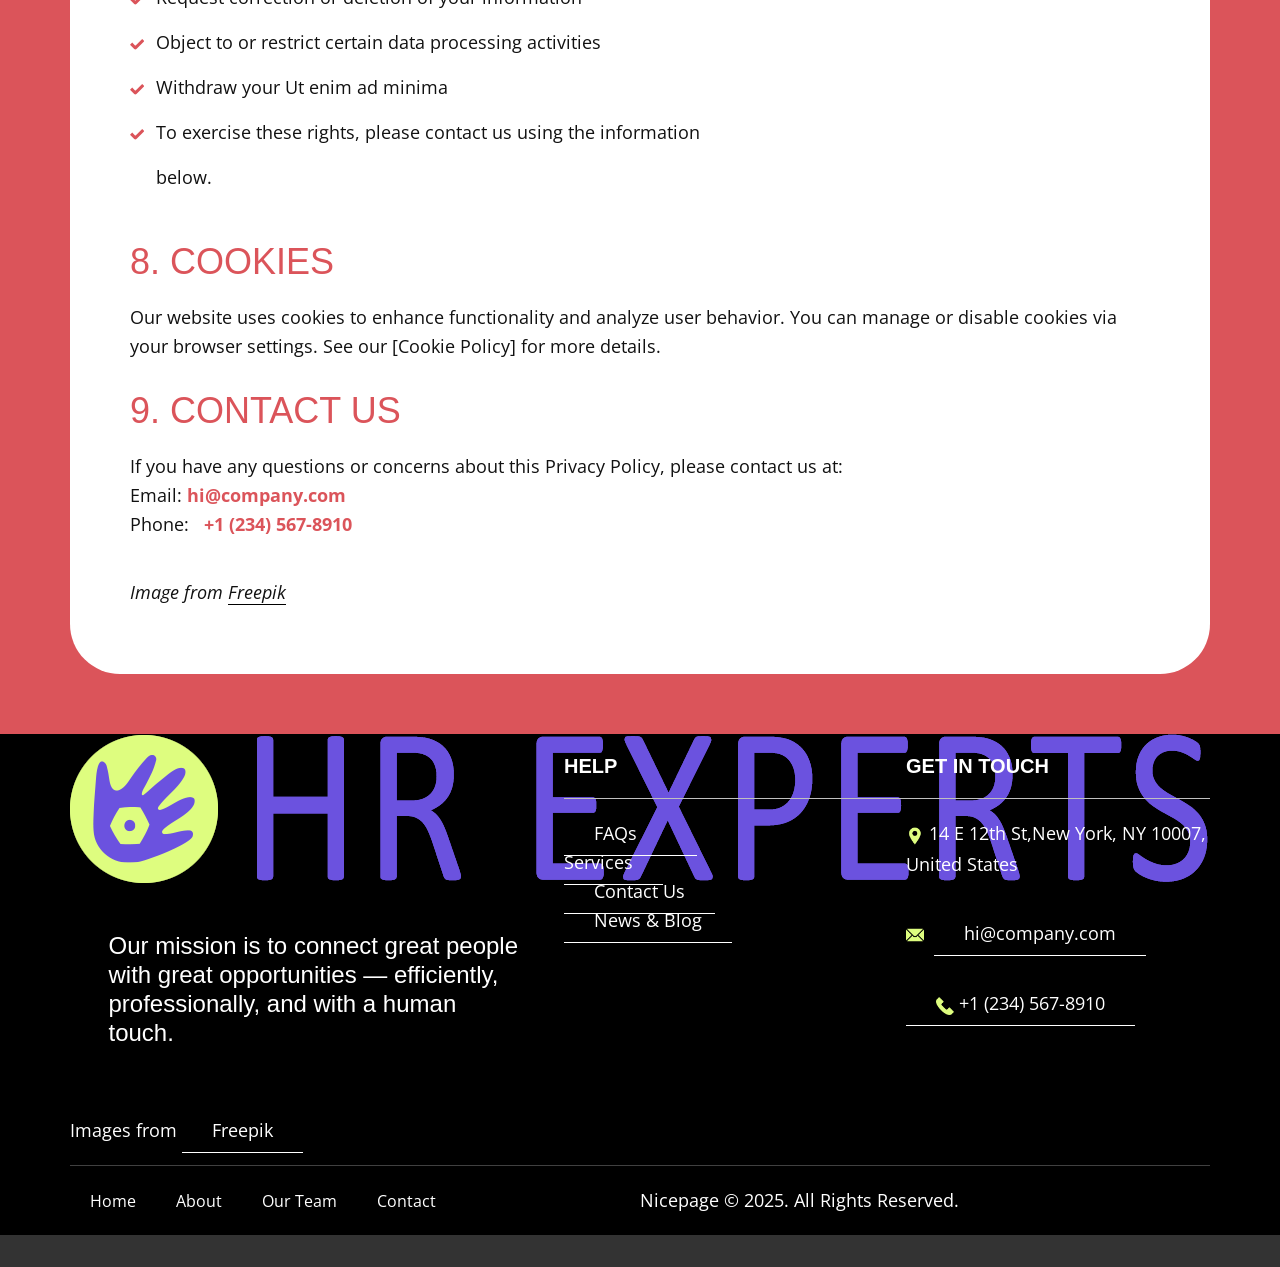
<file: Page-2.html>
<!DOCTYPE html>
<html style="font-size: 16px;" lang="en"><head>
    <meta name="viewport" content="width=device-width, initial-scale=1.0">
    <meta charset="utf-8">
    <meta name="keywords" content="​​​Privacy Policy, ​Privacy Policy">
    <meta name="description" content="">
    <title>Page 2</title>
    <link rel="stylesheet" href="nicepage.css" media="screen">
<link rel="stylesheet" href="Page-2.css" media="screen">
    <script class="u-script" type="text/javascript" src="jquery.js" defer=""></script>
    <script class="u-script" type="text/javascript" src="nicepage.js" defer=""></script>
    <meta name="generator" content="Nicepage 8.4.0, nicepage.com">
    
    
    
    
    
    
    <link id="u-page-google-font" rel="stylesheet" href="https://fonts.googleapis.com/css2?display=swap&amp;family=Open+Sans:ital,wght@0,300;0,400;0,500;0,600;0,700;0,800;1,300;1,400;1,500;1,600;1,700;1,800&amp;family=Bricolage+Grotesque:wght@200;300;400;500;600;700;800">
    <script type="application/ld+json">{
		"@context": "http://schema.org",
		"@type": "Organization",
		"name": "",
		"logo": "images/hr-logo.png",
		"sameAs": [
				"https://facebook.com/name",
				"https://twitter.com/name",
				"https://instagram.com/name",
				"https://facebook.com/name",
				"https://twitter.com/name",
				"https://instagram.com/name"
		]
}</script>
    <meta name="theme-color" content="#defd7f">
    <meta name="twitter:site" content="@">
    <meta name="twitter:card" content="summary_large_image">
    <meta name="twitter:title" content="Page 2">
    <meta name="twitter:description" content="">
    <meta property="og:title" content="Page 2">
    <meta property="og:type" content="website">
  <meta data-intl-tel-input-cdn-path="intlTelInput/"></head>
  <body data-path-to-root="./" data-include-products="false" class="u-body u-clearfix u-xl-mode" data-lang="en"><header class="u-border-no-bottom u-border-no-left u-border-no-right u-border-no-top u-clearfix u-header u-section-row-container" id="header" style="background-image: none"><div class="u-section-rows">
        <div class="u-clearfix u-palette-1-base u-section-row u-section-row-1">
          <div class="u-clearfix u-sheet u-valign-middle-sm u-valign-middle-xs u-sheet-1">
            <div class="data-layout-selected u-clearfix u-expanded-width u-gutter-0 u-layout-custom-sm u-layout-custom-xs u-layout-wrap u-layout-wrap-1">
              <div class="u-gutter-0 u-layout">
                <div class="u-layout-row">
                  <div class="u-container-align-left u-container-style u-layout-cell u-shape-rectangle u-size-15-lg u-size-15-md u-size-15-xl u-size-30-sm u-size-30-xs u-layout-cell-1">
                    <div class="u-container-layout u-valign-middle u-container-layout-1">
                      <a href="mailto:hi@car.repair.com" class="u-active-none u-align-left u-border-active-palette-1-base u-border-hover-white u-btn u-button-link u-button-style u-hover-none u-none u-text-active-palette-2-dark-3 u-text-hover-palette-2-dark-3 u-text-palette-2-base u-btn-1" data-animation-name="" data-animation-duration="0" data-animation-delay="0" data-animation-direction=""><span class="u-file-icon u-icon u-text-palette-2-base u-icon-1"><img src="images/2099199-a014f34f.png" alt=""></span>&nbsp;hi@nutrition.com
                      </a>
                    </div>
                  </div>
                  <div class="u-container-align-left u-container-style u-layout-cell u-shape-rectangle u-size-17-lg u-size-17-md u-size-17-xl u-size-30-sm u-size-30-xs u-layout-cell-2">
                    <div class="u-container-layout u-valign-middle u-container-layout-2">
                      <a href="tel:+12345678910" class="u-active-none u-align-left u-border-active-palette-1-base u-border-hover-white u-btn u-button-link u-button-style u-hover-none u-none u-text-active-palette-2-dark-3 u-text-hover-palette-2-dark-3 u-text-palette-2-base u-btn-2" data-animation-name="" data-animation-duration="0" data-animation-delay="0" data-animation-direction=""><span class="u-file-icon u-icon u-text-palette-2-base"><img src="images/1257-2ae193ba.png" alt=""></span>&nbsp;​+1 (234) 567-8910
                      </a>
                    </div>
                  </div>
                  <div class="u-container-style u-hidden-sm u-hidden-xs u-layout-cell u-shape-rectangle u-size-16-md u-size-18-lg u-size-18-xl u-size-30-sm u-size-30-xs u-layout-cell-3">
                    <div class="u-container-layout u-container-layout-3"></div>
                  </div>
                  <div class="u-container-align-left-sm u-container-align-left-xs u-container-align-right-lg u-container-align-right-md u-container-align-right-xl u-container-style u-layout-cell u-size-10-lg u-size-10-xl u-size-12-md u-size-30-sm u-size-30-xs u-layout-cell-4">
                    <div class="u-container-layout u-valign-middle u-container-layout-4">
                      <div class="u-social-icons u-social-icons-1">
                        <a class="u-social-url" title="facebook" target="_blank" href="https://facebook.com/name"><span class="u-icon u-social-facebook u-social-icon u-text-palette-2-base u-icon-3"><svg class="u-svg-link" preserveAspectRatio="xMidYMin slice" viewBox="0 0 112 112" style=""><use xlink:href="#svg-e935"></use></svg><svg class="u-svg-content" viewBox="0 0 112 112" x="0" y="0" id="svg-e935"><path fill="currentColor" d="M75.5,28.8H65.4c-1.5,0-4,0.9-4,4.3v9.4h13.9l-1.5,15.8H61.4v45.1H42.8V58.3h-8.8V42.4h8.8V32.2
c0-7.4,3.4-18.8,18.8-18.8h13.8v15.4H75.5z"></path></svg></span>
                        </a>
                        <a class="u-social-url" title="twitter" target="_blank" href="https://twitter.com/name"><span class="u-icon u-social-icon u-social-twitter u-text-palette-2-base u-icon-4"><svg class="u-svg-link" preserveAspectRatio="xMidYMin slice" viewBox="0 0 112.2 112.2" style=""><use xlink:href="#svg-b4b3"></use></svg><svg class="u-svg-content" viewBox="0 0 112.2 112.2" x="0px" y="0px" id="svg-b4b3"><path d="M67.1,49.1L98.6,16h-12L62,42L43.2,16H11l32.8,45.2L11,96h11.6l26.3-27.7L69.1,96H101L67.1,49.1z M55,61.9l-5.1-7L27.5,24.4
	h11.4l17.3,23.8l5.1,7.1l23.4,32.2H73.8L55,61.9z"></path></svg></span>
                        </a>
                        <a class="u-social-url" title="instagram" target="_blank" href="https://instagram.com/name"><span class="u-icon u-social-icon u-social-instagram u-text-palette-2-base u-icon-5"><svg class="u-svg-link" preserveAspectRatio="xMidYMin slice" viewBox="0 0 112 112" style=""><use xlink:href="#svg-f50c"></use></svg><svg class="u-svg-content" viewBox="0 0 112 112" x="0" y="0" id="svg-f50c"><path fill="currentColor" d="M55.9,32.9c-12.8,0-23.2,10.4-23.2,23.2s10.4,23.2,23.2,23.2s23.2-10.4,23.2-23.2S68.7,32.9,55.9,32.9z
	 M55.9,69.4c-7.4,0-13.3-6-13.3-13.3c-0.1-7.4,6-13.3,13.3-13.3s13.3,6,13.3,13.3C69.3,63.5,63.3,69.4,55.9,69.4z"></path><path fill="currentColor" d="M78.2,11H33.5C21,11,10.8,21.3,10.8,33.7v44.7c0,12.6,10.2,22.8,22.7,22.8h44.7c12.6,0,22.7-10.2,22.7-22.7
	V33.7C100.8,21.1,90.6,11,78.2,11z M91,78.4c0,7.1-5.8,12.8-12.8,12.8H33.5c-7.1,0-12.8-5.8-12.8-12.8V33.7
	c0-7.1,5.8-12.8,12.8-12.8h44.7c7.1,0,12.8,5.8,12.8,12.8V78.4z"></path></svg></span>
                        </a>
                      </div>
                    </div>
                  </div>
                </div>
              </div>
            </div>
          </div>
          
          
          
          
          
        </div>
        <div class="u-clearfix u-section-row" data-animation-name="" data-animation-duration="0" data-animation-delay="0" data-animation-direction="">
          <div class="u-clearfix u-sheet u-valign-middle-lg u-valign-middle-md u-valign-middle-sm u-valign-middle-xs u-sheet-2">
            <a href="#" class="u-enable-responsive u-image u-logo u-image-1" data-image-width="1138" data-image-height="149">
              <img src="images/hr-logo.png" class="u-logo-image u-logo-image-1">
            </a>
            <nav class="u-dropdown-icon u-menu u-menu-dropdown u-offcanvas u-menu-1" data-responsive-from="MD" role="navigation">
              <div class="menu-collapse" style="font-size: 1rem; letter-spacing: 0px; font-weight: 600;">
                <a class="u-button-style u-custom-active-border-color u-custom-border u-custom-border-color u-custom-borders u-custom-hover-border-color u-custom-left-right-menu-spacing u-custom-padding-bottom u-custom-text-active-color u-custom-text-color u-custom-text-hover-color u-custom-top-bottom-menu-spacing u-hamburger-link u-nav-link u-text-active-palette-1-dark-3 u-text-hover-palette-1-dark-3 u-text-palette-2-base" href="#" tabindex="-1" aria-label="Open menu" aria-controls="f711">
                  <svg class="u-svg-link" viewBox="0 0 24 24"><use xlink:href="#menu-hamburger"></use></svg>
                  <svg class="u-svg-content" version="1.1" id="menu-hamburger" viewBox="0 0 16 16" x="0px" y="0px" xmlns:xlink="http://www.w3.org/1999/xlink" xmlns="http://www.w3.org/2000/svg"><g><rect y="1" width="16" height="2"></rect><rect y="7" width="16" height="2"></rect><rect y="13" width="16" height="2"></rect>
</g></svg>
                </a>
              </div>
              <div class="u-custom-menu u-nav-container">
                <ul class="u-nav u-spacing-30 u-unstyled u-nav-1" role="menubar"><li role="none" class="u-nav-item"><a role="menuitem" class="u-border-2 u-border-active-palette-2-base u-border-hover-palette-2-base u-border-no-left u-border-no-right u-border-no-top u-button-style u-nav-link u-text-active-palette-2-base u-text-grey-90 u-text-hover-grey-90 u-nav-link-2" href="./">Home</a>
</li><li role="none" class="u-nav-item"><a tabindex="-1" role="menuitem" class="u-border-2 u-border-active-palette-2-base u-border-hover-palette-2-base u-border-no-left u-border-no-right u-border-no-top u-button-style u-nav-link u-text-active-palette-2-base u-text-grey-90 u-text-hover-grey-90 u-nav-link-2" aria-haspopup="true" aria-current="page">Pages</a><div class="u-nav-popup"><ul role="menu" class="u-h-spacing-22 u-nav u-unstyled u-v-spacing-12" aria-label="Pages menu"><li role="none" class="u-nav-item"><a role="menuitem" class="u-active-palette-1-light-3 u-button-style u-hover-palette-1-light-3 u-nav-link u-text-active-palette-2-base u-text-black u-text-hover-palette-2-base u-white" href="About.html">About Us</a>
</li><li role="none" class="u-nav-item"><a role="menuitem" class="u-active-palette-1-light-3 u-button-style u-hover-palette-1-light-3 u-nav-link u-text-active-palette-2-base u-text-black u-text-hover-palette-2-base u-white" href="Services.html">Our Services</a>
</li><li role="none" class="u-nav-item"><a role="menuitem" class="u-active-palette-1-light-3 u-button-style u-hover-palette-1-light-3 u-nav-link u-text-active-palette-2-base u-text-black u-text-hover-palette-2-base u-white" href="FAQ-Page.html">FAQ</a>
</li><li role="none" class="u-nav-item"><a role="menuitem" class="u-active-palette-1-light-3 u-button-style u-hover-palette-1-light-3 u-nav-link u-text-active-palette-2-base u-text-black u-text-hover-palette-2-base u-white" href="Blog.html">Blog Page</a>
</li><li role="none" class="u-nav-item"><a role="menuitem" class="u-active-palette-1-light-3 u-button-style u-hover-palette-1-light-3 u-nav-link u-text-active-palette-2-base u-text-black u-text-hover-palette-2-base u-white" href="Team.html">Our Team</a>
</li></ul>
</div>
</li><li role="none" class="u-nav-item"><a role="menuitem" class="u-border-2 u-border-active-palette-2-base u-border-hover-palette-2-base u-border-no-left u-border-no-right u-border-no-top u-button-style u-nav-link u-text-active-palette-2-base u-text-grey-90 u-text-hover-grey-90 u-nav-link-2" href="Contact.html">Contact Us</a>
</li></ul>
              </div>
              <div class="u-custom-menu u-nav-container-collapse" id="f711" role="region" aria-label="Menu panel">
                <div class="u-black u-container-style u-inner-container-layout u-opacity u-opacity-95 u-sidenav">
                  <div class="u-inner-container-layout u-sidenav-overflow">
                    <div class="u-menu-close" tabindex="-1" aria-label="Close menu"></div>
                    <ul class="u-align-center u-nav u-popupmenu-items u-unstyled u-nav-3" role="menubar"><li role="none" class="u-nav-item"><a role="menuitem" class="u-button-style u-nav-link" href="./">Home</a>
</li><li role="none" class="u-nav-item"><a tabindex="-1" role="menuitem" class="u-button-style u-nav-link" aria-haspopup="true" aria-current="page">Pages</a><div class="u-nav-popup"><ul role="menu" class="u-h-spacing-22 u-nav u-unstyled u-v-spacing-12" aria-label="Pages menu"><li role="none" class="u-nav-item"><a role="menuitem" class="u-button-style u-nav-link" href="About.html">About Us</a>
</li><li role="none" class="u-nav-item"><a role="menuitem" class="u-button-style u-nav-link" href="Services.html">Our Services</a>
</li><li role="none" class="u-nav-item"><a role="menuitem" class="u-button-style u-nav-link" href="FAQ-Page.html">FAQ</a>
</li><li role="none" class="u-nav-item"><a role="menuitem" class="u-button-style u-nav-link" href="Blog.html">Blog Page</a>
</li><li role="none" class="u-nav-item"><a role="menuitem" class="u-button-style u-nav-link" href="Team.html">Our Team</a>
</li></ul>
</div>
</li><li role="none" class="u-nav-item"><a role="menuitem" class="u-button-style u-nav-link" href="Contact.html">Contact Us</a>
</li></ul>
                  </div>
                </div>
                <div class="u-black u-menu-overlay u-opacity u-opacity-70"></div>
              </div>
              <style class="menu-style">@media (max-width: 939px) {
                    [data-responsive-from="MD"] .u-nav-container {
                        display: none;
                    }
                    [data-responsive-from="MD"] .menu-collapse {
                        display: block;
                    }
                }</style>
            </nav>
            <a href="" class="u-align-left-xs u-btn u-btn-round u-button-style u-hover-palette-1-light-1 u-palette-1-base u-radius u-btn-3" data-animation-name="" data-animation-duration="0" data-animation-delay="0" data-animation-direction="">Get Started </a>
          </div>
          
          
          
          
          
        </div>
      </div></header>
    <section class="u-clearfix u-gradient u-valign-middle-lg u-valign-middle-md u-valign-middle-sm u-valign-middle-xs u-section-1" id="block-1">
      <div class="custom-expanded data-layout-selected u-clearfix u-layout-wrap u-layout-wrap-1">
        <div class="u-layout">
          <div class="u-layout-row">
            <div class="u-container-style u-image u-image-round u-layout-cell u-radius u-size-27 u-image-1" data-image-width="2000" data-image-height="1333">
              <div class="u-container-layout u-valign-top u-container-layout-1"></div>
            </div>
            <div class="u-container-align-left u-container-style u-layout-cell u-shape-rectangle u-size-33 u-layout-cell-2">
              <div class="u-container-layout u-valign-middle u-container-layout-2">
                <h1 class="u-align-left u-text u-text-1" data-animation-name="customAnimationIn" data-animation-duration="1000" data-animation-delay="200"> Privacy Policy</h1>
                <h5 class="u-align-left u-text u-text-2" data-animation-name="customAnimationIn" data-animation-duration="1000" data-animation-delay="200"> Last Updated: March 12, 2025</h5>
              </div>
            </div>
          </div>
        </div>
      </div>
    </section>
    <section class="u-clearfix u-container-align-left u-palette-2-base u-section-2" id="block-2">
      <div class="u-clearfix u-sheet u-valign-bottom u-sheet-1">
        <div class="u-align-center u-container-align-left u-container-style u-expanded-width u-group u-radius u-shape-round u-white u-group-1">
          <div class="u-container-layout u-valign-middle u-container-layout-1">
            <h1 class="u-align-left u-text u-text-default u-text-1"> Privacy Policy</h1>
            <h3 class="u-align-left u-text u-text-default u-text-palette-2-base u-text-2"> Introduction</h3>
            <p class="u-align-left u-large-text u-text u-text-variant u-text-3"> This Privacy Policy outlines how The HR Agency ("we", "our", or "us") collects, uses, and protects your personal information when you visit our website, submit job applications, or engage with our recruitment and HR-related services.</p>
            <div class="u-align-left u-border-3 u-border-palette-2-light-2 u-expanded-width u-line u-line-horizontal u-line-1"></div>
          </div>
        </div>
      </div>
    </section>
    <section class="u-clearfix u-container-align-left u-palette-2-base u-section-3" id="block-3">
      <div class="u-clearfix u-sheet u-valign-middle-lg u-valign-middle-md u-valign-middle-xl u-valign-middle-xs u-sheet-1">
        <div class="u-align-center u-container-align-center u-container-align-left u-container-style u-expanded-width u-group u-shape-rectangle u-white u-group-1">
          <div class="u-container-layout u-valign-bottom u-container-layout-1">
            <h3 class="u-align-left u-text u-text-default u-text-palette-2-base u-text-1"> 1. Information We Collect</h3>
            <p class="u-align-left u-text u-text-default u-text-2"> We may collect the following types of personal information:</p>
            <ul class="u-align-left u-custom-list u-file-icon u-text u-text-3">
              <li style="padding-left: 6px;">
                <div class="u-list-icon u-text-palette-2-base">
                  <svg class="u-svg-content" viewBox="0 0 512 512" id="svg-04d6"><path d="m433.1 67.1-231.8 231.9c-6.2 6.2-16.4 6.2-22.6 0l-99.8-99.8-78.9 78.8 150.5 150.5c10.5 10.5 24.6 16.3 39.4 16.3 14.8 0 29-5.9 39.4-16.3l282.7-282.5z" fill="currentColor"></path></svg>
                </div><span style="font-weight: 700;"> Candidate Information: </span>Name, contact details, resume/CV, employment history, education, skills, certifications, preferences, and interview notes.
              </li>
              <li style="padding-left: 6px;">
                <div class="u-list-icon u-text-palette-2-base">
                  <svg class="u-svg-content" viewBox="0 0 512 512" id="svg-04d6"><path d="m433.1 67.1-231.8 231.9c-6.2 6.2-16.4 6.2-22.6 0l-99.8-99.8-78.9 78.8 150.5 150.5c10.5 10.5 24.6 16.3 39.4 16.3 14.8 0 29-5.9 39.4-16.3l282.7-282.5z" fill="currentColor"></path></svg>
                </div><span style="font-weight: 700;">Client Information: </span>Company name, contact person, business address, email, job descriptions, and hiring needs.
              </li>
              <li style="padding-left: 6px;">
                <div class="u-list-icon u-text-palette-2-base">
                  <svg class="u-svg-content" viewBox="0 0 512 512" id="svg-04d6"><path d="m433.1 67.1-231.8 231.9c-6.2 6.2-16.4 6.2-22.6 0l-99.8-99.8-78.9 78.8 150.5 150.5c10.5 10.5 24.6 16.3 39.4 16.3 14.8 0 29-5.9 39.4-16.3l282.7-282.5z" fill="currentColor"></path></svg>
                </div><span style="font-weight: 700;">Website Usage Information:</span> IP address, browser type, pages visited, and session duration through cookies and analytics tools.
              </li>
              <li style="padding-left: 6px;">
                <div class="u-list-icon u-text-palette-2-base">
                  <svg class="u-svg-content" viewBox="0 0 512 512" id="svg-04d6"><path d="m433.1 67.1-231.8 231.9c-6.2 6.2-16.4 6.2-22.6 0l-99.8-99.8-78.9 78.8 150.5 150.5c10.5 10.5 24.6 16.3 39.4 16.3 14.8 0 29-5.9 39.4-16.3l282.7-282.5z" fill="currentColor"></path></svg>
                </div><span style="font-weight: 700;">Communication Data:</span> Any personal data shared through emails, forms, or calls.
              </li>
            </ul>
            <h3 class="u-align-left u-text u-text-default u-text-palette-2-base u-text-4"> 2. How We Use Your Information</h3>
            <p class="u-align-left u-text u-text-default u-text-5"> We use collected information to:</p>
            <ul class="u-align-left u-custom-list u-file-icon u-text u-text-6" data-animation-name="" data-animation-duration="0" data-animation-delay="0" data-animation-direction="">
              <li style="padding-left: 6px;">
                <div class="u-list-icon u-text-palette-2-base">
                  <svg class="u-svg-content" viewBox="0 0 512 512" id="svg-8835"><path d="m433.1 67.1-231.8 231.9c-6.2 6.2-16.4 6.2-22.6 0l-99.8-99.8-78.9 78.8 150.5 150.5c10.5 10.5 24.6 16.3 39.4 16.3 14.8 0 29-5.9 39.4-16.3l282.7-282.5z" fill="currentColor"></path></svg>
                </div> Connect candidates with job opportunities that match their skills and experience
              </li>
              <li style="padding-left: 6px;">
                <div class="u-list-icon u-text-palette-2-base">
                  <svg class="u-svg-content" viewBox="0 0 512 512" id="svg-8835"><path d="m433.1 67.1-231.8 231.9c-6.2 6.2-16.4 6.2-22.6 0l-99.8-99.8-78.9 78.8 150.5 150.5c10.5 10.5 24.6 16.3 39.4 16.3 14.8 0 29-5.9 39.4-16.3l282.7-282.5z" fill="currentColor"></path></svg>
                </div>Assist clients in identifying qualified talent
              </li>
              <li style="padding-left: 6px;">
                <div class="u-list-icon u-text-palette-2-base">
                  <svg class="u-svg-content" viewBox="0 0 512 512" id="svg-8835"><path d="m433.1 67.1-231.8 231.9c-6.2 6.2-16.4 6.2-22.6 0l-99.8-99.8-78.9 78.8 150.5 150.5c10.5 10.5 24.6 16.3 39.4 16.3 14.8 0 29-5.9 39.4-16.3l282.7-282.5z" fill="currentColor"></path></svg>
                </div>Communicate ​ enim ipsam voluptatem quia voluptas
              </li>
              <li style="padding-left: 6px;">
                <div class="u-list-icon u-text-palette-2-base">
                  <svg class="u-svg-content" viewBox="0 0 512 512" id="svg-8835"><path d="m433.1 67.1-231.8 231.9c-6.2 6.2-16.4 6.2-22.6 0l-99.8-99.8-78.9 78.8 150.5 150.5c10.5 10.5 24.6 16.3 39.4 16.3 14.8 0 29-5.9 39.4-16.3l282.7-282.5z" fill="currentColor"></path></svg>
                </div>Improve our services, &nbsp;sit aspernatur aut  voluptatem sequi nesciunt
              </li>
              <li style="padding-left: 6px;">
                <div class="u-list-icon u-text-palette-2-base">
                  <svg class="u-svg-content" viewBox="0 0 512 512" id="svg-8835"><path d="m433.1 67.1-231.8 231.9c-6.2 6.2-16.4 6.2-22.6 0l-99.8-99.8-78.9 78.8 150.5 150.5c10.5 10.5 24.6 16.3 39.4 16.3 14.8 0 29-5.9 39.4-16.3l282.7-282.5z" fill="currentColor"></path></svg>
                </div>Comply with legal and regulatory obligations
              </li>
            </ul>
            <h3 class="u-align-left u-text u-text-default u-text-palette-2-base u-text-7"> 3. Legal Basis for Processing</h3>
            <p class="u-align-left u-text u-text-8"> We process your personal data based on one or more of the following grounds:<br>
            </p>
            <ul class="u-align-left u-custom-list u-file-icon u-text u-text-9">
              <li style="padding-left: 6px;">
                <div class="u-list-icon u-text-palette-2-base">
                  <svg class="u-svg-content" viewBox="0 0 512 512" id="svg-719d"><path d="m433.1 67.1-231.8 231.9c-6.2 6.2-16.4 6.2-22.6 0l-99.8-99.8-78.9 78.8 150.5 150.5c10.5 10.5 24.6 16.3 39.4 16.3 14.8 0 29-5.9 39.4-16.3l282.7-282.5z" fill="currentColor"></path></svg>
                </div> Your consent
              </li>
              <li style="padding-left: 6px;">
                <div class="u-list-icon u-text-palette-2-base">
                  <svg class="u-svg-content" viewBox="0 0 512 512" id="svg-719d"><path d="m433.1 67.1-231.8 231.9c-6.2 6.2-16.4 6.2-22.6 0l-99.8-99.8-78.9 78.8 150.5 150.5c10.5 10.5 24.6 16.3 39.4 16.3 14.8 0 29-5.9 39.4-16.3l282.7-282.5z" fill="currentColor"></path></svg>
                </div>Contractual necessity (e.g., processing job applications)
              </li>
              <li style="padding-left: 6px;">
                <div class="u-list-icon u-text-palette-2-base">
                  <svg class="u-svg-content" viewBox="0 0 512 512" id="svg-719d"><path d="m433.1 67.1-231.8 231.9c-6.2 6.2-16.4 6.2-22.6 0l-99.8-99.8-78.9 78.8 150.5 150.5c10.5 10.5 24.6 16.3 39.4 16.3 14.8 0 29-5.9 39.4-16.3l282.7-282.5z" fill="currentColor"></path></svg>
                </div>Our legitimate interest in operating an HR service
              </li>
              <li style="padding-left: 6px;">
                <div class="u-list-icon u-text-palette-2-base">
                  <svg class="u-svg-content" viewBox="0 0 512 512" id="svg-719d"><path d="m433.1 67.1-231.8 231.9c-6.2 6.2-16.4 6.2-22.6 0l-99.8-99.8-78.9 78.8 150.5 150.5c10.5 10.5 24.6 16.3 39.4 16.3 14.8 0 29-5.9 39.4-16.3l282.7-282.5z" fill="currentColor"></path></svg>
                </div>
              </li>
              <li style="padding-left: 6px;">Legal obligations that we must comply with</li>
            </ul>
            <h3 class="u-align-left u-text u-text-default u-text-palette-2-base u-text-10"> 4. Sharing Your Data</h3>
            <p class="u-align-left u-text u-text-default u-text-11"> We may share your personal information with:</p>
            <ul class="u-align-left u-custom-list u-file-icon u-text u-text-12" data-animation-name="" data-animation-duration="0" data-animation-delay="0" data-animation-direction="">
              <li style="padding-left: 6px;">
                <div class="u-list-icon u-text-palette-2-base">
                  <svg class="u-svg-content" viewBox="0 0 512 512" id="svg-468e"><path d="m433.1 67.1-231.8 231.9c-6.2 6.2-16.4 6.2-22.6 0l-99.8-99.8-78.9 78.8 150.5 150.5c10.5 10.5 24.6 16.3 39.4 16.3 14.8 0 29-5.9 39.4-16.3l282.7-282.5z" fill="currentColor"></path></svg>
                </div> Employers and clients ​ magni dolores eos qui ratione
              </li>
              <li style="padding-left: 6px;">
                <div class="u-list-icon u-text-palette-2-base">
                  <svg class="u-svg-content" viewBox="0 0 512 512" id="svg-468e"><path d="m433.1 67.1-231.8 231.9c-6.2 6.2-16.4 6.2-22.6 0l-99.8-99.8-78.9 78.8 150.5 150.5c10.5 10.5 24.6 16.3 39.4 16.3 14.8 0 29-5.9 39.4-16.3l282.7-282.5z" fill="currentColor"></path></svg>
                </div>Background check and assessment providers (with your consent)
              </li>
              <li style="padding-left: 6px;">
                <div class="u-list-icon u-text-palette-2-base">
                  <svg class="u-svg-content" viewBox="0 0 512 512" id="svg-468e"><path d="m433.1 67.1-231.8 231.9c-6.2 6.2-16.4 6.2-22.6 0l-99.8-99.8-78.9 78.8 150.5 150.5c10.5 10.5 24.6 16.3 39.4 16.3 14.8 0 29-5.9 39.4-16.3l282.7-282.5z" fill="currentColor"></path></svg>
                </div>Technology partners ​odit aut fugit, sed quia consequuntur
              </li>
              <li style="padding-left: 6px;">
                <div class="u-list-icon u-text-palette-2-base">
                  <svg class="u-svg-content" viewBox="0 0 512 512" id="svg-468e"><path d="m433.1 67.1-231.8 231.9c-6.2 6.2-16.4 6.2-22.6 0l-99.8-99.8-78.9 78.8 150.5 150.5c10.5 10.5 24.6 16.3 39.4 16.3 14.8 0 29-5.9 39.4-16.3l282.7-282.5z" fill="currentColor"></path></svg>
                </div>Government agencies or regulators if required by law
              </li>
            </ul>
            <p class="u-align-left u-text u-text-13"> We do <span style="font-weight: 700;">not</span> sell your personal data.
            </p>
            <h3 class="u-align-left u-text u-text-default u-text-palette-2-base u-text-14"> 5. Data Security</h3>
            <p class="u-align-left u-text u-text-default u-text-15"> We take appropriate technical and organizational measures to protect your data against unauthorized access, loss, misuse, or disclosure.</p>
          </div>
        </div>
      </div>
    </section>
    <section class="u-clearfix u-container-align-left u-palette-2-base u-section-4" id="block-4">
      <div class="u-clearfix u-sheet u-valign-top u-sheet-1">
        <div class="u-align-center u-container-align-center u-container-align-left u-container-style u-expanded-width u-group u-radius u-shape-round u-white u-group-1">
          <div class="u-container-layout u-valign-top u-container-layout-1">
            <h3 class="u-align-left u-text u-text-default u-text-palette-2-base u-text-1"> 6. Data Retention</h3>
            <p class="u-align-left u-text u-text-default u-text-2"> We retain your data only as long as necessary​ enim ad minima veniam, quis nostrum exercitationem ullam corporis suscipit laboriosam, nisi ut aliquid ex ea commodi</p>
            <h3 class="u-align-left u-text u-text-default u-text-palette-2-base u-text-3"> 7. Your Rights</h3>
            <p class="u-align-left u-text u-text-default u-text-4"> Depending on your location, you may have the right to:</p>
            <ul class="u-align-left u-custom-list u-text u-text-5" data-animation-name="" data-animation-duration="0" data-animation-delay="0" data-animation-direction="">
              <li style="padding-left: 6px;">
                <div class="u-list-icon u-text-palette-2-base">
                  <svg class="u-svg-content" viewBox="0 0 512 512" id="svg-f1d1"><path d="m433.1 67.1-231.8 231.9c-6.2 6.2-16.4 6.2-22.6 0l-99.8-99.8-78.9 78.8 150.5 150.5c10.5 10.5 24.6 16.3 39.4 16.3 14.8 0 29-5.9 39.4-16.3l282.7-282.5z" fill="currentColor"></path></svg>
                </div> Access and review ​ veniam quis&nbsp;
              </li>
              <li style="padding-left: 6px;">
                <div class="u-list-icon u-text-palette-2-base">
                  <svg class="u-svg-content" viewBox="0 0 512 512" id="svg-f1d1"><path d="m433.1 67.1-231.8 231.9c-6.2 6.2-16.4 6.2-22.6 0l-99.8-99.8-78.9 78.8 150.5 150.5c10.5 10.5 24.6 16.3 39.4 16.3 14.8 0 29-5.9 39.4-16.3l282.7-282.5z" fill="currentColor"></path></svg>
                </div>Request correction or deletion of your information
              </li>
              <li style="padding-left: 6px;">
                <div class="u-list-icon u-text-palette-2-base">
                  <svg class="u-svg-content" viewBox="0 0 512 512" id="svg-f1d1"><path d="m433.1 67.1-231.8 231.9c-6.2 6.2-16.4 6.2-22.6 0l-99.8-99.8-78.9 78.8 150.5 150.5c10.5 10.5 24.6 16.3 39.4 16.3 14.8 0 29-5.9 39.4-16.3l282.7-282.5z" fill="currentColor"></path></svg>
                </div>Object to or restrict certain data processing activities
              </li>
              <li style="padding-left: 6px;">
                <div class="u-list-icon u-text-palette-2-base">
                  <svg class="u-svg-content" viewBox="0 0 512 512" id="svg-f1d1"><path d="m433.1 67.1-231.8 231.9c-6.2 6.2-16.4 6.2-22.6 0l-99.8-99.8-78.9 78.8 150.5 150.5c10.5 10.5 24.6 16.3 39.4 16.3 14.8 0 29-5.9 39.4-16.3l282.7-282.5z" fill="currentColor"></path></svg>
                </div>Withdraw your ​Ut enim ad minima
              </li>
              <li style="padding-left: 6px;">
                <div class="u-list-icon u-text-palette-2-base">
                  <svg class="u-svg-content" viewBox="0 0 512 512" id="svg-f1d1"><path d="m433.1 67.1-231.8 231.9c-6.2 6.2-16.4 6.2-22.6 0l-99.8-99.8-78.9 78.8 150.5 150.5c10.5 10.5 24.6 16.3 39.4 16.3 14.8 0 29-5.9 39.4-16.3l282.7-282.5z" fill="currentColor"></path></svg>
                </div>To exercise these rights, please contact us using the information below.
              </li>
            </ul>
            <h3 class="u-align-left u-text u-text-default u-text-palette-2-base u-text-6" data-animation-name="" data-animation-duration="0" data-animation-delay="0" data-animation-direction=""> 8. Cookies</h3>
            <p class="u-align-left u-text u-text-default u-text-7"> Our website uses cookies to enhance functionality and analyze user behavior. You can manage or disable cookies via your browser settings. See our [Cookie Policy] for more details.</p>
            <h3 class="u-align-left u-text u-text-default u-text-palette-2-base u-text-8" data-animation-name="" data-animation-duration="0" data-animation-delay="0" data-animation-direction="">9. Contact Us</h3>
            <p class="u-align-left u-text u-text-default u-text-9"> If you have any questions or concerns about this Privacy Policy, please contact us at:<br>Email: <a href="mailto:hi@email.com" class="u-active-none u-border-2 u-border-active-palette-2-base u-border-hover-palette-2-base u-border-no-left u-border-no-right u-border-no-top u-btn u-button-link u-button-style u-hover-none u-none u-text-active-palette-2-base u-text-hover-palette-2-base u-text-palette-2-base u-btn-1">hi@company.com</a>
              <br> Phone: ​&nbsp; <a href="tel:+12345678910" class="u-active-none u-border-2 u-border-active-palette-2-base u-border-hover-palette-2-base u-border-no-left u-border-no-right u-border-no-top u-btn u-button-link u-button-style u-hover-none u-none u-text-active-palette-2-base u-text-hover-palette-2-base u-text-palette-2-base u-btn-2" data-animation-name="" data-animation-duration="0" data-animation-delay="0" data-animation-direction="">+1 (234) 567-8910</a>
            </p>
            <p class="u-align-left u-text u-text-default u-text-10">Image from <a href="https://www.freepik.com" class="u-active-none u-border-1 u-border-active-palette-3-base u-border-black u-border-hover-palette-3-base u-border-no-left u-border-no-right u-border-no-top u-btn u-button-link u-button-style u-hover-none u-none u-text-body-color u-btn-3" target="_blank">Freepik</a>
            </p>
          </div>
        </div>
      </div>
    </section>
    
    
    
    <footer class="u-align-center-sm u-align-center-xs u-black u-clearfix u-container-align-center u-footer" id="footer"><div class="u-clearfix u-sheet u-valign-middle u-sheet-1">
        <div class="data-layout-selected u-clearfix u-expanded-width u-layout-wrap u-layout-wrap-1">
          <div class="u-gutter-0 u-layout">
            <div class="u-layout-row">
              <div class="u-container-align-left u-container-style u-layout-cell u-shape-rectangle u-size-26-lg u-size-26-xl u-size-26-xxl u-size-40-md u-size-40-sm u-size-40-xs u-layout-cell-1">
                <div class="u-container-layout u-valign-top u-container-layout-1">
                  <a href="" class="u-image u-logo u-image-1" data-image-width="1138" data-image-height="149">
                    <img src="images/hr-logo.png" class="u-logo-image u-logo-image-1">
                  </a>
                  <h4 class="u-align-left u-text u-text-default u-text-1"> Our mission is to connect great people with great opportunities — efficiently, professionally, and with a human touch.</h4>
                  <p class="u-align-left u-text u-text-2">Images from <a href="https://www.freepik.com/" class="u-active-none u-border-1 u-border-active-palette-1-base u-border-hover-palette-1-base u-border-no-left u-border-no-right u-border-no-top u-border-white u-btn u-button-link u-button-style u-hover-none u-none u-text-body-alt-color u-btn-1" target="_blank" data-animation-name="" data-animation-duration="0" data-animation-delay="0" data-animation-direction="">Freepik</a>
                  </p>
                </div>
              </div>
              <div class="u-container-style u-layout-cell u-shape-rectangle u-size-18-lg u-size-18-xl u-size-18-xxl u-size-20-md u-size-20-sm u-size-20-xs u-layout-cell-2">
                <div class="u-container-layout u-valign-top u-container-layout-2">
                  <h5 class="u-align-left u-text u-text-3"> Help</h5>
                  <div class="u-align-left u-border-1 u-border-grey-25 u-border-no-bottom u-border-no-left u-expanded-width u-line u-line-horizontal u-line-1"></div>
                  <p class="u-align-left u-text u-text-4">
                    <a href="#" class="u-active-none u-border-1 u-border-active-white u-border-hover-white u-border-no-left u-border-no-right u-border-no-top u-btn u-button-link u-button-style u-hover-none u-none u-text-active-grey-10 u-text-body-alt-color u-text-hover-grey-10 u-btn-2" title="#" data-animation-name="" data-animation-duration="0" data-animation-delay="0" data-animation-direction=""> FAQs</a>
                    <a href="#" class="u-active-none u-border-1 u-border-active-white u-border-hover-white u-border-no-left u-border-no-right u-border-no-top u-btn u-button-link u-button-style u-hover-none u-none u-text-active-grey-10 u-text-body-alt-color u-text-hover-grey-10 u-btn-3" title="#" data-animation-name="" data-animation-duration="0" data-animation-delay="0" data-animation-direction="">
                      <br>Services
                    </a>
                    <br>
                    <a href="#" class="u-active-none u-border-1 u-border-active-white u-border-hover-white u-border-no-left u-border-no-right u-border-no-top u-btn u-button-link u-button-style u-hover-none u-none u-text-active-grey-10 u-text-body-alt-color u-text-hover-grey-10 u-btn-4" title="#" data-animation-name="" data-animation-duration="0" data-animation-delay="0" data-animation-direction=""> Contact Us<br>
                    </a>
                    <a href="#" class="u-active-none u-border-1 u-border-active-white u-border-hover-white u-border-no-left u-border-no-right u-border-no-top u-btn u-button-link u-button-style u-hover-none u-none u-text-active-grey-10 u-text-body-alt-color u-text-hover-grey-10 u-btn-5" data-animation-name="" data-animation-duration="0" data-animation-delay="0" data-animation-direction=""> News &amp; Blog</a>
                    <br>
                  </p>
                  <div class="u-social-icons u-social-icons-1">
                    <a class="u-social-url" title="facebook" target="_blank" href="https://facebook.com/name"><span class="u-icon u-social-facebook u-social-icon u-text-white u-icon-1"><svg class="u-svg-link" preserveAspectRatio="xMidYMin slice" viewBox="0 0 112 112" style=""><use xlink:href="#svg-58df"></use></svg><svg class="u-svg-content" viewBox="0 0 112 112" x="0" y="0" id="svg-58df"><path fill="currentColor" d="M75.5,28.8H65.4c-1.5,0-4,0.9-4,4.3v9.4h13.9l-1.5,15.8H61.4v45.1H42.8V58.3h-8.8V42.4h8.8V32.2
c0-7.4,3.4-18.8,18.8-18.8h13.8v15.4H75.5z"></path></svg></span>
                    </a>
                    <a class="u-social-url" title="twitter" target="_blank" href="https://twitter.com/name"><span class="u-icon u-social-icon u-social-twitter u-text-white u-icon-2"><svg class="u-svg-link" preserveAspectRatio="xMidYMin slice" viewBox="0 0 112.2 112.2" style=""><use xlink:href="#svg-e10a"></use></svg><svg class="u-svg-content" viewBox="0 0 112.2 112.2" x="0px" y="0px" id="svg-e10a"><path d="M67.1,49.1L98.6,16h-12L62,42L43.2,16H11l32.8,45.2L11,96h11.6l26.3-27.7L69.1,96H101L67.1,49.1z M55,61.9l-5.1-7L27.5,24.4
	h11.4l17.3,23.8l5.1,7.1l23.4,32.2H73.8L55,61.9z"></path></svg></span>
                    </a>
                    <a class="u-social-url" title="instagram" target="_blank" href="https://instagram.com/name"><span class="u-icon u-social-icon u-social-instagram u-text-white u-icon-3"><svg class="u-svg-link" preserveAspectRatio="xMidYMin slice" viewBox="0 0 112 112" style=""><use xlink:href="#svg-3bdf"></use></svg><svg class="u-svg-content" viewBox="0 0 112 112" x="0" y="0" id="svg-3bdf"><path fill="currentColor" d="M55.9,32.9c-12.8,0-23.2,10.4-23.2,23.2s10.4,23.2,23.2,23.2s23.2-10.4,23.2-23.2S68.7,32.9,55.9,32.9z
	 M55.9,69.4c-7.4,0-13.3-6-13.3-13.3c-0.1-7.4,6-13.3,13.3-13.3s13.3,6,13.3,13.3C69.3,63.5,63.3,69.4,55.9,69.4z"></path><path fill="currentColor" d="M78.2,11H33.5C21,11,10.8,21.3,10.8,33.7v44.7c0,12.6,10.2,22.8,22.7,22.8h44.7c12.6,0,22.7-10.2,22.7-22.7
	V33.7C100.8,21.1,90.6,11,78.2,11z M91,78.4c0,7.1-5.8,12.8-12.8,12.8H33.5c-7.1,0-12.8-5.8-12.8-12.8V33.7
	c0-7.1,5.8-12.8,12.8-12.8h44.7c7.1,0,12.8,5.8,12.8,12.8V78.4z"></path></svg></span>
                    </a>
                  </div>
                </div>
              </div>
              <div class="u-container-style u-layout-cell u-shape-rectangle u-size-16-lg u-size-16-xl u-size-16-xxl u-size-60-md u-size-60-sm u-size-60-xs u-layout-cell-3">
                <div class="u-container-layout u-valign-top u-container-layout-3">
                  <h5 class="u-align-left u-text u-text-5"> Get In Touch</h5>
                  <div class="u-align-left u-border-1 u-border-grey-25 u-border-no-bottom u-border-no-left u-expanded-width u-line u-line-horizontal u-line-2" data-animation-name="" data-animation-duration="0" data-animation-delay="0" data-animation-direction=""></div>
                  <p class="u-align-left u-text u-text-6"><span class="u-file-icon u-icon u-text-palette-1-base u-icon-4"><img src="images/1-93d55d40.png" alt=""></span>&nbsp;​​​​14 E 12th St,New York, NY 10007, United States
                  </p>
                  <p class="u-align-left u-text u-text-default u-text-7"><span class="u-file-icon u-icon u-text-palette-1-base u-icon-5"><img src="images/2-6e531309.png" alt=""></span>&nbsp; <a href="mailto:hi@car.repair.com" class="u-active-none u-border-1 u-border-active-white u-border-hover-white u-border-no-left u-border-no-right u-border-no-top u-btn u-button-link u-button-style u-hover-none u-none u-text-active-grey-10 u-text-body-alt-color u-text-hover-grey-10 u-btn-6" data-animation-name="" data-animation-duration="0" data-animation-delay="0" data-animation-direction="">hi@company.com</a>
                  </p>
                  <p class="u-align-left u-text u-text-8">
                    <a href="tel:+12345678910" class="u-active-none u-border-1 u-border-active-white u-border-hover-white u-border-no-left u-border-no-right u-border-no-top u-btn u-button-link u-button-style u-hover-none u-none u-text-active-grey-10 u-text-body-alt-color u-text-hover-grey-10 u-btn-7" data-animation-name="" data-animation-duration="0" data-animation-delay="0" data-animation-direction=""><span class="u-file-icon u-icon u-text-palette-1-base u-icon-6"><img src="images/3-b3d4a3e3.png" alt=""></span>&nbsp;​+1 (234) 567-8910
                    </a>
                  </p>
                </div>
              </div>
            </div>
          </div>
        </div>
        <div class="u-align-center u-border-1 u-border-grey-75 u-expanded-width u-line u-line-horizontal u-line-3"></div>
        <div class="data-layout-selected u-clearfix u-expanded-width u-layout-custom-xs u-layout-wrap u-layout-wrap-2">
          <div class="u-layout">
            <div class="u-layout-row">
              <div class="u-container-style u-layout-cell u-size-14-xs u-size-30-lg u-size-30-xl u-size-30-xxl u-size-60-md u-size-60-sm u-layout-cell-4">
                <div class="u-container-layout u-valign-middle u-container-layout-4">
                  <nav class="u-menu u-menu-dropdown u-offcanvas u-menu-1" data-responsive-from="XS" role="navigation">
                    <div class="menu-collapse">
                      <a class="u-button-style u-hamburger-link u-nav-link" aria-label="Open menu" aria-controls="e226" href="#">
                        <svg class="u-svg-link" viewBox="0 0 24 24"><use xlink:href="#svg-23e0"></use></svg>
                        <svg class="u-svg-content" version="1.1" id="svg-23e0" viewBox="0 0 16 16" x="0px" y="0px" xmlns:xlink="http://www.w3.org/1999/xlink" xmlns="http://www.w3.org/2000/svg"><g><rect y="1" width="16" height="2"></rect><rect y="7" width="16" height="2"></rect><rect y="13" width="16" height="2"></rect>
</g></svg>
                      </a>
                    </div>
                    <div class="u-custom-menu u-nav-container">
                      <ul class="u-nav u-unstyled" role="menubar"><li class="u-nav-item" role="none"><a class="u-button-style u-nav-link" href="#" tabindex="-1" role="menuitem" aria-haspopup="true" aria-expanded="false">Home</a>
</li><li class="u-nav-item" role="none"><a class="u-button-style u-nav-link" href="#" tabindex="-1" role="menuitem">About</a>
</li><li class="u-nav-item" role="none"><a class="u-button-style u-nav-link" href="#" tabindex="-1" role="menuitem">Our Team</a>
</li><li class="u-nav-item" role="none"><a class="u-button-style u-nav-link" href="#" tabindex="-1" role="menuitem">Contact</a>
</li></ul>
                    </div>
                    <div id="e226" role="region" aria-label="Menu panel" class="u-custom-menu u-nav-container-collapse">
                      <div class="u-black u-container-style u-inner-container-layout u-opacity u-opacity-95 u-sidenav">
                        <div class="u-inner-container-layout u-sidenav-overflow">
                          <div class="u-menu-close" aria-label="Close menu"></div>
                          <ul class="u-align-center u-nav u-popupmenu-items u-unstyled u-nav-2"><li class="u-nav-item"><a class="u-button-style u-nav-link" href="#">Home</a>
</li><li class="u-nav-item"><a class="u-button-style u-nav-link" href="#">About</a>
</li><li class="u-nav-item"><a class="u-button-style u-nav-link" href="#">Our Team</a>
</li><li class="u-nav-item"><a class="u-button-style u-nav-link" href="#">Contact</a>
</li></ul>
                        </div>
                      </div>
                      <div class="u-black u-menu-overlay u-opacity u-opacity-70"></div>
                    </div>
                    <style class="menu-style">@media (max-width: 539px) {
                    [data-responsive-from="XS"] .u-nav-container {
                        display: none;
                    }
                    [data-responsive-from="XS"] .menu-collapse {
                        display: block;
                    }
                }</style>
                  </nav>
                </div>
              </div>
              <div class="u-container-align-left-md u-container-align-left-sm u-container-align-left-xs u-container-align-right-lg u-container-align-right-xl u-container-align-right-xxl u-container-style u-layout-cell u-size-30-lg u-size-30-xl u-size-30-xxl u-size-46-xs u-size-60-md u-size-60-sm u-layout-cell-5">
                <div class="u-container-layout u-valign-middle u-container-layout-5">
                  <p class="u-align-left-md u-align-left-sm u-align-left-xs u-align-right-lg u-align-right-xl u-align-right-xxl u-text u-text-default u-text-9">Nicepage © 2025. All Rights Reserved.</p>
                </div>
              </div>
            </div>
          </div>
        </div>
      </div></footer>
    <section class="u-backlink u-clearfix u-grey-80"></section>
  
</body></html>
</file>
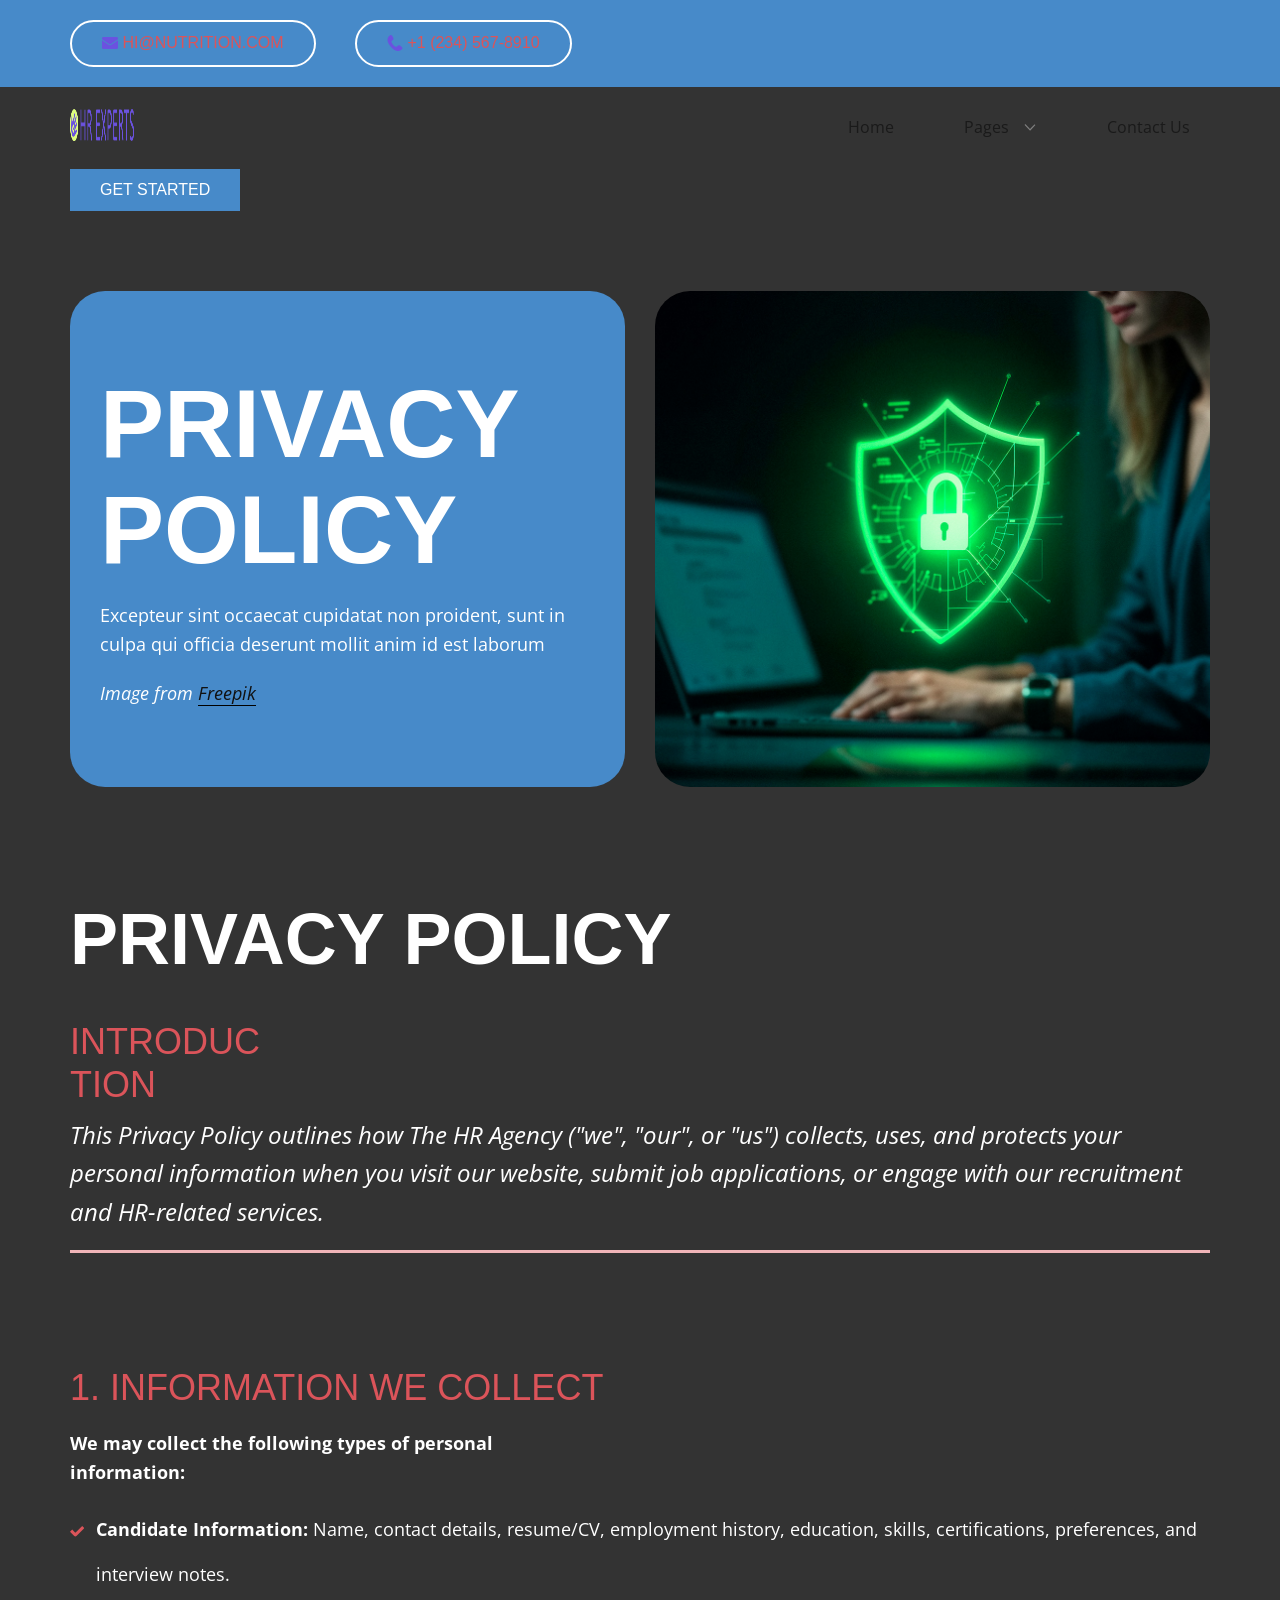
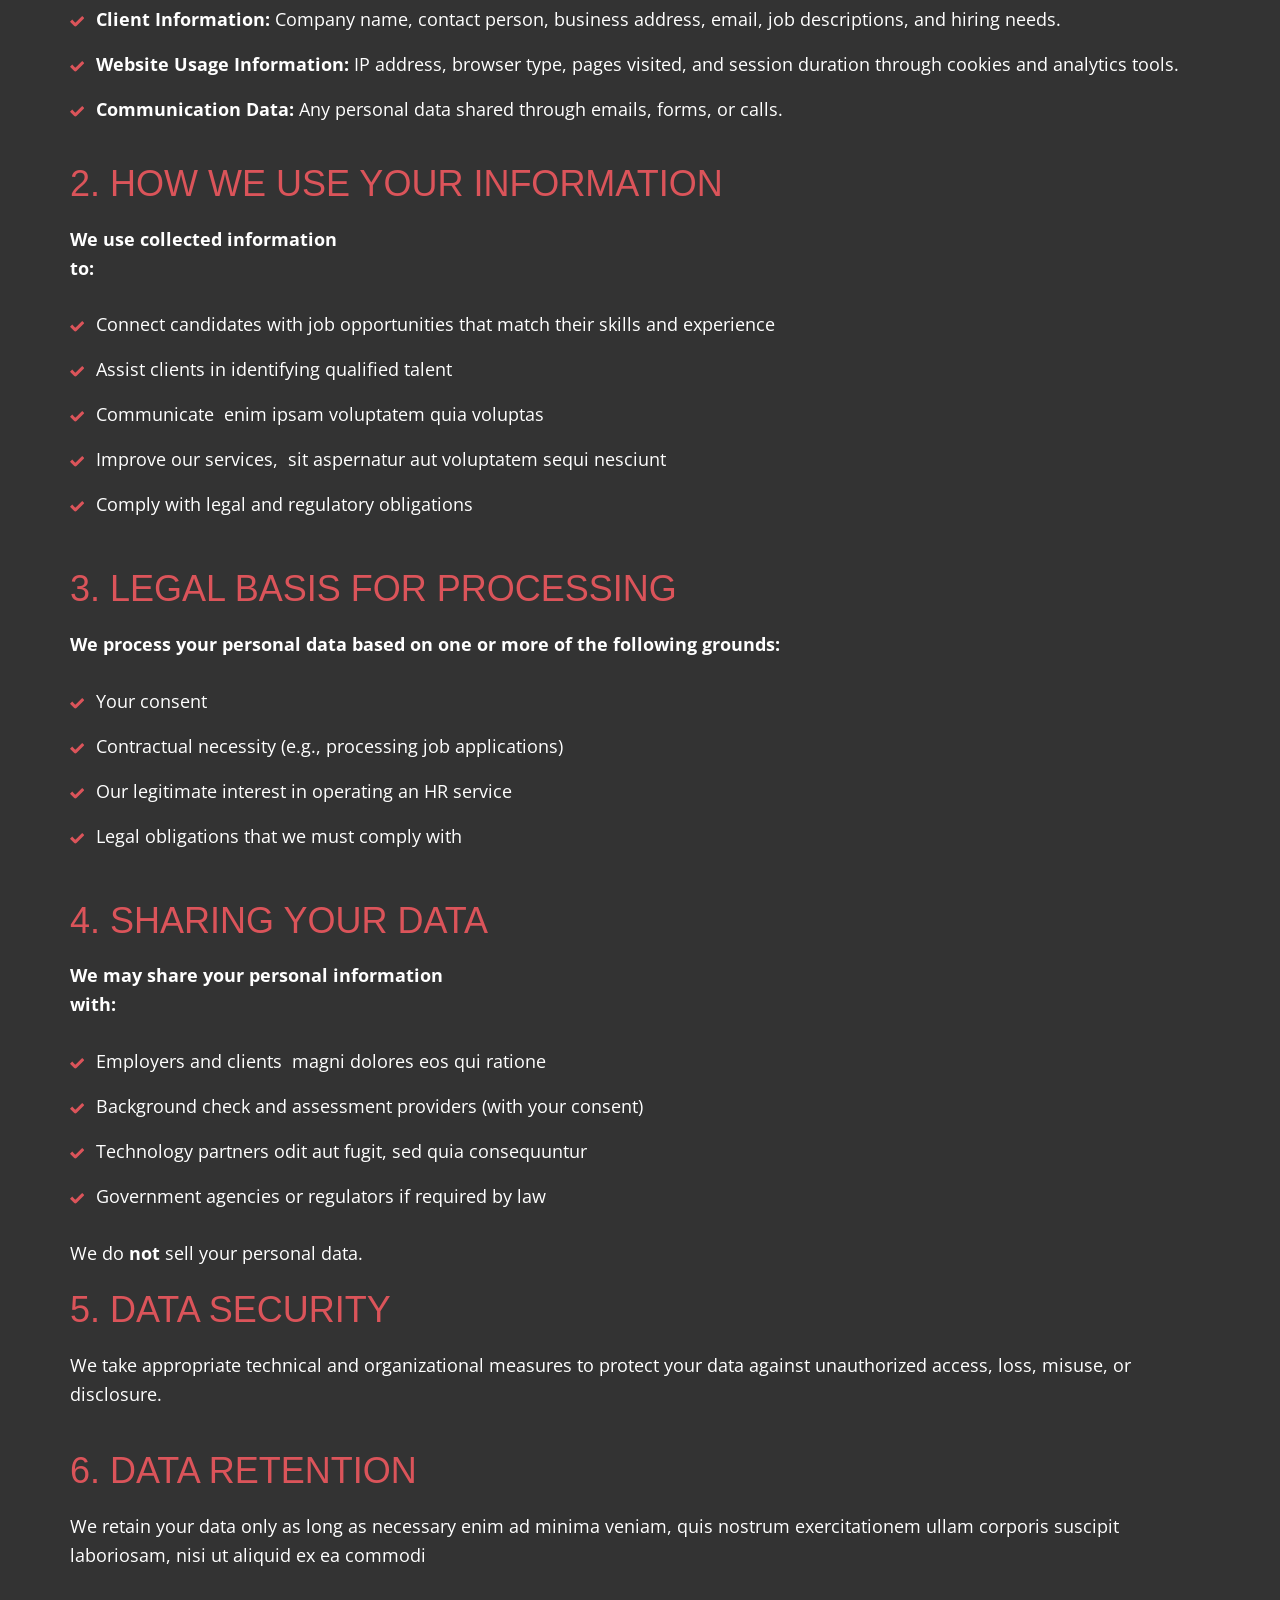
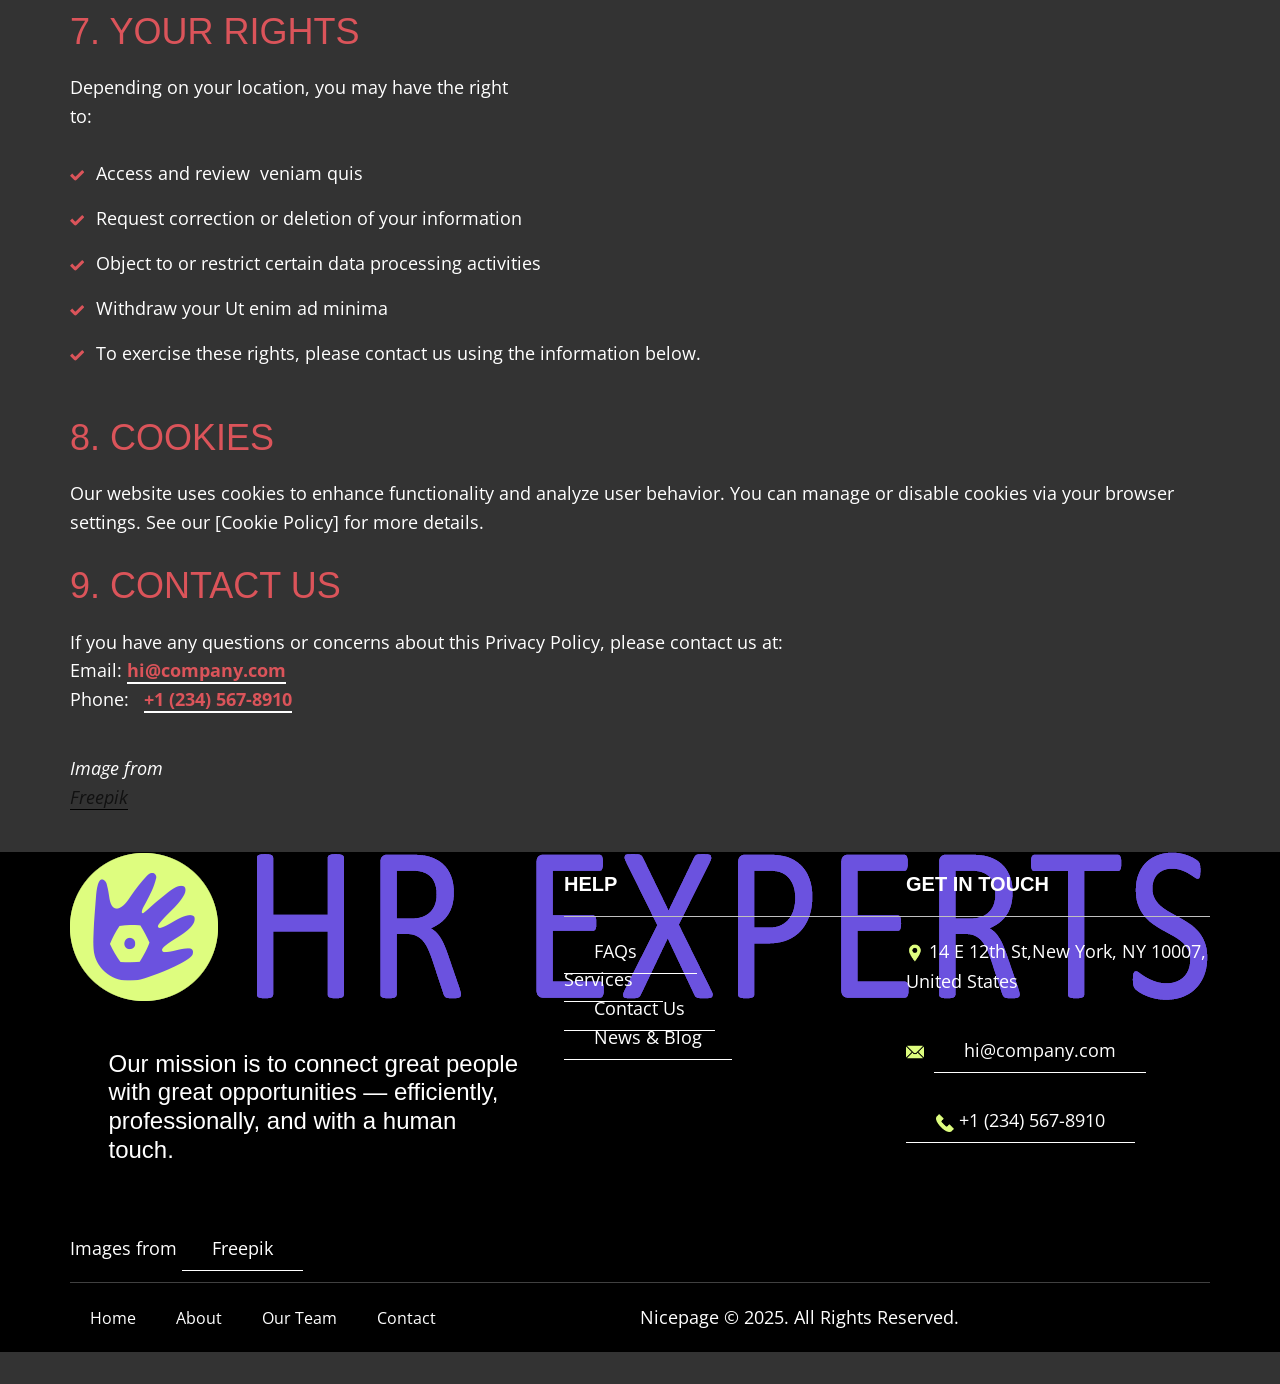
<file: Page-3.html>
<!DOCTYPE html>
<html style="font-size: 16px;" lang="en"><head>
    <meta name="viewport" content="width=device-width, initial-scale=1.0">
    <meta charset="utf-8">
    <meta name="keywords" content="​​​Privacy Policy, ​Privacy Policy">
    <meta name="description" content="">
    <title>Page 3</title>
    <link rel="stylesheet" href="nicepage.css" media="screen">
<link rel="stylesheet" href="Page-3.css" media="screen">
    <script class="u-script" type="text/javascript" src="jquery.js" defer=""></script>
    <script class="u-script" type="text/javascript" src="nicepage.js" defer=""></script>
    <meta name="generator" content="Nicepage 8.4.0, nicepage.com">
    
    
    
    
    
    
    <link id="u-page-google-font" rel="stylesheet" href="https://fonts.googleapis.com/css2?display=swap&amp;family=Open+Sans:ital,wght@0,300;0,400;0,500;0,600;0,700;0,800;1,300;1,400;1,500;1,600;1,700;1,800&amp;family=Bricolage+Grotesque:wght@200;300;400;500;600;700;800">
    <script type="application/ld+json">{
		"@context": "http://schema.org",
		"@type": "Organization",
		"name": "",
		"logo": "images/hr-logo.png",
		"sameAs": [
				"https://facebook.com/name",
				"https://twitter.com/name",
				"https://instagram.com/name",
				"https://facebook.com/name",
				"https://twitter.com/name",
				"https://instagram.com/name"
		]
}</script>
    <meta name="theme-color" content="#defd7f">
    <meta name="twitter:site" content="@">
    <meta name="twitter:card" content="summary_large_image">
    <meta name="twitter:title" content="Page 3">
    <meta name="twitter:description" content="">
    <meta property="og:title" content="Page 3">
    <meta property="og:type" content="website">
  <meta data-intl-tel-input-cdn-path="intlTelInput/"></head>
  <body data-path-to-root="./" data-include-products="false" class="u-body u-clearfix u-xl-mode" data-lang="en"><header class="u-border-no-bottom u-border-no-left u-border-no-right u-border-no-top u-clearfix u-header u-section-row-container" id="header" style="background-image: none"><div class="u-section-rows">
        <div class="u-clearfix u-palette-1-base u-section-row u-section-row-1">
          <div class="u-clearfix u-sheet u-valign-middle-sm u-valign-middle-xs u-sheet-1">
            <div class="data-layout-selected u-clearfix u-expanded-width u-gutter-0 u-layout-custom-sm u-layout-custom-xs u-layout-wrap u-layout-wrap-1">
              <div class="u-gutter-0 u-layout">
                <div class="u-layout-row">
                  <div class="u-container-align-left u-container-style u-layout-cell u-shape-rectangle u-size-15-lg u-size-15-md u-size-15-xl u-size-30-sm u-size-30-xs u-layout-cell-1">
                    <div class="u-container-layout u-valign-middle u-container-layout-1">
                      <a href="mailto:hi@car.repair.com" class="u-active-none u-align-left u-border-active-palette-1-base u-border-hover-white u-btn u-button-link u-button-style u-hover-none u-none u-text-active-palette-2-dark-3 u-text-hover-palette-2-dark-3 u-text-palette-2-base u-btn-1" data-animation-name="" data-animation-duration="0" data-animation-delay="0" data-animation-direction=""><span class="u-file-icon u-icon u-text-palette-2-base u-icon-1"><img src="images/2099199-a014f34f.png" alt=""></span>&nbsp;hi@nutrition.com
                      </a>
                    </div>
                  </div>
                  <div class="u-container-align-left u-container-style u-layout-cell u-shape-rectangle u-size-17-lg u-size-17-md u-size-17-xl u-size-30-sm u-size-30-xs u-layout-cell-2">
                    <div class="u-container-layout u-valign-middle u-container-layout-2">
                      <a href="tel:+12345678910" class="u-active-none u-align-left u-border-active-palette-1-base u-border-hover-white u-btn u-button-link u-button-style u-hover-none u-none u-text-active-palette-2-dark-3 u-text-hover-palette-2-dark-3 u-text-palette-2-base u-btn-2" data-animation-name="" data-animation-duration="0" data-animation-delay="0" data-animation-direction=""><span class="u-file-icon u-icon u-text-palette-2-base"><img src="images/1257-2ae193ba.png" alt=""></span>&nbsp;​+1 (234) 567-8910
                      </a>
                    </div>
                  </div>
                  <div class="u-container-style u-hidden-sm u-hidden-xs u-layout-cell u-shape-rectangle u-size-16-md u-size-18-lg u-size-18-xl u-size-30-sm u-size-30-xs u-layout-cell-3">
                    <div class="u-container-layout u-container-layout-3"></div>
                  </div>
                  <div class="u-container-align-left-sm u-container-align-left-xs u-container-align-right-lg u-container-align-right-md u-container-align-right-xl u-container-style u-layout-cell u-size-10-lg u-size-10-xl u-size-12-md u-size-30-sm u-size-30-xs u-layout-cell-4">
                    <div class="u-container-layout u-valign-middle u-container-layout-4">
                      <div class="u-social-icons u-social-icons-1">
                        <a class="u-social-url" title="facebook" target="_blank" href="https://facebook.com/name"><span class="u-icon u-social-facebook u-social-icon u-text-palette-2-base u-icon-3"><svg class="u-svg-link" preserveAspectRatio="xMidYMin slice" viewBox="0 0 112 112" style=""><use xlink:href="#svg-e935"></use></svg><svg class="u-svg-content" viewBox="0 0 112 112" x="0" y="0" id="svg-e935"><path fill="currentColor" d="M75.5,28.8H65.4c-1.5,0-4,0.9-4,4.3v9.4h13.9l-1.5,15.8H61.4v45.1H42.8V58.3h-8.8V42.4h8.8V32.2
c0-7.4,3.4-18.8,18.8-18.8h13.8v15.4H75.5z"></path></svg></span>
                        </a>
                        <a class="u-social-url" title="twitter" target="_blank" href="https://twitter.com/name"><span class="u-icon u-social-icon u-social-twitter u-text-palette-2-base u-icon-4"><svg class="u-svg-link" preserveAspectRatio="xMidYMin slice" viewBox="0 0 112.2 112.2" style=""><use xlink:href="#svg-b4b3"></use></svg><svg class="u-svg-content" viewBox="0 0 112.2 112.2" x="0px" y="0px" id="svg-b4b3"><path d="M67.1,49.1L98.6,16h-12L62,42L43.2,16H11l32.8,45.2L11,96h11.6l26.3-27.7L69.1,96H101L67.1,49.1z M55,61.9l-5.1-7L27.5,24.4
	h11.4l17.3,23.8l5.1,7.1l23.4,32.2H73.8L55,61.9z"></path></svg></span>
                        </a>
                        <a class="u-social-url" title="instagram" target="_blank" href="https://instagram.com/name"><span class="u-icon u-social-icon u-social-instagram u-text-palette-2-base u-icon-5"><svg class="u-svg-link" preserveAspectRatio="xMidYMin slice" viewBox="0 0 112 112" style=""><use xlink:href="#svg-f50c"></use></svg><svg class="u-svg-content" viewBox="0 0 112 112" x="0" y="0" id="svg-f50c"><path fill="currentColor" d="M55.9,32.9c-12.8,0-23.2,10.4-23.2,23.2s10.4,23.2,23.2,23.2s23.2-10.4,23.2-23.2S68.7,32.9,55.9,32.9z
	 M55.9,69.4c-7.4,0-13.3-6-13.3-13.3c-0.1-7.4,6-13.3,13.3-13.3s13.3,6,13.3,13.3C69.3,63.5,63.3,69.4,55.9,69.4z"></path><path fill="currentColor" d="M78.2,11H33.5C21,11,10.8,21.3,10.8,33.7v44.7c0,12.6,10.2,22.8,22.7,22.8h44.7c12.6,0,22.7-10.2,22.7-22.7
	V33.7C100.8,21.1,90.6,11,78.2,11z M91,78.4c0,7.1-5.8,12.8-12.8,12.8H33.5c-7.1,0-12.8-5.8-12.8-12.8V33.7
	c0-7.1,5.8-12.8,12.8-12.8h44.7c7.1,0,12.8,5.8,12.8,12.8V78.4z"></path></svg></span>
                        </a>
                      </div>
                    </div>
                  </div>
                </div>
              </div>
            </div>
          </div>
          
          
          
          
          
        </div>
        <div class="u-clearfix u-section-row" data-animation-name="" data-animation-duration="0" data-animation-delay="0" data-animation-direction="">
          <div class="u-clearfix u-sheet u-valign-middle-lg u-valign-middle-md u-valign-middle-sm u-valign-middle-xs u-sheet-2">
            <a href="#" class="u-enable-responsive u-image u-logo u-image-1" data-image-width="1138" data-image-height="149">
              <img src="images/hr-logo.png" class="u-logo-image u-logo-image-1">
            </a>
            <nav class="u-dropdown-icon u-menu u-menu-dropdown u-offcanvas u-menu-1" data-responsive-from="MD" role="navigation">
              <div class="menu-collapse" style="font-size: 1rem; letter-spacing: 0px; font-weight: 600;">
                <a class="u-button-style u-custom-active-border-color u-custom-border u-custom-border-color u-custom-borders u-custom-hover-border-color u-custom-left-right-menu-spacing u-custom-padding-bottom u-custom-text-active-color u-custom-text-color u-custom-text-hover-color u-custom-top-bottom-menu-spacing u-hamburger-link u-nav-link u-text-active-palette-1-dark-3 u-text-hover-palette-1-dark-3 u-text-palette-2-base" href="#" tabindex="-1" aria-label="Open menu" aria-controls="f711">
                  <svg class="u-svg-link" viewBox="0 0 24 24"><use xlink:href="#menu-hamburger"></use></svg>
                  <svg class="u-svg-content" version="1.1" id="menu-hamburger" viewBox="0 0 16 16" x="0px" y="0px" xmlns:xlink="http://www.w3.org/1999/xlink" xmlns="http://www.w3.org/2000/svg"><g><rect y="1" width="16" height="2"></rect><rect y="7" width="16" height="2"></rect><rect y="13" width="16" height="2"></rect>
</g></svg>
                </a>
              </div>
              <div class="u-custom-menu u-nav-container">
                <ul class="u-nav u-spacing-30 u-unstyled u-nav-1" role="menubar"><li role="none" class="u-nav-item"><a role="menuitem" class="u-border-2 u-border-active-palette-2-base u-border-hover-palette-2-base u-border-no-left u-border-no-right u-border-no-top u-button-style u-nav-link u-text-active-palette-2-base u-text-grey-90 u-text-hover-grey-90 u-nav-link-2" href="./">Home</a>
</li><li role="none" class="u-nav-item"><a tabindex="-1" role="menuitem" class="u-border-2 u-border-active-palette-2-base u-border-hover-palette-2-base u-border-no-left u-border-no-right u-border-no-top u-button-style u-nav-link u-text-active-palette-2-base u-text-grey-90 u-text-hover-grey-90 u-nav-link-2" aria-haspopup="true" aria-current="page">Pages</a><div class="u-nav-popup"><ul role="menu" class="u-h-spacing-22 u-nav u-unstyled u-v-spacing-12" aria-label="Pages menu"><li role="none" class="u-nav-item"><a role="menuitem" class="u-active-palette-1-light-3 u-button-style u-hover-palette-1-light-3 u-nav-link u-text-active-palette-2-base u-text-black u-text-hover-palette-2-base u-white" href="About.html">About Us</a>
</li><li role="none" class="u-nav-item"><a role="menuitem" class="u-active-palette-1-light-3 u-button-style u-hover-palette-1-light-3 u-nav-link u-text-active-palette-2-base u-text-black u-text-hover-palette-2-base u-white" href="Services.html">Our Services</a>
</li><li role="none" class="u-nav-item"><a role="menuitem" class="u-active-palette-1-light-3 u-button-style u-hover-palette-1-light-3 u-nav-link u-text-active-palette-2-base u-text-black u-text-hover-palette-2-base u-white" href="FAQ-Page.html">FAQ</a>
</li><li role="none" class="u-nav-item"><a role="menuitem" class="u-active-palette-1-light-3 u-button-style u-hover-palette-1-light-3 u-nav-link u-text-active-palette-2-base u-text-black u-text-hover-palette-2-base u-white" href="Blog.html">Blog Page</a>
</li><li role="none" class="u-nav-item"><a role="menuitem" class="u-active-palette-1-light-3 u-button-style u-hover-palette-1-light-3 u-nav-link u-text-active-palette-2-base u-text-black u-text-hover-palette-2-base u-white" href="Team.html">Our Team</a>
</li></ul>
</div>
</li><li role="none" class="u-nav-item"><a role="menuitem" class="u-border-2 u-border-active-palette-2-base u-border-hover-palette-2-base u-border-no-left u-border-no-right u-border-no-top u-button-style u-nav-link u-text-active-palette-2-base u-text-grey-90 u-text-hover-grey-90 u-nav-link-2" href="Contact.html">Contact Us</a>
</li></ul>
              </div>
              <div class="u-custom-menu u-nav-container-collapse" id="f711" role="region" aria-label="Menu panel">
                <div class="u-black u-container-style u-inner-container-layout u-opacity u-opacity-95 u-sidenav">
                  <div class="u-inner-container-layout u-sidenav-overflow">
                    <div class="u-menu-close" tabindex="-1" aria-label="Close menu"></div>
                    <ul class="u-align-center u-nav u-popupmenu-items u-unstyled u-nav-3" role="menubar"><li role="none" class="u-nav-item"><a role="menuitem" class="u-button-style u-nav-link" href="./">Home</a>
</li><li role="none" class="u-nav-item"><a tabindex="-1" role="menuitem" class="u-button-style u-nav-link" aria-haspopup="true" aria-current="page">Pages</a><div class="u-nav-popup"><ul role="menu" class="u-h-spacing-22 u-nav u-unstyled u-v-spacing-12" aria-label="Pages menu"><li role="none" class="u-nav-item"><a role="menuitem" class="u-button-style u-nav-link" href="About.html">About Us</a>
</li><li role="none" class="u-nav-item"><a role="menuitem" class="u-button-style u-nav-link" href="Services.html">Our Services</a>
</li><li role="none" class="u-nav-item"><a role="menuitem" class="u-button-style u-nav-link" href="FAQ-Page.html">FAQ</a>
</li><li role="none" class="u-nav-item"><a role="menuitem" class="u-button-style u-nav-link" href="Blog.html">Blog Page</a>
</li><li role="none" class="u-nav-item"><a role="menuitem" class="u-button-style u-nav-link" href="Team.html">Our Team</a>
</li></ul>
</div>
</li><li role="none" class="u-nav-item"><a role="menuitem" class="u-button-style u-nav-link" href="Contact.html">Contact Us</a>
</li></ul>
                  </div>
                </div>
                <div class="u-black u-menu-overlay u-opacity u-opacity-70"></div>
              </div>
              <style class="menu-style">@media (max-width: 939px) {
                    [data-responsive-from="MD"] .u-nav-container {
                        display: none;
                    }
                    [data-responsive-from="MD"] .menu-collapse {
                        display: block;
                    }
                }</style>
            </nav>
            <a href="" class="u-align-left-xs u-btn u-btn-round u-button-style u-hover-palette-1-light-1 u-palette-1-base u-radius u-btn-3" data-animation-name="" data-animation-duration="0" data-animation-delay="0" data-animation-direction="">Get Started </a>
          </div>
          
          
          
          
          
        </div>
      </div></header>
    <section class="u-clearfix u-section-1" id="block-1">
      <div class="u-clearfix u-sheet u-valign-middle u-sheet-1">
        <div class="data-layout-selected u-clearfix u-expanded-width u-gutter-30 u-layout-wrap u-layout-wrap-1">
          <div class="u-layout">
            <div class="u-layout-row">
              <div class="u-container-style u-layout-cell u-palette-1-base u-radius u-shape-round u-size-30 u-layout-cell-1">
                <div class="u-container-layout u-valign-middle-xl u-valign-top-lg u-valign-top-md u-valign-top-sm u-valign-top-xs u-container-layout-1">
                  <h1 class="u-text u-text-default u-text-1"> Privacy Policy</h1>
                  <p class="u-text u-text-default u-text-2"> Excepteur sint occaecat cupidatat non proident, sunt in culpa qui officia deserunt mollit anim id est laborum</p>
                  <p class="u-align-left u-text u-text-default u-text-3">Image from <a href="https://www.freepik.com" class="u-active-none u-border-1 u-border-active-palette-3-base u-border-black u-border-hover-palette-3-base u-border-no-left u-border-no-right u-border-no-top u-btn u-button-link u-button-style u-hover-none u-none u-text-body-color u-btn-1" target="_blank">Freepik</a>
                  </p>
                </div>
              </div>
              <div class="u-container-style u-image u-image-round u-layout-cell u-radius u-size-30 u-image-1" data-image-width="1462" data-image-height="1000">
                <div class="u-container-layout u-container-layout-2"></div>
              </div>
            </div>
          </div>
        </div>
      </div>
    </section>
    <section class="u-clearfix u-section-2" id="block-2">
      <div class="u-clearfix u-sheet u-valign-bottom-lg u-valign-bottom-md u-valign-bottom-sm u-valign-bottom-xs u-valign-middle-xl u-sheet-1">
        <h2 class="u-align-left u-text u-text-default u-text-1"> Privacy Policy</h2>
        <h3 class="u-align-left u-text u-text-palette-2-base u-text-2"> Introduction</h3>
        <p class="u-align-left u-large-text u-text u-text-variant u-text-3"> This Privacy Policy outlines how The HR Agency ("we", "our", or "us") collects, uses, and protects your personal information when you visit our website, submit job applications, or engage with our recruitment and HR-related services.</p>
        <div class="u-align-left u-border-3 u-border-palette-2-light-2 u-expanded-width u-line u-line-horizontal u-line-1"></div>
      </div>
    </section>
    <section class="u-clearfix u-container-align-left u-section-3" id="block-3">
      <div class="u-clearfix u-sheet u-valign-bottom u-sheet-1">
        <h3 class="u-align-left u-text u-text-default u-text-palette-2-base u-text-1"> 1. Information We Collect</h3>
        <p class="u-align-left u-text u-text-2"> We may collect the following types of personal information:</p>
        <ul class="u-align-left u-custom-list u-file-icon u-text u-text-3">
          <li style="padding-left: 6px;">
            <div class="u-list-icon u-text-palette-2-base">
              <svg class="u-svg-content" viewBox="0 0 512 512" id="svg-04d6"><path d="m433.1 67.1-231.8 231.9c-6.2 6.2-16.4 6.2-22.6 0l-99.8-99.8-78.9 78.8 150.5 150.5c10.5 10.5 24.6 16.3 39.4 16.3 14.8 0 29-5.9 39.4-16.3l282.7-282.5z" fill="currentColor"></path></svg>
            </div><span style="font-weight: 700;"> Candidate Information: </span>Name, contact details, resume/CV, employment history, education, skills, certifications, preferences, and interview notes.
          </li>
          <li style="padding-left: 6px;">
            <div class="u-list-icon u-text-palette-2-base">
              <svg class="u-svg-content" viewBox="0 0 512 512" id="svg-04d6"><path d="m433.1 67.1-231.8 231.9c-6.2 6.2-16.4 6.2-22.6 0l-99.8-99.8-78.9 78.8 150.5 150.5c10.5 10.5 24.6 16.3 39.4 16.3 14.8 0 29-5.9 39.4-16.3l282.7-282.5z" fill="currentColor"></path></svg>
            </div><span style="font-weight: 700;">Client Information: </span>Company name, contact person, business address, email, job descriptions, and hiring needs.
          </li>
          <li style="padding-left: 6px;">
            <div class="u-list-icon u-text-palette-2-base">
              <svg class="u-svg-content" viewBox="0 0 512 512" id="svg-04d6"><path d="m433.1 67.1-231.8 231.9c-6.2 6.2-16.4 6.2-22.6 0l-99.8-99.8-78.9 78.8 150.5 150.5c10.5 10.5 24.6 16.3 39.4 16.3 14.8 0 29-5.9 39.4-16.3l282.7-282.5z" fill="currentColor"></path></svg>
            </div><span style="font-weight: 700;">Website Usage Information:</span> IP address, browser type, pages visited, and session duration through cookies and analytics tools.
          </li>
          <li style="padding-left: 6px;">
            <div class="u-list-icon u-text-palette-2-base">
              <svg class="u-svg-content" viewBox="0 0 512 512" id="svg-04d6"><path d="m433.1 67.1-231.8 231.9c-6.2 6.2-16.4 6.2-22.6 0l-99.8-99.8-78.9 78.8 150.5 150.5c10.5 10.5 24.6 16.3 39.4 16.3 14.8 0 29-5.9 39.4-16.3l282.7-282.5z" fill="currentColor"></path></svg>
            </div><span style="font-weight: 700;">Communication Data:</span> Any personal data shared through emails, forms, or calls.
          </li>
        </ul>
        <h3 class="u-align-left u-text u-text-default u-text-palette-2-base u-text-4"> 2. How We Use Your Information</h3>
        <p class="u-align-left u-text u-text-5"> We use collected information to:</p>
        <ul class="u-align-left u-custom-list u-file-icon u-text u-text-6" data-animation-name="" data-animation-duration="0" data-animation-delay="0" data-animation-direction="">
          <li style="padding-left: 6px;">
            <div class="u-list-icon u-text-palette-2-base">
              <svg class="u-svg-content" viewBox="0 0 512 512" id="svg-8835"><path d="m433.1 67.1-231.8 231.9c-6.2 6.2-16.4 6.2-22.6 0l-99.8-99.8-78.9 78.8 150.5 150.5c10.5 10.5 24.6 16.3 39.4 16.3 14.8 0 29-5.9 39.4-16.3l282.7-282.5z" fill="currentColor"></path></svg>
            </div> Connect candidates with job opportunities that match their skills and experience
          </li>
          <li style="padding-left: 6px;">
            <div class="u-list-icon u-text-palette-2-base">
              <svg class="u-svg-content" viewBox="0 0 512 512" id="svg-8835"><path d="m433.1 67.1-231.8 231.9c-6.2 6.2-16.4 6.2-22.6 0l-99.8-99.8-78.9 78.8 150.5 150.5c10.5 10.5 24.6 16.3 39.4 16.3 14.8 0 29-5.9 39.4-16.3l282.7-282.5z" fill="currentColor"></path></svg>
            </div>Assist clients in identifying qualified talent
          </li>
          <li style="padding-left: 6px;">
            <div class="u-list-icon u-text-palette-2-base">
              <svg class="u-svg-content" viewBox="0 0 512 512" id="svg-8835"><path d="m433.1 67.1-231.8 231.9c-6.2 6.2-16.4 6.2-22.6 0l-99.8-99.8-78.9 78.8 150.5 150.5c10.5 10.5 24.6 16.3 39.4 16.3 14.8 0 29-5.9 39.4-16.3l282.7-282.5z" fill="currentColor"></path></svg>
            </div>Communicate ​ enim ipsam voluptatem quia voluptas
          </li>
          <li style="padding-left: 6px;">
            <div class="u-list-icon u-text-palette-2-base">
              <svg class="u-svg-content" viewBox="0 0 512 512" id="svg-8835"><path d="m433.1 67.1-231.8 231.9c-6.2 6.2-16.4 6.2-22.6 0l-99.8-99.8-78.9 78.8 150.5 150.5c10.5 10.5 24.6 16.3 39.4 16.3 14.8 0 29-5.9 39.4-16.3l282.7-282.5z" fill="currentColor"></path></svg>
            </div>Improve our services, &nbsp;sit aspernatur aut  voluptatem sequi nesciunt
          </li>
          <li style="padding-left: 6px;">
            <div class="u-list-icon u-text-palette-2-base">
              <svg class="u-svg-content" viewBox="0 0 512 512" id="svg-8835"><path d="m433.1 67.1-231.8 231.9c-6.2 6.2-16.4 6.2-22.6 0l-99.8-99.8-78.9 78.8 150.5 150.5c10.5 10.5 24.6 16.3 39.4 16.3 14.8 0 29-5.9 39.4-16.3l282.7-282.5z" fill="currentColor"></path></svg>
            </div>Comply with legal and regulatory obligations
          </li>
        </ul>
        <h3 class="u-align-left u-text u-text-default u-text-palette-2-base u-text-7"> 3. Legal Basis for Processing</h3>
        <p class="u-align-left u-text u-text-8"> We process your personal data based on one or more of the following grounds:<br>
        </p>
        <ul class="u-align-left u-custom-list u-file-icon u-text u-text-9">
          <li style="padding-left: 6px;">
            <div class="u-list-icon u-text-palette-2-base">
              <svg class="u-svg-content" viewBox="0 0 512 512" id="svg-719d"><path d="m433.1 67.1-231.8 231.9c-6.2 6.2-16.4 6.2-22.6 0l-99.8-99.8-78.9 78.8 150.5 150.5c10.5 10.5 24.6 16.3 39.4 16.3 14.8 0 29-5.9 39.4-16.3l282.7-282.5z" fill="currentColor"></path></svg>
            </div> Your consent
          </li>
          <li style="padding-left: 6px;">
            <div class="u-list-icon u-text-palette-2-base">
              <svg class="u-svg-content" viewBox="0 0 512 512" id="svg-719d"><path d="m433.1 67.1-231.8 231.9c-6.2 6.2-16.4 6.2-22.6 0l-99.8-99.8-78.9 78.8 150.5 150.5c10.5 10.5 24.6 16.3 39.4 16.3 14.8 0 29-5.9 39.4-16.3l282.7-282.5z" fill="currentColor"></path></svg>
            </div>Contractual necessity (e.g., processing job applications)
          </li>
          <li style="padding-left: 6px;">
            <div class="u-list-icon u-text-palette-2-base">
              <svg class="u-svg-content" viewBox="0 0 512 512" id="svg-719d"><path d="m433.1 67.1-231.8 231.9c-6.2 6.2-16.4 6.2-22.6 0l-99.8-99.8-78.9 78.8 150.5 150.5c10.5 10.5 24.6 16.3 39.4 16.3 14.8 0 29-5.9 39.4-16.3l282.7-282.5z" fill="currentColor"></path></svg>
            </div>Our legitimate interest in operating an HR service
          </li>
          <li style="padding-left: 6px;">
            <div class="u-list-icon u-text-palette-2-base">
              <svg class="u-svg-content" viewBox="0 0 512 512" id="svg-719d"><path d="m433.1 67.1-231.8 231.9c-6.2 6.2-16.4 6.2-22.6 0l-99.8-99.8-78.9 78.8 150.5 150.5c10.5 10.5 24.6 16.3 39.4 16.3 14.8 0 29-5.9 39.4-16.3l282.7-282.5z" fill="currentColor"></path></svg>
            </div>
          </li>
          <li style="padding-left: 6px;">Legal obligations that we must comply with</li>
        </ul>
        <h3 class="u-align-left u-text u-text-default u-text-palette-2-base u-text-10"> 4. Sharing Your Data</h3>
        <p class="u-align-left u-text u-text-11"> We may share your personal information with:</p>
        <ul class="u-align-left u-custom-list u-file-icon u-text u-text-12" data-animation-name="" data-animation-duration="0" data-animation-delay="0" data-animation-direction="">
          <li style="padding-left: 6px;">
            <div class="u-list-icon u-text-palette-2-base">
              <svg class="u-svg-content" viewBox="0 0 512 512" id="svg-468e"><path d="m433.1 67.1-231.8 231.9c-6.2 6.2-16.4 6.2-22.6 0l-99.8-99.8-78.9 78.8 150.5 150.5c10.5 10.5 24.6 16.3 39.4 16.3 14.8 0 29-5.9 39.4-16.3l282.7-282.5z" fill="currentColor"></path></svg>
            </div> Employers and clients ​ magni dolores eos qui ratione
          </li>
          <li style="padding-left: 6px;">
            <div class="u-list-icon u-text-palette-2-base">
              <svg class="u-svg-content" viewBox="0 0 512 512" id="svg-468e"><path d="m433.1 67.1-231.8 231.9c-6.2 6.2-16.4 6.2-22.6 0l-99.8-99.8-78.9 78.8 150.5 150.5c10.5 10.5 24.6 16.3 39.4 16.3 14.8 0 29-5.9 39.4-16.3l282.7-282.5z" fill="currentColor"></path></svg>
            </div>Background check and assessment providers (with your consent)
          </li>
          <li style="padding-left: 6px;">
            <div class="u-list-icon u-text-palette-2-base">
              <svg class="u-svg-content" viewBox="0 0 512 512" id="svg-468e"><path d="m433.1 67.1-231.8 231.9c-6.2 6.2-16.4 6.2-22.6 0l-99.8-99.8-78.9 78.8 150.5 150.5c10.5 10.5 24.6 16.3 39.4 16.3 14.8 0 29-5.9 39.4-16.3l282.7-282.5z" fill="currentColor"></path></svg>
            </div>Technology partners ​odit aut fugit, sed quia consequuntur
          </li>
          <li style="padding-left: 6px;">
            <div class="u-list-icon u-text-palette-2-base">
              <svg class="u-svg-content" viewBox="0 0 512 512" id="svg-468e"><path d="m433.1 67.1-231.8 231.9c-6.2 6.2-16.4 6.2-22.6 0l-99.8-99.8-78.9 78.8 150.5 150.5c10.5 10.5 24.6 16.3 39.4 16.3 14.8 0 29-5.9 39.4-16.3l282.7-282.5z" fill="currentColor"></path></svg>
            </div>Government agencies or regulators if required by law
          </li>
        </ul>
        <p class="u-align-left u-text u-text-13"> We do <span style="font-weight: 700;">not</span> sell your personal data.
        </p>
        <h3 class="u-align-left u-text u-text-default u-text-palette-2-base u-text-14"> 5. Data Security</h3>
        <p class="u-align-left u-text u-text-15"> We take appropriate technical and organizational measures to protect your data against unauthorized access, loss, misuse, or disclosure.</p>
      </div>
    </section>
    <section class="u-clearfix u-container-align-left u-section-4" id="block-4">
      <div class="u-clearfix u-sheet u-valign-middle-xl u-sheet-1">
        <h3 class="u-align-left u-text u-text-default u-text-palette-2-base u-text-1"> 6. Data Retention</h3>
        <p class="u-align-left u-text u-text-2"> We retain your data only as long as necessary​ enim ad minima veniam, quis nostrum exercitationem ullam corporis suscipit laboriosam, nisi ut aliquid ex ea commodi</p>
        <h3 class="u-align-left u-text u-text-default u-text-palette-2-base u-text-3"> 7. Your Rights</h3>
        <p class="u-align-left u-text u-text-4"> Depending on your location, you may have the right to:</p>
        <ul class="u-align-left u-custom-list u-text u-text-5" data-animation-name="" data-animation-duration="0" data-animation-delay="0" data-animation-direction="">
          <li style="padding-left: 6px;">
            <div class="u-list-icon u-text-palette-2-base">
              <svg class="u-svg-content" viewBox="0 0 512 512" id="svg-f1d1"><path d="m433.1 67.1-231.8 231.9c-6.2 6.2-16.4 6.2-22.6 0l-99.8-99.8-78.9 78.8 150.5 150.5c10.5 10.5 24.6 16.3 39.4 16.3 14.8 0 29-5.9 39.4-16.3l282.7-282.5z" fill="currentColor"></path></svg>
            </div> Access and review ​ veniam quis&nbsp;
          </li>
          <li style="padding-left: 6px;">
            <div class="u-list-icon u-text-palette-2-base">
              <svg class="u-svg-content" viewBox="0 0 512 512" id="svg-f1d1"><path d="m433.1 67.1-231.8 231.9c-6.2 6.2-16.4 6.2-22.6 0l-99.8-99.8-78.9 78.8 150.5 150.5c10.5 10.5 24.6 16.3 39.4 16.3 14.8 0 29-5.9 39.4-16.3l282.7-282.5z" fill="currentColor"></path></svg>
            </div>Request correction or deletion of your information
          </li>
          <li style="padding-left: 6px;">
            <div class="u-list-icon u-text-palette-2-base">
              <svg class="u-svg-content" viewBox="0 0 512 512" id="svg-f1d1"><path d="m433.1 67.1-231.8 231.9c-6.2 6.2-16.4 6.2-22.6 0l-99.8-99.8-78.9 78.8 150.5 150.5c10.5 10.5 24.6 16.3 39.4 16.3 14.8 0 29-5.9 39.4-16.3l282.7-282.5z" fill="currentColor"></path></svg>
            </div>Object to or restrict certain data processing activities
          </li>
          <li style="padding-left: 6px;">
            <div class="u-list-icon u-text-palette-2-base">
              <svg class="u-svg-content" viewBox="0 0 512 512" id="svg-f1d1"><path d="m433.1 67.1-231.8 231.9c-6.2 6.2-16.4 6.2-22.6 0l-99.8-99.8-78.9 78.8 150.5 150.5c10.5 10.5 24.6 16.3 39.4 16.3 14.8 0 29-5.9 39.4-16.3l282.7-282.5z" fill="currentColor"></path></svg>
            </div>Withdraw your ​Ut enim ad minima
          </li>
          <li style="padding-left: 6px;">
            <div class="u-list-icon u-text-palette-2-base">
              <svg class="u-svg-content" viewBox="0 0 512 512" id="svg-f1d1"><path d="m433.1 67.1-231.8 231.9c-6.2 6.2-16.4 6.2-22.6 0l-99.8-99.8-78.9 78.8 150.5 150.5c10.5 10.5 24.6 16.3 39.4 16.3 14.8 0 29-5.9 39.4-16.3l282.7-282.5z" fill="currentColor"></path></svg>
            </div>To exercise these rights, please contact us using the information below.
          </li>
        </ul>
        <h3 class="u-align-left u-text u-text-default u-text-palette-2-base u-text-6" data-animation-name="" data-animation-duration="0" data-animation-delay="0" data-animation-direction=""> 8. Cookies</h3>
        <p class="u-align-left u-text u-text-7"> Our website uses cookies to enhance functionality and analyze user behavior. You can manage or disable cookies via your browser settings. See our [Cookie Policy] for more details.</p>
        <h3 class="u-align-left u-text u-text-default u-text-palette-2-base u-text-8" data-animation-name="" data-animation-duration="0" data-animation-delay="0" data-animation-direction="">9. Contact Us</h3>
        <p class="u-align-left u-text u-text-9"> If you have any questions or concerns about this Privacy Policy, please contact us at:<br>Email: <a href="mailto:hi@email.com" class="u-active-none u-border-2 u-border-active-palette-2-base u-border-hover-palette-2-base u-border-no-left u-border-no-right u-border-no-top u-btn u-button-link u-button-style u-hover-none u-none u-text-active-palette-2-base u-text-hover-palette-2-base u-text-palette-2-base u-btn-1">hi@company.com</a>
          <br> Phone: ​&nbsp; <a href="tel:+12345678910" class="u-active-none u-border-2 u-border-active-palette-2-base u-border-hover-palette-2-base u-border-no-left u-border-no-right u-border-no-top u-btn u-button-link u-button-style u-hover-none u-none u-text-active-palette-2-base u-text-hover-palette-2-base u-text-palette-2-base u-btn-2" data-animation-name="" data-animation-duration="0" data-animation-delay="0" data-animation-direction="">+1 (234) 567-8910</a>
        </p>
        <p class="u-align-left u-text u-text-10">Image from <a href="https://www.freepik.com" class="u-active-none u-border-1 u-border-active-palette-3-base u-border-black u-border-hover-palette-3-base u-border-no-left u-border-no-right u-border-no-top u-btn u-button-link u-button-style u-hover-none u-none u-text-body-color u-btn-3" target="_blank">Freepik</a>
        </p>
      </div>
    </section>
    
    
    
    <footer class="u-align-center-sm u-align-center-xs u-black u-clearfix u-container-align-center u-footer" id="footer"><div class="u-clearfix u-sheet u-valign-middle u-sheet-1">
        <div class="data-layout-selected u-clearfix u-expanded-width u-layout-wrap u-layout-wrap-1">
          <div class="u-gutter-0 u-layout">
            <div class="u-layout-row">
              <div class="u-container-align-left u-container-style u-layout-cell u-shape-rectangle u-size-26-lg u-size-26-xl u-size-26-xxl u-size-40-md u-size-40-sm u-size-40-xs u-layout-cell-1">
                <div class="u-container-layout u-valign-top u-container-layout-1">
                  <a href="" class="u-image u-logo u-image-1" data-image-width="1138" data-image-height="149">
                    <img src="images/hr-logo.png" class="u-logo-image u-logo-image-1">
                  </a>
                  <h4 class="u-align-left u-text u-text-default u-text-1"> Our mission is to connect great people with great opportunities — efficiently, professionally, and with a human touch.</h4>
                  <p class="u-align-left u-text u-text-2">Images from <a href="https://www.freepik.com/" class="u-active-none u-border-1 u-border-active-palette-1-base u-border-hover-palette-1-base u-border-no-left u-border-no-right u-border-no-top u-border-white u-btn u-button-link u-button-style u-hover-none u-none u-text-body-alt-color u-btn-1" target="_blank" data-animation-name="" data-animation-duration="0" data-animation-delay="0" data-animation-direction="">Freepik</a>
                  </p>
                </div>
              </div>
              <div class="u-container-style u-layout-cell u-shape-rectangle u-size-18-lg u-size-18-xl u-size-18-xxl u-size-20-md u-size-20-sm u-size-20-xs u-layout-cell-2">
                <div class="u-container-layout u-valign-top u-container-layout-2">
                  <h5 class="u-align-left u-text u-text-3"> Help</h5>
                  <div class="u-align-left u-border-1 u-border-grey-25 u-border-no-bottom u-border-no-left u-expanded-width u-line u-line-horizontal u-line-1"></div>
                  <p class="u-align-left u-text u-text-4">
                    <a href="#" class="u-active-none u-border-1 u-border-active-white u-border-hover-white u-border-no-left u-border-no-right u-border-no-top u-btn u-button-link u-button-style u-hover-none u-none u-text-active-grey-10 u-text-body-alt-color u-text-hover-grey-10 u-btn-2" title="#" data-animation-name="" data-animation-duration="0" data-animation-delay="0" data-animation-direction=""> FAQs</a>
                    <a href="#" class="u-active-none u-border-1 u-border-active-white u-border-hover-white u-border-no-left u-border-no-right u-border-no-top u-btn u-button-link u-button-style u-hover-none u-none u-text-active-grey-10 u-text-body-alt-color u-text-hover-grey-10 u-btn-3" title="#" data-animation-name="" data-animation-duration="0" data-animation-delay="0" data-animation-direction="">
                      <br>Services
                    </a>
                    <br>
                    <a href="#" class="u-active-none u-border-1 u-border-active-white u-border-hover-white u-border-no-left u-border-no-right u-border-no-top u-btn u-button-link u-button-style u-hover-none u-none u-text-active-grey-10 u-text-body-alt-color u-text-hover-grey-10 u-btn-4" title="#" data-animation-name="" data-animation-duration="0" data-animation-delay="0" data-animation-direction=""> Contact Us<br>
                    </a>
                    <a href="#" class="u-active-none u-border-1 u-border-active-white u-border-hover-white u-border-no-left u-border-no-right u-border-no-top u-btn u-button-link u-button-style u-hover-none u-none u-text-active-grey-10 u-text-body-alt-color u-text-hover-grey-10 u-btn-5" data-animation-name="" data-animation-duration="0" data-animation-delay="0" data-animation-direction=""> News &amp; Blog</a>
                    <br>
                  </p>
                  <div class="u-social-icons u-social-icons-1">
                    <a class="u-social-url" title="facebook" target="_blank" href="https://facebook.com/name"><span class="u-icon u-social-facebook u-social-icon u-text-white u-icon-1"><svg class="u-svg-link" preserveAspectRatio="xMidYMin slice" viewBox="0 0 112 112" style=""><use xlink:href="#svg-58df"></use></svg><svg class="u-svg-content" viewBox="0 0 112 112" x="0" y="0" id="svg-58df"><path fill="currentColor" d="M75.5,28.8H65.4c-1.5,0-4,0.9-4,4.3v9.4h13.9l-1.5,15.8H61.4v45.1H42.8V58.3h-8.8V42.4h8.8V32.2
c0-7.4,3.4-18.8,18.8-18.8h13.8v15.4H75.5z"></path></svg></span>
                    </a>
                    <a class="u-social-url" title="twitter" target="_blank" href="https://twitter.com/name"><span class="u-icon u-social-icon u-social-twitter u-text-white u-icon-2"><svg class="u-svg-link" preserveAspectRatio="xMidYMin slice" viewBox="0 0 112.2 112.2" style=""><use xlink:href="#svg-e10a"></use></svg><svg class="u-svg-content" viewBox="0 0 112.2 112.2" x="0px" y="0px" id="svg-e10a"><path d="M67.1,49.1L98.6,16h-12L62,42L43.2,16H11l32.8,45.2L11,96h11.6l26.3-27.7L69.1,96H101L67.1,49.1z M55,61.9l-5.1-7L27.5,24.4
	h11.4l17.3,23.8l5.1,7.1l23.4,32.2H73.8L55,61.9z"></path></svg></span>
                    </a>
                    <a class="u-social-url" title="instagram" target="_blank" href="https://instagram.com/name"><span class="u-icon u-social-icon u-social-instagram u-text-white u-icon-3"><svg class="u-svg-link" preserveAspectRatio="xMidYMin slice" viewBox="0 0 112 112" style=""><use xlink:href="#svg-3bdf"></use></svg><svg class="u-svg-content" viewBox="0 0 112 112" x="0" y="0" id="svg-3bdf"><path fill="currentColor" d="M55.9,32.9c-12.8,0-23.2,10.4-23.2,23.2s10.4,23.2,23.2,23.2s23.2-10.4,23.2-23.2S68.7,32.9,55.9,32.9z
	 M55.9,69.4c-7.4,0-13.3-6-13.3-13.3c-0.1-7.4,6-13.3,13.3-13.3s13.3,6,13.3,13.3C69.3,63.5,63.3,69.4,55.9,69.4z"></path><path fill="currentColor" d="M78.2,11H33.5C21,11,10.8,21.3,10.8,33.7v44.7c0,12.6,10.2,22.8,22.7,22.8h44.7c12.6,0,22.7-10.2,22.7-22.7
	V33.7C100.8,21.1,90.6,11,78.2,11z M91,78.4c0,7.1-5.8,12.8-12.8,12.8H33.5c-7.1,0-12.8-5.8-12.8-12.8V33.7
	c0-7.1,5.8-12.8,12.8-12.8h44.7c7.1,0,12.8,5.8,12.8,12.8V78.4z"></path></svg></span>
                    </a>
                  </div>
                </div>
              </div>
              <div class="u-container-style u-layout-cell u-shape-rectangle u-size-16-lg u-size-16-xl u-size-16-xxl u-size-60-md u-size-60-sm u-size-60-xs u-layout-cell-3">
                <div class="u-container-layout u-valign-top u-container-layout-3">
                  <h5 class="u-align-left u-text u-text-5"> Get In Touch</h5>
                  <div class="u-align-left u-border-1 u-border-grey-25 u-border-no-bottom u-border-no-left u-expanded-width u-line u-line-horizontal u-line-2" data-animation-name="" data-animation-duration="0" data-animation-delay="0" data-animation-direction=""></div>
                  <p class="u-align-left u-text u-text-6"><span class="u-file-icon u-icon u-text-palette-1-base u-icon-4"><img src="images/1-93d55d40.png" alt=""></span>&nbsp;​​​​14 E 12th St,New York, NY 10007, United States
                  </p>
                  <p class="u-align-left u-text u-text-default u-text-7"><span class="u-file-icon u-icon u-text-palette-1-base u-icon-5"><img src="images/2-6e531309.png" alt=""></span>&nbsp; <a href="mailto:hi@car.repair.com" class="u-active-none u-border-1 u-border-active-white u-border-hover-white u-border-no-left u-border-no-right u-border-no-top u-btn u-button-link u-button-style u-hover-none u-none u-text-active-grey-10 u-text-body-alt-color u-text-hover-grey-10 u-btn-6" data-animation-name="" data-animation-duration="0" data-animation-delay="0" data-animation-direction="">hi@company.com</a>
                  </p>
                  <p class="u-align-left u-text u-text-8">
                    <a href="tel:+12345678910" class="u-active-none u-border-1 u-border-active-white u-border-hover-white u-border-no-left u-border-no-right u-border-no-top u-btn u-button-link u-button-style u-hover-none u-none u-text-active-grey-10 u-text-body-alt-color u-text-hover-grey-10 u-btn-7" data-animation-name="" data-animation-duration="0" data-animation-delay="0" data-animation-direction=""><span class="u-file-icon u-icon u-text-palette-1-base u-icon-6"><img src="images/3-b3d4a3e3.png" alt=""></span>&nbsp;​+1 (234) 567-8910
                    </a>
                  </p>
                </div>
              </div>
            </div>
          </div>
        </div>
        <div class="u-align-center u-border-1 u-border-grey-75 u-expanded-width u-line u-line-horizontal u-line-3"></div>
        <div class="data-layout-selected u-clearfix u-expanded-width u-layout-custom-xs u-layout-wrap u-layout-wrap-2">
          <div class="u-layout">
            <div class="u-layout-row">
              <div class="u-container-style u-layout-cell u-size-14-xs u-size-30-lg u-size-30-xl u-size-30-xxl u-size-60-md u-size-60-sm u-layout-cell-4">
                <div class="u-container-layout u-valign-middle u-container-layout-4">
                  <nav class="u-menu u-menu-dropdown u-offcanvas u-menu-1" data-responsive-from="XS" role="navigation">
                    <div class="menu-collapse">
                      <a class="u-button-style u-hamburger-link u-nav-link" aria-label="Open menu" aria-controls="e226" href="#">
                        <svg class="u-svg-link" viewBox="0 0 24 24"><use xlink:href="#svg-23e0"></use></svg>
                        <svg class="u-svg-content" version="1.1" id="svg-23e0" viewBox="0 0 16 16" x="0px" y="0px" xmlns:xlink="http://www.w3.org/1999/xlink" xmlns="http://www.w3.org/2000/svg"><g><rect y="1" width="16" height="2"></rect><rect y="7" width="16" height="2"></rect><rect y="13" width="16" height="2"></rect>
</g></svg>
                      </a>
                    </div>
                    <div class="u-custom-menu u-nav-container">
                      <ul class="u-nav u-unstyled" role="menubar"><li class="u-nav-item" role="none"><a class="u-button-style u-nav-link" href="#" tabindex="-1" role="menuitem" aria-haspopup="true" aria-expanded="false">Home</a>
</li><li class="u-nav-item" role="none"><a class="u-button-style u-nav-link" href="#" tabindex="-1" role="menuitem">About</a>
</li><li class="u-nav-item" role="none"><a class="u-button-style u-nav-link" href="#" tabindex="-1" role="menuitem">Our Team</a>
</li><li class="u-nav-item" role="none"><a class="u-button-style u-nav-link" href="#" tabindex="-1" role="menuitem">Contact</a>
</li></ul>
                    </div>
                    <div id="e226" role="region" aria-label="Menu panel" class="u-custom-menu u-nav-container-collapse">
                      <div class="u-black u-container-style u-inner-container-layout u-opacity u-opacity-95 u-sidenav">
                        <div class="u-inner-container-layout u-sidenav-overflow">
                          <div class="u-menu-close" aria-label="Close menu"></div>
                          <ul class="u-align-center u-nav u-popupmenu-items u-unstyled u-nav-2"><li class="u-nav-item"><a class="u-button-style u-nav-link" href="#">Home</a>
</li><li class="u-nav-item"><a class="u-button-style u-nav-link" href="#">About</a>
</li><li class="u-nav-item"><a class="u-button-style u-nav-link" href="#">Our Team</a>
</li><li class="u-nav-item"><a class="u-button-style u-nav-link" href="#">Contact</a>
</li></ul>
                        </div>
                      </div>
                      <div class="u-black u-menu-overlay u-opacity u-opacity-70"></div>
                    </div>
                    <style class="menu-style">@media (max-width: 539px) {
                    [data-responsive-from="XS"] .u-nav-container {
                        display: none;
                    }
                    [data-responsive-from="XS"] .menu-collapse {
                        display: block;
                    }
                }</style>
                  </nav>
                </div>
              </div>
              <div class="u-container-align-left-md u-container-align-left-sm u-container-align-left-xs u-container-align-right-lg u-container-align-right-xl u-container-align-right-xxl u-container-style u-layout-cell u-size-30-lg u-size-30-xl u-size-30-xxl u-size-46-xs u-size-60-md u-size-60-sm u-layout-cell-5">
                <div class="u-container-layout u-valign-middle u-container-layout-5">
                  <p class="u-align-left-md u-align-left-sm u-align-left-xs u-align-right-lg u-align-right-xl u-align-right-xxl u-text u-text-default u-text-9">Nicepage © 2025. All Rights Reserved.</p>
                </div>
              </div>
            </div>
          </div>
        </div>
      </div></footer>
    <section class="u-backlink u-clearfix u-grey-80"></section>
  
</body></html>
</file>
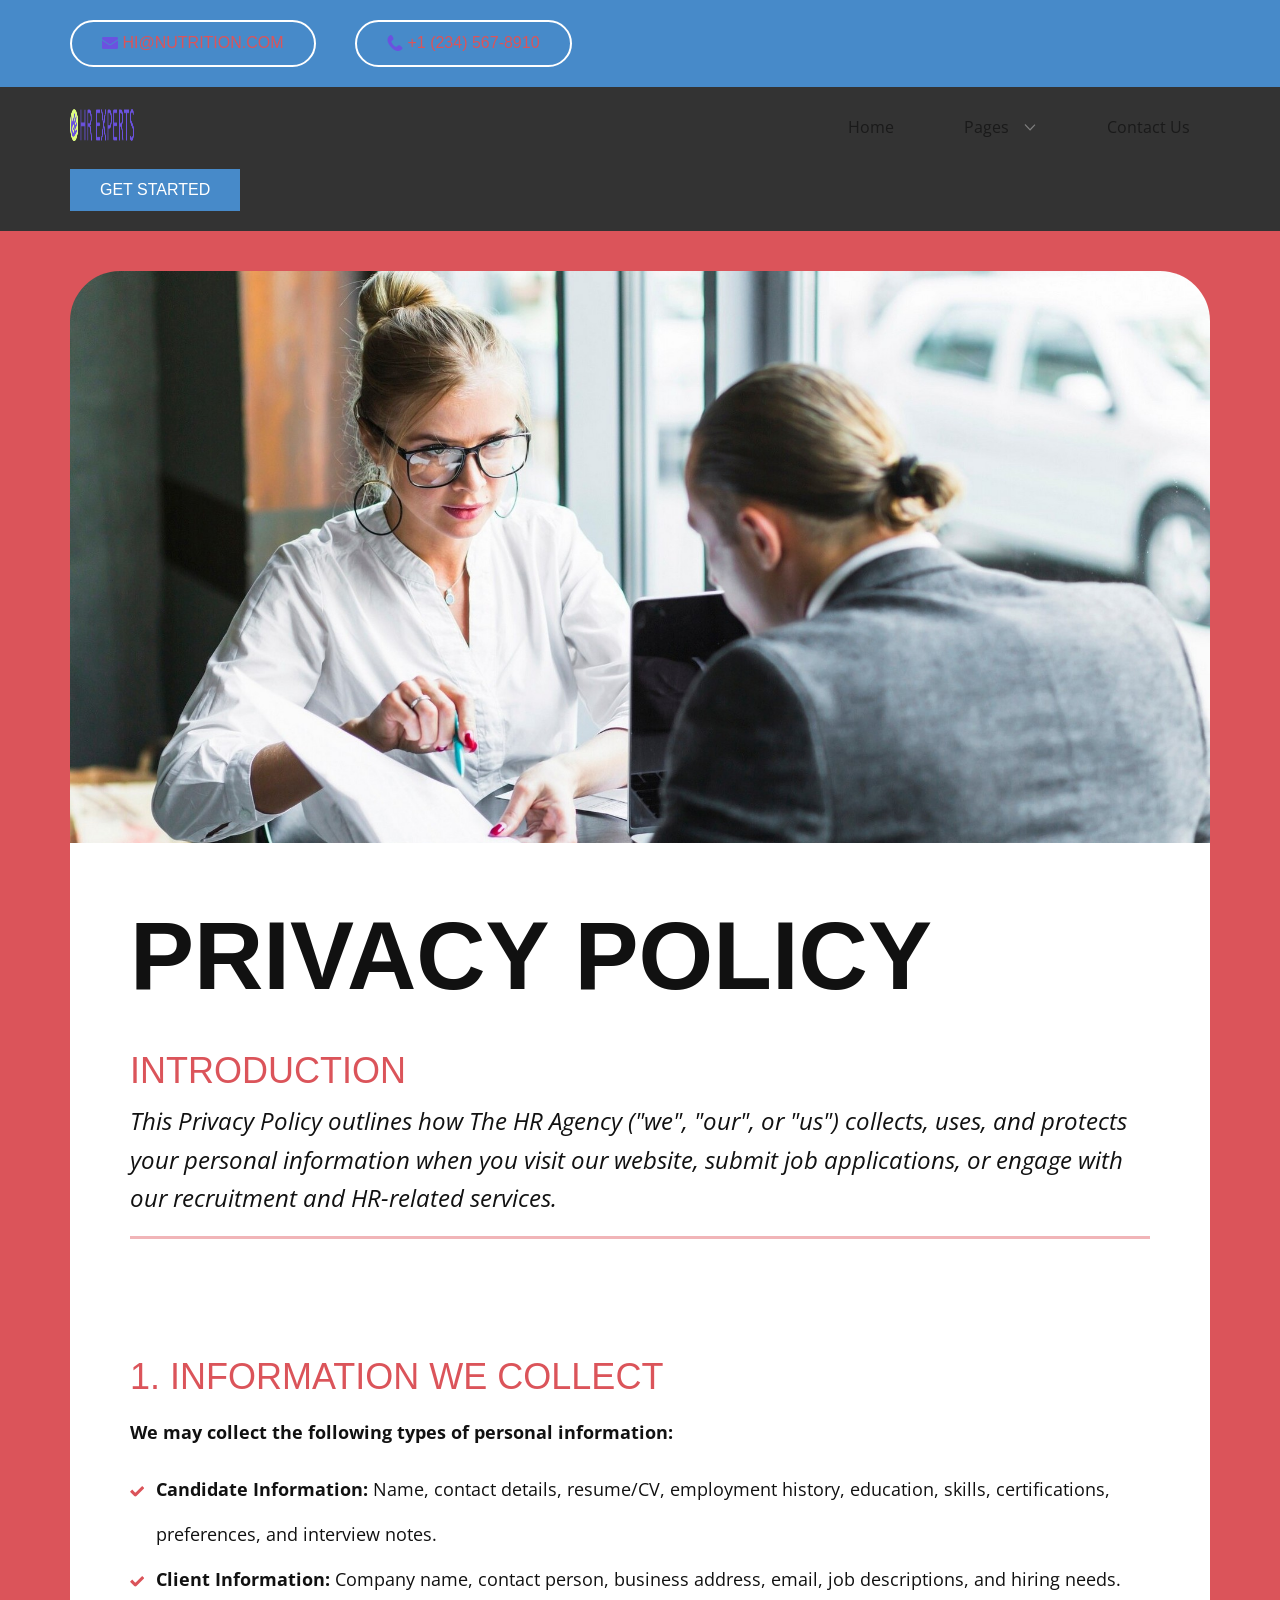
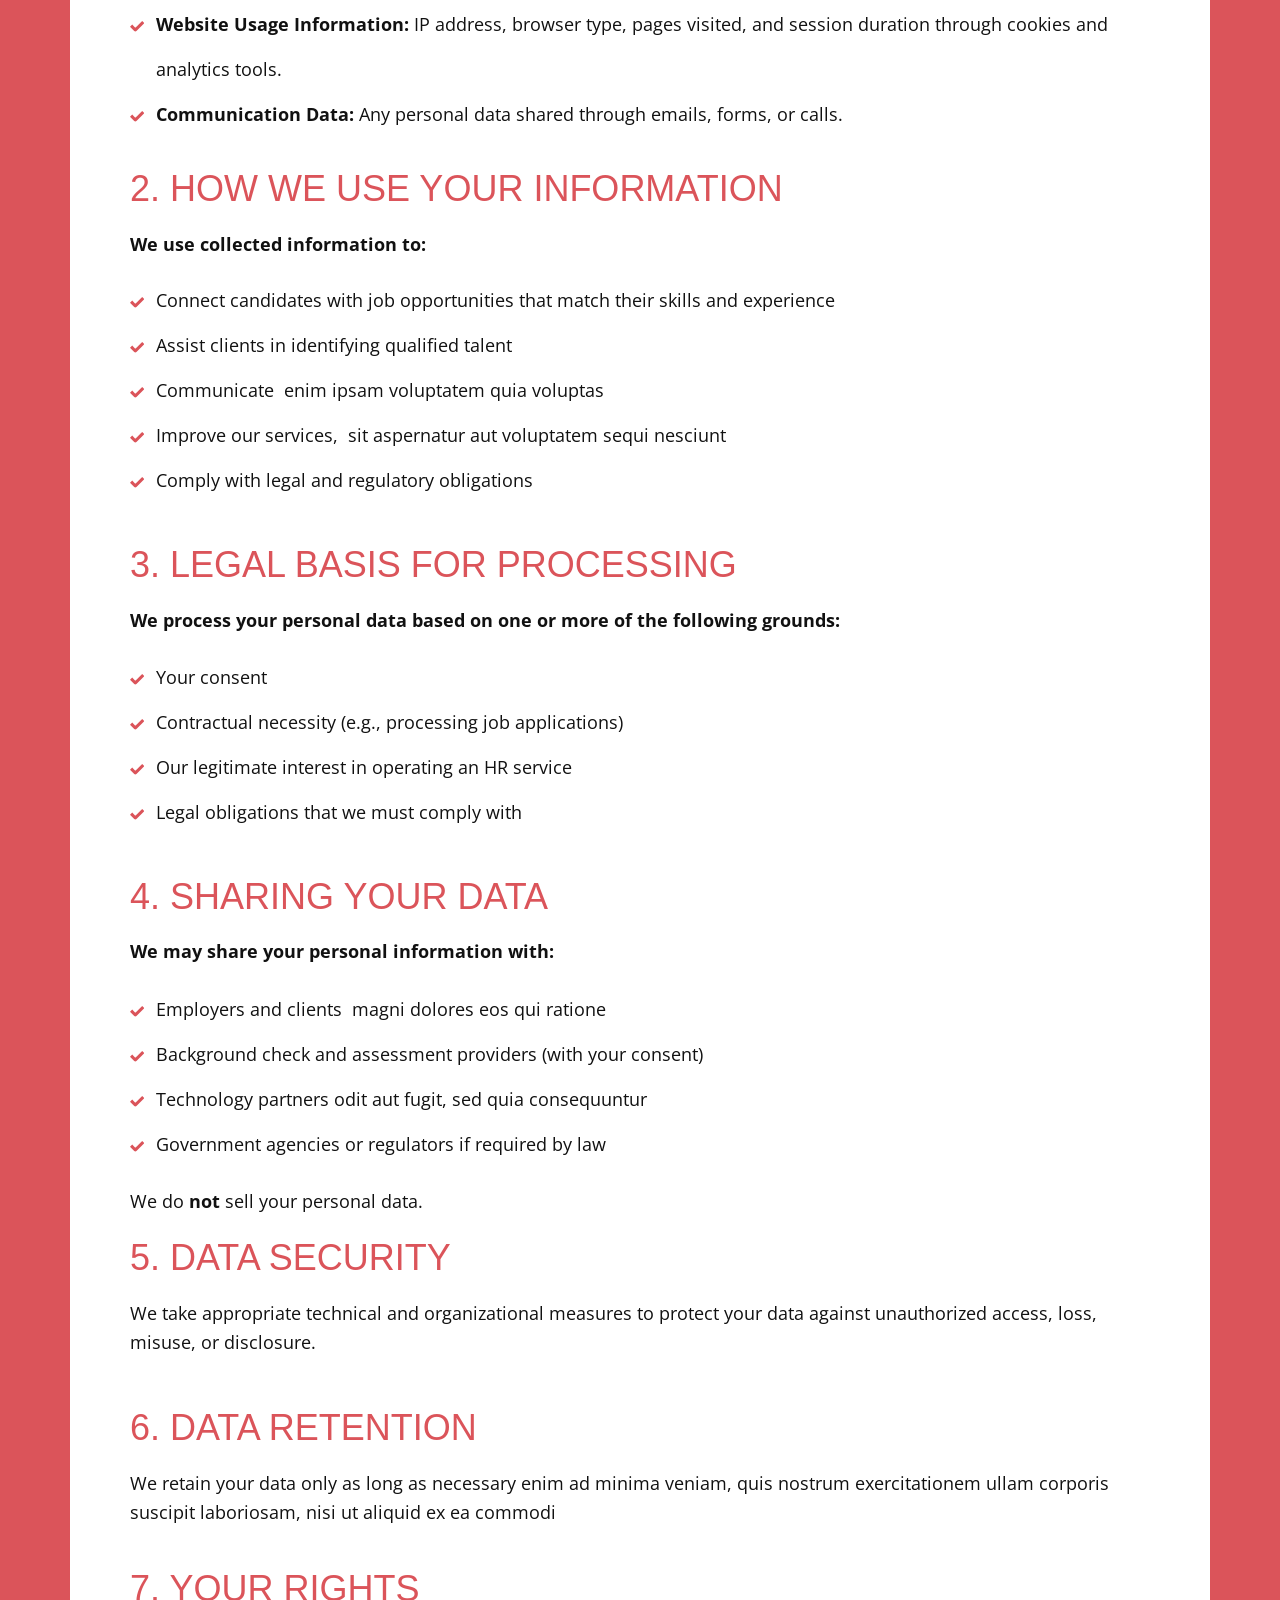
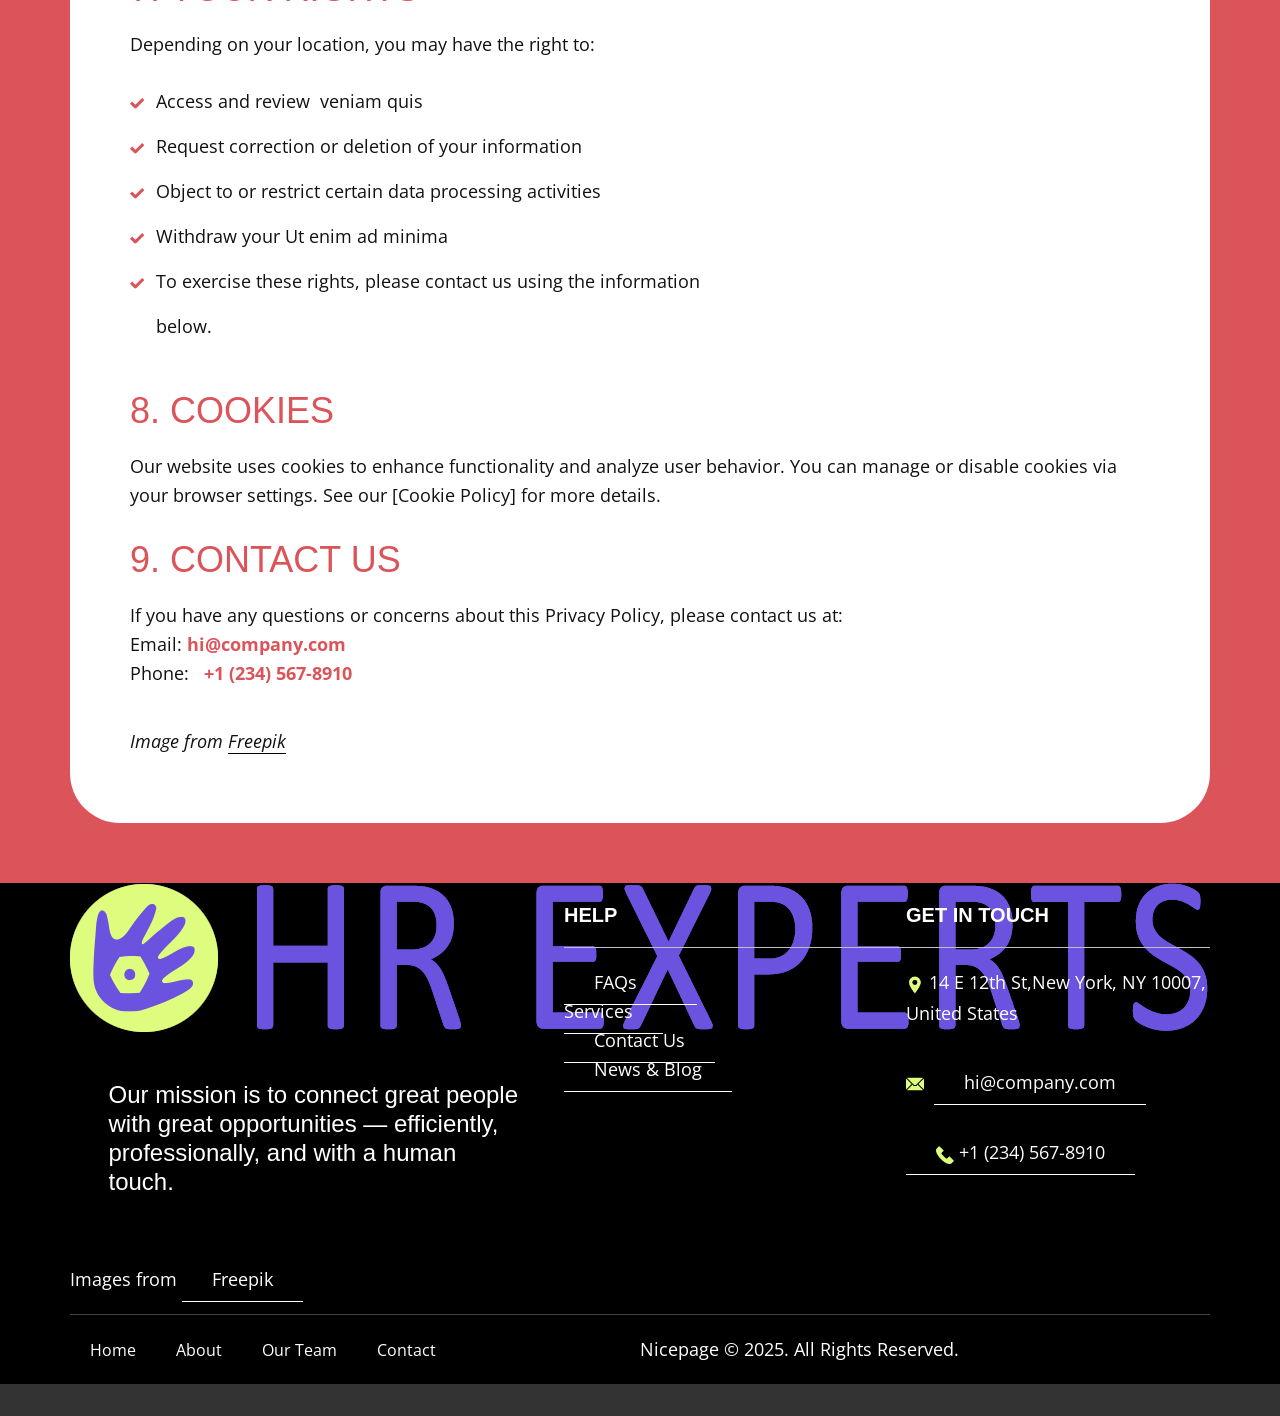
<file: Page-4.html>
<!DOCTYPE html>
<html style="font-size: 16px;" lang="en"><head>
    <meta name="viewport" content="width=device-width, initial-scale=1.0">
    <meta charset="utf-8">
    <meta name="keywords" content="​Privacy Policy">
    <meta name="description" content="">
    <title>Page 4</title>
    <link rel="stylesheet" href="nicepage.css" media="screen">
<link rel="stylesheet" href="Page-4.css" media="screen">
    <script class="u-script" type="text/javascript" src="jquery.js" defer=""></script>
    <script class="u-script" type="text/javascript" src="nicepage.js" defer=""></script>
    <meta name="generator" content="Nicepage 8.4.0, nicepage.com">
    
    
    
    
    
    
    <link id="u-page-google-font" rel="stylesheet" href="https://fonts.googleapis.com/css2?display=swap&amp;family=Open+Sans:ital,wght@0,300;0,400;0,500;0,600;0,700;0,800;1,300;1,400;1,500;1,600;1,700;1,800&amp;family=Bricolage+Grotesque:wght@200;300;400;500;600;700;800">
    <script type="application/ld+json">{
		"@context": "http://schema.org",
		"@type": "Organization",
		"name": "",
		"logo": "images/hr-logo.png",
		"sameAs": [
				"https://facebook.com/name",
				"https://twitter.com/name",
				"https://instagram.com/name",
				"https://facebook.com/name",
				"https://twitter.com/name",
				"https://instagram.com/name"
		]
}</script>
    <meta name="theme-color" content="#defd7f">
    <meta name="twitter:site" content="@">
    <meta name="twitter:card" content="summary_large_image">
    <meta name="twitter:title" content="Page 4">
    <meta name="twitter:description" content="">
    <meta property="og:title" content="Page 4">
    <meta property="og:type" content="website">
  <meta data-intl-tel-input-cdn-path="intlTelInput/"></head>
  <body data-path-to-root="./" data-include-products="false" class="u-body u-clearfix u-xl-mode" data-lang="en"><header class="u-border-no-bottom u-border-no-left u-border-no-right u-border-no-top u-clearfix u-header u-section-row-container" id="header" style="background-image: none"><div class="u-section-rows">
        <div class="u-clearfix u-palette-1-base u-section-row u-section-row-1">
          <div class="u-clearfix u-sheet u-valign-middle-sm u-valign-middle-xs u-sheet-1">
            <div class="data-layout-selected u-clearfix u-expanded-width u-gutter-0 u-layout-custom-sm u-layout-custom-xs u-layout-wrap u-layout-wrap-1">
              <div class="u-gutter-0 u-layout">
                <div class="u-layout-row">
                  <div class="u-container-align-left u-container-style u-layout-cell u-shape-rectangle u-size-15-lg u-size-15-md u-size-15-xl u-size-30-sm u-size-30-xs u-layout-cell-1">
                    <div class="u-container-layout u-valign-middle u-container-layout-1">
                      <a href="mailto:hi@car.repair.com" class="u-active-none u-align-left u-border-active-palette-1-base u-border-hover-white u-btn u-button-link u-button-style u-hover-none u-none u-text-active-palette-2-dark-3 u-text-hover-palette-2-dark-3 u-text-palette-2-base u-btn-1" data-animation-name="" data-animation-duration="0" data-animation-delay="0" data-animation-direction=""><span class="u-file-icon u-icon u-text-palette-2-base u-icon-1"><img src="images/2099199-a014f34f.png" alt=""></span>&nbsp;hi@nutrition.com
                      </a>
                    </div>
                  </div>
                  <div class="u-container-align-left u-container-style u-layout-cell u-shape-rectangle u-size-17-lg u-size-17-md u-size-17-xl u-size-30-sm u-size-30-xs u-layout-cell-2">
                    <div class="u-container-layout u-valign-middle u-container-layout-2">
                      <a href="tel:+12345678910" class="u-active-none u-align-left u-border-active-palette-1-base u-border-hover-white u-btn u-button-link u-button-style u-hover-none u-none u-text-active-palette-2-dark-3 u-text-hover-palette-2-dark-3 u-text-palette-2-base u-btn-2" data-animation-name="" data-animation-duration="0" data-animation-delay="0" data-animation-direction=""><span class="u-file-icon u-icon u-text-palette-2-base"><img src="images/1257-2ae193ba.png" alt=""></span>&nbsp;​+1 (234) 567-8910
                      </a>
                    </div>
                  </div>
                  <div class="u-container-style u-hidden-sm u-hidden-xs u-layout-cell u-shape-rectangle u-size-16-md u-size-18-lg u-size-18-xl u-size-30-sm u-size-30-xs u-layout-cell-3">
                    <div class="u-container-layout u-container-layout-3"></div>
                  </div>
                  <div class="u-container-align-left-sm u-container-align-left-xs u-container-align-right-lg u-container-align-right-md u-container-align-right-xl u-container-style u-layout-cell u-size-10-lg u-size-10-xl u-size-12-md u-size-30-sm u-size-30-xs u-layout-cell-4">
                    <div class="u-container-layout u-valign-middle u-container-layout-4">
                      <div class="u-social-icons u-social-icons-1">
                        <a class="u-social-url" title="facebook" target="_blank" href="https://facebook.com/name"><span class="u-icon u-social-facebook u-social-icon u-text-palette-2-base u-icon-3"><svg class="u-svg-link" preserveAspectRatio="xMidYMin slice" viewBox="0 0 112 112" style=""><use xlink:href="#svg-e935"></use></svg><svg class="u-svg-content" viewBox="0 0 112 112" x="0" y="0" id="svg-e935"><path fill="currentColor" d="M75.5,28.8H65.4c-1.5,0-4,0.9-4,4.3v9.4h13.9l-1.5,15.8H61.4v45.1H42.8V58.3h-8.8V42.4h8.8V32.2
c0-7.4,3.4-18.8,18.8-18.8h13.8v15.4H75.5z"></path></svg></span>
                        </a>
                        <a class="u-social-url" title="twitter" target="_blank" href="https://twitter.com/name"><span class="u-icon u-social-icon u-social-twitter u-text-palette-2-base u-icon-4"><svg class="u-svg-link" preserveAspectRatio="xMidYMin slice" viewBox="0 0 112.2 112.2" style=""><use xlink:href="#svg-b4b3"></use></svg><svg class="u-svg-content" viewBox="0 0 112.2 112.2" x="0px" y="0px" id="svg-b4b3"><path d="M67.1,49.1L98.6,16h-12L62,42L43.2,16H11l32.8,45.2L11,96h11.6l26.3-27.7L69.1,96H101L67.1,49.1z M55,61.9l-5.1-7L27.5,24.4
	h11.4l17.3,23.8l5.1,7.1l23.4,32.2H73.8L55,61.9z"></path></svg></span>
                        </a>
                        <a class="u-social-url" title="instagram" target="_blank" href="https://instagram.com/name"><span class="u-icon u-social-icon u-social-instagram u-text-palette-2-base u-icon-5"><svg class="u-svg-link" preserveAspectRatio="xMidYMin slice" viewBox="0 0 112 112" style=""><use xlink:href="#svg-f50c"></use></svg><svg class="u-svg-content" viewBox="0 0 112 112" x="0" y="0" id="svg-f50c"><path fill="currentColor" d="M55.9,32.9c-12.8,0-23.2,10.4-23.2,23.2s10.4,23.2,23.2,23.2s23.2-10.4,23.2-23.2S68.7,32.9,55.9,32.9z
	 M55.9,69.4c-7.4,0-13.3-6-13.3-13.3c-0.1-7.4,6-13.3,13.3-13.3s13.3,6,13.3,13.3C69.3,63.5,63.3,69.4,55.9,69.4z"></path><path fill="currentColor" d="M78.2,11H33.5C21,11,10.8,21.3,10.8,33.7v44.7c0,12.6,10.2,22.8,22.7,22.8h44.7c12.6,0,22.7-10.2,22.7-22.7
	V33.7C100.8,21.1,90.6,11,78.2,11z M91,78.4c0,7.1-5.8,12.8-12.8,12.8H33.5c-7.1,0-12.8-5.8-12.8-12.8V33.7
	c0-7.1,5.8-12.8,12.8-12.8h44.7c7.1,0,12.8,5.8,12.8,12.8V78.4z"></path></svg></span>
                        </a>
                      </div>
                    </div>
                  </div>
                </div>
              </div>
            </div>
          </div>
          
          
          
          
          
        </div>
        <div class="u-clearfix u-section-row" data-animation-name="" data-animation-duration="0" data-animation-delay="0" data-animation-direction="">
          <div class="u-clearfix u-sheet u-valign-middle-lg u-valign-middle-md u-valign-middle-sm u-valign-middle-xs u-sheet-2">
            <a href="#" class="u-enable-responsive u-image u-logo u-image-1" data-image-width="1138" data-image-height="149">
              <img src="images/hr-logo.png" class="u-logo-image u-logo-image-1">
            </a>
            <nav class="u-dropdown-icon u-menu u-menu-dropdown u-offcanvas u-menu-1" data-responsive-from="MD" role="navigation">
              <div class="menu-collapse" style="font-size: 1rem; letter-spacing: 0px; font-weight: 600;">
                <a class="u-button-style u-custom-active-border-color u-custom-border u-custom-border-color u-custom-borders u-custom-hover-border-color u-custom-left-right-menu-spacing u-custom-padding-bottom u-custom-text-active-color u-custom-text-color u-custom-text-hover-color u-custom-top-bottom-menu-spacing u-hamburger-link u-nav-link u-text-active-palette-1-dark-3 u-text-hover-palette-1-dark-3 u-text-palette-2-base" href="#" tabindex="-1" aria-label="Open menu" aria-controls="f711">
                  <svg class="u-svg-link" viewBox="0 0 24 24"><use xlink:href="#menu-hamburger"></use></svg>
                  <svg class="u-svg-content" version="1.1" id="menu-hamburger" viewBox="0 0 16 16" x="0px" y="0px" xmlns:xlink="http://www.w3.org/1999/xlink" xmlns="http://www.w3.org/2000/svg"><g><rect y="1" width="16" height="2"></rect><rect y="7" width="16" height="2"></rect><rect y="13" width="16" height="2"></rect>
</g></svg>
                </a>
              </div>
              <div class="u-custom-menu u-nav-container">
                <ul class="u-nav u-spacing-30 u-unstyled u-nav-1" role="menubar"><li role="none" class="u-nav-item"><a role="menuitem" class="u-border-2 u-border-active-palette-2-base u-border-hover-palette-2-base u-border-no-left u-border-no-right u-border-no-top u-button-style u-nav-link u-text-active-palette-2-base u-text-grey-90 u-text-hover-grey-90 u-nav-link-2" href="./">Home</a>
</li><li role="none" class="u-nav-item"><a tabindex="-1" role="menuitem" class="u-border-2 u-border-active-palette-2-base u-border-hover-palette-2-base u-border-no-left u-border-no-right u-border-no-top u-button-style u-nav-link u-text-active-palette-2-base u-text-grey-90 u-text-hover-grey-90 u-nav-link-2" aria-haspopup="true" aria-current="page">Pages</a><div class="u-nav-popup"><ul role="menu" class="u-h-spacing-22 u-nav u-unstyled u-v-spacing-12" aria-label="Pages menu"><li role="none" class="u-nav-item"><a role="menuitem" class="u-active-palette-1-light-3 u-button-style u-hover-palette-1-light-3 u-nav-link u-text-active-palette-2-base u-text-black u-text-hover-palette-2-base u-white" href="About.html">About Us</a>
</li><li role="none" class="u-nav-item"><a role="menuitem" class="u-active-palette-1-light-3 u-button-style u-hover-palette-1-light-3 u-nav-link u-text-active-palette-2-base u-text-black u-text-hover-palette-2-base u-white" href="Services.html">Our Services</a>
</li><li role="none" class="u-nav-item"><a role="menuitem" class="u-active-palette-1-light-3 u-button-style u-hover-palette-1-light-3 u-nav-link u-text-active-palette-2-base u-text-black u-text-hover-palette-2-base u-white" href="FAQ-Page.html">FAQ</a>
</li><li role="none" class="u-nav-item"><a role="menuitem" class="u-active-palette-1-light-3 u-button-style u-hover-palette-1-light-3 u-nav-link u-text-active-palette-2-base u-text-black u-text-hover-palette-2-base u-white" href="Blog.html">Blog Page</a>
</li><li role="none" class="u-nav-item"><a role="menuitem" class="u-active-palette-1-light-3 u-button-style u-hover-palette-1-light-3 u-nav-link u-text-active-palette-2-base u-text-black u-text-hover-palette-2-base u-white" href="Team.html">Our Team</a>
</li></ul>
</div>
</li><li role="none" class="u-nav-item"><a role="menuitem" class="u-border-2 u-border-active-palette-2-base u-border-hover-palette-2-base u-border-no-left u-border-no-right u-border-no-top u-button-style u-nav-link u-text-active-palette-2-base u-text-grey-90 u-text-hover-grey-90 u-nav-link-2" href="Contact.html">Contact Us</a>
</li></ul>
              </div>
              <div class="u-custom-menu u-nav-container-collapse" id="f711" role="region" aria-label="Menu panel">
                <div class="u-black u-container-style u-inner-container-layout u-opacity u-opacity-95 u-sidenav">
                  <div class="u-inner-container-layout u-sidenav-overflow">
                    <div class="u-menu-close" tabindex="-1" aria-label="Close menu"></div>
                    <ul class="u-align-center u-nav u-popupmenu-items u-unstyled u-nav-3" role="menubar"><li role="none" class="u-nav-item"><a role="menuitem" class="u-button-style u-nav-link" href="./">Home</a>
</li><li role="none" class="u-nav-item"><a tabindex="-1" role="menuitem" class="u-button-style u-nav-link" aria-haspopup="true" aria-current="page">Pages</a><div class="u-nav-popup"><ul role="menu" class="u-h-spacing-22 u-nav u-unstyled u-v-spacing-12" aria-label="Pages menu"><li role="none" class="u-nav-item"><a role="menuitem" class="u-button-style u-nav-link" href="About.html">About Us</a>
</li><li role="none" class="u-nav-item"><a role="menuitem" class="u-button-style u-nav-link" href="Services.html">Our Services</a>
</li><li role="none" class="u-nav-item"><a role="menuitem" class="u-button-style u-nav-link" href="FAQ-Page.html">FAQ</a>
</li><li role="none" class="u-nav-item"><a role="menuitem" class="u-button-style u-nav-link" href="Blog.html">Blog Page</a>
</li><li role="none" class="u-nav-item"><a role="menuitem" class="u-button-style u-nav-link" href="Team.html">Our Team</a>
</li></ul>
</div>
</li><li role="none" class="u-nav-item"><a role="menuitem" class="u-button-style u-nav-link" href="Contact.html">Contact Us</a>
</li></ul>
                  </div>
                </div>
                <div class="u-black u-menu-overlay u-opacity u-opacity-70"></div>
              </div>
              <style class="menu-style">@media (max-width: 939px) {
                    [data-responsive-from="MD"] .u-nav-container {
                        display: none;
                    }
                    [data-responsive-from="MD"] .menu-collapse {
                        display: block;
                    }
                }</style>
            </nav>
            <a href="" class="u-align-left-xs u-btn u-btn-round u-button-style u-hover-palette-1-light-1 u-palette-1-base u-radius u-btn-3" data-animation-name="" data-animation-duration="0" data-animation-delay="0" data-animation-direction="">Get Started </a>
          </div>
          
          
          
          
          
        </div>
      </div></header>
    <section class="u-clearfix u-palette-2-base u-section-1" id="block-1">
      <div class="u-clearfix u-sheet u-sheet-1">
        <img class="u-expanded-width u-image u-image-round u-radius u-image-1" src="images/two-businesspeople-doing-paperwo.jpg" alt="" data-image-width="2000" data-image-height="1333">
      </div>
    </section>
    <section class="u-clearfix u-container-align-left u-palette-2-base u-section-2" id="block-2">
      <div class="u-clearfix u-sheet u-valign-bottom-lg u-valign-bottom-md u-valign-bottom-sm u-valign-bottom-xs u-sheet-1">
        <div class="u-align-center u-container-align-left u-container-style u-expanded-width u-group u-shape-rectangle u-white u-group-1">
          <div class="u-container-layout u-valign-middle u-container-layout-1">
            <h1 class="u-align-left u-text u-text-default u-text-1"> Privacy Policy</h1>
            <h3 class="u-align-left u-text u-text-default u-text-palette-2-base u-text-2"> Introduction</h3>
            <p class="u-align-left u-large-text u-text u-text-variant u-text-3"> This Privacy Policy outlines how The HR Agency ("we", "our", or "us") collects, uses, and protects your personal information when you visit our website, submit job applications, or engage with our recruitment and HR-related services.</p>
            <div class="u-align-left u-border-3 u-border-palette-2-light-2 u-expanded-width u-line u-line-horizontal u-line-1"></div>
          </div>
        </div>
      </div>
    </section>
    <section class="u-clearfix u-container-align-left u-palette-2-base u-section-3" id="block-3">
      <div class="u-clearfix u-sheet u-valign-middle-lg u-valign-middle-md u-valign-middle-xl u-valign-middle-xs u-sheet-1">
        <div class="u-align-center u-container-align-center u-container-align-left u-container-style u-expanded-width u-group u-shape-rectangle u-white u-group-1">
          <div class="u-container-layout u-valign-bottom u-container-layout-1">
            <h3 class="u-align-left u-text u-text-default u-text-palette-2-base u-text-1"> 1. Information We Collect</h3>
            <p class="u-align-left u-text u-text-default u-text-2"> We may collect the following types of personal information:</p>
            <ul class="u-align-left u-custom-list u-file-icon u-text u-text-3">
              <li style="padding-left: 6px;">
                <div class="u-list-icon u-text-palette-2-base">
                  <svg class="u-svg-content" viewBox="0 0 512 512" id="svg-04d6"><path d="m433.1 67.1-231.8 231.9c-6.2 6.2-16.4 6.2-22.6 0l-99.8-99.8-78.9 78.8 150.5 150.5c10.5 10.5 24.6 16.3 39.4 16.3 14.8 0 29-5.9 39.4-16.3l282.7-282.5z" fill="currentColor"></path></svg>
                </div><span style="font-weight: 700;"> Candidate Information: </span>Name, contact details, resume/CV, employment history, education, skills, certifications, preferences, and interview notes.
              </li>
              <li style="padding-left: 6px;">
                <div class="u-list-icon u-text-palette-2-base">
                  <svg class="u-svg-content" viewBox="0 0 512 512" id="svg-04d6"><path d="m433.1 67.1-231.8 231.9c-6.2 6.2-16.4 6.2-22.6 0l-99.8-99.8-78.9 78.8 150.5 150.5c10.5 10.5 24.6 16.3 39.4 16.3 14.8 0 29-5.9 39.4-16.3l282.7-282.5z" fill="currentColor"></path></svg>
                </div><span style="font-weight: 700;">Client Information: </span>Company name, contact person, business address, email, job descriptions, and hiring needs.
              </li>
              <li style="padding-left: 6px;">
                <div class="u-list-icon u-text-palette-2-base">
                  <svg class="u-svg-content" viewBox="0 0 512 512" id="svg-04d6"><path d="m433.1 67.1-231.8 231.9c-6.2 6.2-16.4 6.2-22.6 0l-99.8-99.8-78.9 78.8 150.5 150.5c10.5 10.5 24.6 16.3 39.4 16.3 14.8 0 29-5.9 39.4-16.3l282.7-282.5z" fill="currentColor"></path></svg>
                </div><span style="font-weight: 700;">Website Usage Information:</span> IP address, browser type, pages visited, and session duration through cookies and analytics tools.
              </li>
              <li style="padding-left: 6px;">
                <div class="u-list-icon u-text-palette-2-base">
                  <svg class="u-svg-content" viewBox="0 0 512 512" id="svg-04d6"><path d="m433.1 67.1-231.8 231.9c-6.2 6.2-16.4 6.2-22.6 0l-99.8-99.8-78.9 78.8 150.5 150.5c10.5 10.5 24.6 16.3 39.4 16.3 14.8 0 29-5.9 39.4-16.3l282.7-282.5z" fill="currentColor"></path></svg>
                </div><span style="font-weight: 700;">Communication Data:</span> Any personal data shared through emails, forms, or calls.
              </li>
            </ul>
            <h3 class="u-align-left u-text u-text-default u-text-palette-2-base u-text-4"> 2. How We Use Your Information</h3>
            <p class="u-align-left u-text u-text-default u-text-5"> We use collected information to:</p>
            <ul class="u-align-left u-custom-list u-file-icon u-text u-text-6" data-animation-name="" data-animation-duration="0" data-animation-delay="0" data-animation-direction="">
              <li style="padding-left: 6px;">
                <div class="u-list-icon u-text-palette-2-base">
                  <svg class="u-svg-content" viewBox="0 0 512 512" id="svg-8835"><path d="m433.1 67.1-231.8 231.9c-6.2 6.2-16.4 6.2-22.6 0l-99.8-99.8-78.9 78.8 150.5 150.5c10.5 10.5 24.6 16.3 39.4 16.3 14.8 0 29-5.9 39.4-16.3l282.7-282.5z" fill="currentColor"></path></svg>
                </div> Connect candidates with job opportunities that match their skills and experience
              </li>
              <li style="padding-left: 6px;">
                <div class="u-list-icon u-text-palette-2-base">
                  <svg class="u-svg-content" viewBox="0 0 512 512" id="svg-8835"><path d="m433.1 67.1-231.8 231.9c-6.2 6.2-16.4 6.2-22.6 0l-99.8-99.8-78.9 78.8 150.5 150.5c10.5 10.5 24.6 16.3 39.4 16.3 14.8 0 29-5.9 39.4-16.3l282.7-282.5z" fill="currentColor"></path></svg>
                </div>Assist clients in identifying qualified talent
              </li>
              <li style="padding-left: 6px;">
                <div class="u-list-icon u-text-palette-2-base">
                  <svg class="u-svg-content" viewBox="0 0 512 512" id="svg-8835"><path d="m433.1 67.1-231.8 231.9c-6.2 6.2-16.4 6.2-22.6 0l-99.8-99.8-78.9 78.8 150.5 150.5c10.5 10.5 24.6 16.3 39.4 16.3 14.8 0 29-5.9 39.4-16.3l282.7-282.5z" fill="currentColor"></path></svg>
                </div>Communicate ​ enim ipsam voluptatem quia voluptas
              </li>
              <li style="padding-left: 6px;">
                <div class="u-list-icon u-text-palette-2-base">
                  <svg class="u-svg-content" viewBox="0 0 512 512" id="svg-8835"><path d="m433.1 67.1-231.8 231.9c-6.2 6.2-16.4 6.2-22.6 0l-99.8-99.8-78.9 78.8 150.5 150.5c10.5 10.5 24.6 16.3 39.4 16.3 14.8 0 29-5.9 39.4-16.3l282.7-282.5z" fill="currentColor"></path></svg>
                </div>Improve our services, &nbsp;sit aspernatur aut  voluptatem sequi nesciunt
              </li>
              <li style="padding-left: 6px;">
                <div class="u-list-icon u-text-palette-2-base">
                  <svg class="u-svg-content" viewBox="0 0 512 512" id="svg-8835"><path d="m433.1 67.1-231.8 231.9c-6.2 6.2-16.4 6.2-22.6 0l-99.8-99.8-78.9 78.8 150.5 150.5c10.5 10.5 24.6 16.3 39.4 16.3 14.8 0 29-5.9 39.4-16.3l282.7-282.5z" fill="currentColor"></path></svg>
                </div>Comply with legal and regulatory obligations
              </li>
            </ul>
            <h3 class="u-align-left u-text u-text-default u-text-palette-2-base u-text-7"> 3. Legal Basis for Processing</h3>
            <p class="u-align-left u-text u-text-8"> We process your personal data based on one or more of the following grounds:<br>
            </p>
            <ul class="u-align-left u-custom-list u-file-icon u-text u-text-9">
              <li style="padding-left: 6px;">
                <div class="u-list-icon u-text-palette-2-base">
                  <svg class="u-svg-content" viewBox="0 0 512 512" id="svg-719d"><path d="m433.1 67.1-231.8 231.9c-6.2 6.2-16.4 6.2-22.6 0l-99.8-99.8-78.9 78.8 150.5 150.5c10.5 10.5 24.6 16.3 39.4 16.3 14.8 0 29-5.9 39.4-16.3l282.7-282.5z" fill="currentColor"></path></svg>
                </div> Your consent
              </li>
              <li style="padding-left: 6px;">
                <div class="u-list-icon u-text-palette-2-base">
                  <svg class="u-svg-content" viewBox="0 0 512 512" id="svg-719d"><path d="m433.1 67.1-231.8 231.9c-6.2 6.2-16.4 6.2-22.6 0l-99.8-99.8-78.9 78.8 150.5 150.5c10.5 10.5 24.6 16.3 39.4 16.3 14.8 0 29-5.9 39.4-16.3l282.7-282.5z" fill="currentColor"></path></svg>
                </div>Contractual necessity (e.g., processing job applications)
              </li>
              <li style="padding-left: 6px;">
                <div class="u-list-icon u-text-palette-2-base">
                  <svg class="u-svg-content" viewBox="0 0 512 512" id="svg-719d"><path d="m433.1 67.1-231.8 231.9c-6.2 6.2-16.4 6.2-22.6 0l-99.8-99.8-78.9 78.8 150.5 150.5c10.5 10.5 24.6 16.3 39.4 16.3 14.8 0 29-5.9 39.4-16.3l282.7-282.5z" fill="currentColor"></path></svg>
                </div>Our legitimate interest in operating an HR service
              </li>
              <li style="padding-left: 6px;">
                <div class="u-list-icon u-text-palette-2-base">
                  <svg class="u-svg-content" viewBox="0 0 512 512" id="svg-719d"><path d="m433.1 67.1-231.8 231.9c-6.2 6.2-16.4 6.2-22.6 0l-99.8-99.8-78.9 78.8 150.5 150.5c10.5 10.5 24.6 16.3 39.4 16.3 14.8 0 29-5.9 39.4-16.3l282.7-282.5z" fill="currentColor"></path></svg>
                </div>
              </li>
              <li style="padding-left: 6px;">Legal obligations that we must comply with</li>
            </ul>
            <h3 class="u-align-left u-text u-text-default u-text-palette-2-base u-text-10"> 4. Sharing Your Data</h3>
            <p class="u-align-left u-text u-text-default u-text-11"> We may share your personal information with:</p>
            <ul class="u-align-left u-custom-list u-file-icon u-text u-text-12" data-animation-name="" data-animation-duration="0" data-animation-delay="0" data-animation-direction="">
              <li style="padding-left: 6px;">
                <div class="u-list-icon u-text-palette-2-base">
                  <svg class="u-svg-content" viewBox="0 0 512 512" id="svg-468e"><path d="m433.1 67.1-231.8 231.9c-6.2 6.2-16.4 6.2-22.6 0l-99.8-99.8-78.9 78.8 150.5 150.5c10.5 10.5 24.6 16.3 39.4 16.3 14.8 0 29-5.9 39.4-16.3l282.7-282.5z" fill="currentColor"></path></svg>
                </div> Employers and clients ​ magni dolores eos qui ratione
              </li>
              <li style="padding-left: 6px;">
                <div class="u-list-icon u-text-palette-2-base">
                  <svg class="u-svg-content" viewBox="0 0 512 512" id="svg-468e"><path d="m433.1 67.1-231.8 231.9c-6.2 6.2-16.4 6.2-22.6 0l-99.8-99.8-78.9 78.8 150.5 150.5c10.5 10.5 24.6 16.3 39.4 16.3 14.8 0 29-5.9 39.4-16.3l282.7-282.5z" fill="currentColor"></path></svg>
                </div>Background check and assessment providers (with your consent)
              </li>
              <li style="padding-left: 6px;">
                <div class="u-list-icon u-text-palette-2-base">
                  <svg class="u-svg-content" viewBox="0 0 512 512" id="svg-468e"><path d="m433.1 67.1-231.8 231.9c-6.2 6.2-16.4 6.2-22.6 0l-99.8-99.8-78.9 78.8 150.5 150.5c10.5 10.5 24.6 16.3 39.4 16.3 14.8 0 29-5.9 39.4-16.3l282.7-282.5z" fill="currentColor"></path></svg>
                </div>Technology partners ​odit aut fugit, sed quia consequuntur
              </li>
              <li style="padding-left: 6px;">
                <div class="u-list-icon u-text-palette-2-base">
                  <svg class="u-svg-content" viewBox="0 0 512 512" id="svg-468e"><path d="m433.1 67.1-231.8 231.9c-6.2 6.2-16.4 6.2-22.6 0l-99.8-99.8-78.9 78.8 150.5 150.5c10.5 10.5 24.6 16.3 39.4 16.3 14.8 0 29-5.9 39.4-16.3l282.7-282.5z" fill="currentColor"></path></svg>
                </div>Government agencies or regulators if required by law
              </li>
            </ul>
            <p class="u-align-left u-text u-text-13"> We do <span style="font-weight: 700;">not</span> sell your personal data.
            </p>
            <h3 class="u-align-left u-text u-text-default u-text-palette-2-base u-text-14"> 5. Data Security</h3>
            <p class="u-align-left u-text u-text-default u-text-15"> We take appropriate technical and organizational measures to protect your data against unauthorized access, loss, misuse, or disclosure.</p>
          </div>
        </div>
      </div>
    </section>
    <section class="u-clearfix u-container-align-left u-palette-2-base u-section-4" id="block-4">
      <div class="u-clearfix u-sheet u-valign-top u-sheet-1">
        <div class="u-align-center u-container-align-center u-container-align-left u-container-style u-expanded-width u-group u-radius u-shape-round u-white u-group-1">
          <div class="u-container-layout u-valign-top u-container-layout-1">
            <h3 class="u-align-left u-text u-text-default u-text-palette-2-base u-text-1"> 6. Data Retention</h3>
            <p class="u-align-left u-text u-text-default u-text-2"> We retain your data only as long as necessary​ enim ad minima veniam, quis nostrum exercitationem ullam corporis suscipit laboriosam, nisi ut aliquid ex ea commodi</p>
            <h3 class="u-align-left u-text u-text-default u-text-palette-2-base u-text-3"> 7. Your Rights</h3>
            <p class="u-align-left u-text u-text-default u-text-4"> Depending on your location, you may have the right to:</p>
            <ul class="u-align-left u-custom-list u-text u-text-5" data-animation-name="" data-animation-duration="0" data-animation-delay="0" data-animation-direction="">
              <li style="padding-left: 6px;">
                <div class="u-list-icon u-text-palette-2-base">
                  <svg class="u-svg-content" viewBox="0 0 512 512" id="svg-f1d1"><path d="m433.1 67.1-231.8 231.9c-6.2 6.2-16.4 6.2-22.6 0l-99.8-99.8-78.9 78.8 150.5 150.5c10.5 10.5 24.6 16.3 39.4 16.3 14.8 0 29-5.9 39.4-16.3l282.7-282.5z" fill="currentColor"></path></svg>
                </div> Access and review ​ veniam quis&nbsp;
              </li>
              <li style="padding-left: 6px;">
                <div class="u-list-icon u-text-palette-2-base">
                  <svg class="u-svg-content" viewBox="0 0 512 512" id="svg-f1d1"><path d="m433.1 67.1-231.8 231.9c-6.2 6.2-16.4 6.2-22.6 0l-99.8-99.8-78.9 78.8 150.5 150.5c10.5 10.5 24.6 16.3 39.4 16.3 14.8 0 29-5.9 39.4-16.3l282.7-282.5z" fill="currentColor"></path></svg>
                </div>Request correction or deletion of your information
              </li>
              <li style="padding-left: 6px;">
                <div class="u-list-icon u-text-palette-2-base">
                  <svg class="u-svg-content" viewBox="0 0 512 512" id="svg-f1d1"><path d="m433.1 67.1-231.8 231.9c-6.2 6.2-16.4 6.2-22.6 0l-99.8-99.8-78.9 78.8 150.5 150.5c10.5 10.5 24.6 16.3 39.4 16.3 14.8 0 29-5.9 39.4-16.3l282.7-282.5z" fill="currentColor"></path></svg>
                </div>Object to or restrict certain data processing activities
              </li>
              <li style="padding-left: 6px;">
                <div class="u-list-icon u-text-palette-2-base">
                  <svg class="u-svg-content" viewBox="0 0 512 512" id="svg-f1d1"><path d="m433.1 67.1-231.8 231.9c-6.2 6.2-16.4 6.2-22.6 0l-99.8-99.8-78.9 78.8 150.5 150.5c10.5 10.5 24.6 16.3 39.4 16.3 14.8 0 29-5.9 39.4-16.3l282.7-282.5z" fill="currentColor"></path></svg>
                </div>Withdraw your ​Ut enim ad minima
              </li>
              <li style="padding-left: 6px;">
                <div class="u-list-icon u-text-palette-2-base">
                  <svg class="u-svg-content" viewBox="0 0 512 512" id="svg-f1d1"><path d="m433.1 67.1-231.8 231.9c-6.2 6.2-16.4 6.2-22.6 0l-99.8-99.8-78.9 78.8 150.5 150.5c10.5 10.5 24.6 16.3 39.4 16.3 14.8 0 29-5.9 39.4-16.3l282.7-282.5z" fill="currentColor"></path></svg>
                </div>To exercise these rights, please contact us using the information below.
              </li>
            </ul>
            <h3 class="u-align-left u-text u-text-default u-text-palette-2-base u-text-6" data-animation-name="" data-animation-duration="0" data-animation-delay="0" data-animation-direction=""> 8. Cookies</h3>
            <p class="u-align-left u-text u-text-default u-text-7"> Our website uses cookies to enhance functionality and analyze user behavior. You can manage or disable cookies via your browser settings. See our [Cookie Policy] for more details.</p>
            <h3 class="u-align-left u-text u-text-default u-text-palette-2-base u-text-8" data-animation-name="" data-animation-duration="0" data-animation-delay="0" data-animation-direction="">9. Contact Us</h3>
            <p class="u-align-left u-text u-text-default u-text-9"> If you have any questions or concerns about this Privacy Policy, please contact us at:<br>Email: <a href="mailto:hi@email.com" class="u-active-none u-border-2 u-border-active-palette-2-base u-border-hover-palette-2-base u-border-no-left u-border-no-right u-border-no-top u-btn u-button-link u-button-style u-hover-none u-none u-text-active-palette-2-base u-text-hover-palette-2-base u-text-palette-2-base u-btn-1">hi@company.com</a>
              <br> Phone: ​&nbsp; <a href="tel:+12345678910" class="u-active-none u-border-2 u-border-active-palette-2-base u-border-hover-palette-2-base u-border-no-left u-border-no-right u-border-no-top u-btn u-button-link u-button-style u-hover-none u-none u-text-active-palette-2-base u-text-hover-palette-2-base u-text-palette-2-base u-btn-2" data-animation-name="" data-animation-duration="0" data-animation-delay="0" data-animation-direction="">+1 (234) 567-8910</a>
            </p>
            <p class="u-align-left u-text u-text-default u-text-10">Image from <a href="https://www.freepik.com" class="u-active-none u-border-1 u-border-active-palette-3-base u-border-black u-border-hover-palette-3-base u-border-no-left u-border-no-right u-border-no-top u-btn u-button-link u-button-style u-hover-none u-none u-text-body-color u-btn-3" target="_blank">Freepik</a>
            </p>
          </div>
        </div>
      </div>
    </section>
    
    
    
    <footer class="u-align-center-sm u-align-center-xs u-black u-clearfix u-container-align-center u-footer" id="footer"><div class="u-clearfix u-sheet u-valign-middle u-sheet-1">
        <div class="data-layout-selected u-clearfix u-expanded-width u-layout-wrap u-layout-wrap-1">
          <div class="u-gutter-0 u-layout">
            <div class="u-layout-row">
              <div class="u-container-align-left u-container-style u-layout-cell u-shape-rectangle u-size-26-lg u-size-26-xl u-size-26-xxl u-size-40-md u-size-40-sm u-size-40-xs u-layout-cell-1">
                <div class="u-container-layout u-valign-top u-container-layout-1">
                  <a href="" class="u-image u-logo u-image-1" data-image-width="1138" data-image-height="149">
                    <img src="images/hr-logo.png" class="u-logo-image u-logo-image-1">
                  </a>
                  <h4 class="u-align-left u-text u-text-default u-text-1"> Our mission is to connect great people with great opportunities — efficiently, professionally, and with a human touch.</h4>
                  <p class="u-align-left u-text u-text-2">Images from <a href="https://www.freepik.com/" class="u-active-none u-border-1 u-border-active-palette-1-base u-border-hover-palette-1-base u-border-no-left u-border-no-right u-border-no-top u-border-white u-btn u-button-link u-button-style u-hover-none u-none u-text-body-alt-color u-btn-1" target="_blank" data-animation-name="" data-animation-duration="0" data-animation-delay="0" data-animation-direction="">Freepik</a>
                  </p>
                </div>
              </div>
              <div class="u-container-style u-layout-cell u-shape-rectangle u-size-18-lg u-size-18-xl u-size-18-xxl u-size-20-md u-size-20-sm u-size-20-xs u-layout-cell-2">
                <div class="u-container-layout u-valign-top u-container-layout-2">
                  <h5 class="u-align-left u-text u-text-3"> Help</h5>
                  <div class="u-align-left u-border-1 u-border-grey-25 u-border-no-bottom u-border-no-left u-expanded-width u-line u-line-horizontal u-line-1"></div>
                  <p class="u-align-left u-text u-text-4">
                    <a href="#" class="u-active-none u-border-1 u-border-active-white u-border-hover-white u-border-no-left u-border-no-right u-border-no-top u-btn u-button-link u-button-style u-hover-none u-none u-text-active-grey-10 u-text-body-alt-color u-text-hover-grey-10 u-btn-2" title="#" data-animation-name="" data-animation-duration="0" data-animation-delay="0" data-animation-direction=""> FAQs</a>
                    <a href="#" class="u-active-none u-border-1 u-border-active-white u-border-hover-white u-border-no-left u-border-no-right u-border-no-top u-btn u-button-link u-button-style u-hover-none u-none u-text-active-grey-10 u-text-body-alt-color u-text-hover-grey-10 u-btn-3" title="#" data-animation-name="" data-animation-duration="0" data-animation-delay="0" data-animation-direction="">
                      <br>Services
                    </a>
                    <br>
                    <a href="#" class="u-active-none u-border-1 u-border-active-white u-border-hover-white u-border-no-left u-border-no-right u-border-no-top u-btn u-button-link u-button-style u-hover-none u-none u-text-active-grey-10 u-text-body-alt-color u-text-hover-grey-10 u-btn-4" title="#" data-animation-name="" data-animation-duration="0" data-animation-delay="0" data-animation-direction=""> Contact Us<br>
                    </a>
                    <a href="#" class="u-active-none u-border-1 u-border-active-white u-border-hover-white u-border-no-left u-border-no-right u-border-no-top u-btn u-button-link u-button-style u-hover-none u-none u-text-active-grey-10 u-text-body-alt-color u-text-hover-grey-10 u-btn-5" data-animation-name="" data-animation-duration="0" data-animation-delay="0" data-animation-direction=""> News &amp; Blog</a>
                    <br>
                  </p>
                  <div class="u-social-icons u-social-icons-1">
                    <a class="u-social-url" title="facebook" target="_blank" href="https://facebook.com/name"><span class="u-icon u-social-facebook u-social-icon u-text-white u-icon-1"><svg class="u-svg-link" preserveAspectRatio="xMidYMin slice" viewBox="0 0 112 112" style=""><use xlink:href="#svg-58df"></use></svg><svg class="u-svg-content" viewBox="0 0 112 112" x="0" y="0" id="svg-58df"><path fill="currentColor" d="M75.5,28.8H65.4c-1.5,0-4,0.9-4,4.3v9.4h13.9l-1.5,15.8H61.4v45.1H42.8V58.3h-8.8V42.4h8.8V32.2
c0-7.4,3.4-18.8,18.8-18.8h13.8v15.4H75.5z"></path></svg></span>
                    </a>
                    <a class="u-social-url" title="twitter" target="_blank" href="https://twitter.com/name"><span class="u-icon u-social-icon u-social-twitter u-text-white u-icon-2"><svg class="u-svg-link" preserveAspectRatio="xMidYMin slice" viewBox="0 0 112.2 112.2" style=""><use xlink:href="#svg-e10a"></use></svg><svg class="u-svg-content" viewBox="0 0 112.2 112.2" x="0px" y="0px" id="svg-e10a"><path d="M67.1,49.1L98.6,16h-12L62,42L43.2,16H11l32.8,45.2L11,96h11.6l26.3-27.7L69.1,96H101L67.1,49.1z M55,61.9l-5.1-7L27.5,24.4
	h11.4l17.3,23.8l5.1,7.1l23.4,32.2H73.8L55,61.9z"></path></svg></span>
                    </a>
                    <a class="u-social-url" title="instagram" target="_blank" href="https://instagram.com/name"><span class="u-icon u-social-icon u-social-instagram u-text-white u-icon-3"><svg class="u-svg-link" preserveAspectRatio="xMidYMin slice" viewBox="0 0 112 112" style=""><use xlink:href="#svg-3bdf"></use></svg><svg class="u-svg-content" viewBox="0 0 112 112" x="0" y="0" id="svg-3bdf"><path fill="currentColor" d="M55.9,32.9c-12.8,0-23.2,10.4-23.2,23.2s10.4,23.2,23.2,23.2s23.2-10.4,23.2-23.2S68.7,32.9,55.9,32.9z
	 M55.9,69.4c-7.4,0-13.3-6-13.3-13.3c-0.1-7.4,6-13.3,13.3-13.3s13.3,6,13.3,13.3C69.3,63.5,63.3,69.4,55.9,69.4z"></path><path fill="currentColor" d="M78.2,11H33.5C21,11,10.8,21.3,10.8,33.7v44.7c0,12.6,10.2,22.8,22.7,22.8h44.7c12.6,0,22.7-10.2,22.7-22.7
	V33.7C100.8,21.1,90.6,11,78.2,11z M91,78.4c0,7.1-5.8,12.8-12.8,12.8H33.5c-7.1,0-12.8-5.8-12.8-12.8V33.7
	c0-7.1,5.8-12.8,12.8-12.8h44.7c7.1,0,12.8,5.8,12.8,12.8V78.4z"></path></svg></span>
                    </a>
                  </div>
                </div>
              </div>
              <div class="u-container-style u-layout-cell u-shape-rectangle u-size-16-lg u-size-16-xl u-size-16-xxl u-size-60-md u-size-60-sm u-size-60-xs u-layout-cell-3">
                <div class="u-container-layout u-valign-top u-container-layout-3">
                  <h5 class="u-align-left u-text u-text-5"> Get In Touch</h5>
                  <div class="u-align-left u-border-1 u-border-grey-25 u-border-no-bottom u-border-no-left u-expanded-width u-line u-line-horizontal u-line-2" data-animation-name="" data-animation-duration="0" data-animation-delay="0" data-animation-direction=""></div>
                  <p class="u-align-left u-text u-text-6"><span class="u-file-icon u-icon u-text-palette-1-base u-icon-4"><img src="images/1-93d55d40.png" alt=""></span>&nbsp;​​​​14 E 12th St,New York, NY 10007, United States
                  </p>
                  <p class="u-align-left u-text u-text-default u-text-7"><span class="u-file-icon u-icon u-text-palette-1-base u-icon-5"><img src="images/2-6e531309.png" alt=""></span>&nbsp; <a href="mailto:hi@car.repair.com" class="u-active-none u-border-1 u-border-active-white u-border-hover-white u-border-no-left u-border-no-right u-border-no-top u-btn u-button-link u-button-style u-hover-none u-none u-text-active-grey-10 u-text-body-alt-color u-text-hover-grey-10 u-btn-6" data-animation-name="" data-animation-duration="0" data-animation-delay="0" data-animation-direction="">hi@company.com</a>
                  </p>
                  <p class="u-align-left u-text u-text-8">
                    <a href="tel:+12345678910" class="u-active-none u-border-1 u-border-active-white u-border-hover-white u-border-no-left u-border-no-right u-border-no-top u-btn u-button-link u-button-style u-hover-none u-none u-text-active-grey-10 u-text-body-alt-color u-text-hover-grey-10 u-btn-7" data-animation-name="" data-animation-duration="0" data-animation-delay="0" data-animation-direction=""><span class="u-file-icon u-icon u-text-palette-1-base u-icon-6"><img src="images/3-b3d4a3e3.png" alt=""></span>&nbsp;​+1 (234) 567-8910
                    </a>
                  </p>
                </div>
              </div>
            </div>
          </div>
        </div>
        <div class="u-align-center u-border-1 u-border-grey-75 u-expanded-width u-line u-line-horizontal u-line-3"></div>
        <div class="data-layout-selected u-clearfix u-expanded-width u-layout-custom-xs u-layout-wrap u-layout-wrap-2">
          <div class="u-layout">
            <div class="u-layout-row">
              <div class="u-container-style u-layout-cell u-size-14-xs u-size-30-lg u-size-30-xl u-size-30-xxl u-size-60-md u-size-60-sm u-layout-cell-4">
                <div class="u-container-layout u-valign-middle u-container-layout-4">
                  <nav class="u-menu u-menu-dropdown u-offcanvas u-menu-1" data-responsive-from="XS" role="navigation">
                    <div class="menu-collapse">
                      <a class="u-button-style u-hamburger-link u-nav-link" aria-label="Open menu" aria-controls="e226" href="#">
                        <svg class="u-svg-link" viewBox="0 0 24 24"><use xlink:href="#svg-23e0"></use></svg>
                        <svg class="u-svg-content" version="1.1" id="svg-23e0" viewBox="0 0 16 16" x="0px" y="0px" xmlns:xlink="http://www.w3.org/1999/xlink" xmlns="http://www.w3.org/2000/svg"><g><rect y="1" width="16" height="2"></rect><rect y="7" width="16" height="2"></rect><rect y="13" width="16" height="2"></rect>
</g></svg>
                      </a>
                    </div>
                    <div class="u-custom-menu u-nav-container">
                      <ul class="u-nav u-unstyled" role="menubar"><li class="u-nav-item" role="none"><a class="u-button-style u-nav-link" href="#" tabindex="-1" role="menuitem" aria-haspopup="true" aria-expanded="false">Home</a>
</li><li class="u-nav-item" role="none"><a class="u-button-style u-nav-link" href="#" tabindex="-1" role="menuitem">About</a>
</li><li class="u-nav-item" role="none"><a class="u-button-style u-nav-link" href="#" tabindex="-1" role="menuitem">Our Team</a>
</li><li class="u-nav-item" role="none"><a class="u-button-style u-nav-link" href="#" tabindex="-1" role="menuitem">Contact</a>
</li></ul>
                    </div>
                    <div id="e226" role="region" aria-label="Menu panel" class="u-custom-menu u-nav-container-collapse">
                      <div class="u-black u-container-style u-inner-container-layout u-opacity u-opacity-95 u-sidenav">
                        <div class="u-inner-container-layout u-sidenav-overflow">
                          <div class="u-menu-close" aria-label="Close menu"></div>
                          <ul class="u-align-center u-nav u-popupmenu-items u-unstyled u-nav-2"><li class="u-nav-item"><a class="u-button-style u-nav-link" href="#">Home</a>
</li><li class="u-nav-item"><a class="u-button-style u-nav-link" href="#">About</a>
</li><li class="u-nav-item"><a class="u-button-style u-nav-link" href="#">Our Team</a>
</li><li class="u-nav-item"><a class="u-button-style u-nav-link" href="#">Contact</a>
</li></ul>
                        </div>
                      </div>
                      <div class="u-black u-menu-overlay u-opacity u-opacity-70"></div>
                    </div>
                    <style class="menu-style">@media (max-width: 539px) {
                    [data-responsive-from="XS"] .u-nav-container {
                        display: none;
                    }
                    [data-responsive-from="XS"] .menu-collapse {
                        display: block;
                    }
                }</style>
                  </nav>
                </div>
              </div>
              <div class="u-container-align-left-md u-container-align-left-sm u-container-align-left-xs u-container-align-right-lg u-container-align-right-xl u-container-align-right-xxl u-container-style u-layout-cell u-size-30-lg u-size-30-xl u-size-30-xxl u-size-46-xs u-size-60-md u-size-60-sm u-layout-cell-5">
                <div class="u-container-layout u-valign-middle u-container-layout-5">
                  <p class="u-align-left-md u-align-left-sm u-align-left-xs u-align-right-lg u-align-right-xl u-align-right-xxl u-text u-text-default u-text-9">Nicepage © 2025. All Rights Reserved.</p>
                </div>
              </div>
            </div>
          </div>
        </div>
      </div></footer>
    <section class="u-backlink u-clearfix u-grey-80"></section>
  
</body></html>
</file>
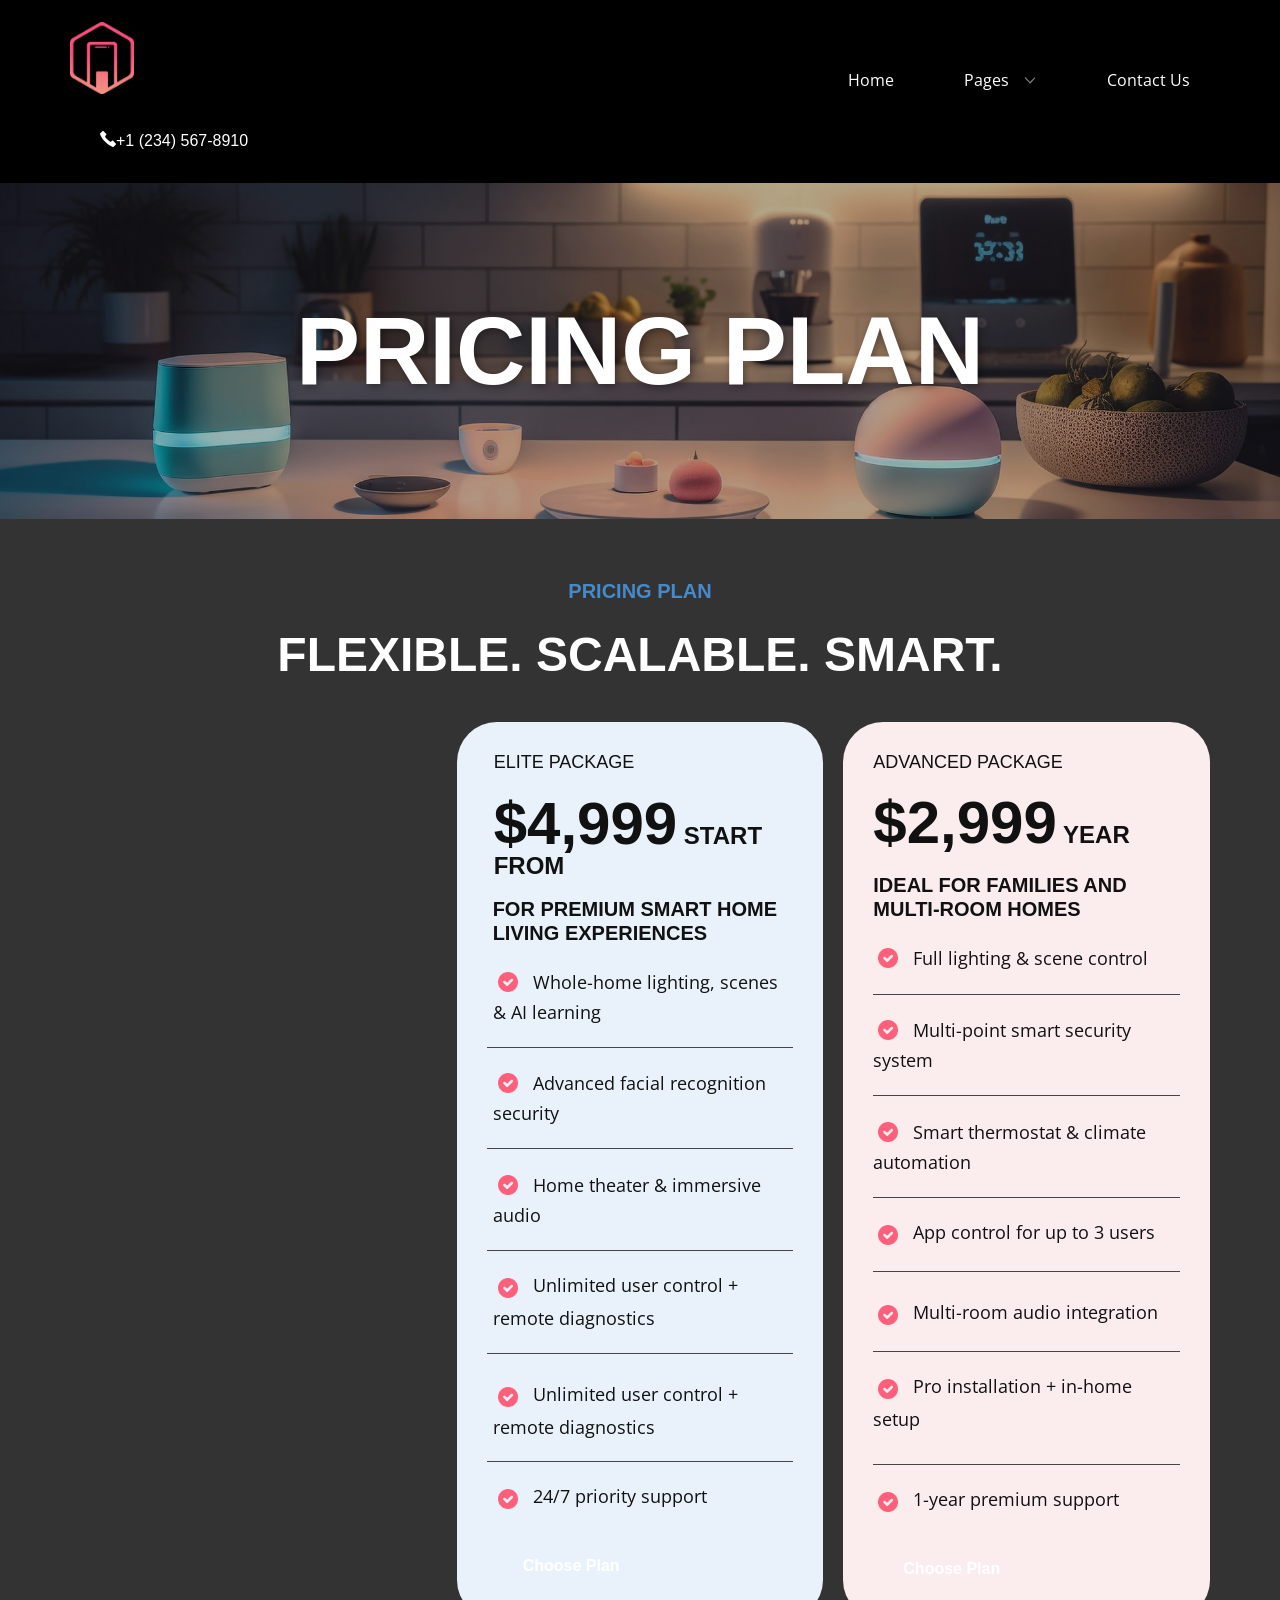
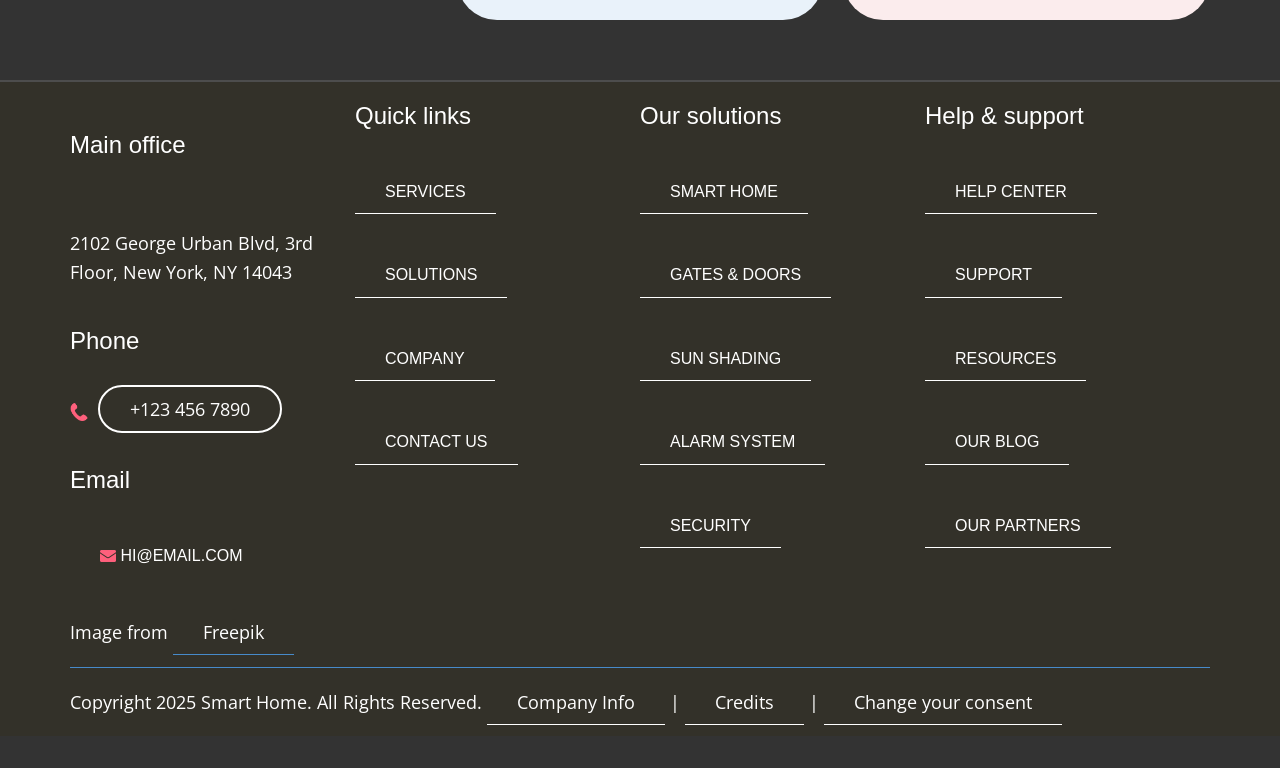
<file: Pricing-Page.html>
<!DOCTYPE html>
<html style="font-size: 16px;" lang="en"><head>
    <meta name="viewport" content="width=device-width, initial-scale=1.0">
    <meta charset="utf-8">
    <meta name="keywords" content="​​Pricing plan, ​Flexible. Scalable. Smart.">
    <meta name="description" content="">
    <title>Pricing Page</title>
    <link rel="stylesheet" href="nicepage.css" media="screen">
<link rel="stylesheet" href="Pricing-Page.css" media="screen">
    <script class="u-script" type="text/javascript" src="jquery.js" defer=""></script>
    <script class="u-script" type="text/javascript" src="nicepage.js" defer=""></script>
    <meta name="generator" content="Nicepage 8.4.0, nicepage.com">
    
    
    
    
    <link id="u-page-google-font" rel="stylesheet" href="https://fonts.googleapis.com/css2?display=swap&amp;family=Open+Sans:ital,wght@0,300;0,400;0,500;0,600;0,700;0,800;1,300;1,400;1,500;1,600;1,700;1,800&amp;family=Urbanist:ital,wght@0,100;0,200;0,300;0,400;0,500;0,600;0,700;0,800;0,900;1,100;1,200;1,300;1,400;1,500;1,600;1,700;1,800;1,900">
    <script type="application/ld+json">{
		"@context": "http://schema.org",
		"@type": "Organization",
		"name": "",
		"logo": "images/smart-home-logo.png"
}</script>
    <meta name="theme-color" content="#fe607c">
    <meta property="og:title" content="Pricing Page">
    <meta property="og:type" content="website">
  <meta data-intl-tel-input-cdn-path="intlTelInput/"></head>
  <body data-path-to-root="./" data-include-products="false" class="u-body u-clearfix u-xl-mode" data-lang="en"><header class="u-black u-clearfix u-header" id="header"><div class="u-clearfix u-sheet u-valign-middle-md u-valign-middle-sm u-sheet-1">
        <a href="#" class="u-enable-responsive u-image u-logo u-image-1" data-image-width="284" data-image-height="320">
          <img class="u-logo-image u-logo-image-1" src="images/smart-home-logo.png">
        </a>
        <nav class="u-align-center u-dropdown-icon u-menu u-menu-dropdown u-offcanvas u-menu-1" data-responsive-from="MD" role="navigation">
          <div class="menu-collapse" style="font-size: 1rem; letter-spacing: 0px; text-transform: uppercase;">
            <a class="u-button-style u-custom-active-border-color u-custom-border u-custom-border-color u-custom-borders u-custom-hover-border-color u-custom-left-right-menu-spacing u-custom-padding-bottom u-custom-text-active-color u-custom-text-color u-custom-text-hover-color u-custom-top-bottom-menu-spacing u-hamburger-link u-nav-link u-text-active-palette-1-light-1 u-text-hover-palette-1-light-1 u-hamburger-link-1" href="#" tabindex="-1" aria-label="Open menu" aria-controls="7e61">
              <svg class="u-svg-link" viewBox="0 0 24 24"><use xmlns:xlink="http://www.w3.org/1999/xlink" xlink:href="#menu-hamburger"></use></svg>
              <svg class="u-svg-content" version="1.1" id="menu-hamburger" viewBox="0 0 16 16" x="0px" y="0px" xmlns:xlink="http://www.w3.org/1999/xlink" xmlns="http://www.w3.org/2000/svg"><g><rect y="1" width="16" height="2"></rect><rect y="7" width="16" height="2"></rect><rect y="13" width="16" height="2"></rect>
</g></svg>
            </a>
          </div>
          <div class="u-custom-menu u-nav-container">
            <ul class="u-nav u-spacing-30 u-unstyled u-nav-1" role="menubar"><li role="none" class="u-nav-item"><a tabindex="-1" role="menuitem" class="u-border-active-white u-border-hover-white u-button-style u-nav-link u-text-active-white u-text-body-alt-color u-text-hover-white u-nav-link-2" href="#">Home</a>
</li><li role="none" class="u-nav-item"><a tabindex="-1" role="menuitem" class="u-border-active-white u-border-hover-white u-button-style u-nav-link u-text-active-white u-text-body-alt-color u-text-hover-white u-nav-link-2" aria-haspopup="true">Pages</a><div class="u-nav-popup"><ul role="menu" class="u-h-spacing-25 u-nav u-unstyled u-v-spacing-15 u-nav-2" aria-label="Pages menu"><li role="none" class="u-nav-item"><a role="menuitem" class="u-active-palette-1-base u-button-style u-hover-palette-1-base u-nav-link u-palette-1-dark-3" href="Landing.html">Landing</a>
</li><li role="none" class="u-nav-item"><a role="menuitem" class="u-active-palette-1-base u-button-style u-hover-palette-1-base u-nav-link u-palette-1-dark-3" href="About.html">About Us</a>
</li><li role="none" class="u-nav-item"><a role="menuitem" class="u-active-palette-1-base u-button-style u-hover-palette-1-base u-nav-link u-palette-1-dark-3" href="Services.html">Services</a>
</li><li role="none" class="u-nav-item"><a role="menuitem" class="u-active-palette-1-base u-button-style u-hover-palette-1-base u-nav-link u-palette-1-dark-3" href="Team.html">Our Team</a>
</li><li role="none" class="u-nav-item"><a role="menuitem" class="u-active-palette-1-base u-button-style u-hover-palette-1-base u-nav-link u-palette-1-dark-3" href="Pricing-Page.html">Pricing</a>
</li><li role="none" class="u-nav-item"><a role="menuitem" class="u-active-palette-1-base u-button-style u-hover-palette-1-base u-nav-link u-palette-1-dark-3" href="FAQ-Page.html">FAQ</a>
</li></ul>
</div>
</li><li role="none" class="u-nav-item"><a role="menuitem" class="u-border-active-white u-border-hover-white u-button-style u-nav-link u-text-active-white u-text-body-alt-color u-text-hover-white u-nav-link-2" href="Contact.html">Contact Us</a>
</li></ul>
          </div>
          <div class="u-custom-menu u-nav-container-collapse" id="7e61" role="region" aria-label="Menu panel">
            <div class="u-black u-container-style u-inner-container-layout u-opacity u-opacity-95 u-sidenav">
              <div class="u-inner-container-layout u-sidenav-overflow">
                <div class="u-menu-close u-menu-close-1" tabindex="-1" aria-label="Close menu"></div>
                <ul class="u-align-center u-nav u-popupmenu-items u-unstyled u-nav-3" role="menubar"><li role="none" class="u-nav-item"><a tabindex="-1" role="menuitem" class="u-button-style u-nav-link" href="#">Home</a>
</li><li role="none" class="u-nav-item"><a tabindex="-1" role="menuitem" class="u-button-style u-nav-link" aria-haspopup="true">Pages</a><div class="u-nav-popup"><ul role="menu" class="u-h-spacing-25 u-nav u-unstyled u-v-spacing-15 u-nav-4" aria-label="Pages menu"><li role="none" class="u-nav-item"><a role="menuitem" class="u-button-style u-nav-link" href="Landing.html">Landing</a>
</li><li role="none" class="u-nav-item"><a role="menuitem" class="u-button-style u-nav-link" href="About.html">About Us</a>
</li><li role="none" class="u-nav-item"><a role="menuitem" class="u-button-style u-nav-link" href="Services.html">Services</a>
</li><li role="none" class="u-nav-item"><a role="menuitem" class="u-button-style u-nav-link" href="Team.html">Our Team</a>
</li><li role="none" class="u-nav-item"><a role="menuitem" class="u-button-style u-nav-link" href="Pricing-Page.html">Pricing</a>
</li><li role="none" class="u-nav-item"><a role="menuitem" class="u-button-style u-nav-link" href="FAQ-Page.html">FAQ</a>
</li></ul>
</div>
</li><li role="none" class="u-nav-item"><a role="menuitem" class="u-button-style u-nav-link" href="Contact.html">Contact Us</a>
</li></ul>
                <a href="tel:+12345678910" class="u-btn u-btn-round u-button-style u-enable-responsive u-hover-palette-1-dark-1 u-palette-1-base u-radius-50 u-text-active-white u-btn-1"><span class="u-icon u-icon-1"><svg class="u-svg-content" viewBox="0 0 891.024 891.024" style="width: 1em; height: 1em;"><g><path d="M2.8,180.875c46.6,134,144.7,286.2,282.9,424.399c138.2,138.2,290.4,236.301,424.4,282.9c18.2,6.3,38.3,1.8,52-11.8
		l92.7-92.7l21.6-21.6c19.5-19.5,19.5-51.2,0-70.7l-143.5-143.4c-19.5-19.5-51.2-19.5-70.7,0l-38.899,38.9
		c-20.2,20.2-52.4,22.2-75,4.6c-44.7-34.8-89-73.899-131.9-116.8c-42.9-42.9-82-87.2-116.8-131.9c-17.601-22.6-15.601-54.7,4.6-75
		l38.9-38.9c19.5-19.5,19.5-51.2,0-70.7l-143.5-143.5c-19.5-19.5-51.2-19.5-70.7,0l-21.6,21.6l-92.7,92.7
		C1,142.575-3.5,162.675,2.8,180.875z"></path>
</g></svg></span>+1 (234) 567-8910 
                </a>
              </div>
            </div>
            <div class="u-black u-menu-overlay u-opacity u-opacity-70"></div>
          </div>
          <style class="menu-style">@media (max-width: 939px) {
                    [data-responsive-from="MD"] .u-nav-container {
                        display: none;
                    }
                    [data-responsive-from="MD"] .menu-collapse {
                        display: block;
                    }
                }</style>
        </nav>
        <a href="tel:+12345678910" class="u-active-palette-2-base u-border-none u-btn u-btn-round u-button-style u-enable-responsive u-hover-palette-2-base u-radius-50 u-text-active-white u-btn-2"><span class="u-icon u-icon-2"><svg class="u-svg-content" viewBox="0 0 891.024 891.024" style="width: 1em; height: 1em;"><g><path d="M2.8,180.875c46.6,134,144.7,286.2,282.9,424.399c138.2,138.2,290.4,236.301,424.4,282.9c18.2,6.3,38.3,1.8,52-11.8
		l92.7-92.7l21.6-21.6c19.5-19.5,19.5-51.2,0-70.7l-143.5-143.4c-19.5-19.5-51.2-19.5-70.7,0l-38.899,38.9
		c-20.2,20.2-52.4,22.2-75,4.6c-44.7-34.8-89-73.899-131.9-116.8c-42.9-42.9-82-87.2-116.8-131.9c-17.601-22.6-15.601-54.7,4.6-75
		l38.9-38.9c19.5-19.5,19.5-51.2,0-70.7l-143.5-143.5c-19.5-19.5-51.2-19.5-70.7,0l-21.6,21.6l-92.7,92.7
		C1,142.575-3.5,162.675,2.8,180.875z"></path>
</g></svg></span>+1 (234) 567-8910 
        </a>
      </div></header>
    <section class="u-clearfix u-container-align-center u-image u-shading u-section-1" data-image-width="1980" data-image-height="944" id="block-1">
      <div class="u-clearfix u-sheet u-valign-middle u-sheet-1">
        <h1 class="u-align-center u-text u-text-body-alt-color u-text-default u-text-1"> Pricing plan</h1>
      </div>
    </section>
    <section class="u-clearfix u-container-align-center u-section-2" id="block-2">
      <div class="u-clearfix u-sheet u-valign-middle u-sheet-1">
        <h5 class="u-align-center u-text u-text-default u-text-palette-1-base u-text-1"> Pricing plan</h5>
        <h2 class="u-align-center u-text u-text-default u-text-2"> Flexible. Scalable. Smart.</h2>
        <div class="data-layout-selected u-clearfix u-expanded-width u-gutter-20 u-layout-wrap u-layout-wrap-1">
          <div class="u-layout">
            <div class="u-layout-row">
              <div class="u-container-align-left-md u-container-align-left-sm u-container-align-left-xs u-container-style u-grey-5 u-layout-cell u-radius u-shape-round u-size-20-lg u-size-20-xl u-size-30-md u-size-30-sm u-size-30-xs u-layout-cell-1" data-animation-name="flipIn" data-animation-duration="2000" data-animation-delay="0" data-animation-direction="X">
                <div class="u-container-layout u-valign-top u-container-layout-1">
                  <h6 class="u-align-left u-text u-text-default u-text-3"> Essential Package</h6>
                  <h3 class="u-align-left u-text u-text-4"><span style="font-size: 3.75rem;"> $999</span>/6 Month
                  </h3>
                  <h5 class="u-align-left u-text u-text-5"> Perfect for apartments and small homes<br>
                  </h5>
                  <p class="u-align-left u-text u-text-6"> &nbsp;<span class="u-file-icon u-icon u-text-palette-1-light-1 u-icon-1"><img src="images/82.png" alt=""></span> Basic smart lighting control
                  </p>
                  <div class="u-align-left u-border-1 u-border-grey-dark-1 u-expanded-width u-line u-line-horizontal u-line-1"></div>
                  <p class="u-align-left u-text u-text-7"> &nbsp;<span class="u-file-icon u-icon u-text-palette-1-base u-icon-2"><img src="images/82.png" alt=""></span> Smart door lock with app access
                  </p>
                  <div class="u-align-left u-border-1 u-border-grey-dark-1 u-expanded-width-md u-expanded-width-sm u-expanded-width-xs u-line u-line-horizontal u-line-2"></div>
                  <p class="u-align-left u-text u-text-8"> &nbsp;<span class="u-file-icon u-icon u-text-palette-1-base u-icon-3"><img src="images/82.png" alt=""></span> Mobile app integration (1 user)
                  </p>
                  <div class="u-align-left u-border-1 u-border-grey-dark-1 u-expanded-width u-line u-line-horizontal u-line-3"></div>
                  <p class="u-align-left u-text u-text-9"> &nbsp;<span class="u-file-icon u-icon u-text-palette-1-base u-icon-4"><img src="images/82.png" alt=""></span> 6-month customer support
                  </p>
                  <a href="tel:+12345678910" class="u-active-palette-2-base u-align-left u-border-none u-btn u-btn-round u-button-style u-enable-responsive u-hover-palette-2-base u-radius-50 u-text-active-white u-btn-1">Choose Plan</a>
                </div>
              </div>
              <div class="u-container-style u-layout-cell u-palette-1-light-3 u-radius u-shape-round u-size-20-lg u-size-20-xl u-size-30-md u-size-30-sm u-size-30-xs u-layout-cell-2">
                <div class="u-container-layout u-container-layout-2">
                  <h6 class="u-align-left u-text u-text-10"> Elite Package</h6>
                  <h3 class="u-align-left u-text u-text-11"><span style="font-size: 3.75rem;"> $4,999</span> start from<br>
                  </h3>
                  <h5 class="u-align-left u-text u-text-12"> For premium smart home living experiences <br>
                  </h5>
                  <p class="u-align-left u-text u-text-13"> &nbsp;<span class="u-file-icon u-icon u-text-palette-1-base u-icon-5"><img src="images/82.png" alt=""></span> Whole-home lighting, scenes &amp; AI learning
                  </p>
                  <div class="u-align-left u-border-1 u-border-grey-dark-1 u-expanded-width u-line u-line-horizontal u-line-4"></div>
                  <p class="u-align-left u-text u-text-14"> &nbsp;<span class="u-file-icon u-icon u-text-palette-1-base u-icon-6"><img src="images/82.png" alt=""></span> Advanced facial recognition security
                  </p>
                  <div class="u-align-left u-border-1 u-border-grey-dark-1 u-expanded-width u-line u-line-horizontal u-line-5"></div>
                  <p class="u-align-left u-text u-text-15"> &nbsp;<span class="u-file-icon u-icon u-text-palette-1-base u-icon-7"><img src="images/82.png" alt=""></span> Home theater &amp; immersive audio
                  </p>
                  <div class="u-align-left u-border-1 u-border-grey-dark-1 u-expanded-width u-line u-line-horizontal u-line-6"></div>
                  <p class="u-align-left u-text u-text-16"> &nbsp;<span class="u-file-icon u-icon u-text-palette-1-base u-icon-8"><img src="images/82.png" alt=""></span> Unlimited user control + remote diagnostics
                  </p>
                  <div class="u-align-left u-border-1 u-border-grey-dark-1 u-expanded-width u-line u-line-horizontal u-line-7"></div>
                  <p class="u-align-left u-text u-text-17"> &nbsp;<span class="u-file-icon u-icon u-text-palette-1-base u-icon-9"><img src="images/82.png" alt=""></span> Unlimited user control + remote diagnostics
                  </p>
                  <div class="u-align-left u-border-1 u-border-grey-dark-1 u-expanded-width u-line u-line-horizontal u-line-8"></div>
                  <p class="u-align-left u-text u-text-18"> &nbsp;<span class="u-file-icon u-icon u-text-palette-1-base u-icon-10"><img src="images/82.png" alt=""></span> 24/7 priority support
                  </p>
                  <a href="tel:+12345678910" class="u-active-palette-2-base u-align-left u-border-none u-btn u-btn-round u-button-style u-enable-responsive u-hover-palette-2-base u-radius-50 u-text-active-white u-btn-2">Choose Plan</a>
                </div>
              </div>
              <div class="u-container-align-left u-container-style u-layout-cell u-palette-2-light-3 u-radius u-shape-round u-size-20-lg u-size-20-xl u-size-60-md u-size-60-sm u-size-60-xs u-layout-cell-3">
                <div class="u-container-layout u-valign-top u-container-layout-3">
                  <h6 class="u-align-left u-text u-text-19"> Advanced Package</h6>
                  <h3 class="u-align-left u-text u-text-20"><span style="font-size: 3.75rem;"> $2,999</span>&nbsp;year<br>
                  </h3>
                  <h5 class="u-align-left u-text u-text-21"> Ideal for families and multi-room homes <br>
                  </h5>
                  <p class="u-align-left u-text u-text-22"> &nbsp;<span class="u-file-icon u-icon u-text-palette-1-base u-icon-11"><img src="images/82.png" alt=""></span> Full lighting &amp; scene control
                  </p>
                  <div class="u-align-left u-border-1 u-border-grey-dark-1 u-expanded-width u-line u-line-horizontal u-line-9"></div>
                  <p class="u-align-left u-text u-text-23"> &nbsp;<span class="u-file-icon u-icon u-text-palette-1-base u-icon-12"><img src="images/82.png" alt=""></span> Multi-point smart security system
                  </p>
                  <div class="u-align-left u-border-1 u-border-grey-dark-1 u-expanded-width u-line u-line-horizontal u-line-10"></div>
                  <p class="u-align-left u-text u-text-24"> &nbsp;<span class="u-file-icon u-icon u-text-palette-1-base u-icon-13"><img src="images/82.png" alt=""></span> Smart thermostat &amp; climate automation
                  </p>
                  <div class="u-align-left u-border-1 u-border-grey-dark-1 u-expanded-width u-line u-line-horizontal u-line-11"></div>
                  <p class="u-align-left u-text u-text-25"> &nbsp;<span class="u-file-icon u-icon u-text-palette-1-base u-icon-14"><img src="images/82.png" alt=""></span> App control for up to 3 users
                  </p>
                  <div class="u-align-left u-border-1 u-border-grey-dark-1 u-expanded-width u-line u-line-horizontal u-line-12"></div>
                  <p class="u-align-left u-text u-text-26"> &nbsp;<span class="u-file-icon u-icon u-text-palette-1-base u-icon-15"><img src="images/82.png" alt=""></span> Multi-room audio integration
                  </p>
                  <div class="u-align-left u-border-1 u-border-grey-dark-1 u-expanded-width u-line u-line-horizontal u-line-13"></div>
                  <p class="u-align-left u-text u-text-27"> &nbsp;<span class="u-file-icon u-icon u-text-palette-1-base u-icon-16"><img src="images/82.png" alt=""></span> Pro installation + in-home setup
                  </p>
                  <div class="u-align-left u-border-1 u-border-grey-dark-1 u-expanded-width u-line u-line-horizontal u-line-14"></div>
                  <p class="u-align-left u-text u-text-28"> &nbsp;<span class="u-file-icon u-icon u-text-palette-1-base u-icon-17"><img src="images/82.png" alt=""></span> 1-year premium support
                  </p>
                  <a href="tel:+12345678910" class="u-active-palette-2-base u-align-left u-border-none u-btn u-btn-round u-button-style u-enable-responsive u-hover-palette-2-base u-radius-50 u-text-active-white u-btn-3">Choose Plan</a>
                </div>
              </div>
            </div>
          </div>
        </div>
      </div>
    </section>
    
    
    
    <footer class="u-align-center u-border-2 u-border-grey-70 u-border-no-bottom u-border-no-left u-border-no-right u-clearfix u-container-align-center u-footer u-palette-3-dark-3 u-footer" id="footer"><div class="u-clearfix u-sheet u-valign-middle u-sheet-1">
        <div class="data-layout-selected u-clearfix u-expanded-width u-layout-wrap u-layout-wrap-1">
          <div class="u-gutter-0 u-layout">
            <div class="u-layout-row">
              <div class="u-container-align-left u-container-style u-layout-cell u-shape-rectangle u-size-15-lg u-size-15-xl u-size-30-md u-size-30-sm u-size-30-xs u-layout-cell-1">
                <div class="u-container-layout u-valign-top u-container-layout-1">
                  <h4 class="u-align-left u-text u-text-1"> Main office</h4>
                  <p class="u-align-left u-text u-text-2"> 2102 George Urban Blvd,&nbsp;3rd Floor,&nbsp;New York, NY ​14043</p>
                  <h4 class="u-align-left u-text u-text-3">Phone</h4>
                  <p class="u-align-left u-text u-text-default u-text-4"><span class="u-file-icon u-icon u-text-palette-1-base"><img src="images/1257-df893303.png" alt=""></span>&nbsp; <a href="tel:+1234567890" class="u-align-left u-border-active-palette-1-base u-border-hover-palette-1-base u-btn u-button-link u-button-style u-none u-text-active-palette-1-base u-text-body-alt-color u-text-hover-palette-1-base u-btn-1" data-animation-name="" data-animation-duration="0" data-animation-delay="0" data-animation-direction="">+123 456 7890</a>
                  </p>
                  <h4 class="u-align-left u-text u-text-5">Email</h4>
                  <a href="mailto:hi@email.com" class="u-align-left u-border-active-palette-1-base u-border-hover-palette-1-base u-border-none u-btn u-button-link u-button-style u-none u-text-active-palette-1-base u-text-body-alt-color u-text-hover-palette-1-base u-btn-2" data-animation-name="" data-animation-duration="0" data-animation-delay="0" data-animation-direction=""><span class="u-file-icon u-icon u-text-palette-1-base"><img src="images/2099199-56aa2eda.png" alt=""></span>&nbsp;hi@email.com
                  </a>
                  <p class="u-align-left u-text u-text-6">Image from <a href="https://www.freepik.com/" class="u-active-none u-border-1 u-border-active-white u-border-hover-white u-border-no-left u-border-no-right u-border-no-top u-border-palette-1-base u-btn u-button-link u-button-style u-hover-none u-none u-text-body-alt-color u-btn-3" target="_blank" data-animation-name="" data-animation-duration="0" data-animation-delay="0" data-animation-direction="">Freepik</a>
                  </p>
                </div>
              </div>
              <div class="u-container-align-left u-container-style u-layout-cell u-shape-rectangle u-size-15-lg u-size-15-xl u-size-30-md u-size-30-sm u-size-30-xs u-layout-cell-2">
                <div class="u-container-layout u-valign-top u-container-layout-2">
                  <h4 class="u-align-left u-text u-text-default u-text-7"> Quick links</h4>
                  <a href="#" class="u-align-left u-border-1 u-border-active-palette-1-base u-border-hover-palette-1-base u-border-no-left u-border-no-right u-border-no-top u-btn u-button-link u-button-style u-none u-text-body-alt-color u-btn-4" data-animation-name="" data-animation-duration="0" data-animation-delay="0" data-animation-direction=""> Services</a>
                  <a href="#" class="u-align-left u-border-1 u-border-active-palette-1-base u-border-hover-palette-1-base u-border-no-left u-border-no-right u-border-no-top u-btn u-button-link u-button-style u-none u-text-body-alt-color u-btn-5" data-animation-name="" data-animation-duration="0" data-animation-delay="0" data-animation-direction="">Solutions</a>
                  <a href="#" class="u-align-left u-border-1 u-border-active-palette-1-base u-border-hover-palette-1-base u-border-no-left u-border-no-right u-border-no-top u-btn u-button-link u-button-style u-none u-text-body-alt-color u-btn-6" data-animation-name="" data-animation-duration="0" data-animation-delay="0" data-animation-direction=""> Company</a>
                  <a href="#" class="u-align-left u-border-1 u-border-active-palette-1-base u-border-hover-palette-1-base u-border-no-left u-border-no-right u-border-no-top u-btn u-button-link u-button-style u-none u-text-body-alt-color u-btn-7" data-animation-name="" data-animation-duration="0" data-animation-delay="0" data-animation-direction="">Contact Us</a>
                </div>
              </div>
              <div class="u-container-align-left u-container-style u-layout-cell u-shape-rectangle u-size-15-lg u-size-15-xl u-size-30-md u-size-30-sm u-size-30-xs u-layout-cell-3">
                <div class="u-container-layout u-valign-top u-container-layout-3">
                  <h4 class="u-align-left u-text u-text-default u-text-8">Our solutions</h4>
                  <a href="#" class="u-align-left u-border-1 u-border-active-palette-1-base u-border-hover-palette-1-base u-border-no-left u-border-no-right u-border-no-top u-btn u-button-link u-button-style u-none u-text-body-alt-color u-btn-8" data-animation-name="" data-animation-duration="0" data-animation-delay="0" data-animation-direction=""> Smart Home</a>
                  <a href="#" class="u-align-left u-border-1 u-border-active-palette-1-base u-border-hover-palette-1-base u-border-no-left u-border-no-right u-border-no-top u-btn u-button-link u-button-style u-none u-text-body-alt-color u-btn-9" data-animation-name="" data-animation-duration="0" data-animation-delay="0" data-animation-direction=""> Gates &amp; Doors</a>
                  <a href="#" class="u-align-left u-border-1 u-border-active-palette-1-base u-border-hover-palette-1-base u-border-no-left u-border-no-right u-border-no-top u-btn u-button-link u-button-style u-none u-text-body-alt-color u-btn-10" data-animation-name="" data-animation-duration="0" data-animation-delay="0" data-animation-direction=""> Sun Shading</a>
                  <a href="#" class="u-align-left u-border-1 u-border-active-palette-1-base u-border-hover-palette-1-base u-border-no-left u-border-no-right u-border-no-top u-btn u-button-link u-button-style u-none u-text-body-alt-color u-btn-11" data-animation-name="" data-animation-duration="0" data-animation-delay="0" data-animation-direction=""> Alarm System</a>
                  <a href="#" class="u-align-left u-border-1 u-border-active-palette-1-base u-border-hover-palette-1-base u-border-no-left u-border-no-right u-border-no-top u-btn u-button-link u-button-style u-none u-text-body-alt-color u-btn-12" data-animation-name="" data-animation-duration="0" data-animation-delay="0" data-animation-direction="">Security</a>
                </div>
              </div>
              <div class="u-container-align-left u-container-style u-layout-cell u-shape-rectangle u-size-15-lg u-size-15-xl u-size-30-md u-size-30-sm u-size-30-xs u-layout-cell-4">
                <div class="u-container-layout u-valign-top u-container-layout-4">
                  <h4 class="u-align-left u-text u-text-default u-text-9"> Help &amp; support</h4>
                  <a href="#" class="u-align-left u-border-1 u-border-active-palette-1-base u-border-hover-palette-1-base u-border-no-left u-border-no-right u-border-no-top u-btn u-button-link u-button-style u-none u-text-body-alt-color u-btn-13" data-animation-name="" data-animation-duration="0" data-animation-delay="0" data-animation-direction=""> Help Center</a>
                  <a href="#" class="u-align-left u-border-1 u-border-active-palette-1-base u-border-hover-palette-1-base u-border-no-left u-border-no-right u-border-no-top u-btn u-button-link u-button-style u-none u-text-body-alt-color u-btn-14" data-animation-name="" data-animation-duration="0" data-animation-delay="0" data-animation-direction=""> Support</a>
                  <a href="#" class="u-align-left u-border-1 u-border-active-palette-1-base u-border-hover-palette-1-base u-border-no-left u-border-no-right u-border-no-top u-btn u-button-link u-button-style u-none u-text-body-alt-color u-btn-15" data-animation-name="" data-animation-duration="0" data-animation-delay="0" data-animation-direction=""> Resources</a>
                  <a href="#" class="u-align-left u-border-1 u-border-active-palette-1-base u-border-hover-palette-1-base u-border-no-left u-border-no-right u-border-no-top u-btn u-button-link u-button-style u-none u-text-body-alt-color u-btn-16" data-animation-name="" data-animation-duration="0" data-animation-delay="0" data-animation-direction="">Our Blog</a>
                  <a href="#" class="u-align-left u-border-1 u-border-active-palette-1-base u-border-hover-palette-1-base u-border-no-left u-border-no-right u-border-no-top u-btn u-button-link u-button-style u-none u-text-body-alt-color u-btn-17" data-animation-name="" data-animation-duration="0" data-animation-delay="0" data-animation-direction=""> Our Partners</a>
                </div>
              </div>
            </div>
          </div>
        </div>
        <div class="u-border-1 u-border-palette-1-base u-expanded-width u-line u-line-horizontal u-line-1"></div>
        <p class="u-align-left u-text u-text-default u-text-10"> Copyright 2025 Smart Home. All Rights Reserved. <a href="#" class="u-align-left u-border-1 u-border-active-palette-1-base u-border-hover-palette-1-base u-border-no-left u-border-no-right u-border-no-top u-border-white u-btn u-button-link u-button-style u-none u-text-body-alt-color u-btn-18" data-animation-name="" data-animation-duration="0" data-animation-delay="0" data-animation-direction="">Company Info</a> | <a href="#" class="u-align-left u-border-1 u-border-active-palette-1-base u-border-hover-palette-1-base u-border-no-left u-border-no-right u-border-no-top u-border-white u-btn u-button-link u-button-style u-none u-text-body-alt-color u-btn-19" data-animation-name="" data-animation-duration="0" data-animation-delay="0" data-animation-direction="">Credits</a> | <a href="#" class="u-align-left u-border-1 u-border-active-palette-1-base u-border-hover-palette-1-base u-border-no-left u-border-no-right u-border-no-top u-border-white u-btn u-button-link u-button-style u-none u-text-body-alt-color u-btn-20" data-animation-name="" data-animation-duration="0" data-animation-delay="0" data-animation-direction="">Change your consent</a>
        </p>
      </div></footer>
    <section class="u-backlink u-clearfix u-grey-80"></section>
  
</body></html>
</file>
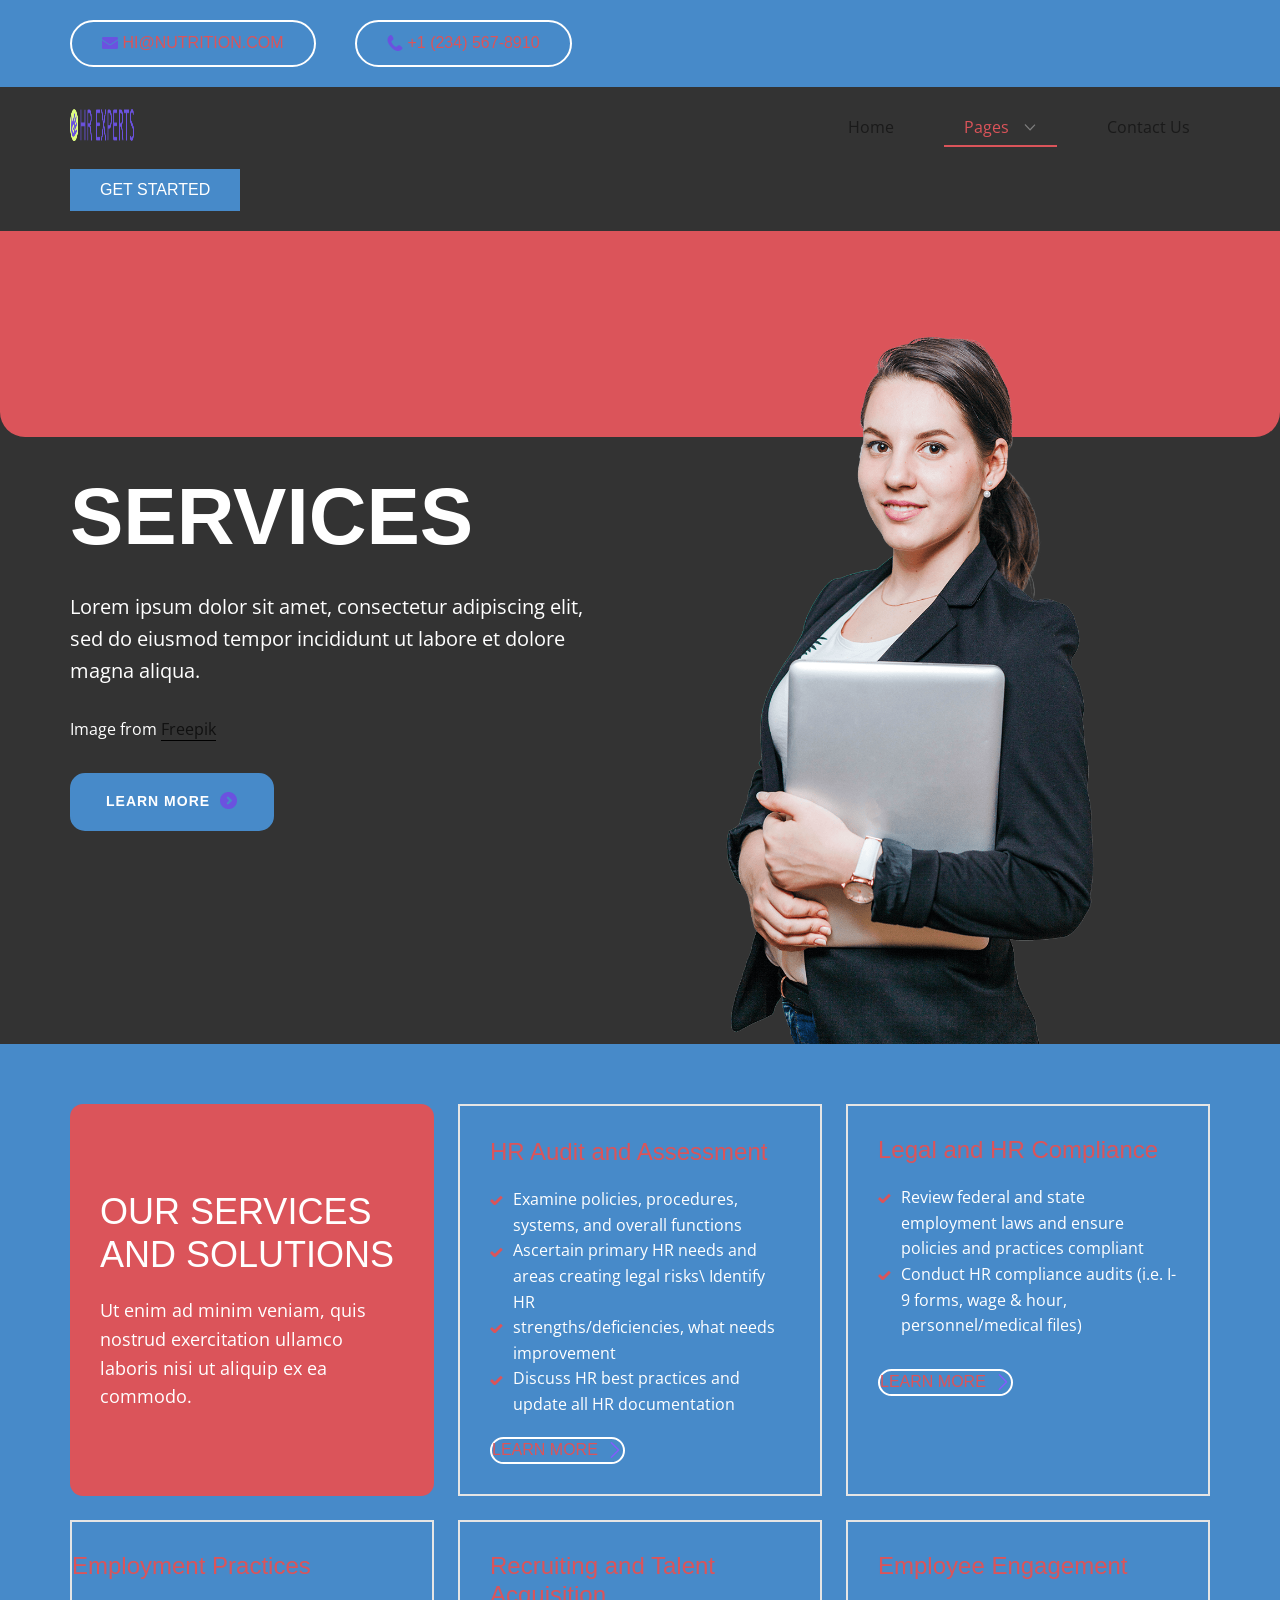
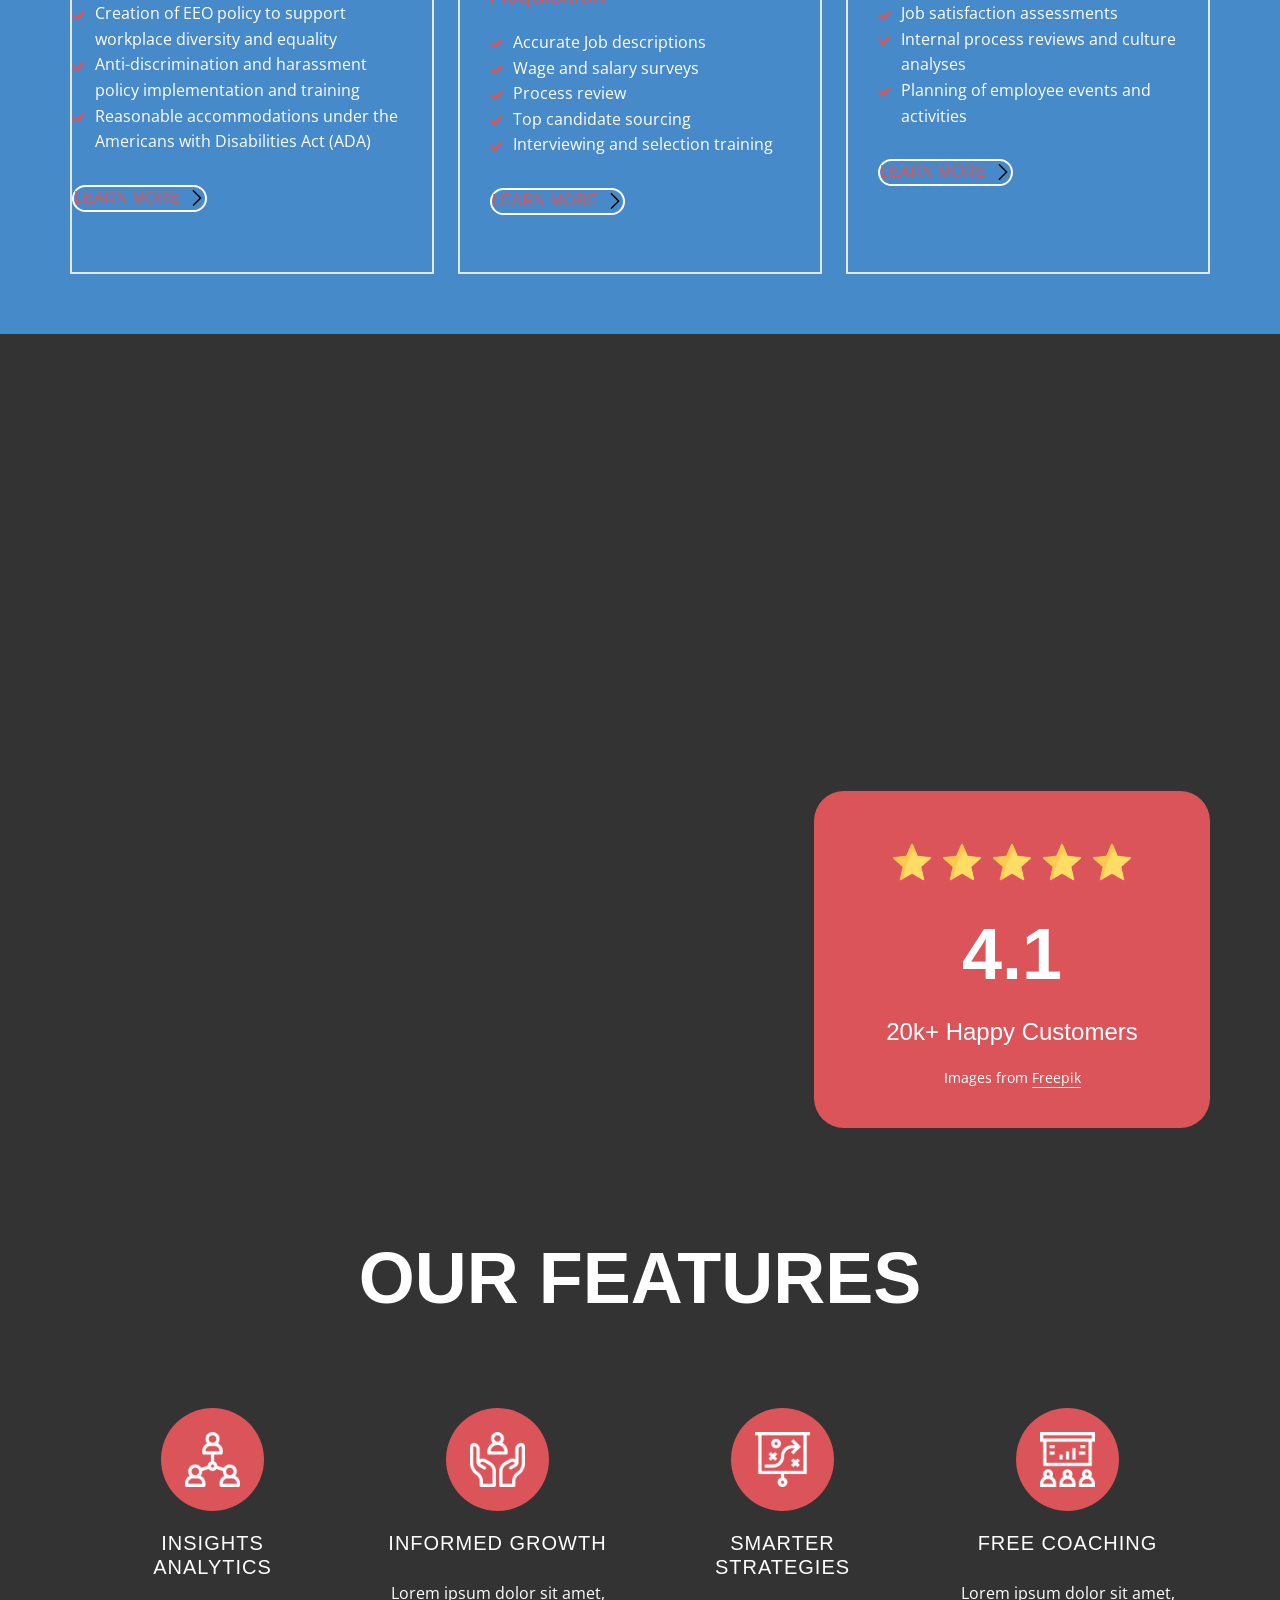
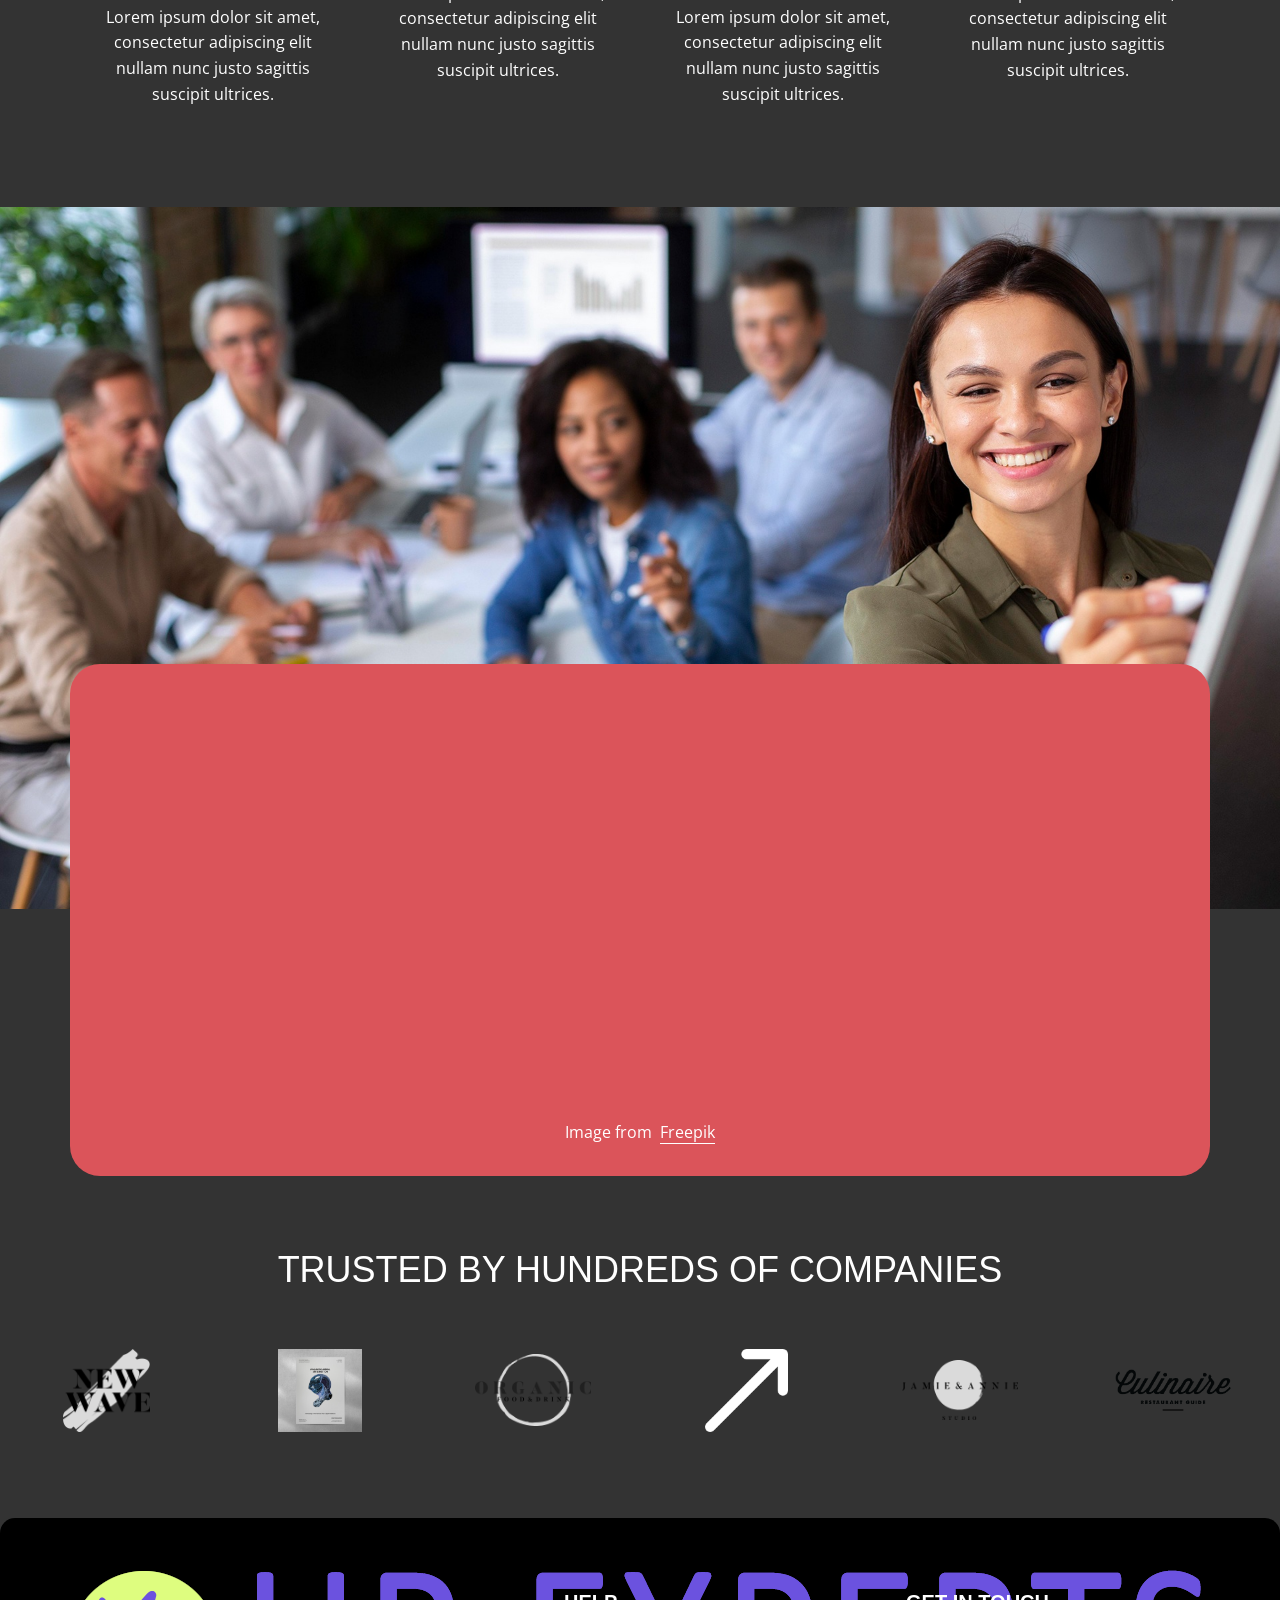
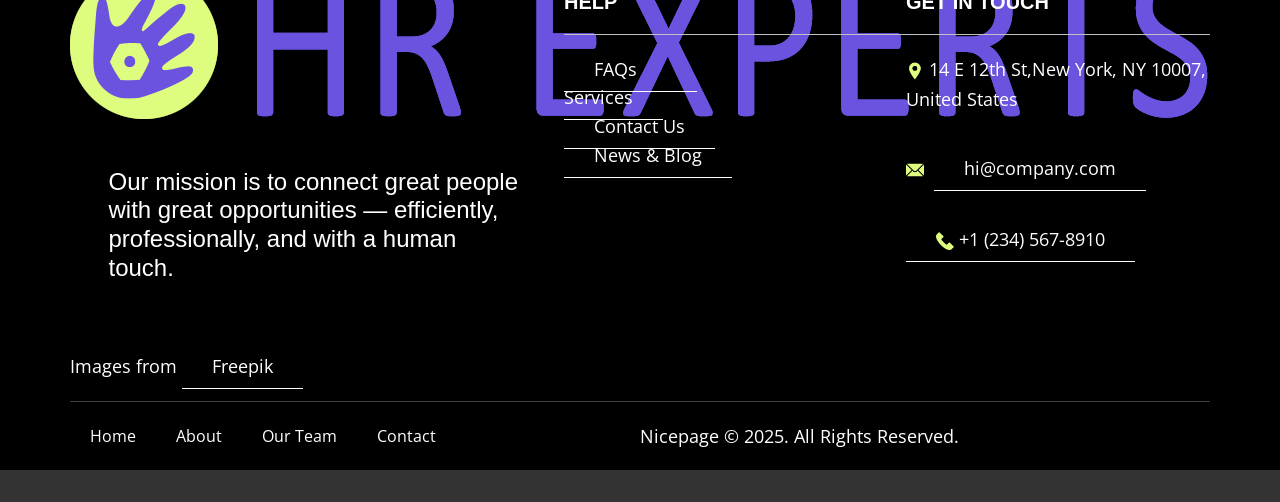
<file: Services.html>
<!DOCTYPE html>
<html style="font-size: 16px;" lang="en"><head>
    <meta name="viewport" content="width=device-width, initial-scale=1.0">
    <meta charset="utf-8">
    <meta name="keywords" content="Services, ​Our Features, 01​, 02, 03​">
    <meta name="description" content="">
    <title>Services</title>
    <link rel="stylesheet" href="nicepage.css" media="screen">
<link rel="stylesheet" href="Services.css" media="screen">
    <script class="u-script" type="text/javascript" src="jquery.js" defer=""></script>
    <script class="u-script" type="text/javascript" src="nicepage.js" defer=""></script>
    <meta name="generator" content="Nicepage 8.4.0, nicepage.com">
    
    
    
    
    
    
    
    
    
    <link id="u-page-google-font" rel="stylesheet" href="https://fonts.googleapis.com/css2?display=swap&amp;family=Open+Sans:ital,wght@0,300;0,400;0,500;0,600;0,700;0,800;1,300;1,400;1,500;1,600;1,700;1,800&amp;family=Bricolage+Grotesque:wght@200;300;400;500;600;700;800&amp;family=Oswald:wght@200;300;400;500;600;700">
    <script type="application/ld+json">{
		"@context": "http://schema.org",
		"@type": "Organization",
		"name": "",
		"logo": "images/hr-logo.png",
		"sameAs": [
				"https://facebook.com/name",
				"https://twitter.com/name",
				"https://instagram.com/name",
				"https://facebook.com/name",
				"https://twitter.com/name",
				"https://instagram.com/name"
		]
}</script>
    <meta name="theme-color" content="#defd7f">
    <meta name="twitter:site" content="@">
    <meta name="twitter:card" content="summary_large_image">
    <meta name="twitter:title" content="Services">
    <meta name="twitter:description" content="">
    <meta property="og:title" content="Services">
    <meta property="og:type" content="website">
  <meta data-intl-tel-input-cdn-path="intlTelInput/"></head>
  <body data-path-to-root="./" data-include-products="false" class="u-body u-xl-mode" data-lang="en"><header class="u-border-no-bottom u-border-no-left u-border-no-right u-border-no-top u-clearfix u-header u-section-row-container" id="header" style="background-image: none"><div class="u-section-rows">
        <div class="u-clearfix u-palette-1-base u-section-row u-section-row-1">
          <div class="u-clearfix u-sheet u-valign-middle-sm u-valign-middle-xs u-sheet-1">
            <div class="data-layout-selected u-clearfix u-expanded-width u-gutter-0 u-layout-custom-sm u-layout-custom-xs u-layout-wrap u-layout-wrap-1">
              <div class="u-gutter-0 u-layout">
                <div class="u-layout-row">
                  <div class="u-container-align-left u-container-style u-layout-cell u-shape-rectangle u-size-15-lg u-size-15-md u-size-15-xl u-size-30-sm u-size-30-xs u-layout-cell-1">
                    <div class="u-container-layout u-valign-middle u-container-layout-1">
                      <a href="mailto:hi@car.repair.com" class="u-active-none u-align-left u-border-active-palette-1-base u-border-hover-white u-btn u-button-link u-button-style u-hover-none u-none u-text-active-palette-2-dark-3 u-text-hover-palette-2-dark-3 u-text-palette-2-base u-btn-1" data-animation-name="" data-animation-duration="0" data-animation-delay="0" data-animation-direction=""><span class="u-file-icon u-icon u-text-palette-2-base u-icon-1"><img src="images/2099199-a014f34f.png" alt=""></span>&nbsp;hi@nutrition.com
                      </a>
                    </div>
                  </div>
                  <div class="u-container-align-left u-container-style u-layout-cell u-shape-rectangle u-size-17-lg u-size-17-md u-size-17-xl u-size-30-sm u-size-30-xs u-layout-cell-2">
                    <div class="u-container-layout u-valign-middle u-container-layout-2">
                      <a href="tel:+12345678910" class="u-active-none u-align-left u-border-active-palette-1-base u-border-hover-white u-btn u-button-link u-button-style u-hover-none u-none u-text-active-palette-2-dark-3 u-text-hover-palette-2-dark-3 u-text-palette-2-base u-btn-2" data-animation-name="" data-animation-duration="0" data-animation-delay="0" data-animation-direction=""><span class="u-file-icon u-icon u-text-palette-2-base"><img src="images/1257-2ae193ba.png" alt=""></span>&nbsp;​+1 (234) 567-8910
                      </a>
                    </div>
                  </div>
                  <div class="u-container-style u-hidden-sm u-hidden-xs u-layout-cell u-shape-rectangle u-size-16-md u-size-18-lg u-size-18-xl u-size-30-sm u-size-30-xs u-layout-cell-3">
                    <div class="u-container-layout u-container-layout-3"></div>
                  </div>
                  <div class="u-container-align-left-sm u-container-align-left-xs u-container-align-right-lg u-container-align-right-md u-container-align-right-xl u-container-style u-layout-cell u-size-10-lg u-size-10-xl u-size-12-md u-size-30-sm u-size-30-xs u-layout-cell-4">
                    <div class="u-container-layout u-valign-middle u-container-layout-4">
                      <div class="u-social-icons u-social-icons-1">
                        <a class="u-social-url" title="facebook" target="_blank" href="https://facebook.com/name"><span class="u-icon u-social-facebook u-social-icon u-text-palette-2-base u-icon-3"><svg class="u-svg-link" preserveAspectRatio="xMidYMin slice" viewBox="0 0 112 112" style=""><use xlink:href="#svg-e935"></use></svg><svg class="u-svg-content" viewBox="0 0 112 112" x="0" y="0" id="svg-e935"><path fill="currentColor" d="M75.5,28.8H65.4c-1.5,0-4,0.9-4,4.3v9.4h13.9l-1.5,15.8H61.4v45.1H42.8V58.3h-8.8V42.4h8.8V32.2
c0-7.4,3.4-18.8,18.8-18.8h13.8v15.4H75.5z"></path></svg></span>
                        </a>
                        <a class="u-social-url" title="twitter" target="_blank" href="https://twitter.com/name"><span class="u-icon u-social-icon u-social-twitter u-text-palette-2-base u-icon-4"><svg class="u-svg-link" preserveAspectRatio="xMidYMin slice" viewBox="0 0 112.2 112.2" style=""><use xlink:href="#svg-b4b3"></use></svg><svg class="u-svg-content" viewBox="0 0 112.2 112.2" x="0px" y="0px" id="svg-b4b3"><path d="M67.1,49.1L98.6,16h-12L62,42L43.2,16H11l32.8,45.2L11,96h11.6l26.3-27.7L69.1,96H101L67.1,49.1z M55,61.9l-5.1-7L27.5,24.4
	h11.4l17.3,23.8l5.1,7.1l23.4,32.2H73.8L55,61.9z"></path></svg></span>
                        </a>
                        <a class="u-social-url" title="instagram" target="_blank" href="https://instagram.com/name"><span class="u-icon u-social-icon u-social-instagram u-text-palette-2-base u-icon-5"><svg class="u-svg-link" preserveAspectRatio="xMidYMin slice" viewBox="0 0 112 112" style=""><use xlink:href="#svg-f50c"></use></svg><svg class="u-svg-content" viewBox="0 0 112 112" x="0" y="0" id="svg-f50c"><path fill="currentColor" d="M55.9,32.9c-12.8,0-23.2,10.4-23.2,23.2s10.4,23.2,23.2,23.2s23.2-10.4,23.2-23.2S68.7,32.9,55.9,32.9z
	 M55.9,69.4c-7.4,0-13.3-6-13.3-13.3c-0.1-7.4,6-13.3,13.3-13.3s13.3,6,13.3,13.3C69.3,63.5,63.3,69.4,55.9,69.4z"></path><path fill="currentColor" d="M78.2,11H33.5C21,11,10.8,21.3,10.8,33.7v44.7c0,12.6,10.2,22.8,22.7,22.8h44.7c12.6,0,22.7-10.2,22.7-22.7
	V33.7C100.8,21.1,90.6,11,78.2,11z M91,78.4c0,7.1-5.8,12.8-12.8,12.8H33.5c-7.1,0-12.8-5.8-12.8-12.8V33.7
	c0-7.1,5.8-12.8,12.8-12.8h44.7c7.1,0,12.8,5.8,12.8,12.8V78.4z"></path></svg></span>
                        </a>
                      </div>
                    </div>
                  </div>
                </div>
              </div>
            </div>
          </div>
          
          
          
          
          
        </div>
        <div class="u-clearfix u-section-row" data-animation-name="" data-animation-duration="0" data-animation-delay="0" data-animation-direction="">
          <div class="u-clearfix u-sheet u-valign-middle-lg u-valign-middle-md u-valign-middle-sm u-valign-middle-xs u-sheet-2">
            <a href="#" class="u-enable-responsive u-image u-logo u-image-1" data-image-width="1138" data-image-height="149">
              <img src="images/hr-logo.png" class="u-logo-image u-logo-image-1">
            </a>
            <nav class="u-dropdown-icon u-menu u-menu-dropdown u-offcanvas u-menu-1" data-responsive-from="MD" role="navigation">
              <div class="menu-collapse" style="font-size: 1rem; letter-spacing: 0px; font-weight: 600;">
                <a class="u-button-style u-custom-active-border-color u-custom-border u-custom-border-color u-custom-borders u-custom-hover-border-color u-custom-left-right-menu-spacing u-custom-padding-bottom u-custom-text-active-color u-custom-text-color u-custom-text-hover-color u-custom-top-bottom-menu-spacing u-hamburger-link u-nav-link u-text-active-palette-1-dark-3 u-text-hover-palette-1-dark-3 u-text-palette-2-base" href="#" tabindex="-1" aria-label="Open menu" aria-controls="f711">
                  <svg class="u-svg-link" viewBox="0 0 24 24"><use xlink:href="#menu-hamburger"></use></svg>
                  <svg class="u-svg-content" version="1.1" id="menu-hamburger" viewBox="0 0 16 16" x="0px" y="0px" xmlns:xlink="http://www.w3.org/1999/xlink" xmlns="http://www.w3.org/2000/svg"><g><rect y="1" width="16" height="2"></rect><rect y="7" width="16" height="2"></rect><rect y="13" width="16" height="2"></rect>
</g></svg>
                </a>
              </div>
              <div class="u-custom-menu u-nav-container">
                <ul class="u-nav u-spacing-30 u-unstyled u-nav-1" role="menubar"><li role="none" class="u-nav-item"><a role="menuitem" class="u-border-2 u-border-active-palette-2-base u-border-hover-palette-2-base u-border-no-left u-border-no-right u-border-no-top u-button-style u-nav-link u-text-active-palette-2-base u-text-grey-90 u-text-hover-grey-90 u-nav-link-2" href="./">Home</a>
</li><li role="none" class="u-nav-item"><a tabindex="-1" role="menuitem" class="u-border-2 u-border-active-palette-2-base u-border-hover-palette-2-base u-border-no-left u-border-no-right u-border-no-top u-button-style u-nav-link u-text-active-palette-2-base u-text-grey-90 u-text-hover-grey-90 u-nav-link-2" aria-haspopup="true" aria-current="page">Pages</a><div class="u-nav-popup"><ul role="menu" class="u-h-spacing-22 u-nav u-unstyled u-v-spacing-12" aria-label="Pages menu"><li role="none" class="u-nav-item"><a role="menuitem" class="u-active-palette-1-light-3 u-button-style u-hover-palette-1-light-3 u-nav-link u-text-active-palette-2-base u-text-black u-text-hover-palette-2-base u-white" href="About.html">About Us</a>
</li><li role="none" class="u-nav-item"><a role="menuitem" class="u-active-palette-1-light-3 u-button-style u-hover-palette-1-light-3 u-nav-link u-text-active-palette-2-base u-text-black u-text-hover-palette-2-base u-white" href="Services.html">Our Services</a>
</li><li role="none" class="u-nav-item"><a role="menuitem" class="u-active-palette-1-light-3 u-button-style u-hover-palette-1-light-3 u-nav-link u-text-active-palette-2-base u-text-black u-text-hover-palette-2-base u-white" href="FAQ-Page.html">FAQ</a>
</li><li role="none" class="u-nav-item"><a role="menuitem" class="u-active-palette-1-light-3 u-button-style u-hover-palette-1-light-3 u-nav-link u-text-active-palette-2-base u-text-black u-text-hover-palette-2-base u-white" href="Blog.html">Blog Page</a>
</li><li role="none" class="u-nav-item"><a role="menuitem" class="u-active-palette-1-light-3 u-button-style u-hover-palette-1-light-3 u-nav-link u-text-active-palette-2-base u-text-black u-text-hover-palette-2-base u-white" href="Team.html">Our Team</a>
</li></ul>
</div>
</li><li role="none" class="u-nav-item"><a role="menuitem" class="u-border-2 u-border-active-palette-2-base u-border-hover-palette-2-base u-border-no-left u-border-no-right u-border-no-top u-button-style u-nav-link u-text-active-palette-2-base u-text-grey-90 u-text-hover-grey-90 u-nav-link-2" href="Contact.html">Contact Us</a>
</li></ul>
              </div>
              <div class="u-custom-menu u-nav-container-collapse" id="f711" role="region" aria-label="Menu panel">
                <div class="u-black u-container-style u-inner-container-layout u-opacity u-opacity-95 u-sidenav">
                  <div class="u-inner-container-layout u-sidenav-overflow">
                    <div class="u-menu-close" tabindex="-1" aria-label="Close menu"></div>
                    <ul class="u-align-center u-nav u-popupmenu-items u-unstyled u-nav-3" role="menubar"><li role="none" class="u-nav-item"><a role="menuitem" class="u-button-style u-nav-link" href="./">Home</a>
</li><li role="none" class="u-nav-item"><a tabindex="-1" role="menuitem" class="u-button-style u-nav-link" aria-haspopup="true" aria-current="page">Pages</a><div class="u-nav-popup"><ul role="menu" class="u-h-spacing-22 u-nav u-unstyled u-v-spacing-12" aria-label="Pages menu"><li role="none" class="u-nav-item"><a role="menuitem" class="u-button-style u-nav-link" href="About.html">About Us</a>
</li><li role="none" class="u-nav-item"><a role="menuitem" class="u-button-style u-nav-link" href="Services.html">Our Services</a>
</li><li role="none" class="u-nav-item"><a role="menuitem" class="u-button-style u-nav-link" href="FAQ-Page.html">FAQ</a>
</li><li role="none" class="u-nav-item"><a role="menuitem" class="u-button-style u-nav-link" href="Blog.html">Blog Page</a>
</li><li role="none" class="u-nav-item"><a role="menuitem" class="u-button-style u-nav-link" href="Team.html">Our Team</a>
</li></ul>
</div>
</li><li role="none" class="u-nav-item"><a role="menuitem" class="u-button-style u-nav-link" href="Contact.html">Contact Us</a>
</li></ul>
                  </div>
                </div>
                <div class="u-black u-menu-overlay u-opacity u-opacity-70"></div>
              </div>
              <style class="menu-style">@media (max-width: 939px) {
                    [data-responsive-from="MD"] .u-nav-container {
                        display: none;
                    }
                    [data-responsive-from="MD"] .menu-collapse {
                        display: block;
                    }
                }</style>
            </nav>
            <a href="" class="u-align-left-xs u-btn u-btn-round u-button-style u-hover-palette-1-light-1 u-palette-1-base u-radius u-btn-3" data-animation-name="" data-animation-duration="0" data-animation-delay="0" data-animation-direction="">Get Started </a>
          </div>
          
          
          
          
          
        </div>
      </div></header>
    <section class="u-clearfix u-valign-middle-lg u-section-1" id="block-1">
      <div class="u-expanded-width u-palette-2-base u-radius u-shape u-shape-round u-shape-1"></div>
      <div class="custom-expanded data-layout-selected u-clearfix u-layout-wrap u-layout-wrap-1">
        <div class="u-layout">
          <div class="u-layout-row">
            <div class="u-container-align-left u-container-style u-layout-cell u-size-30 u-layout-cell-1" data-animation-name="customAnimationIn" data-animation-duration="1500" data-animation-delay="600">
              <div class="u-container-layout u-valign-top u-container-layout-1">
                <h1 class="u-align-left u-text u-text-1">Services</h1>
                <p class="u-align-left u-text u-text-default u-text-2"> Lorem ipsum dolor sit amet, consectetur adipiscing elit, sed do eiusmod tempor incididunt ut labore et dolore magna aliqua. </p>
                <p class="u-align-left u-text u-text-default u-text-3">Image from&nbsp;<a href="https://freepik.com/photos/people" class="u-border-1 u-border-active-palette-2-base u-border-black u-border-hover-palette-2-base u-border-no-left u-border-no-right u-border-no-top u-btn u-button-link u-button-style u-none u-text-body-color u-btn-1" data-animation-name="" data-animation-duration="0" data-animation-delay="0" data-animation-direction="">Freepik</a>
                </p>
                <a href="" class="u-active-white u-align-left u-border-2 u-border-active-palette-2-base u-border-hover-palette-2-base u-border-palette-1-base u-btn u-btn-round u-button-style u-hover-white u-palette-1-base u-radius u-btn-2">Learn more&nbsp;&nbsp;<span class="u-file-icon u-icon u-text-palette-2-base u-icon-1"><img src="images/327664-f0ff6bb9.png" alt=""></span>
                </a>
              </div>
            </div>
            <div class="u-align-center u-container-align-center u-container-style u-layout-cell u-shape-rectangle u-size-30 u-layout-cell-2">
              <div class="u-container-layout u-valign-bottom-lg u-valign-bottom-md u-valign-bottom-xl u-valign-bottom-xs u-container-layout-2" src="">
                <img class="custom-expanded u-image u-image-1" src="images/woman-min.png" data-image-width="800" data-image-height="1356">
              </div>
            </div>
          </div>
        </div>
      </div>
    </section>
    <section class="u-clearfix u-container-align-center u-palette-1-base u-section-2" id="block-2">
      <div class="u-clearfix u-sheet u-valign-middle u-sheet-1">
        <div class="data-layout-selected u-clearfix u-expanded-width u-gutter-24 u-layout-wrap u-layout-wrap-1">
          <div class="u-gutter-0 u-layout">
            <div class="u-layout-col">
              <div class="u-size-30">
                <div class="u-layout-row">
                  <div class="u-container-align-left u-container-style u-layout-cell u-palette-2-base u-radius u-shading u-size-20 u-layout-cell-1">
                    <div class="u-container-layout u-valign-middle u-container-layout-1">
                      <h3 class="u-align-left u-text u-text-default u-text-1"> Our Services and Solutions</h3>
                      <p class="u-align-left u-text u-text-default u-text-2"> Ut enim ad minim veniam, quis nostrud exercitation ullamco laboris nisi ut aliquip ex ea commodo.&nbsp;</p>
                    </div>
                  </div>
                  <div class="u-container-style u-layout-cell u-shape-rectangle u-size-20 u-layout-cell-2">
                    <div class="u-border-2 u-border-grey-10 u-container-layout u-container-layout-2">
                      <h4 class="u-align-left u-text u-text-default u-text-palette-2-base u-text-3"> HR Audit and Assessment</h4>
                      <ul class="u-align-left u-custom-list u-text u-text-default u-text-4">
                        <li style="padding-left: 5px;">
                          <div class="u-list-icon u-text-palette-2-base">
                            <svg class="u-svg-content" viewBox="0 0 512 512" id="svg-cdc4"><path d="m433.1 67.1-231.8 231.9c-6.2 6.2-16.4 6.2-22.6 0l-99.8-99.8-78.9 78.8 150.5 150.5c10.5 10.5 24.6 16.3 39.4 16.3 14.8 0 29-5.9 39.4-16.3l282.7-282.5z" fill="currentColor"></path></svg>
                          </div> Examine policies, procedures, systems, and overall functions
                        </li>
                        <li style="padding-left: 5px;">
                          <div class="u-list-icon u-text-palette-2-base">
                            <svg class="u-svg-content" viewBox="0 0 512 512" id="svg-cdc4"><path d="m433.1 67.1-231.8 231.9c-6.2 6.2-16.4 6.2-22.6 0l-99.8-99.8-78.9 78.8 150.5 150.5c10.5 10.5 24.6 16.3 39.4 16.3 14.8 0 29-5.9 39.4-16.3l282.7-282.5z" fill="currentColor"></path></svg>
                          </div>Ascertain primary HR needs and areas creating legal risks\ Identify HR
                        </li>
                        <li style="padding-left: 5px;">
                          <div class="u-list-icon u-text-palette-2-base">
                            <svg class="u-svg-content" viewBox="0 0 512 512" id="svg-cdc4"><path d="m433.1 67.1-231.8 231.9c-6.2 6.2-16.4 6.2-22.6 0l-99.8-99.8-78.9 78.8 150.5 150.5c10.5 10.5 24.6 16.3 39.4 16.3 14.8 0 29-5.9 39.4-16.3l282.7-282.5z" fill="currentColor"></path></svg>
                          </div>strengths/deficiencies, what needs improvement
                        </li>
                        <li style="padding-left: 5px;">
                          <div class="u-list-icon u-text-palette-2-base">
                            <svg class="u-svg-content" viewBox="0 0 512 512" id="svg-cdc4"><path d="m433.1 67.1-231.8 231.9c-6.2 6.2-16.4 6.2-22.6 0l-99.8-99.8-78.9 78.8 150.5 150.5c10.5 10.5 24.6 16.3 39.4 16.3 14.8 0 29-5.9 39.4-16.3l282.7-282.5z" fill="currentColor"></path></svg>
                          </div>Discuss HR best practices and update all HR documentation
                        </li>
                      </ul>
                      <a href="#" class="u-active-none u-align-left u-border-active-palette-1-base u-border-hover-palette-1-base u-btn u-button-style u-hover-none u-none u-text-active-black u-text-hover-black u-text-palette-2-base u-btn-1" data-animation-name="" data-animation-duration="0" data-animation-delay="0" data-animation-direction=""> Learn More&nbsp;&nbsp;<span class="u-file-icon u-icon u-text-palette-1-base"><img src="images/1.png" alt=""></span>
                      </a>
                    </div>
                  </div>
                  <div class="u-container-style u-layout-cell u-shape-rectangle u-size-20 u-layout-cell-3">
                    <div class="u-border-2 u-border-grey-10 u-container-layout u-valign-top u-container-layout-3">
                      <h4 class="u-align-left u-text u-text-default u-text-palette-2-base u-text-5"> Legal and HR Compliance</h4>
                      <ul class="u-align-left u-custom-list u-text u-text-default u-text-6">
                        <li style="padding-left: 5px;">
                          <div class="u-list-icon u-text-palette-2-base">
                            <svg class="u-svg-content" viewBox="0 0 512 512" id="svg-d498"><path d="m433.1 67.1-231.8 231.9c-6.2 6.2-16.4 6.2-22.6 0l-99.8-99.8-78.9 78.8 150.5 150.5c10.5 10.5 24.6 16.3 39.4 16.3 14.8 0 29-5.9 39.4-16.3l282.7-282.5z" fill="currentColor"></path></svg>
                          </div> Review federal and state employment laws and ensure policies and practices compliant
                        </li>
                        <li style="padding-left: 5px;">
                          <div class="u-list-icon u-text-palette-2-base">
                            <svg class="u-svg-content" viewBox="0 0 512 512" id="svg-d498"><path d="m433.1 67.1-231.8 231.9c-6.2 6.2-16.4 6.2-22.6 0l-99.8-99.8-78.9 78.8 150.5 150.5c10.5 10.5 24.6 16.3 39.4 16.3 14.8 0 29-5.9 39.4-16.3l282.7-282.5z" fill="currentColor"></path></svg>
                          </div>Conduct HR compliance audits (i.e. I-9 forms, wage &amp; hour, personnel/medical files)
                        </li>
                      </ul>
                      <a href="#" class="u-active-none u-align-left u-border-active-palette-1-base u-border-hover-palette-1-base u-btn u-button-style u-hover-none u-none u-text-active-black u-text-hover-black u-text-palette-2-base u-btn-2" data-animation-name="" data-animation-duration="0" data-animation-delay="0" data-animation-direction=""> Learn More&nbsp;&nbsp;<span class="u-file-icon u-icon u-text-palette-1-base"><img src="images/1.png" alt=""></span>
                      </a>
                    </div>
                  </div>
                </div>
              </div>
              <div class="u-size-30">
                <div class="u-layout-row">
                  <div class="u-container-align-left u-container-style u-layout-cell u-shape-rectangle u-size-20 u-layout-cell-4">
                    <div class="u-border-2 u-border-grey-10 u-container-layout u-valign-top u-container-layout-4">
                      <h4 class="u-align-left u-text u-text-default u-text-palette-2-base u-text-7"> Employment Practices</h4>
                      <ul class="u-align-left u-custom-list u-text u-text-8">
                        <li style="padding-left: 5px;">
                          <div class="u-list-icon u-text-palette-2-base">
                            <svg class="u-svg-content" viewBox="0 0 512 512" id="svg-37b2"><path d="m433.1 67.1-231.8 231.9c-6.2 6.2-16.4 6.2-22.6 0l-99.8-99.8-78.9 78.8 150.5 150.5c10.5 10.5 24.6 16.3 39.4 16.3 14.8 0 29-5.9 39.4-16.3l282.7-282.5z" fill="currentColor"></path></svg>
                          </div> Creation of EEO policy to support workplace diversity and equality
                        </li>
                        <li style="padding-left: 5px;">
                          <div class="u-list-icon u-text-palette-2-base">
                            <svg class="u-svg-content" viewBox="0 0 512 512" id="svg-37b2"><path d="m433.1 67.1-231.8 231.9c-6.2 6.2-16.4 6.2-22.6 0l-99.8-99.8-78.9 78.8 150.5 150.5c10.5 10.5 24.6 16.3 39.4 16.3 14.8 0 29-5.9 39.4-16.3l282.7-282.5z" fill="currentColor"></path></svg>
                          </div>Anti-discrimination and harassment policy implementation and training
                        </li>
                        <li style="padding-left: 5px;">
                          <div class="u-list-icon u-text-palette-2-base">
                            <svg class="u-svg-content" viewBox="0 0 512 512" id="svg-37b2"><path d="m433.1 67.1-231.8 231.9c-6.2 6.2-16.4 6.2-22.6 0l-99.8-99.8-78.9 78.8 150.5 150.5c10.5 10.5 24.6 16.3 39.4 16.3 14.8 0 29-5.9 39.4-16.3l282.7-282.5z" fill="currentColor"></path></svg>
                          </div>Reasonable accommodations under the Americans with Disabilities Act (ADA)
                        </li>
                      </ul>
                      <a href="#" class="u-active-none u-align-left u-border-active-palette-1-base u-border-hover-palette-1-base u-btn u-button-style u-hover-none u-none u-text-active-black u-text-hover-black u-text-palette-2-base u-btn-3" data-animation-name="" data-animation-duration="0" data-animation-delay="0" data-animation-direction=""> Learn More&nbsp;&nbsp;<span class="u-file-icon u-icon u-text-black"><img src="images/1-568ad8bd.png" alt=""></span>
                      </a>
                    </div>
                  </div>
                  <div class="u-container-style u-layout-cell u-shape-rectangle u-size-20 u-layout-cell-5">
                    <div class="u-border-2 u-border-grey-10 u-container-layout u-valign-top u-container-layout-5">
                      <h4 class="u-align-left u-text u-text-default u-text-palette-2-base u-text-9"> Recruiting and Talent Acquisition</h4>
                      <ul class="u-align-left u-custom-list u-text u-text-10">
                        <li style="padding-left: 5px;">
                          <div class="u-list-icon u-text-palette-2-base">
                            <svg class="u-svg-content" viewBox="0 0 512 512" id="svg-a56c"><path d="m433.1 67.1-231.8 231.9c-6.2 6.2-16.4 6.2-22.6 0l-99.8-99.8-78.9 78.8 150.5 150.5c10.5 10.5 24.6 16.3 39.4 16.3 14.8 0 29-5.9 39.4-16.3l282.7-282.5z" fill="currentColor"></path></svg>
                          </div> Accurate  Job descriptions
                        </li>
                        <li style="padding-left: 5px;">
                          <div class="u-list-icon u-text-palette-2-base">
                            <svg class="u-svg-content" viewBox="0 0 512 512" id="svg-a56c"><path d="m433.1 67.1-231.8 231.9c-6.2 6.2-16.4 6.2-22.6 0l-99.8-99.8-78.9 78.8 150.5 150.5c10.5 10.5 24.6 16.3 39.4 16.3 14.8 0 29-5.9 39.4-16.3l282.7-282.5z" fill="currentColor"></path></svg>
                          </div>Wage and salary surveys
                        </li>
                        <li style="padding-left: 5px;">
                          <div class="u-list-icon u-text-palette-2-base">
                            <svg class="u-svg-content" viewBox="0 0 512 512" id="svg-a56c"><path d="m433.1 67.1-231.8 231.9c-6.2 6.2-16.4 6.2-22.6 0l-99.8-99.8-78.9 78.8 150.5 150.5c10.5 10.5 24.6 16.3 39.4 16.3 14.8 0 29-5.9 39.4-16.3l282.7-282.5z" fill="currentColor"></path></svg>
                          </div>Process review
                        </li>
                        <li style="padding-left: 5px;">
                          <div class="u-list-icon u-text-palette-2-base">
                            <svg class="u-svg-content" viewBox="0 0 512 512" id="svg-a56c"><path d="m433.1 67.1-231.8 231.9c-6.2 6.2-16.4 6.2-22.6 0l-99.8-99.8-78.9 78.8 150.5 150.5c10.5 10.5 24.6 16.3 39.4 16.3 14.8 0 29-5.9 39.4-16.3l282.7-282.5z" fill="currentColor"></path></svg>
                          </div>Top candidate sourcing
                        </li>
                        <li style="padding-left: 5px;">
                          <div class="u-list-icon u-text-palette-2-base">
                            <svg class="u-svg-content" viewBox="0 0 512 512" id="svg-a56c"><path d="m433.1 67.1-231.8 231.9c-6.2 6.2-16.4 6.2-22.6 0l-99.8-99.8-78.9 78.8 150.5 150.5c10.5 10.5 24.6 16.3 39.4 16.3 14.8 0 29-5.9 39.4-16.3l282.7-282.5z" fill="currentColor"></path></svg>
                          </div>Interviewing and selection training
                        </li>
                      </ul>
                      <a href="#" class="u-active-none u-align-left u-border-active-palette-1-base u-border-hover-palette-1-base u-btn u-button-style u-hover-none u-none u-text-active-black u-text-hover-black u-text-palette-2-base u-btn-4" data-animation-name="" data-animation-duration="0" data-animation-delay="0" data-animation-direction=""> Learn More&nbsp;&nbsp;<span class="u-file-icon u-icon u-text-black"><img src="images/1-568ad8bd.png" alt=""></span>
                      </a>
                    </div>
                  </div>
                  <div class="u-container-style u-layout-cell u-shape-rectangle u-size-20 u-layout-cell-6">
                    <div class="u-border-2 u-border-grey-10 u-container-layout u-valign-top u-container-layout-6">
                      <h4 class="u-align-left u-text u-text-default u-text-palette-2-base u-text-11"> Employee Engagement</h4>
                      <ul class="u-align-left u-custom-list u-text u-text-default u-text-12">
                        <li style="padding-left: 5px;">
                          <div class="u-list-icon u-text-palette-2-base">
                            <svg class="u-svg-content" viewBox="0 0 512 512" id="svg-0ac3"><path d="m433.1 67.1-231.8 231.9c-6.2 6.2-16.4 6.2-22.6 0l-99.8-99.8-78.9 78.8 150.5 150.5c10.5 10.5 24.6 16.3 39.4 16.3 14.8 0 29-5.9 39.4-16.3l282.7-282.5z" fill="currentColor"></path></svg>
                          </div> Job satisfaction assessments
                        </li>
                        <li style="padding-left: 5px;">
                          <div class="u-list-icon u-text-palette-2-base">
                            <svg class="u-svg-content" viewBox="0 0 512 512" id="svg-0ac3"><path d="m433.1 67.1-231.8 231.9c-6.2 6.2-16.4 6.2-22.6 0l-99.8-99.8-78.9 78.8 150.5 150.5c10.5 10.5 24.6 16.3 39.4 16.3 14.8 0 29-5.9 39.4-16.3l282.7-282.5z" fill="currentColor"></path></svg>
                          </div>Internal process reviews and culture analyses
                        </li>
                        <li style="padding-left: 5px;">
                          <div class="u-list-icon u-text-palette-2-base">
                            <svg class="u-svg-content" viewBox="0 0 512 512" id="svg-0ac3"><path d="m433.1 67.1-231.8 231.9c-6.2 6.2-16.4 6.2-22.6 0l-99.8-99.8-78.9 78.8 150.5 150.5c10.5 10.5 24.6 16.3 39.4 16.3 14.8 0 29-5.9 39.4-16.3l282.7-282.5z" fill="currentColor"></path></svg>
                          </div>Planning of employee events and activities
                        </li>
                      </ul>
                      <a href="#" class="u-active-none u-align-left u-border-active-palette-1-base u-border-hover-palette-1-base u-btn u-button-style u-hover-none u-none u-text-active-black u-text-hover-black u-text-palette-2-base u-btn-5" data-animation-name="" data-animation-duration="0" data-animation-delay="0" data-animation-direction=""> Learn More&nbsp;&nbsp;<span class="u-file-icon u-icon u-text-black"><img src="images/1-568ad8bd.png" alt=""></span>
                      </a>
                    </div>
                  </div>
                </div>
              </div>
            </div>
          </div>
        </div>
      </div>
    </section>
    <section class="u-clearfix u-valign-bottom-lg u-valign-bottom-md u-valign-bottom-sm u-valign-top-xs u-section-3" id="block-3">
      <img class="u-expanded-width u-image u-image-round u-radius u-image-1" src="images/talking-young-attendant7.jpg" data-image-width="1500" data-image-height="1000" data-animation-name="customAnimationIn" data-animation-duration="1500" data-animation-delay="500">
      <div class="custom-expanded u-container-align-center u-container-style u-group u-palette-2-base u-radius u-shape-round u-group-1">
        <div class="u-container-layout u-valign-middle u-container-layout-1">
          <p class="u-align-center u-text u-text-1"><span class="u-file-icon u-icon u-icon-1"><img src="images/616489.png" alt=""></span>&nbsp;​&nbsp;<span class="u-file-icon u-icon u-icon-2"><img src="images/616489.png" alt=""></span>&nbsp; <span class="u-file-icon u-icon u-icon-3"><img src="images/616489.png" alt=""></span>&nbsp; <span class="u-file-icon u-icon u-icon-4"><img src="images/616489.png" alt=""></span>&nbsp; <span class="u-file-icon u-icon u-icon-5"><img src="images/616489.png" alt=""></span>
          </p>
          <h3 class="u-align-center u-text u-text-2" data-animation-name="counter" data-animation-event="scroll" data-animation-duration="3000">5.0</h3>
          <h4 class="u-align-center u-text u-text-3">20k+ Happy Customers<br>
          </h4>
          <p class="u-align-left u-text u-text-4">Images from <a href="https://www.freepik.com/" class="u-active-none u-border-1 u-border-active-palette-1-base u-border-hover-palette-1-base u-border-no-left u-border-no-right u-border-no-top u-border-white u-btn u-button-link u-button-style u-hover-none u-none u-text-body-alt-color u-btn-1" target="_blank" data-animation-name="" data-animation-duration="0" data-animation-delay="0" data-animation-direction="">Freepik</a>
          </p>
        </div>
      </div>
    </section>
    <section class="u-align-center u-clearfix u-container-align-center u-section-4" id="block-4">
      <div class="u-clearfix u-sheet u-valign-middle u-sheet-1">
        <h2 class="u-text u-text-default u-text-1"> Our Features<br>
        </h2>
        <div class="u-expanded-width u-list u-list-1">
          <div class="u-repeater u-repeater-1">
            <div class="u-align-center u-container-align-center u-container-style u-list-item u-repeater-item u-list-item-1">
              <div class="u-container-layout u-similar-container u-valign-top u-container-layout-1"><span class="u-align-center u-file-icon u-icon u-icon-rounded u-palette-2-base u-radius u-text-white u-icon-1"><img src="images/3137911-66b47837.png" alt=""></span>
                <h5 class="u-align-center u-text u-text-default u-text-2"> Insights Analytics</h5>
                <p class="u-align-center u-text u-text-3">Lorem ipsum dolor sit amet, consectetur adipiscing elit nullam nunc justo sagittis suscipit ultrices.</p>
              </div>
            </div>
            <div class="u-align-center u-container-align-center u-container-style u-list-item u-repeater-item u-list-item-2">
              <div class="u-container-layout u-similar-container u-valign-top u-container-layout-2"><span class="u-align-center u-file-icon u-icon u-icon-rounded u-palette-2-base u-radius u-text-white u-icon-2"><img src="images/4796998-785cf15b.png" alt=""></span>
                <h5 class="u-align-center u-text u-text-default u-text-4"> Informed Growth</h5>
                <p class="u-align-center u-text u-text-5">Lorem ipsum dolor sit amet, consectetur adipiscing elit nullam nunc justo sagittis suscipit ultrices.</p>
              </div>
            </div>
            <div class="u-align-center u-container-align-center u-container-style u-list-item u-repeater-item u-list-item-3">
              <div class="u-container-layout u-similar-container u-valign-top u-container-layout-3"><span class="u-align-center u-file-icon u-icon u-icon-rounded u-palette-2-base u-radius u-text-white u-icon-3"><img src="images/1872254-33d1ff9f.png" alt=""></span>
                <h5 class="u-align-center u-text u-text-default u-text-6"> Smarter Strategies</h5>
                <p class="u-align-center u-text u-text-7">Lorem ipsum dolor sit amet, consectetur adipiscing elit nullam nunc justo sagittis suscipit ultrices.</p>
              </div>
            </div>
            <div class="u-align-center u-container-align-center u-container-style u-list-item u-repeater-item u-list-item-4">
              <div class="u-container-layout u-similar-container u-valign-top u-container-layout-4"><span class="u-align-center u-file-icon u-icon u-icon-rounded u-palette-2-base u-radius u-text-white u-icon-4"><img src="images/6179793-d1778c20.png" alt=""></span>
                <h5 class="u-align-center u-text u-text-default u-text-8"> Free Coaching</h5>
                <p class="u-align-center u-text u-text-9">Lorem ipsum dolor sit amet, consectetur adipiscing elit nullam nunc justo sagittis suscipit ultrices.</p>
              </div>
            </div>
          </div>
        </div>
      </div>
    </section>
    <section class="u-align-center u-clearfix u-container-align-center u-valign-top-sm u-section-5" src="" id="block-5">
      <img class="u-expanded-width u-image u-image-default u-image-1" src="images/people-using-digital-device-while-meeting-7.jpg" alt="" data-image-width="1980" data-image-height="1320">
      <div class="custom-expanded u-container-align-center u-container-style u-group u-palette-2-base u-radius u-shape-round u-group-1">
        <div class="u-container-layout u-valign-middle-lg u-valign-middle-md u-valign-middle-sm u-valign-middle-xs u-valign-top-xl u-container-layout-1">
          <div class="u-expanded-width u-list u-list-1">
            <div class="u-repeater u-repeater-1">
              <div class="u-container-style u-hover-feature u-list-item u-repeater-item u-shape-rectangle u-list-item-1" data-animation-name="customAnimationIn" data-animation-duration="1500" data-animation-delay="500">
                <div class="u-container-layout u-similar-container u-valign-top-xs u-container-layout-2">
                  <h2 class="u-align-right u-custom-font u-font-oswald u-text u-text-color-var u-text-default u-text-1">01 </h2>
                  <div class="custom-expanded u-container-align-left u-container-style u-expanded-width-lg u-expanded-width-md u-expanded-width-sm u-expanded-width-xl u-group u-shape-rectangle u-group-2">
                    <div class="u-container-layout u-valign-top u-container-layout-3">
                      <h4 class="u-align-left u-text u-text-2"> Talents Agency</h4>
                      <p class="u-align-left u-text u-text-3"> Duis aute irure dolor in reprehenderit in voluptate velit esse cillum dolore eu fugiat nulla pariatur. Excepteur sint occaecat</p>
                    </div>
                  </div>
                </div>
              </div>
              <div class="u-container-style u-hover-feature u-list-item u-repeater-item u-shape-rectangle u-list-item-2" data-animation-name="customAnimationIn" data-animation-duration="1000">
                <div class="u-container-layout u-similar-container u-valign-top-xs u-container-layout-4">
                  <h2 class="u-align-right u-custom-font u-font-oswald u-text u-text-color-var u-text-default u-text-4">02</h2>
                  <div class="custom-expanded u-container-style u-expanded-width-lg u-expanded-width-md u-expanded-width-sm u-expanded-width-xl u-group u-shape-rectangle u-group-3">
                    <div class="u-container-layout u-valign-top u-container-layout-5">
                      <h4 class="u-align-left u-text u-text-5"> Corporate Counselling</h4>
                      <p class="u-align-left u-text u-text-6"> Duis aute irure dolor in reprehenderit in voluptate velit esse cillum dolore eu fugiat nulla pariatur. Excepteur sint occaecat</p>
                    </div>
                  </div>
                </div>
              </div>
              <div class="u-container-style u-hover-feature u-list-item u-repeater-item u-shape-rectangle u-list-item-3" data-animation-name="customAnimationIn" data-animation-duration="1000">
                <div class="u-container-layout u-similar-container u-valign-top-xs u-container-layout-6">
                  <h2 class="u-align-right u-custom-font u-font-oswald u-text u-text-color-var u-text-default u-text-7">03 </h2>
                  <div class="custom-expanded u-container-style u-expanded-width-lg u-expanded-width-md u-expanded-width-sm u-expanded-width-xl u-group u-shape-rectangle u-group-4">
                    <div class="u-container-layout u-valign-top u-container-layout-7">
                      <h4 class="u-align-left u-text u-text-8"> Careers Coaching</h4>
                      <p class="u-align-left u-text u-text-9"> Duis aute irure dolor in reprehenderit in voluptate velit esse cillum dolore eu fugiat nulla pariatur. Excepteur sint occaecat</p>
                    </div>
                  </div>
                </div>
              </div>
            </div>
          </div>
          <p class="u-align-center u-text u-text-default u-text-10">Image from&nbsp;<b>
              <a href="https://www.freepik.com/" class="u-active-none u-border-1 u-border-active-palette-2-light-2 u-border-hover-palette-2-light-2 u-border-no-left u-border-no-right u-border-no-top u-border-white u-btn u-button-link u-button-style u-hover-none u-none u-btn-1" target="_blank">Freepik</a></b>
          </p>
        </div>
      </div>
      
      
      
      
      
      
      
      
      
      
      
      
      
      
      
      
      
      
    </section>
    <section class="u-align-center u-clearfix u-container-align-center u-valign-bottom-lg u-valign-bottom-md u-valign-bottom-sm u-valign-bottom-xs u-section-6" id="block-6">
      <h3 class="u-align-center u-text u-text-default u-text-1"> Trusted by hundreds of companies</h3>
      <div class="u-expanded-width u-layout-grid u-list u-list-1">
        <div class="u-repeater u-repeater-1">
          <div class="u-container-style u-list-item u-repeater-item">
            <div class="u-container-layout u-similar-container u-container-layout-1">
              <img src="images/5-5.png" alt="" class="u-image u-image-contain u-image-default u-image-1">
            </div>
          </div>
          <div class="u-container-style u-list-item u-repeater-item">
            <div class="u-container-layout u-similar-container u-container-layout-2">
              <img src="images/3.png" alt="" class="u-image u-image-contain u-image-default u-image-2" data-image-width="81" data-image-height="84">
            </div>
          </div>
          <div class="u-container-style u-list-item u-repeater-item">
            <div class="u-container-layout u-similar-container u-container-layout-3">
              <img src="images/4.png" alt="" class="u-image u-image-contain u-image-default u-image-3" data-image-width="128" data-image-height="80">
            </div>
          </div>
          <div class="u-container-style u-list-item u-repeater-item">
            <div class="u-container-layout u-similar-container u-container-layout-4">
              <img src="images/5.png" alt="" class="u-image u-image-contain u-image-default u-image-4" data-image-width="127" data-image-height="57">
            </div>
          </div>
          <div class="u-container-style u-list-item u-repeater-item">
            <div class="u-container-layout u-similar-container u-container-layout-5">
              <img src="images/6.png" alt="" class="u-image u-image-contain u-image-default u-image-5" data-image-width="130" data-image-height="67">
            </div>
          </div>
          <div class="u-container-style u-list-item u-repeater-item">
            <div class="u-container-layout u-similar-container u-container-layout-6">
              <img src="images/logo-culinaire.png" alt="" class="u-image u-image-contain u-image-default u-image-6" data-image-width="361" data-image-height="133">
            </div>
          </div>
        </div>
      </div>
    </section>
    <section class="u-clearfix u-container-align-center u-valign-bottom u-section-7" id="block-7">
      <div class="u-black u-expanded-width u-radius u-shape u-shape-round u-shape-1"></div>
    </section>
    
    
    
    <footer class="u-align-center-sm u-align-center-xs u-black u-clearfix u-container-align-center u-footer" id="footer"><div class="u-clearfix u-sheet u-valign-middle u-sheet-1">
        <div class="data-layout-selected u-clearfix u-expanded-width u-layout-wrap u-layout-wrap-1">
          <div class="u-gutter-0 u-layout">
            <div class="u-layout-row">
              <div class="u-container-align-left u-container-style u-layout-cell u-shape-rectangle u-size-26-lg u-size-26-xl u-size-26-xxl u-size-40-md u-size-40-sm u-size-40-xs u-layout-cell-1">
                <div class="u-container-layout u-valign-top u-container-layout-1">
                  <a href="" class="u-image u-logo u-image-1" data-image-width="1138" data-image-height="149">
                    <img src="images/hr-logo.png" class="u-logo-image u-logo-image-1">
                  </a>
                  <h4 class="u-align-left u-text u-text-default u-text-1"> Our mission is to connect great people with great opportunities — efficiently, professionally, and with a human touch.</h4>
                  <p class="u-align-left u-text u-text-2">Images from <a href="https://www.freepik.com/" class="u-active-none u-border-1 u-border-active-palette-1-base u-border-hover-palette-1-base u-border-no-left u-border-no-right u-border-no-top u-border-white u-btn u-button-link u-button-style u-hover-none u-none u-text-body-alt-color u-btn-1" target="_blank" data-animation-name="" data-animation-duration="0" data-animation-delay="0" data-animation-direction="">Freepik</a>
                  </p>
                </div>
              </div>
              <div class="u-container-style u-layout-cell u-shape-rectangle u-size-18-lg u-size-18-xl u-size-18-xxl u-size-20-md u-size-20-sm u-size-20-xs u-layout-cell-2">
                <div class="u-container-layout u-valign-top u-container-layout-2">
                  <h5 class="u-align-left u-text u-text-3"> Help</h5>
                  <div class="u-align-left u-border-1 u-border-grey-25 u-border-no-bottom u-border-no-left u-expanded-width u-line u-line-horizontal u-line-1"></div>
                  <p class="u-align-left u-text u-text-4">
                    <a href="#" class="u-active-none u-border-1 u-border-active-white u-border-hover-white u-border-no-left u-border-no-right u-border-no-top u-btn u-button-link u-button-style u-hover-none u-none u-text-active-grey-10 u-text-body-alt-color u-text-hover-grey-10 u-btn-2" title="#" data-animation-name="" data-animation-duration="0" data-animation-delay="0" data-animation-direction=""> FAQs</a>
                    <a href="#" class="u-active-none u-border-1 u-border-active-white u-border-hover-white u-border-no-left u-border-no-right u-border-no-top u-btn u-button-link u-button-style u-hover-none u-none u-text-active-grey-10 u-text-body-alt-color u-text-hover-grey-10 u-btn-3" title="#" data-animation-name="" data-animation-duration="0" data-animation-delay="0" data-animation-direction="">
                      <br>Services
                    </a>
                    <br>
                    <a href="#" class="u-active-none u-border-1 u-border-active-white u-border-hover-white u-border-no-left u-border-no-right u-border-no-top u-btn u-button-link u-button-style u-hover-none u-none u-text-active-grey-10 u-text-body-alt-color u-text-hover-grey-10 u-btn-4" title="#" data-animation-name="" data-animation-duration="0" data-animation-delay="0" data-animation-direction=""> Contact Us<br>
                    </a>
                    <a href="#" class="u-active-none u-border-1 u-border-active-white u-border-hover-white u-border-no-left u-border-no-right u-border-no-top u-btn u-button-link u-button-style u-hover-none u-none u-text-active-grey-10 u-text-body-alt-color u-text-hover-grey-10 u-btn-5" data-animation-name="" data-animation-duration="0" data-animation-delay="0" data-animation-direction=""> News &amp; Blog</a>
                    <br>
                  </p>
                  <div class="u-social-icons u-social-icons-1">
                    <a class="u-social-url" title="facebook" target="_blank" href="https://facebook.com/name"><span class="u-icon u-social-facebook u-social-icon u-text-white u-icon-1"><svg class="u-svg-link" preserveAspectRatio="xMidYMin slice" viewBox="0 0 112 112" style=""><use xlink:href="#svg-58df"></use></svg><svg class="u-svg-content" viewBox="0 0 112 112" x="0" y="0" id="svg-58df"><path fill="currentColor" d="M75.5,28.8H65.4c-1.5,0-4,0.9-4,4.3v9.4h13.9l-1.5,15.8H61.4v45.1H42.8V58.3h-8.8V42.4h8.8V32.2
c0-7.4,3.4-18.8,18.8-18.8h13.8v15.4H75.5z"></path></svg></span>
                    </a>
                    <a class="u-social-url" title="twitter" target="_blank" href="https://twitter.com/name"><span class="u-icon u-social-icon u-social-twitter u-text-white u-icon-2"><svg class="u-svg-link" preserveAspectRatio="xMidYMin slice" viewBox="0 0 112.2 112.2" style=""><use xlink:href="#svg-e10a"></use></svg><svg class="u-svg-content" viewBox="0 0 112.2 112.2" x="0px" y="0px" id="svg-e10a"><path d="M67.1,49.1L98.6,16h-12L62,42L43.2,16H11l32.8,45.2L11,96h11.6l26.3-27.7L69.1,96H101L67.1,49.1z M55,61.9l-5.1-7L27.5,24.4
	h11.4l17.3,23.8l5.1,7.1l23.4,32.2H73.8L55,61.9z"></path></svg></span>
                    </a>
                    <a class="u-social-url" title="instagram" target="_blank" href="https://instagram.com/name"><span class="u-icon u-social-icon u-social-instagram u-text-white u-icon-3"><svg class="u-svg-link" preserveAspectRatio="xMidYMin slice" viewBox="0 0 112 112" style=""><use xlink:href="#svg-3bdf"></use></svg><svg class="u-svg-content" viewBox="0 0 112 112" x="0" y="0" id="svg-3bdf"><path fill="currentColor" d="M55.9,32.9c-12.8,0-23.2,10.4-23.2,23.2s10.4,23.2,23.2,23.2s23.2-10.4,23.2-23.2S68.7,32.9,55.9,32.9z
	 M55.9,69.4c-7.4,0-13.3-6-13.3-13.3c-0.1-7.4,6-13.3,13.3-13.3s13.3,6,13.3,13.3C69.3,63.5,63.3,69.4,55.9,69.4z"></path><path fill="currentColor" d="M78.2,11H33.5C21,11,10.8,21.3,10.8,33.7v44.7c0,12.6,10.2,22.8,22.7,22.8h44.7c12.6,0,22.7-10.2,22.7-22.7
	V33.7C100.8,21.1,90.6,11,78.2,11z M91,78.4c0,7.1-5.8,12.8-12.8,12.8H33.5c-7.1,0-12.8-5.8-12.8-12.8V33.7
	c0-7.1,5.8-12.8,12.8-12.8h44.7c7.1,0,12.8,5.8,12.8,12.8V78.4z"></path></svg></span>
                    </a>
                  </div>
                </div>
              </div>
              <div class="u-container-style u-layout-cell u-shape-rectangle u-size-16-lg u-size-16-xl u-size-16-xxl u-size-60-md u-size-60-sm u-size-60-xs u-layout-cell-3">
                <div class="u-container-layout u-valign-top u-container-layout-3">
                  <h5 class="u-align-left u-text u-text-5"> Get In Touch</h5>
                  <div class="u-align-left u-border-1 u-border-grey-25 u-border-no-bottom u-border-no-left u-expanded-width u-line u-line-horizontal u-line-2" data-animation-name="" data-animation-duration="0" data-animation-delay="0" data-animation-direction=""></div>
                  <p class="u-align-left u-text u-text-6"><span class="u-file-icon u-icon u-text-palette-1-base u-icon-4"><img src="images/1-93d55d40.png" alt=""></span>&nbsp;​​​​14 E 12th St,New York, NY 10007, United States
                  </p>
                  <p class="u-align-left u-text u-text-default u-text-7"><span class="u-file-icon u-icon u-text-palette-1-base u-icon-5"><img src="images/2-6e531309.png" alt=""></span>&nbsp; <a href="mailto:hi@car.repair.com" class="u-active-none u-border-1 u-border-active-white u-border-hover-white u-border-no-left u-border-no-right u-border-no-top u-btn u-button-link u-button-style u-hover-none u-none u-text-active-grey-10 u-text-body-alt-color u-text-hover-grey-10 u-btn-6" data-animation-name="" data-animation-duration="0" data-animation-delay="0" data-animation-direction="">hi@company.com</a>
                  </p>
                  <p class="u-align-left u-text u-text-8">
                    <a href="tel:+12345678910" class="u-active-none u-border-1 u-border-active-white u-border-hover-white u-border-no-left u-border-no-right u-border-no-top u-btn u-button-link u-button-style u-hover-none u-none u-text-active-grey-10 u-text-body-alt-color u-text-hover-grey-10 u-btn-7" data-animation-name="" data-animation-duration="0" data-animation-delay="0" data-animation-direction=""><span class="u-file-icon u-icon u-text-palette-1-base u-icon-6"><img src="images/3-b3d4a3e3.png" alt=""></span>&nbsp;​+1 (234) 567-8910
                    </a>
                  </p>
                </div>
              </div>
            </div>
          </div>
        </div>
        <div class="u-align-center u-border-1 u-border-grey-75 u-expanded-width u-line u-line-horizontal u-line-3"></div>
        <div class="data-layout-selected u-clearfix u-expanded-width u-layout-custom-xs u-layout-wrap u-layout-wrap-2">
          <div class="u-layout">
            <div class="u-layout-row">
              <div class="u-container-style u-layout-cell u-size-14-xs u-size-30-lg u-size-30-xl u-size-30-xxl u-size-60-md u-size-60-sm u-layout-cell-4">
                <div class="u-container-layout u-valign-middle u-container-layout-4">
                  <nav class="u-menu u-menu-dropdown u-offcanvas u-menu-1" data-responsive-from="XS" role="navigation">
                    <div class="menu-collapse">
                      <a class="u-button-style u-hamburger-link u-nav-link" aria-label="Open menu" aria-controls="e226" href="#">
                        <svg class="u-svg-link" viewBox="0 0 24 24"><use xlink:href="#svg-23e0"></use></svg>
                        <svg class="u-svg-content" version="1.1" id="svg-23e0" viewBox="0 0 16 16" x="0px" y="0px" xmlns:xlink="http://www.w3.org/1999/xlink" xmlns="http://www.w3.org/2000/svg"><g><rect y="1" width="16" height="2"></rect><rect y="7" width="16" height="2"></rect><rect y="13" width="16" height="2"></rect>
</g></svg>
                      </a>
                    </div>
                    <div class="u-custom-menu u-nav-container">
                      <ul class="u-nav u-unstyled" role="menubar"><li class="u-nav-item" role="none"><a class="u-button-style u-nav-link" href="#" tabindex="-1" role="menuitem" aria-haspopup="true" aria-expanded="false">Home</a>
</li><li class="u-nav-item" role="none"><a class="u-button-style u-nav-link" href="#" tabindex="-1" role="menuitem">About</a>
</li><li class="u-nav-item" role="none"><a class="u-button-style u-nav-link" href="#" tabindex="-1" role="menuitem">Our Team</a>
</li><li class="u-nav-item" role="none"><a class="u-button-style u-nav-link" href="#" tabindex="-1" role="menuitem">Contact</a>
</li></ul>
                    </div>
                    <div id="e226" role="region" aria-label="Menu panel" class="u-custom-menu u-nav-container-collapse">
                      <div class="u-black u-container-style u-inner-container-layout u-opacity u-opacity-95 u-sidenav">
                        <div class="u-inner-container-layout u-sidenav-overflow">
                          <div class="u-menu-close" aria-label="Close menu"></div>
                          <ul class="u-align-center u-nav u-popupmenu-items u-unstyled u-nav-2"><li class="u-nav-item"><a class="u-button-style u-nav-link" href="#">Home</a>
</li><li class="u-nav-item"><a class="u-button-style u-nav-link" href="#">About</a>
</li><li class="u-nav-item"><a class="u-button-style u-nav-link" href="#">Our Team</a>
</li><li class="u-nav-item"><a class="u-button-style u-nav-link" href="#">Contact</a>
</li></ul>
                        </div>
                      </div>
                      <div class="u-black u-menu-overlay u-opacity u-opacity-70"></div>
                    </div>
                    <style class="menu-style">@media (max-width: 539px) {
                    [data-responsive-from="XS"] .u-nav-container {
                        display: none;
                    }
                    [data-responsive-from="XS"] .menu-collapse {
                        display: block;
                    }
                }</style>
                  </nav>
                </div>
              </div>
              <div class="u-container-align-left-md u-container-align-left-sm u-container-align-left-xs u-container-align-right-lg u-container-align-right-xl u-container-align-right-xxl u-container-style u-layout-cell u-size-30-lg u-size-30-xl u-size-30-xxl u-size-46-xs u-size-60-md u-size-60-sm u-layout-cell-5">
                <div class="u-container-layout u-valign-middle u-container-layout-5">
                  <p class="u-align-left-md u-align-left-sm u-align-left-xs u-align-right-lg u-align-right-xl u-align-right-xxl u-text u-text-default u-text-9">Nicepage © 2025. All Rights Reserved.</p>
                </div>
              </div>
            </div>
          </div>
        </div>
      </div></footer>
    <section class="u-backlink u-clearfix u-grey-80"></section>
  
</body></html>
</file>
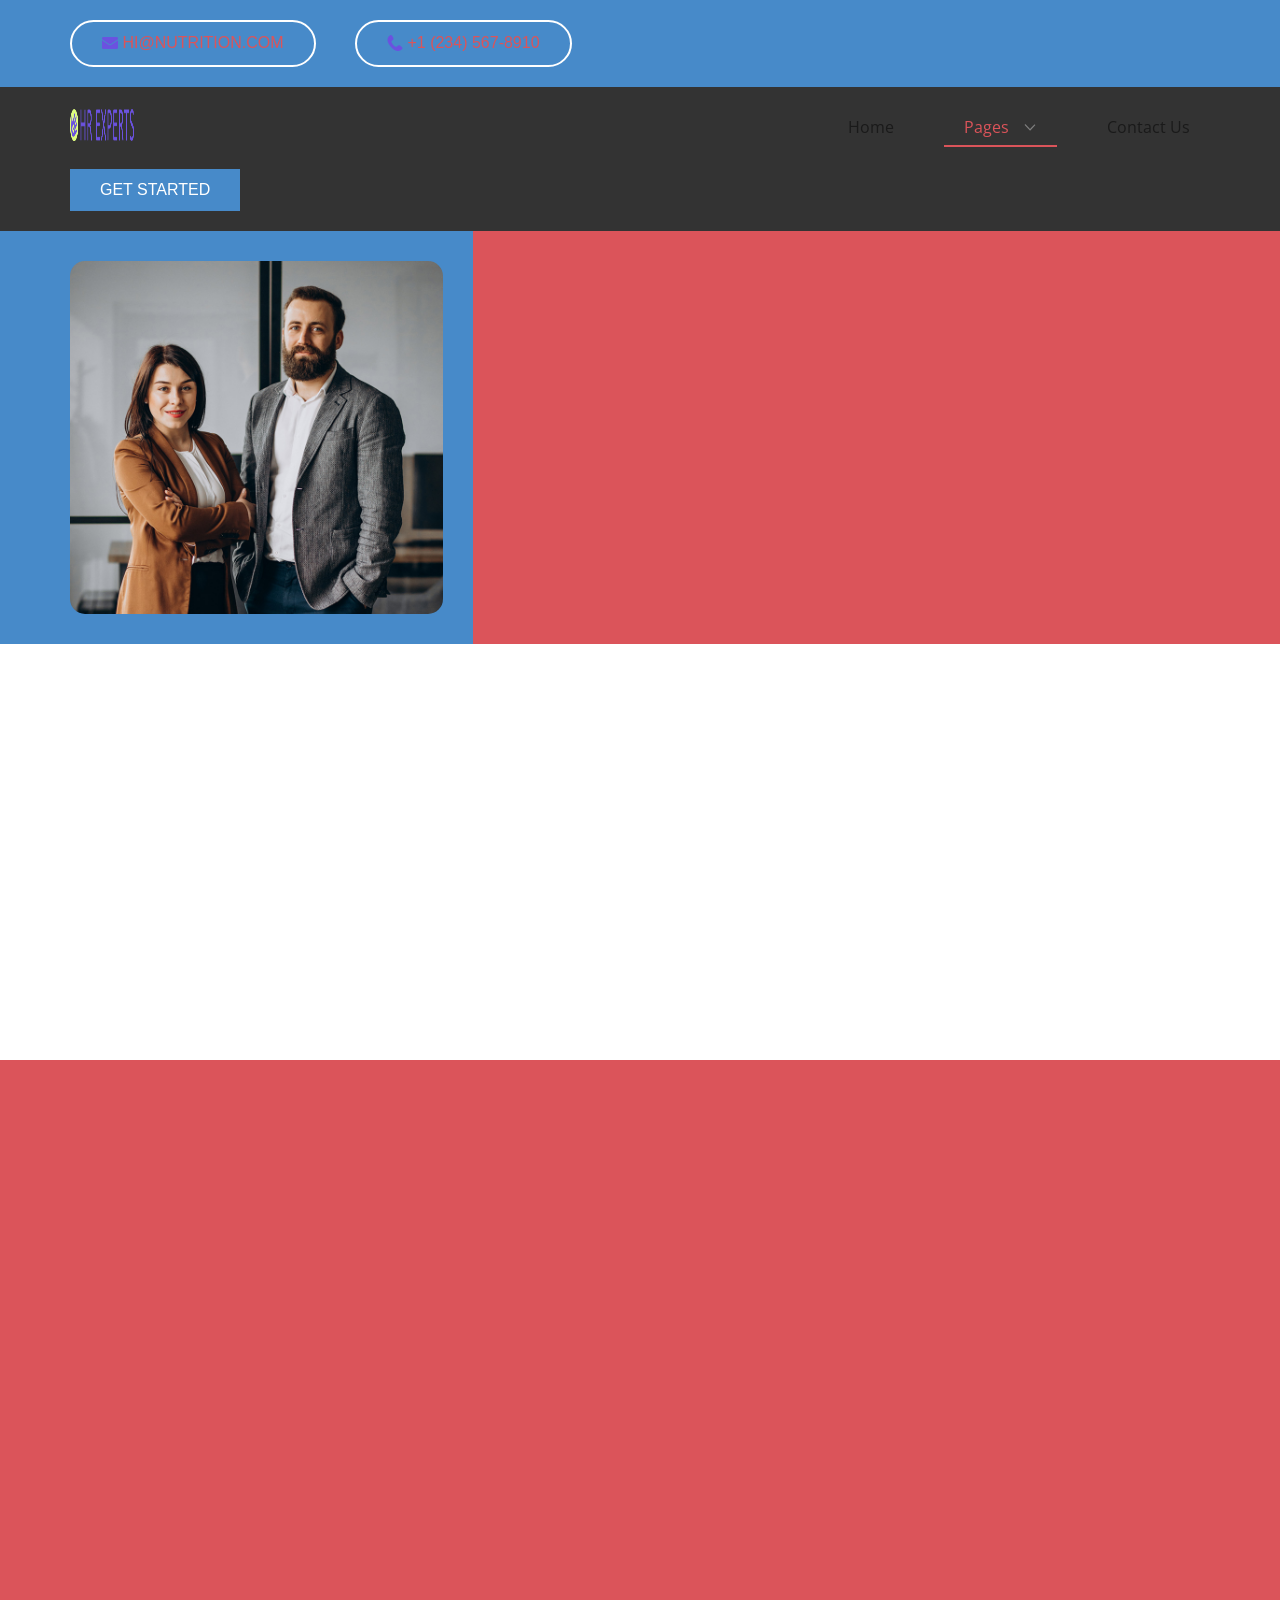
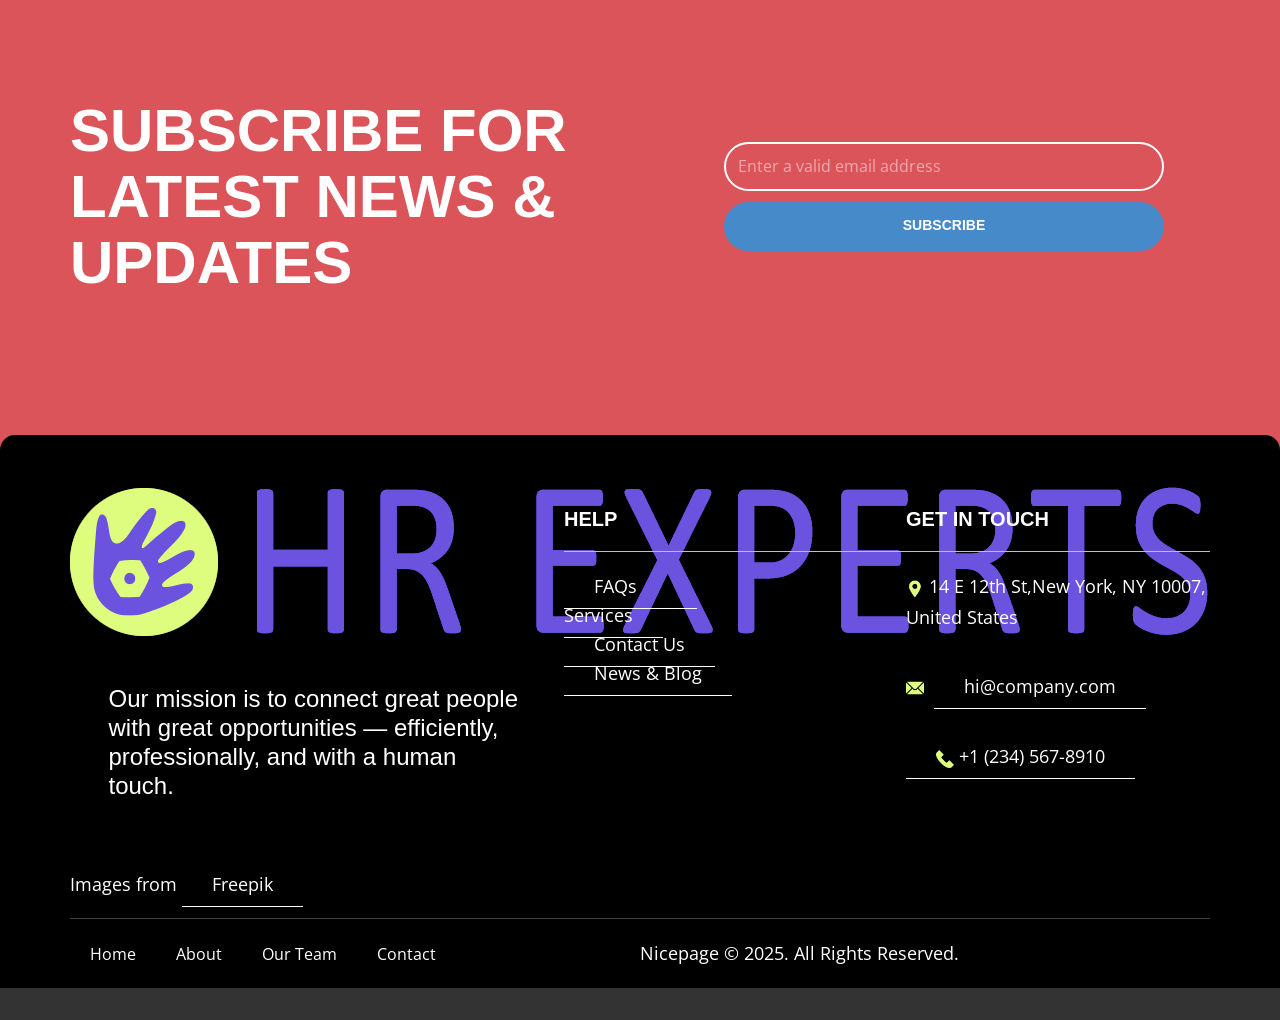
<file: Team.html>
<!DOCTYPE html>
<html style="font-size: 16px;" lang="en"><head>
    <meta name="viewport" content="width=device-width, initial-scale=1.0">
    <meta charset="utf-8">
    <meta name="keywords" content="Our Team​, Our Amazing Team, ​Subscribe for latest news &amp;amp; updates">
    <meta name="description" content="">
    <title>Team</title>
    <link rel="stylesheet" href="nicepage.css" media="screen">
<link rel="stylesheet" href="Team.css" media="screen">
    <script class="u-script" type="text/javascript" src="jquery.js" defer=""></script>
    <script class="u-script" type="text/javascript" src="nicepage.js" defer=""></script>
    <meta name="generator" content="Nicepage 8.4.0, nicepage.com">
    
    
    
    
    
    
    <link id="u-page-google-font" rel="stylesheet" href="https://fonts.googleapis.com/css2?display=swap&amp;family=Open+Sans:ital,wght@0,300;0,400;0,500;0,600;0,700;0,800;1,300;1,400;1,500;1,600;1,700;1,800&amp;family=Bricolage+Grotesque:wght@200;300;400;500;600;700;800">
    <script type="application/ld+json">{
		"@context": "http://schema.org",
		"@type": "Organization",
		"name": "",
		"logo": "images/hr-logo.png",
		"sameAs": [
				"https://facebook.com/name",
				"https://twitter.com/name",
				"https://instagram.com/name",
				"https://facebook.com/name",
				"https://twitter.com/name",
				"https://instagram.com/name"
		]
}</script>
    <meta name="theme-color" content="#defd7f">
    <meta name="twitter:site" content="@">
    <meta name="twitter:card" content="summary_large_image">
    <meta name="twitter:title" content="Team">
    <meta name="twitter:description" content="">
    <meta property="og:title" content="Team">
    <meta property="og:type" content="website">
  <meta name="referrer" content="origin"><meta data-intl-tel-input-cdn-path="intlTelInput/"></head>
  <body data-path-to-root="./" data-include-products="false" class="u-body u-xl-mode" data-lang="en"><header class="u-border-no-bottom u-border-no-left u-border-no-right u-border-no-top u-clearfix u-header u-section-row-container" id="header" style="background-image: none"><div class="u-section-rows">
        <div class="u-clearfix u-palette-1-base u-section-row u-section-row-1">
          <div class="u-clearfix u-sheet u-valign-middle-sm u-valign-middle-xs u-sheet-1">
            <div class="data-layout-selected u-clearfix u-expanded-width u-gutter-0 u-layout-custom-sm u-layout-custom-xs u-layout-wrap u-layout-wrap-1">
              <div class="u-gutter-0 u-layout">
                <div class="u-layout-row">
                  <div class="u-container-align-left u-container-style u-layout-cell u-shape-rectangle u-size-15-lg u-size-15-md u-size-15-xl u-size-30-sm u-size-30-xs u-layout-cell-1">
                    <div class="u-container-layout u-valign-middle u-container-layout-1">
                      <a href="mailto:hi@car.repair.com" class="u-active-none u-align-left u-border-active-palette-1-base u-border-hover-white u-btn u-button-link u-button-style u-hover-none u-none u-text-active-palette-2-dark-3 u-text-hover-palette-2-dark-3 u-text-palette-2-base u-btn-1" data-animation-name="" data-animation-duration="0" data-animation-delay="0" data-animation-direction=""><span class="u-file-icon u-icon u-text-palette-2-base u-icon-1"><img src="images/2099199-a014f34f.png" alt=""></span>&nbsp;hi@nutrition.com
                      </a>
                    </div>
                  </div>
                  <div class="u-container-align-left u-container-style u-layout-cell u-shape-rectangle u-size-17-lg u-size-17-md u-size-17-xl u-size-30-sm u-size-30-xs u-layout-cell-2">
                    <div class="u-container-layout u-valign-middle u-container-layout-2">
                      <a href="tel:+12345678910" class="u-active-none u-align-left u-border-active-palette-1-base u-border-hover-white u-btn u-button-link u-button-style u-hover-none u-none u-text-active-palette-2-dark-3 u-text-hover-palette-2-dark-3 u-text-palette-2-base u-btn-2" data-animation-name="" data-animation-duration="0" data-animation-delay="0" data-animation-direction=""><span class="u-file-icon u-icon u-text-palette-2-base"><img src="images/1257-2ae193ba.png" alt=""></span>&nbsp;​+1 (234) 567-8910
                      </a>
                    </div>
                  </div>
                  <div class="u-container-style u-hidden-sm u-hidden-xs u-layout-cell u-shape-rectangle u-size-16-md u-size-18-lg u-size-18-xl u-size-30-sm u-size-30-xs u-layout-cell-3">
                    <div class="u-container-layout u-container-layout-3"></div>
                  </div>
                  <div class="u-container-align-left-sm u-container-align-left-xs u-container-align-right-lg u-container-align-right-md u-container-align-right-xl u-container-style u-layout-cell u-size-10-lg u-size-10-xl u-size-12-md u-size-30-sm u-size-30-xs u-layout-cell-4">
                    <div class="u-container-layout u-valign-middle u-container-layout-4">
                      <div class="u-social-icons u-social-icons-1">
                        <a class="u-social-url" title="facebook" target="_blank" href="https://facebook.com/name"><span class="u-icon u-social-facebook u-social-icon u-text-palette-2-base u-icon-3"><svg class="u-svg-link" preserveAspectRatio="xMidYMin slice" viewBox="0 0 112 112" style=""><use xlink:href="#svg-e935"></use></svg><svg class="u-svg-content" viewBox="0 0 112 112" x="0" y="0" id="svg-e935"><path fill="currentColor" d="M75.5,28.8H65.4c-1.5,0-4,0.9-4,4.3v9.4h13.9l-1.5,15.8H61.4v45.1H42.8V58.3h-8.8V42.4h8.8V32.2
c0-7.4,3.4-18.8,18.8-18.8h13.8v15.4H75.5z"></path></svg></span>
                        </a>
                        <a class="u-social-url" title="twitter" target="_blank" href="https://twitter.com/name"><span class="u-icon u-social-icon u-social-twitter u-text-palette-2-base u-icon-4"><svg class="u-svg-link" preserveAspectRatio="xMidYMin slice" viewBox="0 0 112.2 112.2" style=""><use xlink:href="#svg-b4b3"></use></svg><svg class="u-svg-content" viewBox="0 0 112.2 112.2" x="0px" y="0px" id="svg-b4b3"><path d="M67.1,49.1L98.6,16h-12L62,42L43.2,16H11l32.8,45.2L11,96h11.6l26.3-27.7L69.1,96H101L67.1,49.1z M55,61.9l-5.1-7L27.5,24.4
	h11.4l17.3,23.8l5.1,7.1l23.4,32.2H73.8L55,61.9z"></path></svg></span>
                        </a>
                        <a class="u-social-url" title="instagram" target="_blank" href="https://instagram.com/name"><span class="u-icon u-social-icon u-social-instagram u-text-palette-2-base u-icon-5"><svg class="u-svg-link" preserveAspectRatio="xMidYMin slice" viewBox="0 0 112 112" style=""><use xlink:href="#svg-f50c"></use></svg><svg class="u-svg-content" viewBox="0 0 112 112" x="0" y="0" id="svg-f50c"><path fill="currentColor" d="M55.9,32.9c-12.8,0-23.2,10.4-23.2,23.2s10.4,23.2,23.2,23.2s23.2-10.4,23.2-23.2S68.7,32.9,55.9,32.9z
	 M55.9,69.4c-7.4,0-13.3-6-13.3-13.3c-0.1-7.4,6-13.3,13.3-13.3s13.3,6,13.3,13.3C69.3,63.5,63.3,69.4,55.9,69.4z"></path><path fill="currentColor" d="M78.2,11H33.5C21,11,10.8,21.3,10.8,33.7v44.7c0,12.6,10.2,22.8,22.7,22.8h44.7c12.6,0,22.7-10.2,22.7-22.7
	V33.7C100.8,21.1,90.6,11,78.2,11z M91,78.4c0,7.1-5.8,12.8-12.8,12.8H33.5c-7.1,0-12.8-5.8-12.8-12.8V33.7
	c0-7.1,5.8-12.8,12.8-12.8h44.7c7.1,0,12.8,5.8,12.8,12.8V78.4z"></path></svg></span>
                        </a>
                      </div>
                    </div>
                  </div>
                </div>
              </div>
            </div>
          </div>
          
          
          
          
          
        </div>
        <div class="u-clearfix u-section-row" data-animation-name="" data-animation-duration="0" data-animation-delay="0" data-animation-direction="">
          <div class="u-clearfix u-sheet u-valign-middle-lg u-valign-middle-md u-valign-middle-sm u-valign-middle-xs u-sheet-2">
            <a href="#" class="u-enable-responsive u-image u-logo u-image-1" data-image-width="1138" data-image-height="149">
              <img src="images/hr-logo.png" class="u-logo-image u-logo-image-1">
            </a>
            <nav class="u-dropdown-icon u-menu u-menu-dropdown u-offcanvas u-menu-1" data-responsive-from="MD" role="navigation">
              <div class="menu-collapse" style="font-size: 1rem; letter-spacing: 0px; font-weight: 600;">
                <a class="u-button-style u-custom-active-border-color u-custom-border u-custom-border-color u-custom-borders u-custom-hover-border-color u-custom-left-right-menu-spacing u-custom-padding-bottom u-custom-text-active-color u-custom-text-color u-custom-text-hover-color u-custom-top-bottom-menu-spacing u-hamburger-link u-nav-link u-text-active-palette-1-dark-3 u-text-hover-palette-1-dark-3 u-text-palette-2-base" href="#" tabindex="-1" aria-label="Open menu" aria-controls="f711">
                  <svg class="u-svg-link" viewBox="0 0 24 24"><use xlink:href="#menu-hamburger"></use></svg>
                  <svg class="u-svg-content" version="1.1" id="menu-hamburger" viewBox="0 0 16 16" x="0px" y="0px" xmlns:xlink="http://www.w3.org/1999/xlink" xmlns="http://www.w3.org/2000/svg"><g><rect y="1" width="16" height="2"></rect><rect y="7" width="16" height="2"></rect><rect y="13" width="16" height="2"></rect>
</g></svg>
                </a>
              </div>
              <div class="u-custom-menu u-nav-container">
                <ul class="u-nav u-spacing-30 u-unstyled u-nav-1" role="menubar"><li role="none" class="u-nav-item"><a role="menuitem" class="u-border-2 u-border-active-palette-2-base u-border-hover-palette-2-base u-border-no-left u-border-no-right u-border-no-top u-button-style u-nav-link u-text-active-palette-2-base u-text-grey-90 u-text-hover-grey-90 u-nav-link-2" href="./">Home</a>
</li><li role="none" class="u-nav-item"><a tabindex="-1" role="menuitem" class="u-border-2 u-border-active-palette-2-base u-border-hover-palette-2-base u-border-no-left u-border-no-right u-border-no-top u-button-style u-nav-link u-text-active-palette-2-base u-text-grey-90 u-text-hover-grey-90 u-nav-link-2" aria-haspopup="true" aria-current="page">Pages</a><div class="u-nav-popup"><ul role="menu" class="u-h-spacing-22 u-nav u-unstyled u-v-spacing-12" aria-label="Pages menu"><li role="none" class="u-nav-item"><a role="menuitem" class="u-active-palette-1-light-3 u-button-style u-hover-palette-1-light-3 u-nav-link u-text-active-palette-2-base u-text-black u-text-hover-palette-2-base u-white" href="About.html">About Us</a>
</li><li role="none" class="u-nav-item"><a role="menuitem" class="u-active-palette-1-light-3 u-button-style u-hover-palette-1-light-3 u-nav-link u-text-active-palette-2-base u-text-black u-text-hover-palette-2-base u-white" href="Services.html">Our Services</a>
</li><li role="none" class="u-nav-item"><a role="menuitem" class="u-active-palette-1-light-3 u-button-style u-hover-palette-1-light-3 u-nav-link u-text-active-palette-2-base u-text-black u-text-hover-palette-2-base u-white" href="FAQ-Page.html">FAQ</a>
</li><li role="none" class="u-nav-item"><a role="menuitem" class="u-active-palette-1-light-3 u-button-style u-hover-palette-1-light-3 u-nav-link u-text-active-palette-2-base u-text-black u-text-hover-palette-2-base u-white" href="Blog.html">Blog Page</a>
</li><li role="none" class="u-nav-item"><a role="menuitem" class="u-active-palette-1-light-3 u-button-style u-hover-palette-1-light-3 u-nav-link u-text-active-palette-2-base u-text-black u-text-hover-palette-2-base u-white" href="Team.html">Our Team</a>
</li></ul>
</div>
</li><li role="none" class="u-nav-item"><a role="menuitem" class="u-border-2 u-border-active-palette-2-base u-border-hover-palette-2-base u-border-no-left u-border-no-right u-border-no-top u-button-style u-nav-link u-text-active-palette-2-base u-text-grey-90 u-text-hover-grey-90 u-nav-link-2" href="Contact.html">Contact Us</a>
</li></ul>
              </div>
              <div class="u-custom-menu u-nav-container-collapse" id="f711" role="region" aria-label="Menu panel">
                <div class="u-black u-container-style u-inner-container-layout u-opacity u-opacity-95 u-sidenav">
                  <div class="u-inner-container-layout u-sidenav-overflow">
                    <div class="u-menu-close" tabindex="-1" aria-label="Close menu"></div>
                    <ul class="u-align-center u-nav u-popupmenu-items u-unstyled u-nav-3" role="menubar"><li role="none" class="u-nav-item"><a role="menuitem" class="u-button-style u-nav-link" href="./">Home</a>
</li><li role="none" class="u-nav-item"><a tabindex="-1" role="menuitem" class="u-button-style u-nav-link" aria-haspopup="true" aria-current="page">Pages</a><div class="u-nav-popup"><ul role="menu" class="u-h-spacing-22 u-nav u-unstyled u-v-spacing-12" aria-label="Pages menu"><li role="none" class="u-nav-item"><a role="menuitem" class="u-button-style u-nav-link" href="About.html">About Us</a>
</li><li role="none" class="u-nav-item"><a role="menuitem" class="u-button-style u-nav-link" href="Services.html">Our Services</a>
</li><li role="none" class="u-nav-item"><a role="menuitem" class="u-button-style u-nav-link" href="FAQ-Page.html">FAQ</a>
</li><li role="none" class="u-nav-item"><a role="menuitem" class="u-button-style u-nav-link" href="Blog.html">Blog Page</a>
</li><li role="none" class="u-nav-item"><a role="menuitem" class="u-button-style u-nav-link" href="Team.html">Our Team</a>
</li></ul>
</div>
</li><li role="none" class="u-nav-item"><a role="menuitem" class="u-button-style u-nav-link" href="Contact.html">Contact Us</a>
</li></ul>
                  </div>
                </div>
                <div class="u-black u-menu-overlay u-opacity u-opacity-70"></div>
              </div>
              <style class="menu-style">@media (max-width: 939px) {
                    [data-responsive-from="MD"] .u-nav-container {
                        display: none;
                    }
                    [data-responsive-from="MD"] .menu-collapse {
                        display: block;
                    }
                }</style>
            </nav>
            <a href="" class="u-align-left-xs u-btn u-btn-round u-button-style u-hover-palette-1-light-1 u-palette-1-base u-radius u-btn-3" data-animation-name="" data-animation-duration="0" data-animation-delay="0" data-animation-direction="">Get Started </a>
          </div>
          
          
          
          
          
        </div>
      </div></header>
    <section class="u-clearfix u-palette-1-base u-valign-middle u-section-1" id="block-1">
      <div class="custom-expanded data-layout-selected u-clearfix u-layout-wrap u-layout-wrap-1">
        <div class="u-layout">
          <div class="u-layout-row">
            <div class="u-container-style u-layout-cell u-palette-1-base u-size-20 u-layout-cell-1">
              <div class="u-container-layout u-valign-top u-container-layout-1">
                <img class="u-expanded-width u-image u-image-round u-radius u-image-1" src="images/business-partners-together-9.jpg" alt="" data-image-width="800" data-image-height="939">
              </div>
            </div>
            <div class="u-container-align-left u-container-style u-layout-cell u-palette-2-base u-shape-rectangle u-size-40 u-layout-cell-2">
              <div class="u-container-layout u-valign-middle u-container-layout-2">
                <h1 class="u-align-left u-text u-text-palette-1-light-1 u-text-1" data-animation-name="customAnimationIn" data-animation-duration="1000" data-animation-delay="200">Our Team </h1>
                <h5 class="u-align-left u-text u-text-2" data-animation-name="customAnimationIn" data-animation-duration="1000" data-animation-delay="200"> Meet the People Behind Your Success</h5>
                <a href="" class="u-active-white u-align-left u-border-none u-btn u-btn-round u-button-style u-hover-white u-palette-1-base u-radius u-btn-1" data-animation-name="customAnimationIn" data-animation-duration="1000" data-animation-delay="200">contact us&nbsp;&nbsp;<span class="u-file-icon u-icon u-text-palette-2-base u-icon-1"><img src="images/327664-f0ff6bb9.png" alt=""></span>
                </a>
              </div>
            </div>
          </div>
        </div>
      </div>
    </section>
    <section class="u-align-center u-clearfix u-container-align-center u-container-align-center-lg u-container-align-center-md u-container-align-center-xl u-palette-2-base u-valign-top-lg u-section-2" id="block-2">
      <div class="custom-expanded u-container-align-center u-container-style u-group u-shape-rectangle u-white u-group-1">
        <div class="u-container-layout u-valign-top u-container-layout-1">
          <h2 class="u-align-center u-text u-text-default u-text-1" data-animation-name="customAnimationIn" data-animation-duration="1000">Our Amazing Team</h2>
        </div>
      </div>
      <div class="u-list u-list-1">
        <div class="u-repeater u-repeater-1">
          <div class="u-container-align-center u-container-style u-list-item u-radius u-repeater-item u-shape-round u-white u-list-item-1" data-animation-name="customAnimationIn" data-animation-duration="1500" data-animation-delay="500">
            <div class="u-container-layout u-similar-container u-valign-top u-container-layout-2">
              <div alt="" class="custom-expanded u-image u-image-circle u-image-1" data-image-width="626" data-image-height="417" data-animation-name="customAnimationIn" data-animation-duration="1250" data-animation-delay="250"></div>
              <h5 class="u-align-center u-text u-text-2">Nat Reynolds</h5>
              <h6 class="u-align-center u-custom-font u-text u-text-font u-text-3"> Worldwide Partner</h6>
              <div class="u-social-icons u-social-icons-1">
                <a class="u-social-url" title="facebook" target="_blank" href="https://facebook.com/name"><span class="u-icon u-icon-circle u-social-facebook u-social-icon u-text-black u-icon-1"><svg class="u-svg-link" preserveAspectRatio="xMidYMin slice" viewBox="0 0 112 112" style=""><use xlink:href="#svg-20a0"></use></svg><svg class="u-svg-content" viewBox="0 0 112 112" x="0" y="0" id="svg-20a0"><path fill="currentColor" d="M75.5,28.8H65.4c-1.5,0-4,0.9-4,4.3v9.4h13.9l-1.5,15.8H61.4v45.1H42.8V58.3h-8.8V42.4h8.8V32.2
	c0-7.4,3.4-18.8,18.8-18.8h13.8v15.4H75.5z"></path></svg></span>
                </a>
                <a class="u-social-url" title="twitter" target="_blank" href="https://twitter.com/name"><span class="u-icon u-icon-circle u-social-icon u-social-twitter u-text-black u-icon-2"><svg class="u-svg-link" preserveAspectRatio="xMidYMin slice" viewBox="0 0 112 112" style=""><use xlink:href="#svg-7f7d"></use></svg><svg class="u-svg-content" viewBox="0 0 112 112" x="0" y="0" id="svg-7f7d"><path fill="currentColor" d="M92.2,38.2c0,0.8,0,1.6,0,2.3c0,24.3-18.6,52.4-52.6,52.4c-10.6,0.1-20.2-2.9-28.5-8.2
	c1.4,0.2,2.9,0.2,4.4,0.2c8.7,0,16.7-2.9,23-7.9c-8.1-0.2-14.9-5.5-17.3-12.8c1.1,0.2,2.4,0.2,3.4,0.2c1.6,0,3.3-0.2,4.8-0.7
	c-8.4-1.6-14.9-9.2-14.9-18c0-0.2,0-0.2,0-0.2c2.5,1.4,5.4,2.2,8.4,2.3c-5-3.3-8.3-8.9-8.3-15.4c0-3.4,1-6.5,2.5-9.2
	c9.1,11.1,22.7,18.5,38,19.2c-0.2-1.4-0.4-2.8-0.4-4.3c0.1-10,8.3-18.2,18.5-18.2c5.4,0,10.1,2.2,13.5,5.7c4.3-0.8,8.1-2.3,11.7-4.5
	c-1.4,4.3-4.3,7.9-8.1,10.1c3.7-0.4,7.3-1.4,10.6-2.9C98.9,32.3,95.7,35.5,92.2,38.2z"></path></svg></span>
                </a>
                <a class="u-social-url" title="instagram" target="_blank" href="https://www.instagram.com/name"><span class="u-icon u-icon-circle u-social-icon u-social-instagram u-text-black u-icon-3"><svg class="u-svg-link" preserveAspectRatio="xMidYMin slice" viewBox="0 0 112 112" style=""><use xlink:href="#svg-70f6"></use></svg><svg class="u-svg-content" viewBox="0 0 112 112" x="0" y="0" id="svg-70f6"><path fill="currentColor" d="M55.9,32.9c-12.8,0-23.2,10.4-23.2,23.2s10.4,23.2,23.2,23.2s23.2-10.4,23.2-23.2S68.7,32.9,55.9,32.9z
	 M55.9,69.4c-7.4,0-13.3-6-13.3-13.3c-0.1-7.4,6-13.3,13.3-13.3s13.3,6,13.3,13.3C69.3,63.5,63.3,69.4,55.9,69.4z"></path><path fill="#FFFFFF" d="M79.7,26.8c-3,0-5.4,2.5-5.4,5.4s2.5,5.4,5.4,5.4c3,0,5.4-2.5,5.4-5.4S82.7,26.8,79.7,26.8z"></path><path fill="currentColor" d="M78.2,11H33.5C21,11,10.8,21.3,10.8,33.7v44.7c0,12.6,10.2,22.8,22.7,22.8h44.7c12.6,0,22.7-10.2,22.7-22.7
	V33.7C100.8,21.1,90.6,11,78.2,11z M91,78.4c0,7.1-5.8,12.8-12.8,12.8H33.5c-7.1,0-12.8-5.8-12.8-12.8V33.7
	c0-7.1,5.8-12.8,12.8-12.8h44.7c7.1,0,12.8,5.8,12.8,12.8V78.4z"></path></svg></span>
                </a>
              </div>
            </div>
          </div>
          <div class="u-container-align-center u-container-style u-list-item u-radius u-repeater-item u-shape-round u-video-cover u-white u-list-item-2" data-animation-name="customAnimationIn" data-animation-duration="1500" data-animation-delay="500">
            <div class="u-container-layout u-similar-container u-valign-top u-container-layout-3">
              <div alt="" class="custom-expanded u-image u-image-circle u-image-2" data-image-width="626" data-image-height="417" data-animation-name="customAnimationIn" data-animation-duration="1250" data-animation-delay="250"></div>
              <h5 class="u-align-center u-text u-text-4"> Jennie Roberts</h5>
              <h6 class="u-align-center u-custom-font u-text u-text-font u-text-5"> Partner</h6>
              <div class="u-social-icons u-social-icons-2">
                <a class="u-social-url" title="facebook" target="_blank" href="https://facebook.com/name"><span class="u-icon u-icon-circle u-social-facebook u-social-icon u-text-black u-icon-4"><svg class="u-svg-link" preserveAspectRatio="xMidYMin slice" viewBox="0 0 112 112" style=""><use xlink:href="#svg-20a0"></use></svg><svg class="u-svg-content" viewBox="0 0 112 112" x="0" y="0" id="svg-20a0"><path fill="currentColor" d="M75.5,28.8H65.4c-1.5,0-4,0.9-4,4.3v9.4h13.9l-1.5,15.8H61.4v45.1H42.8V58.3h-8.8V42.4h8.8V32.2
	c0-7.4,3.4-18.8,18.8-18.8h13.8v15.4H75.5z"></path></svg></span>
                </a>
                <a class="u-social-url" title="twitter" target="_blank" href="https://twitter.com/name"><span class="u-icon u-icon-circle u-social-icon u-social-twitter u-text-black u-icon-5"><svg class="u-svg-link" preserveAspectRatio="xMidYMin slice" viewBox="0 0 112 112" style=""><use xlink:href="#svg-7f7d"></use></svg><svg class="u-svg-content" viewBox="0 0 112 112" x="0" y="0" id="svg-7f7d"><path fill="currentColor" d="M92.2,38.2c0,0.8,0,1.6,0,2.3c0,24.3-18.6,52.4-52.6,52.4c-10.6,0.1-20.2-2.9-28.5-8.2
	c1.4,0.2,2.9,0.2,4.4,0.2c8.7,0,16.7-2.9,23-7.9c-8.1-0.2-14.9-5.5-17.3-12.8c1.1,0.2,2.4,0.2,3.4,0.2c1.6,0,3.3-0.2,4.8-0.7
	c-8.4-1.6-14.9-9.2-14.9-18c0-0.2,0-0.2,0-0.2c2.5,1.4,5.4,2.2,8.4,2.3c-5-3.3-8.3-8.9-8.3-15.4c0-3.4,1-6.5,2.5-9.2
	c9.1,11.1,22.7,18.5,38,19.2c-0.2-1.4-0.4-2.8-0.4-4.3c0.1-10,8.3-18.2,18.5-18.2c5.4,0,10.1,2.2,13.5,5.7c4.3-0.8,8.1-2.3,11.7-4.5
	c-1.4,4.3-4.3,7.9-8.1,10.1c3.7-0.4,7.3-1.4,10.6-2.9C98.9,32.3,95.7,35.5,92.2,38.2z"></path></svg></span>
                </a>
                <a class="u-social-url" title="instagram" target="_blank" href="https://www.instagram.com/name"><span class="u-icon u-icon-circle u-social-icon u-social-instagram u-text-black u-icon-6"><svg class="u-svg-link" preserveAspectRatio="xMidYMin slice" viewBox="0 0 112 112" style=""><use xlink:href="#svg-70f6"></use></svg><svg class="u-svg-content" viewBox="0 0 112 112" x="0" y="0" id="svg-70f6"><path fill="currentColor" d="M55.9,32.9c-12.8,0-23.2,10.4-23.2,23.2s10.4,23.2,23.2,23.2s23.2-10.4,23.2-23.2S68.7,32.9,55.9,32.9z
	 M55.9,69.4c-7.4,0-13.3-6-13.3-13.3c-0.1-7.4,6-13.3,13.3-13.3s13.3,6,13.3,13.3C69.3,63.5,63.3,69.4,55.9,69.4z"></path><path fill="#FFFFFF" d="M79.7,26.8c-3,0-5.4,2.5-5.4,5.4s2.5,5.4,5.4,5.4c3,0,5.4-2.5,5.4-5.4S82.7,26.8,79.7,26.8z"></path><path fill="currentColor" d="M78.2,11H33.5C21,11,10.8,21.3,10.8,33.7v44.7c0,12.6,10.2,22.8,22.7,22.8h44.7c12.6,0,22.7-10.2,22.7-22.7
	V33.7C100.8,21.1,90.6,11,78.2,11z M91,78.4c0,7.1-5.8,12.8-12.8,12.8H33.5c-7.1,0-12.8-5.8-12.8-12.8V33.7
	c0-7.1,5.8-12.8,12.8-12.8h44.7c7.1,0,12.8,5.8,12.8,12.8V78.4z"></path></svg></span>
                </a>
              </div>
            </div>
          </div>
          <div class="u-container-align-center u-container-style u-list-item u-radius u-repeater-item u-shape-round u-video-cover u-white u-list-item-3" data-animation-name="customAnimationIn" data-animation-duration="1500" data-animation-delay="500">
            <div class="u-container-layout u-similar-container u-valign-top u-container-layout-4">
              <div alt="" class="custom-expanded u-image u-image-circle u-image-3" data-image-width="626" data-image-height="417" data-animation-name="customAnimationIn" data-animation-duration="1250" data-animation-delay="250"></div>
              <h5 class="u-align-center u-text u-text-6"> Ann Richmond</h5>
              <h6 class="u-align-center u-custom-font u-text u-text-font u-text-7"> Partner</h6>
              <div class="u-social-icons u-social-icons-3">
                <a class="u-social-url" title="facebook" target="_blank" href="https://facebook.com/name"><span class="u-icon u-icon-circle u-social-facebook u-social-icon u-text-black u-icon-7"><svg class="u-svg-link" preserveAspectRatio="xMidYMin slice" viewBox="0 0 112 112" style=""><use xlink:href="#svg-20a0"></use></svg><svg class="u-svg-content" viewBox="0 0 112 112" x="0" y="0" id="svg-20a0"><path fill="currentColor" d="M75.5,28.8H65.4c-1.5,0-4,0.9-4,4.3v9.4h13.9l-1.5,15.8H61.4v45.1H42.8V58.3h-8.8V42.4h8.8V32.2
	c0-7.4,3.4-18.8,18.8-18.8h13.8v15.4H75.5z"></path></svg></span>
                </a>
                <a class="u-social-url" title="twitter" target="_blank" href="https://twitter.com/name"><span class="u-icon u-icon-circle u-social-icon u-social-twitter u-text-black u-icon-8"><svg class="u-svg-link" preserveAspectRatio="xMidYMin slice" viewBox="0 0 112 112" style=""><use xlink:href="#svg-7f7d"></use></svg><svg class="u-svg-content" viewBox="0 0 112 112" x="0" y="0" id="svg-7f7d"><path fill="currentColor" d="M92.2,38.2c0,0.8,0,1.6,0,2.3c0,24.3-18.6,52.4-52.6,52.4c-10.6,0.1-20.2-2.9-28.5-8.2
	c1.4,0.2,2.9,0.2,4.4,0.2c8.7,0,16.7-2.9,23-7.9c-8.1-0.2-14.9-5.5-17.3-12.8c1.1,0.2,2.4,0.2,3.4,0.2c1.6,0,3.3-0.2,4.8-0.7
	c-8.4-1.6-14.9-9.2-14.9-18c0-0.2,0-0.2,0-0.2c2.5,1.4,5.4,2.2,8.4,2.3c-5-3.3-8.3-8.9-8.3-15.4c0-3.4,1-6.5,2.5-9.2
	c9.1,11.1,22.7,18.5,38,19.2c-0.2-1.4-0.4-2.8-0.4-4.3c0.1-10,8.3-18.2,18.5-18.2c5.4,0,10.1,2.2,13.5,5.7c4.3-0.8,8.1-2.3,11.7-4.5
	c-1.4,4.3-4.3,7.9-8.1,10.1c3.7-0.4,7.3-1.4,10.6-2.9C98.9,32.3,95.7,35.5,92.2,38.2z"></path></svg></span>
                </a>
                <a class="u-social-url" title="instagram" target="_blank" href="https://www.instagram.com/name"><span class="u-icon u-icon-circle u-social-icon u-social-instagram u-text-black u-icon-9"><svg class="u-svg-link" preserveAspectRatio="xMidYMin slice" viewBox="0 0 112 112" style=""><use xlink:href="#svg-70f6"></use></svg><svg class="u-svg-content" viewBox="0 0 112 112" x="0" y="0" id="svg-70f6"><path fill="currentColor" d="M55.9,32.9c-12.8,0-23.2,10.4-23.2,23.2s10.4,23.2,23.2,23.2s23.2-10.4,23.2-23.2S68.7,32.9,55.9,32.9z
	 M55.9,69.4c-7.4,0-13.3-6-13.3-13.3c-0.1-7.4,6-13.3,13.3-13.3s13.3,6,13.3,13.3C69.3,63.5,63.3,69.4,55.9,69.4z"></path><path fill="#FFFFFF" d="M79.7,26.8c-3,0-5.4,2.5-5.4,5.4s2.5,5.4,5.4,5.4c3,0,5.4-2.5,5.4-5.4S82.7,26.8,79.7,26.8z"></path><path fill="currentColor" d="M78.2,11H33.5C21,11,10.8,21.3,10.8,33.7v44.7c0,12.6,10.2,22.8,22.7,22.8h44.7c12.6,0,22.7-10.2,22.7-22.7
	V33.7C100.8,21.1,90.6,11,78.2,11z M91,78.4c0,7.1-5.8,12.8-12.8,12.8H33.5c-7.1,0-12.8-5.8-12.8-12.8V33.7
	c0-7.1,5.8-12.8,12.8-12.8h44.7c7.1,0,12.8,5.8,12.8,12.8V78.4z"></path></svg></span>
                </a>
              </div>
            </div>
          </div>
          <div class="u-container-align-center u-container-style u-list-item u-radius u-repeater-item u-shape-round u-video-cover u-white u-list-item-4" data-animation-name="customAnimationIn" data-animation-duration="1500" data-animation-delay="500">
            <div class="u-container-layout u-similar-container u-valign-top u-container-layout-5">
              <div alt="" class="custom-expanded u-image u-image-circle u-image-4" data-image-width="626" data-image-height="417" data-animation-name="customAnimationIn" data-animation-duration="1250" data-animation-delay="250"></div>
              <h5 class="u-align-center u-text u-text-8"> James Oliver</h5>
              <h6 class="u-align-center u-custom-font u-text u-text-font u-text-9"> Associate Partner</h6>
              <div class="u-social-icons u-social-icons-4">
                <a class="u-social-url" title="facebook" target="_blank" href="https://facebook.com/name"><span class="u-icon u-icon-circle u-social-facebook u-social-icon u-text-black u-icon-10"><svg class="u-svg-link" preserveAspectRatio="xMidYMin slice" viewBox="0 0 112 112" style=""><use xlink:href="#svg-20a0"></use></svg><svg class="u-svg-content" viewBox="0 0 112 112" x="0" y="0" id="svg-20a0"><path fill="currentColor" d="M75.5,28.8H65.4c-1.5,0-4,0.9-4,4.3v9.4h13.9l-1.5,15.8H61.4v45.1H42.8V58.3h-8.8V42.4h8.8V32.2
	c0-7.4,3.4-18.8,18.8-18.8h13.8v15.4H75.5z"></path></svg></span>
                </a>
                <a class="u-social-url" title="twitter" target="_blank" href="https://twitter.com/name"><span class="u-icon u-icon-circle u-social-icon u-social-twitter u-text-black u-icon-11"><svg class="u-svg-link" preserveAspectRatio="xMidYMin slice" viewBox="0 0 112 112" style=""><use xlink:href="#svg-7f7d"></use></svg><svg class="u-svg-content" viewBox="0 0 112 112" x="0" y="0" id="svg-7f7d"><path fill="currentColor" d="M92.2,38.2c0,0.8,0,1.6,0,2.3c0,24.3-18.6,52.4-52.6,52.4c-10.6,0.1-20.2-2.9-28.5-8.2
	c1.4,0.2,2.9,0.2,4.4,0.2c8.7,0,16.7-2.9,23-7.9c-8.1-0.2-14.9-5.5-17.3-12.8c1.1,0.2,2.4,0.2,3.4,0.2c1.6,0,3.3-0.2,4.8-0.7
	c-8.4-1.6-14.9-9.2-14.9-18c0-0.2,0-0.2,0-0.2c2.5,1.4,5.4,2.2,8.4,2.3c-5-3.3-8.3-8.9-8.3-15.4c0-3.4,1-6.5,2.5-9.2
	c9.1,11.1,22.7,18.5,38,19.2c-0.2-1.4-0.4-2.8-0.4-4.3c0.1-10,8.3-18.2,18.5-18.2c5.4,0,10.1,2.2,13.5,5.7c4.3-0.8,8.1-2.3,11.7-4.5
	c-1.4,4.3-4.3,7.9-8.1,10.1c3.7-0.4,7.3-1.4,10.6-2.9C98.9,32.3,95.7,35.5,92.2,38.2z"></path></svg></span>
                </a>
                <a class="u-social-url" title="instagram" target="_blank" href="https://www.instagram.com/name"><span class="u-icon u-icon-circle u-social-icon u-social-instagram u-text-black u-icon-12"><svg class="u-svg-link" preserveAspectRatio="xMidYMin slice" viewBox="0 0 112 112" style=""><use xlink:href="#svg-70f6"></use></svg><svg class="u-svg-content" viewBox="0 0 112 112" x="0" y="0" id="svg-70f6"><path fill="currentColor" d="M55.9,32.9c-12.8,0-23.2,10.4-23.2,23.2s10.4,23.2,23.2,23.2s23.2-10.4,23.2-23.2S68.7,32.9,55.9,32.9z
	 M55.9,69.4c-7.4,0-13.3-6-13.3-13.3c-0.1-7.4,6-13.3,13.3-13.3s13.3,6,13.3,13.3C69.3,63.5,63.3,69.4,55.9,69.4z"></path><path fill="#FFFFFF" d="M79.7,26.8c-3,0-5.4,2.5-5.4,5.4s2.5,5.4,5.4,5.4c3,0,5.4-2.5,5.4-5.4S82.7,26.8,79.7,26.8z"></path><path fill="currentColor" d="M78.2,11H33.5C21,11,10.8,21.3,10.8,33.7v44.7c0,12.6,10.2,22.8,22.7,22.8h44.7c12.6,0,22.7-10.2,22.7-22.7
	V33.7C100.8,21.1,90.6,11,78.2,11z M91,78.4c0,7.1-5.8,12.8-12.8,12.8H33.5c-7.1,0-12.8-5.8-12.8-12.8V33.7
	c0-7.1,5.8-12.8,12.8-12.8h44.7c7.1,0,12.8,5.8,12.8,12.8V78.4z"></path></svg></span>
                </a>
              </div>
            </div>
          </div>
          <div class="u-container-align-center u-container-style u-list-item u-radius u-repeater-item u-shape-round u-video-cover u-white u-list-item-5" data-animation-name="customAnimationIn" data-animation-duration="1500" data-animation-delay="500">
            <div class="u-container-layout u-similar-container u-valign-top u-container-layout-6">
              <div alt="" class="custom-expanded u-image u-image-circle u-image-5" data-image-width="626" data-image-height="417" data-animation-name="customAnimationIn" data-animation-duration="1250" data-animation-delay="250"></div>
              <h5 class="u-align-center u-text u-text-10"> Monica Pouli</h5>
              <h6 class="u-align-center u-custom-font u-text u-text-font u-text-11">Creative Leader</h6>
              <div class="u-social-icons u-social-icons-5">
                <a class="u-social-url" title="facebook" target="_blank" href="https://facebook.com/name"><span class="u-icon u-icon-circle u-social-facebook u-social-icon u-text-black u-icon-13"><svg class="u-svg-link" preserveAspectRatio="xMidYMin slice" viewBox="0 0 112 112" style=""><use xlink:href="#svg-20a0"></use></svg><svg class="u-svg-content" viewBox="0 0 112 112" x="0" y="0" id="svg-20a0"><path fill="currentColor" d="M75.5,28.8H65.4c-1.5,0-4,0.9-4,4.3v9.4h13.9l-1.5,15.8H61.4v45.1H42.8V58.3h-8.8V42.4h8.8V32.2
	c0-7.4,3.4-18.8,18.8-18.8h13.8v15.4H75.5z"></path></svg></span>
                </a>
                <a class="u-social-url" title="twitter" target="_blank" href="https://twitter.com/name"><span class="u-icon u-icon-circle u-social-icon u-social-twitter u-text-black u-icon-14"><svg class="u-svg-link" preserveAspectRatio="xMidYMin slice" viewBox="0 0 112 112" style=""><use xlink:href="#svg-7f7d"></use></svg><svg class="u-svg-content" viewBox="0 0 112 112" x="0" y="0" id="svg-7f7d"><path fill="currentColor" d="M92.2,38.2c0,0.8,0,1.6,0,2.3c0,24.3-18.6,52.4-52.6,52.4c-10.6,0.1-20.2-2.9-28.5-8.2
	c1.4,0.2,2.9,0.2,4.4,0.2c8.7,0,16.7-2.9,23-7.9c-8.1-0.2-14.9-5.5-17.3-12.8c1.1,0.2,2.4,0.2,3.4,0.2c1.6,0,3.3-0.2,4.8-0.7
	c-8.4-1.6-14.9-9.2-14.9-18c0-0.2,0-0.2,0-0.2c2.5,1.4,5.4,2.2,8.4,2.3c-5-3.3-8.3-8.9-8.3-15.4c0-3.4,1-6.5,2.5-9.2
	c9.1,11.1,22.7,18.5,38,19.2c-0.2-1.4-0.4-2.8-0.4-4.3c0.1-10,8.3-18.2,18.5-18.2c5.4,0,10.1,2.2,13.5,5.7c4.3-0.8,8.1-2.3,11.7-4.5
	c-1.4,4.3-4.3,7.9-8.1,10.1c3.7-0.4,7.3-1.4,10.6-2.9C98.9,32.3,95.7,35.5,92.2,38.2z"></path></svg></span>
                </a>
                <a class="u-social-url" title="instagram" target="_blank" href="https://www.instagram.com/name"><span class="u-icon u-icon-circle u-social-icon u-social-instagram u-text-black u-icon-15"><svg class="u-svg-link" preserveAspectRatio="xMidYMin slice" viewBox="0 0 112 112" style=""><use xlink:href="#svg-70f6"></use></svg><svg class="u-svg-content" viewBox="0 0 112 112" x="0" y="0" id="svg-70f6"><path fill="currentColor" d="M55.9,32.9c-12.8,0-23.2,10.4-23.2,23.2s10.4,23.2,23.2,23.2s23.2-10.4,23.2-23.2S68.7,32.9,55.9,32.9z
	 M55.9,69.4c-7.4,0-13.3-6-13.3-13.3c-0.1-7.4,6-13.3,13.3-13.3s13.3,6,13.3,13.3C69.3,63.5,63.3,69.4,55.9,69.4z"></path><path fill="#FFFFFF" d="M79.7,26.8c-3,0-5.4,2.5-5.4,5.4s2.5,5.4,5.4,5.4c3,0,5.4-2.5,5.4-5.4S82.7,26.8,79.7,26.8z"></path><path fill="currentColor" d="M78.2,11H33.5C21,11,10.8,21.3,10.8,33.7v44.7c0,12.6,10.2,22.8,22.7,22.8h44.7c12.6,0,22.7-10.2,22.7-22.7
	V33.7C100.8,21.1,90.6,11,78.2,11z M91,78.4c0,7.1-5.8,12.8-12.8,12.8H33.5c-7.1,0-12.8-5.8-12.8-12.8V33.7
	c0-7.1,5.8-12.8,12.8-12.8h44.7c7.1,0,12.8,5.8,12.8,12.8V78.4z"></path></svg></span>
                </a>
              </div>
            </div>
          </div>
          <div class="u-container-align-center u-container-style u-list-item u-radius u-repeater-item u-shape-round u-video-cover u-white u-list-item-6" data-animation-name="customAnimationIn" data-animation-duration="1500" data-animation-delay="500">
            <div class="u-container-layout u-similar-container u-valign-top u-container-layout-7">
              <div alt="" class="custom-expanded u-image u-image-circle u-image-6" data-image-width="626" data-image-height="417" data-animation-name="customAnimationIn" data-animation-duration="1250" data-animation-delay="250"></div>
              <h5 class="u-align-center u-text u-text-12"> Walter Lilly</h5>
              <h6 class="u-align-center u-custom-font u-text u-text-font u-text-13"> Marketing Manager</h6>
              <div class="u-social-icons u-social-icons-6">
                <a class="u-social-url" title="facebook" target="_blank" href="https://facebook.com/name"><span class="u-icon u-icon-circle u-social-facebook u-social-icon u-text-black u-icon-16"><svg class="u-svg-link" preserveAspectRatio="xMidYMin slice" viewBox="0 0 112 112" style=""><use xlink:href="#svg-20a0"></use></svg><svg class="u-svg-content" viewBox="0 0 112 112" x="0" y="0" id="svg-20a0"><path fill="currentColor" d="M75.5,28.8H65.4c-1.5,0-4,0.9-4,4.3v9.4h13.9l-1.5,15.8H61.4v45.1H42.8V58.3h-8.8V42.4h8.8V32.2
	c0-7.4,3.4-18.8,18.8-18.8h13.8v15.4H75.5z"></path></svg></span>
                </a>
                <a class="u-social-url" title="twitter" target="_blank" href="https://twitter.com/name"><span class="u-icon u-icon-circle u-social-icon u-social-twitter u-text-black u-icon-17"><svg class="u-svg-link" preserveAspectRatio="xMidYMin slice" viewBox="0 0 112 112" style=""><use xlink:href="#svg-7f7d"></use></svg><svg class="u-svg-content" viewBox="0 0 112 112" x="0" y="0" id="svg-7f7d"><path fill="currentColor" d="M92.2,38.2c0,0.8,0,1.6,0,2.3c0,24.3-18.6,52.4-52.6,52.4c-10.6,0.1-20.2-2.9-28.5-8.2
	c1.4,0.2,2.9,0.2,4.4,0.2c8.7,0,16.7-2.9,23-7.9c-8.1-0.2-14.9-5.5-17.3-12.8c1.1,0.2,2.4,0.2,3.4,0.2c1.6,0,3.3-0.2,4.8-0.7
	c-8.4-1.6-14.9-9.2-14.9-18c0-0.2,0-0.2,0-0.2c2.5,1.4,5.4,2.2,8.4,2.3c-5-3.3-8.3-8.9-8.3-15.4c0-3.4,1-6.5,2.5-9.2
	c9.1,11.1,22.7,18.5,38,19.2c-0.2-1.4-0.4-2.8-0.4-4.3c0.1-10,8.3-18.2,18.5-18.2c5.4,0,10.1,2.2,13.5,5.7c4.3-0.8,8.1-2.3,11.7-4.5
	c-1.4,4.3-4.3,7.9-8.1,10.1c3.7-0.4,7.3-1.4,10.6-2.9C98.9,32.3,95.7,35.5,92.2,38.2z"></path></svg></span>
                </a>
                <a class="u-social-url" title="instagram" target="_blank" href="https://www.instagram.com/name"><span class="u-icon u-icon-circle u-social-icon u-social-instagram u-text-black u-icon-18"><svg class="u-svg-link" preserveAspectRatio="xMidYMin slice" viewBox="0 0 112 112" style=""><use xlink:href="#svg-70f6"></use></svg><svg class="u-svg-content" viewBox="0 0 112 112" x="0" y="0" id="svg-70f6"><path fill="currentColor" d="M55.9,32.9c-12.8,0-23.2,10.4-23.2,23.2s10.4,23.2,23.2,23.2s23.2-10.4,23.2-23.2S68.7,32.9,55.9,32.9z
	 M55.9,69.4c-7.4,0-13.3-6-13.3-13.3c-0.1-7.4,6-13.3,13.3-13.3s13.3,6,13.3,13.3C69.3,63.5,63.3,69.4,55.9,69.4z"></path><path fill="#FFFFFF" d="M79.7,26.8c-3,0-5.4,2.5-5.4,5.4s2.5,5.4,5.4,5.4c3,0,5.4-2.5,5.4-5.4S82.7,26.8,79.7,26.8z"></path><path fill="currentColor" d="M78.2,11H33.5C21,11,10.8,21.3,10.8,33.7v44.7c0,12.6,10.2,22.8,22.7,22.8h44.7c12.6,0,22.7-10.2,22.7-22.7
	V33.7C100.8,21.1,90.6,11,78.2,11z M91,78.4c0,7.1-5.8,12.8-12.8,12.8H33.5c-7.1,0-12.8-5.8-12.8-12.8V33.7
	c0-7.1,5.8-12.8,12.8-12.8h44.7c7.1,0,12.8,5.8,12.8,12.8V78.4z"></path></svg></span>
                </a>
              </div>
            </div>
          </div>
          <div class="u-container-align-center u-container-style u-list-item u-radius u-repeater-item u-shape-round u-video-cover u-white u-list-item-7" data-animation-name="customAnimationIn" data-animation-duration="1500" data-animation-delay="500">
            <div class="u-container-layout u-similar-container u-valign-top u-container-layout-8">
              <div alt="" class="custom-expanded u-image u-image-circle u-image-7" data-image-width="626" data-image-height="417" data-animation-name="customAnimationIn" data-animation-duration="1250" data-animation-delay="250"></div>
              <h5 class="u-align-center u-text u-text-14">Bob Wilson</h5>
              <h6 class="u-align-center u-custom-font u-text u-text-font u-text-15"> Territory Manager</h6>
              <div class="u-social-icons u-social-icons-7">
                <a class="u-social-url" title="facebook" target="_blank" href="https://facebook.com/name"><span class="u-icon u-icon-circle u-social-facebook u-social-icon u-text-black u-icon-19"><svg class="u-svg-link" preserveAspectRatio="xMidYMin slice" viewBox="0 0 112 112" style=""><use xlink:href="#svg-20a0"></use></svg><svg class="u-svg-content" viewBox="0 0 112 112" x="0" y="0" id="svg-20a0"><path fill="currentColor" d="M75.5,28.8H65.4c-1.5,0-4,0.9-4,4.3v9.4h13.9l-1.5,15.8H61.4v45.1H42.8V58.3h-8.8V42.4h8.8V32.2
	c0-7.4,3.4-18.8,18.8-18.8h13.8v15.4H75.5z"></path></svg></span>
                </a>
                <a class="u-social-url" title="twitter" target="_blank" href="https://twitter.com/name"><span class="u-icon u-icon-circle u-social-icon u-social-twitter u-text-black u-icon-20"><svg class="u-svg-link" preserveAspectRatio="xMidYMin slice" viewBox="0 0 112 112" style=""><use xlink:href="#svg-7f7d"></use></svg><svg class="u-svg-content" viewBox="0 0 112 112" x="0" y="0" id="svg-7f7d"><path fill="currentColor" d="M92.2,38.2c0,0.8,0,1.6,0,2.3c0,24.3-18.6,52.4-52.6,52.4c-10.6,0.1-20.2-2.9-28.5-8.2
	c1.4,0.2,2.9,0.2,4.4,0.2c8.7,0,16.7-2.9,23-7.9c-8.1-0.2-14.9-5.5-17.3-12.8c1.1,0.2,2.4,0.2,3.4,0.2c1.6,0,3.3-0.2,4.8-0.7
	c-8.4-1.6-14.9-9.2-14.9-18c0-0.2,0-0.2,0-0.2c2.5,1.4,5.4,2.2,8.4,2.3c-5-3.3-8.3-8.9-8.3-15.4c0-3.4,1-6.5,2.5-9.2
	c9.1,11.1,22.7,18.5,38,19.2c-0.2-1.4-0.4-2.8-0.4-4.3c0.1-10,8.3-18.2,18.5-18.2c5.4,0,10.1,2.2,13.5,5.7c4.3-0.8,8.1-2.3,11.7-4.5
	c-1.4,4.3-4.3,7.9-8.1,10.1c3.7-0.4,7.3-1.4,10.6-2.9C98.9,32.3,95.7,35.5,92.2,38.2z"></path></svg></span>
                </a>
                <a class="u-social-url" title="instagram" target="_blank" href="https://www.instagram.com/name"><span class="u-icon u-icon-circle u-social-icon u-social-instagram u-text-black u-icon-21"><svg class="u-svg-link" preserveAspectRatio="xMidYMin slice" viewBox="0 0 112 112" style=""><use xlink:href="#svg-70f6"></use></svg><svg class="u-svg-content" viewBox="0 0 112 112" x="0" y="0" id="svg-70f6"><path fill="currentColor" d="M55.9,32.9c-12.8,0-23.2,10.4-23.2,23.2s10.4,23.2,23.2,23.2s23.2-10.4,23.2-23.2S68.7,32.9,55.9,32.9z
	 M55.9,69.4c-7.4,0-13.3-6-13.3-13.3c-0.1-7.4,6-13.3,13.3-13.3s13.3,6,13.3,13.3C69.3,63.5,63.3,69.4,55.9,69.4z"></path><path fill="#FFFFFF" d="M79.7,26.8c-3,0-5.4,2.5-5.4,5.4s2.5,5.4,5.4,5.4c3,0,5.4-2.5,5.4-5.4S82.7,26.8,79.7,26.8z"></path><path fill="currentColor" d="M78.2,11H33.5C21,11,10.8,21.3,10.8,33.7v44.7c0,12.6,10.2,22.8,22.7,22.8h44.7c12.6,0,22.7-10.2,22.7-22.7
	V33.7C100.8,21.1,90.6,11,78.2,11z M91,78.4c0,7.1-5.8,12.8-12.8,12.8H33.5c-7.1,0-12.8-5.8-12.8-12.8V33.7
	c0-7.1,5.8-12.8,12.8-12.8h44.7c7.1,0,12.8,5.8,12.8,12.8V78.4z"></path></svg></span>
                </a>
              </div>
            </div>
          </div>
          <div class="u-container-align-center u-container-style u-list-item u-radius u-repeater-item u-shape-round u-video-cover u-white u-list-item-8" data-animation-name="customAnimationIn" data-animation-duration="1500" data-animation-delay="500">
            <div class="u-container-layout u-similar-container u-valign-top u-container-layout-9">
              <div alt="" class="custom-expanded u-image u-image-circle u-image-8" data-image-width="626" data-image-height="417" data-animation-name="customAnimationIn" data-animation-duration="1250" data-animation-delay="250"></div>
              <h5 class="u-align-center u-text u-text-16">Mila Carvalho</h5>
              <h6 class="u-align-center u-custom-font u-text u-text-font u-text-17"> Human Resources Manager</h6>
              <div class="u-social-icons u-social-icons-8">
                <a class="u-social-url" title="facebook" target="_blank" href="https://facebook.com/name"><span class="u-icon u-icon-circle u-social-facebook u-social-icon u-text-black u-icon-22"><svg class="u-svg-link" preserveAspectRatio="xMidYMin slice" viewBox="0 0 112 112" style=""><use xlink:href="#svg-20a0"></use></svg><svg class="u-svg-content" viewBox="0 0 112 112" x="0" y="0" id="svg-20a0"><path fill="currentColor" d="M75.5,28.8H65.4c-1.5,0-4,0.9-4,4.3v9.4h13.9l-1.5,15.8H61.4v45.1H42.8V58.3h-8.8V42.4h8.8V32.2
	c0-7.4,3.4-18.8,18.8-18.8h13.8v15.4H75.5z"></path></svg></span>
                </a>
                <a class="u-social-url" title="twitter" target="_blank" href="https://twitter.com/name"><span class="u-icon u-icon-circle u-social-icon u-social-twitter u-text-black u-icon-23"><svg class="u-svg-link" preserveAspectRatio="xMidYMin slice" viewBox="0 0 112 112" style=""><use xlink:href="#svg-7f7d"></use></svg><svg class="u-svg-content" viewBox="0 0 112 112" x="0" y="0" id="svg-7f7d"><path fill="currentColor" d="M92.2,38.2c0,0.8,0,1.6,0,2.3c0,24.3-18.6,52.4-52.6,52.4c-10.6,0.1-20.2-2.9-28.5-8.2
	c1.4,0.2,2.9,0.2,4.4,0.2c8.7,0,16.7-2.9,23-7.9c-8.1-0.2-14.9-5.5-17.3-12.8c1.1,0.2,2.4,0.2,3.4,0.2c1.6,0,3.3-0.2,4.8-0.7
	c-8.4-1.6-14.9-9.2-14.9-18c0-0.2,0-0.2,0-0.2c2.5,1.4,5.4,2.2,8.4,2.3c-5-3.3-8.3-8.9-8.3-15.4c0-3.4,1-6.5,2.5-9.2
	c9.1,11.1,22.7,18.5,38,19.2c-0.2-1.4-0.4-2.8-0.4-4.3c0.1-10,8.3-18.2,18.5-18.2c5.4,0,10.1,2.2,13.5,5.7c4.3-0.8,8.1-2.3,11.7-4.5
	c-1.4,4.3-4.3,7.9-8.1,10.1c3.7-0.4,7.3-1.4,10.6-2.9C98.9,32.3,95.7,35.5,92.2,38.2z"></path></svg></span>
                </a>
                <a class="u-social-url" title="instagram" target="_blank" href="https://www.instagram.com/name"><span class="u-icon u-icon-circle u-social-icon u-social-instagram u-text-black u-icon-24"><svg class="u-svg-link" preserveAspectRatio="xMidYMin slice" viewBox="0 0 112 112" style=""><use xlink:href="#svg-70f6"></use></svg><svg class="u-svg-content" viewBox="0 0 112 112" x="0" y="0" id="svg-70f6"><path fill="currentColor" d="M55.9,32.9c-12.8,0-23.2,10.4-23.2,23.2s10.4,23.2,23.2,23.2s23.2-10.4,23.2-23.2S68.7,32.9,55.9,32.9z
	 M55.9,69.4c-7.4,0-13.3-6-13.3-13.3c-0.1-7.4,6-13.3,13.3-13.3s13.3,6,13.3,13.3C69.3,63.5,63.3,69.4,55.9,69.4z"></path><path fill="#FFFFFF" d="M79.7,26.8c-3,0-5.4,2.5-5.4,5.4s2.5,5.4,5.4,5.4c3,0,5.4-2.5,5.4-5.4S82.7,26.8,79.7,26.8z"></path><path fill="currentColor" d="M78.2,11H33.5C21,11,10.8,21.3,10.8,33.7v44.7c0,12.6,10.2,22.8,22.7,22.8h44.7c12.6,0,22.7-10.2,22.7-22.7
	V33.7C100.8,21.1,90.6,11,78.2,11z M91,78.4c0,7.1-5.8,12.8-12.8,12.8H33.5c-7.1,0-12.8-5.8-12.8-12.8V33.7
	c0-7.1,5.8-12.8,12.8-12.8h44.7c7.1,0,12.8,5.8,12.8,12.8V78.4z"></path></svg></span>
                </a>
              </div>
            </div>
          </div>
        </div>
      </div>
    </section>
    <section class="u-clearfix u-container-align-center u-palette-2-base u-valign-middle u-section-3" id="block-3">
      <div class="custom-expanded data-layout-selected u-clearfix u-gutter-0 u-layout-wrap u-layout-wrap-1">
        <div class="u-layout">
          <div class="u-layout-row">
            <div class="u-container-align-center-md u-container-align-center-sm u-container-align-center-xs u-container-align-left-lg u-container-align-left-xl u-container-style u-layout-cell u-palette-2-base u-size-32-lg u-size-32-xl u-size-60-md u-size-60-sm u-size-60-xs u-layout-cell-1">
              <div class="u-container-layout u-valign-middle u-container-layout-1">
                <h2 class="u-align-center-md u-align-center-sm u-align-center-xs u-align-left-lg u-align-left-xl u-text u-text-1"> Subscribe for latest news &amp; updates</h2>
              </div>
            </div>
            <div class="u-container-align-center u-container-style u-layout-cell u-palette-2-base u-size-28-lg u-size-28-xl u-size-60-md u-size-60-sm u-size-60-xs u-layout-cell-2">
              <div class="u-container-layout u-valign-middle u-container-layout-2">
                <div class="custom-expanded u-form u-form-1">
                  <form action="https://service.nicepagesrv.com/form/v4/form-process" class="u-clearfix u-form-spacing-10 u-form-vertical u-inner-form" source="email" name="form" style="padding: 10px;">
                    <div class="u-form-email u-form-group u-label-none">
                      <label for="email-a0ad" class="u-label">Email</label>
                      <input type="email" placeholder="Enter a valid email address" id="email-a0ad" name="email" class="u-border-2 u-border-white u-input u-input-rectangle u-none u-radius u-input-1" required="">
                    </div>
                    <div class="u-align-left u-form-group u-form-submit u-label-none">
                      <a href="#" class="u-active-palette-2-base u-border-2 u-border-active-palette-1-base u-border-hover-palette-1-base u-border-palette-1-base u-btn u-btn-round u-btn-submit u-button-style u-hover-palette-2-base u-palette-1-base u-radius u-text-hover-white u-btn-1"> Subscribe</a>
                      <input type="submit" value="submit" class="u-form-control-hidden">
                    </div>
                    <div class="u-form-send-message u-form-send-success">Thank you! Your message has been sent.</div>
                    <div class="u-form-send-error u-form-send-message">Unable to send your message. Please fix errors then try again.</div>
                    <input type="hidden" value="" name="recaptchaResponse">
                    <input type="hidden" name="formServices" value="">
                  </form>
                </div>
              </div>
            </div>
          </div>
        </div>
      </div>
    </section>
    <section class="u-clearfix u-container-align-center u-palette-2-base u-valign-bottom u-section-4" id="block-4">
      <div class="u-black u-expanded-width u-radius u-shape u-shape-round u-shape-1"></div>
    </section>
    
    
    
    <footer class="u-align-center-sm u-align-center-xs u-black u-clearfix u-container-align-center u-footer" id="footer"><div class="u-clearfix u-sheet u-valign-middle u-sheet-1">
        <div class="data-layout-selected u-clearfix u-expanded-width u-layout-wrap u-layout-wrap-1">
          <div class="u-gutter-0 u-layout">
            <div class="u-layout-row">
              <div class="u-container-align-left u-container-style u-layout-cell u-shape-rectangle u-size-26-lg u-size-26-xl u-size-26-xxl u-size-40-md u-size-40-sm u-size-40-xs u-layout-cell-1">
                <div class="u-container-layout u-valign-top u-container-layout-1">
                  <a href="" class="u-image u-logo u-image-1" data-image-width="1138" data-image-height="149">
                    <img src="images/hr-logo.png" class="u-logo-image u-logo-image-1">
                  </a>
                  <h4 class="u-align-left u-text u-text-default u-text-1"> Our mission is to connect great people with great opportunities — efficiently, professionally, and with a human touch.</h4>
                  <p class="u-align-left u-text u-text-2">Images from <a href="https://www.freepik.com/" class="u-active-none u-border-1 u-border-active-palette-1-base u-border-hover-palette-1-base u-border-no-left u-border-no-right u-border-no-top u-border-white u-btn u-button-link u-button-style u-hover-none u-none u-text-body-alt-color u-btn-1" target="_blank" data-animation-name="" data-animation-duration="0" data-animation-delay="0" data-animation-direction="">Freepik</a>
                  </p>
                </div>
              </div>
              <div class="u-container-style u-layout-cell u-shape-rectangle u-size-18-lg u-size-18-xl u-size-18-xxl u-size-20-md u-size-20-sm u-size-20-xs u-layout-cell-2">
                <div class="u-container-layout u-valign-top u-container-layout-2">
                  <h5 class="u-align-left u-text u-text-3"> Help</h5>
                  <div class="u-align-left u-border-1 u-border-grey-25 u-border-no-bottom u-border-no-left u-expanded-width u-line u-line-horizontal u-line-1"></div>
                  <p class="u-align-left u-text u-text-4">
                    <a href="#" class="u-active-none u-border-1 u-border-active-white u-border-hover-white u-border-no-left u-border-no-right u-border-no-top u-btn u-button-link u-button-style u-hover-none u-none u-text-active-grey-10 u-text-body-alt-color u-text-hover-grey-10 u-btn-2" title="#" data-animation-name="" data-animation-duration="0" data-animation-delay="0" data-animation-direction=""> FAQs</a>
                    <a href="#" class="u-active-none u-border-1 u-border-active-white u-border-hover-white u-border-no-left u-border-no-right u-border-no-top u-btn u-button-link u-button-style u-hover-none u-none u-text-active-grey-10 u-text-body-alt-color u-text-hover-grey-10 u-btn-3" title="#" data-animation-name="" data-animation-duration="0" data-animation-delay="0" data-animation-direction="">
                      <br>Services
                    </a>
                    <br>
                    <a href="#" class="u-active-none u-border-1 u-border-active-white u-border-hover-white u-border-no-left u-border-no-right u-border-no-top u-btn u-button-link u-button-style u-hover-none u-none u-text-active-grey-10 u-text-body-alt-color u-text-hover-grey-10 u-btn-4" title="#" data-animation-name="" data-animation-duration="0" data-animation-delay="0" data-animation-direction=""> Contact Us<br>
                    </a>
                    <a href="#" class="u-active-none u-border-1 u-border-active-white u-border-hover-white u-border-no-left u-border-no-right u-border-no-top u-btn u-button-link u-button-style u-hover-none u-none u-text-active-grey-10 u-text-body-alt-color u-text-hover-grey-10 u-btn-5" data-animation-name="" data-animation-duration="0" data-animation-delay="0" data-animation-direction=""> News &amp; Blog</a>
                    <br>
                  </p>
                  <div class="u-social-icons u-social-icons-1">
                    <a class="u-social-url" title="facebook" target="_blank" href="https://facebook.com/name"><span class="u-icon u-social-facebook u-social-icon u-text-white u-icon-1"><svg class="u-svg-link" preserveAspectRatio="xMidYMin slice" viewBox="0 0 112 112" style=""><use xlink:href="#svg-58df"></use></svg><svg class="u-svg-content" viewBox="0 0 112 112" x="0" y="0" id="svg-58df"><path fill="currentColor" d="M75.5,28.8H65.4c-1.5,0-4,0.9-4,4.3v9.4h13.9l-1.5,15.8H61.4v45.1H42.8V58.3h-8.8V42.4h8.8V32.2
c0-7.4,3.4-18.8,18.8-18.8h13.8v15.4H75.5z"></path></svg></span>
                    </a>
                    <a class="u-social-url" title="twitter" target="_blank" href="https://twitter.com/name"><span class="u-icon u-social-icon u-social-twitter u-text-white u-icon-2"><svg class="u-svg-link" preserveAspectRatio="xMidYMin slice" viewBox="0 0 112.2 112.2" style=""><use xlink:href="#svg-e10a"></use></svg><svg class="u-svg-content" viewBox="0 0 112.2 112.2" x="0px" y="0px" id="svg-e10a"><path d="M67.1,49.1L98.6,16h-12L62,42L43.2,16H11l32.8,45.2L11,96h11.6l26.3-27.7L69.1,96H101L67.1,49.1z M55,61.9l-5.1-7L27.5,24.4
	h11.4l17.3,23.8l5.1,7.1l23.4,32.2H73.8L55,61.9z"></path></svg></span>
                    </a>
                    <a class="u-social-url" title="instagram" target="_blank" href="https://instagram.com/name"><span class="u-icon u-social-icon u-social-instagram u-text-white u-icon-3"><svg class="u-svg-link" preserveAspectRatio="xMidYMin slice" viewBox="0 0 112 112" style=""><use xlink:href="#svg-3bdf"></use></svg><svg class="u-svg-content" viewBox="0 0 112 112" x="0" y="0" id="svg-3bdf"><path fill="currentColor" d="M55.9,32.9c-12.8,0-23.2,10.4-23.2,23.2s10.4,23.2,23.2,23.2s23.2-10.4,23.2-23.2S68.7,32.9,55.9,32.9z
	 M55.9,69.4c-7.4,0-13.3-6-13.3-13.3c-0.1-7.4,6-13.3,13.3-13.3s13.3,6,13.3,13.3C69.3,63.5,63.3,69.4,55.9,69.4z"></path><path fill="currentColor" d="M78.2,11H33.5C21,11,10.8,21.3,10.8,33.7v44.7c0,12.6,10.2,22.8,22.7,22.8h44.7c12.6,0,22.7-10.2,22.7-22.7
	V33.7C100.8,21.1,90.6,11,78.2,11z M91,78.4c0,7.1-5.8,12.8-12.8,12.8H33.5c-7.1,0-12.8-5.8-12.8-12.8V33.7
	c0-7.1,5.8-12.8,12.8-12.8h44.7c7.1,0,12.8,5.8,12.8,12.8V78.4z"></path></svg></span>
                    </a>
                  </div>
                </div>
              </div>
              <div class="u-container-style u-layout-cell u-shape-rectangle u-size-16-lg u-size-16-xl u-size-16-xxl u-size-60-md u-size-60-sm u-size-60-xs u-layout-cell-3">
                <div class="u-container-layout u-valign-top u-container-layout-3">
                  <h5 class="u-align-left u-text u-text-5"> Get In Touch</h5>
                  <div class="u-align-left u-border-1 u-border-grey-25 u-border-no-bottom u-border-no-left u-expanded-width u-line u-line-horizontal u-line-2" data-animation-name="" data-animation-duration="0" data-animation-delay="0" data-animation-direction=""></div>
                  <p class="u-align-left u-text u-text-6"><span class="u-file-icon u-icon u-text-palette-1-base u-icon-4"><img src="images/1-93d55d40.png" alt=""></span>&nbsp;​​​​14 E 12th St,New York, NY 10007, United States
                  </p>
                  <p class="u-align-left u-text u-text-default u-text-7"><span class="u-file-icon u-icon u-text-palette-1-base u-icon-5"><img src="images/2-6e531309.png" alt=""></span>&nbsp; <a href="mailto:hi@car.repair.com" class="u-active-none u-border-1 u-border-active-white u-border-hover-white u-border-no-left u-border-no-right u-border-no-top u-btn u-button-link u-button-style u-hover-none u-none u-text-active-grey-10 u-text-body-alt-color u-text-hover-grey-10 u-btn-6" data-animation-name="" data-animation-duration="0" data-animation-delay="0" data-animation-direction="">hi@company.com</a>
                  </p>
                  <p class="u-align-left u-text u-text-8">
                    <a href="tel:+12345678910" class="u-active-none u-border-1 u-border-active-white u-border-hover-white u-border-no-left u-border-no-right u-border-no-top u-btn u-button-link u-button-style u-hover-none u-none u-text-active-grey-10 u-text-body-alt-color u-text-hover-grey-10 u-btn-7" data-animation-name="" data-animation-duration="0" data-animation-delay="0" data-animation-direction=""><span class="u-file-icon u-icon u-text-palette-1-base u-icon-6"><img src="images/3-b3d4a3e3.png" alt=""></span>&nbsp;​+1 (234) 567-8910
                    </a>
                  </p>
                </div>
              </div>
            </div>
          </div>
        </div>
        <div class="u-align-center u-border-1 u-border-grey-75 u-expanded-width u-line u-line-horizontal u-line-3"></div>
        <div class="data-layout-selected u-clearfix u-expanded-width u-layout-custom-xs u-layout-wrap u-layout-wrap-2">
          <div class="u-layout">
            <div class="u-layout-row">
              <div class="u-container-style u-layout-cell u-size-14-xs u-size-30-lg u-size-30-xl u-size-30-xxl u-size-60-md u-size-60-sm u-layout-cell-4">
                <div class="u-container-layout u-valign-middle u-container-layout-4">
                  <nav class="u-menu u-menu-dropdown u-offcanvas u-menu-1" data-responsive-from="XS" role="navigation">
                    <div class="menu-collapse">
                      <a class="u-button-style u-hamburger-link u-nav-link" aria-label="Open menu" aria-controls="e226" href="#">
                        <svg class="u-svg-link" viewBox="0 0 24 24"><use xlink:href="#svg-23e0"></use></svg>
                        <svg class="u-svg-content" version="1.1" id="svg-23e0" viewBox="0 0 16 16" x="0px" y="0px" xmlns:xlink="http://www.w3.org/1999/xlink" xmlns="http://www.w3.org/2000/svg"><g><rect y="1" width="16" height="2"></rect><rect y="7" width="16" height="2"></rect><rect y="13" width="16" height="2"></rect>
</g></svg>
                      </a>
                    </div>
                    <div class="u-custom-menu u-nav-container">
                      <ul class="u-nav u-unstyled" role="menubar"><li class="u-nav-item" role="none"><a class="u-button-style u-nav-link" href="#" tabindex="-1" role="menuitem" aria-haspopup="true" aria-expanded="false">Home</a>
</li><li class="u-nav-item" role="none"><a class="u-button-style u-nav-link" href="#" tabindex="-1" role="menuitem">About</a>
</li><li class="u-nav-item" role="none"><a class="u-button-style u-nav-link" href="#" tabindex="-1" role="menuitem">Our Team</a>
</li><li class="u-nav-item" role="none"><a class="u-button-style u-nav-link" href="#" tabindex="-1" role="menuitem">Contact</a>
</li></ul>
                    </div>
                    <div id="e226" role="region" aria-label="Menu panel" class="u-custom-menu u-nav-container-collapse">
                      <div class="u-black u-container-style u-inner-container-layout u-opacity u-opacity-95 u-sidenav">
                        <div class="u-inner-container-layout u-sidenav-overflow">
                          <div class="u-menu-close" aria-label="Close menu"></div>
                          <ul class="u-align-center u-nav u-popupmenu-items u-unstyled u-nav-2"><li class="u-nav-item"><a class="u-button-style u-nav-link" href="#">Home</a>
</li><li class="u-nav-item"><a class="u-button-style u-nav-link" href="#">About</a>
</li><li class="u-nav-item"><a class="u-button-style u-nav-link" href="#">Our Team</a>
</li><li class="u-nav-item"><a class="u-button-style u-nav-link" href="#">Contact</a>
</li></ul>
                        </div>
                      </div>
                      <div class="u-black u-menu-overlay u-opacity u-opacity-70"></div>
                    </div>
                    <style class="menu-style">@media (max-width: 539px) {
                    [data-responsive-from="XS"] .u-nav-container {
                        display: none;
                    }
                    [data-responsive-from="XS"] .menu-collapse {
                        display: block;
                    }
                }</style>
                  </nav>
                </div>
              </div>
              <div class="u-container-align-left-md u-container-align-left-sm u-container-align-left-xs u-container-align-right-lg u-container-align-right-xl u-container-align-right-xxl u-container-style u-layout-cell u-size-30-lg u-size-30-xl u-size-30-xxl u-size-46-xs u-size-60-md u-size-60-sm u-layout-cell-5">
                <div class="u-container-layout u-valign-middle u-container-layout-5">
                  <p class="u-align-left-md u-align-left-sm u-align-left-xs u-align-right-lg u-align-right-xl u-align-right-xxl u-text u-text-default u-text-9">Nicepage © 2025. All Rights Reserved.</p>
                </div>
              </div>
            </div>
          </div>
        </div>
      </div></footer>
    <section class="u-backlink u-clearfix u-grey-80"></section>
  
</body></html>
</file>
